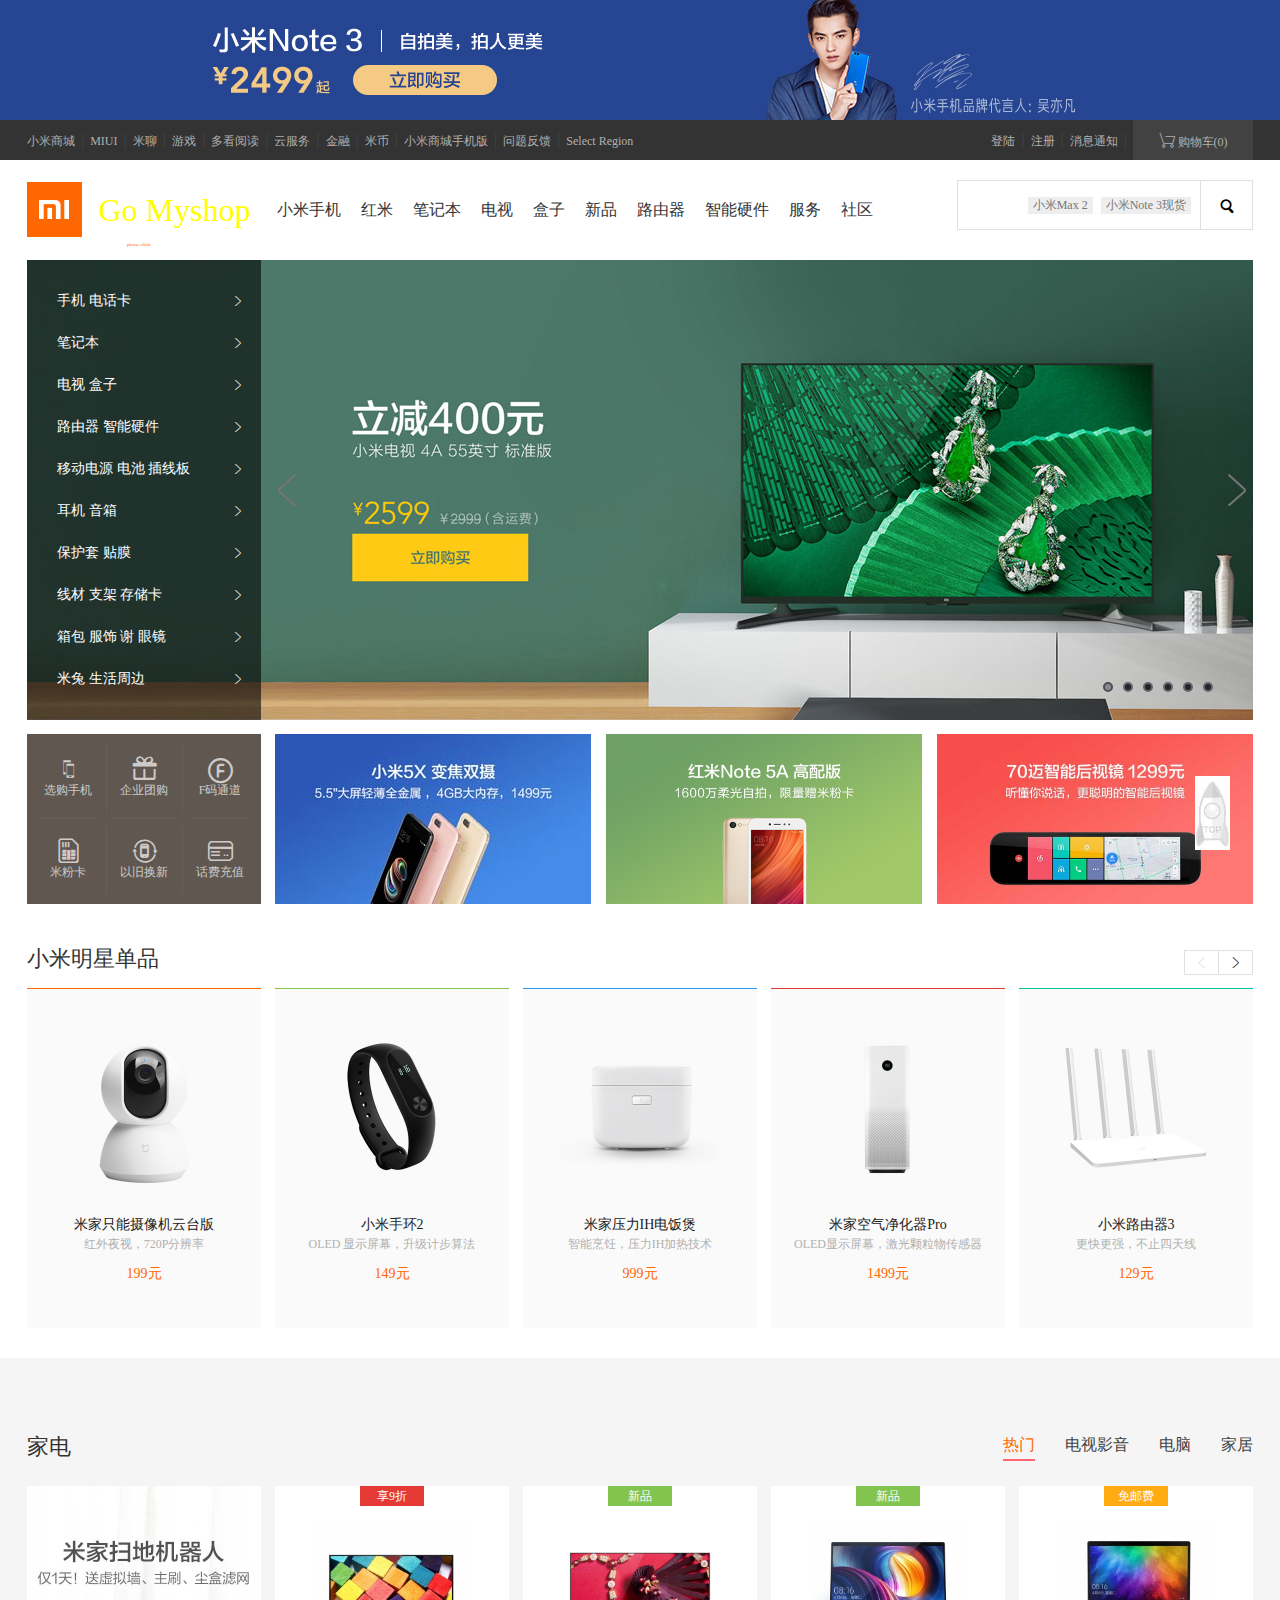
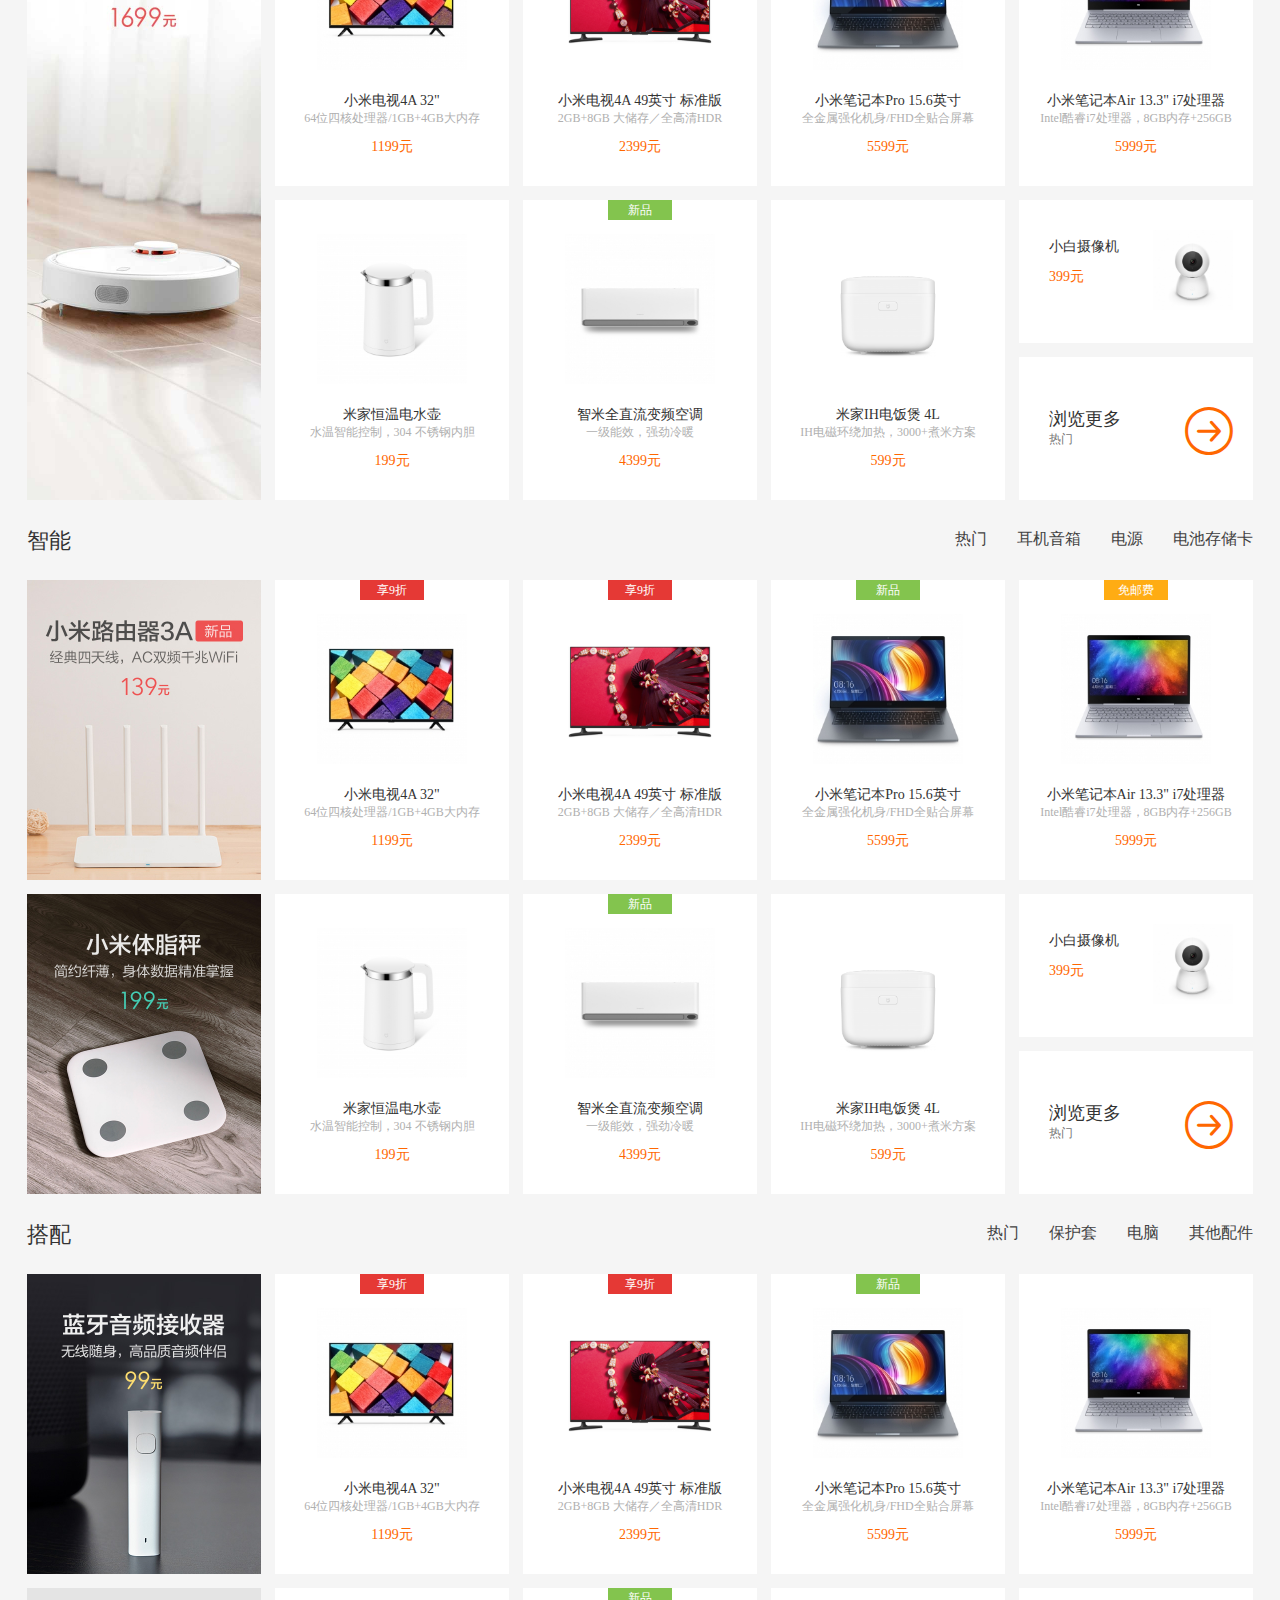
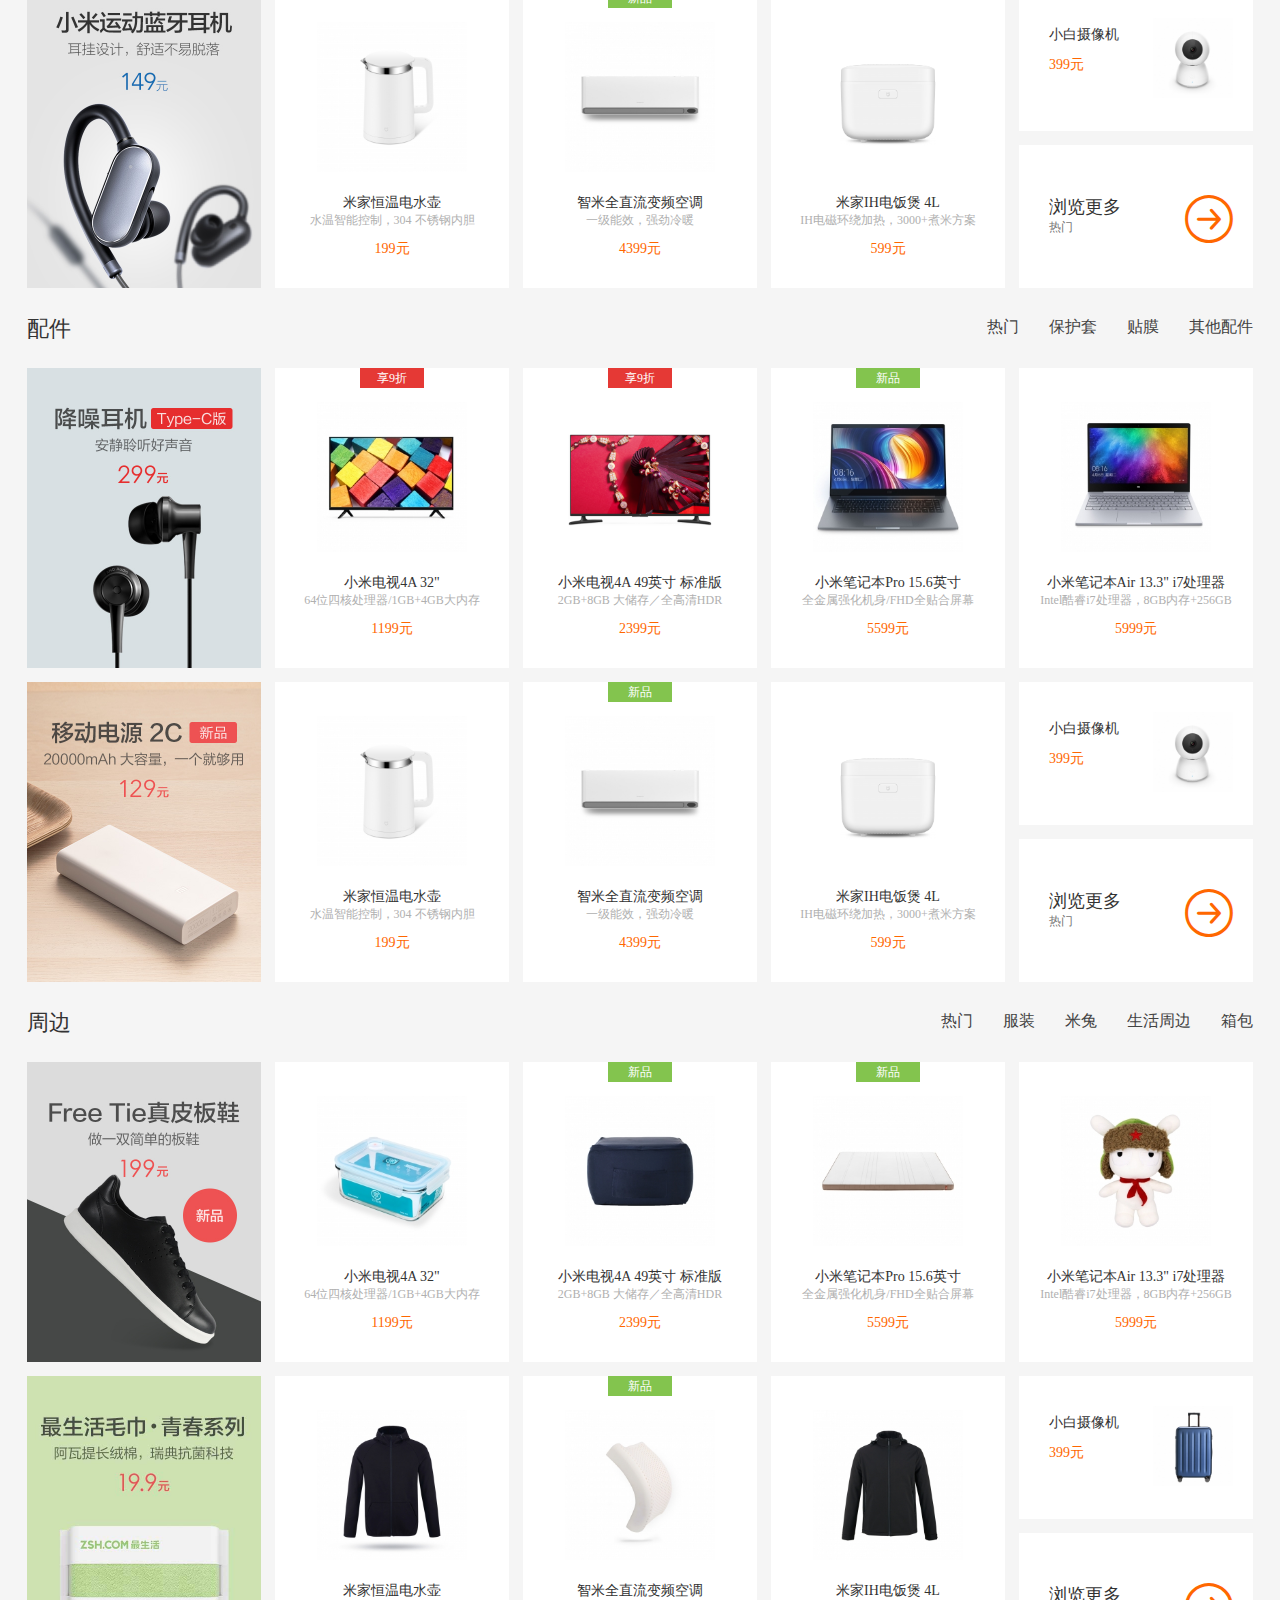
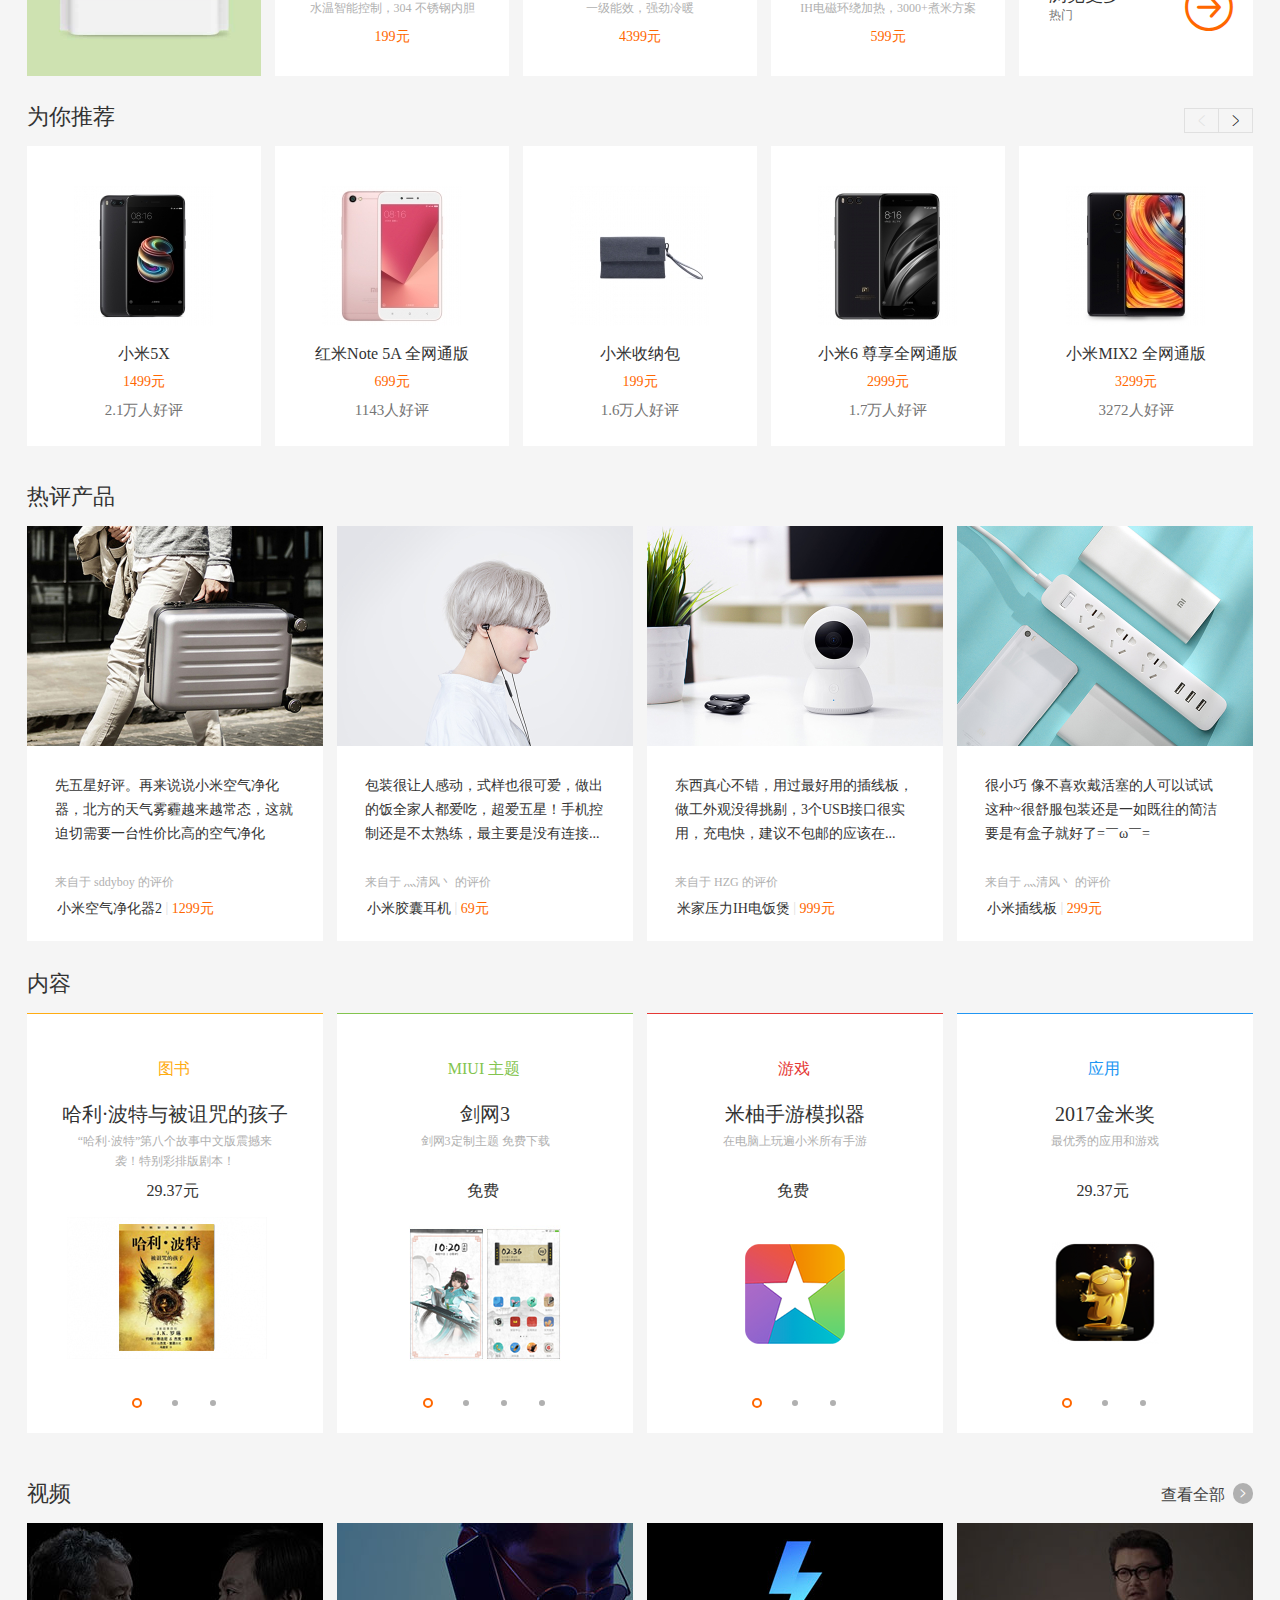
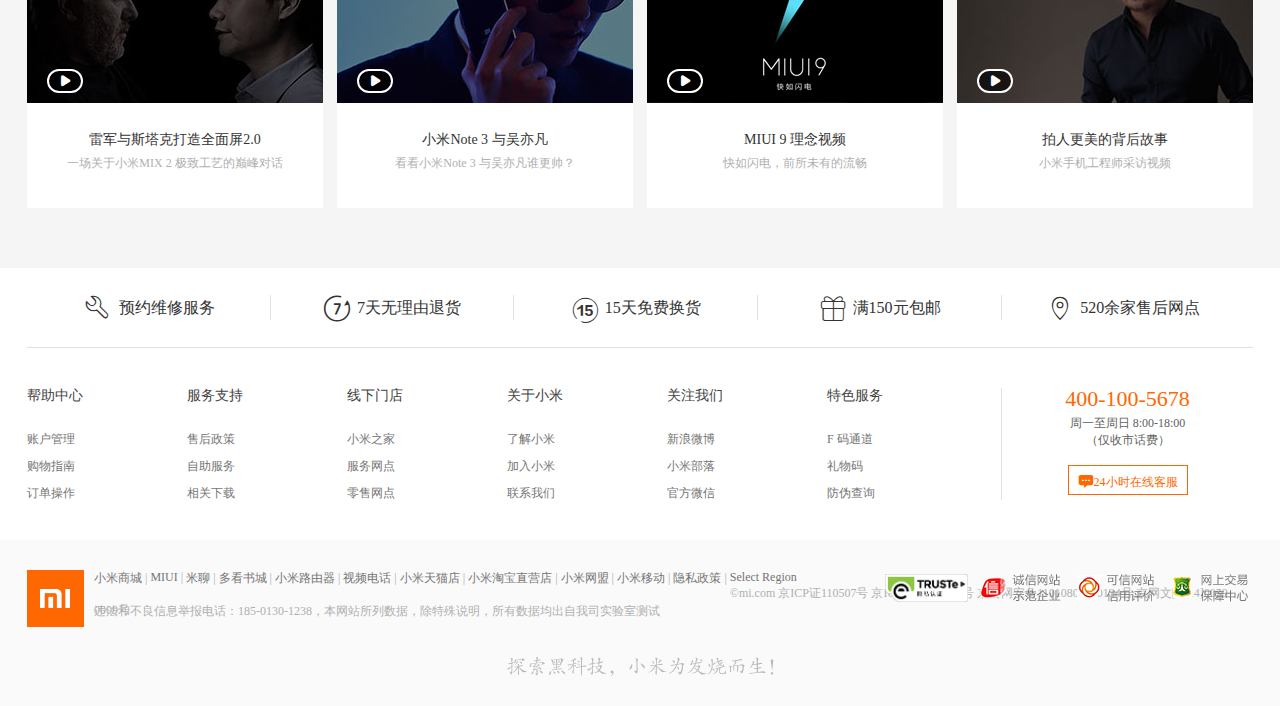
<file: index.html>
<!DOCTYPE html>
<html lang="en">
<head>
    <meta charset="UTF-8">
    <title>BY隋洪波</title>
    <link rel="stylesheet" href="css/iconfont.css">
    <link rel="stylesheet"href="css/style.css">
    <link rel="stylesheet"href="css/index.css">
</head>
<body style="min-width: 1226px;">
    <a href="javascript:;" id="go-top"></a>
    <div class="banner">
       <a href="#"></a>
   </div>
    <div class="nav">
           <div class="wrapper">
               <ul class="main-menu">
                   <li><a href="#">小米商城</a><span class="sep">|</span></li>
                   <li><a href="#">MIUI</a><span class="sep">|</span></li>
                   <li><a href="#">米聊</a><span class="sep">|</span></li>
                   <li><a href="#">游戏</a><span class="sep">|</span></li>
                   <li><a href="#">多看阅读</a><span class="sep">|</span></li>
                   <li><a href="#">云服务</a><span class="sep">|</span></li>
                   <li><a href="#">金融</a><span class="sep">|</span></li>
                   <li><a href="#">米币</a><span class="sep">|</span></li>
                   <li><a href="#">小米商城手机版</a><span class="sep">|</span></li>
                   <li><a href="#">问题反馈</a><span class="sep">|</span></li>
                   <li><a href="#">Select Region</a></li>
               </ul>
               <ul class="user-info">
                   <li><a href="#">登陆</a><span class="sep">|</span></li>
                   <li><a href="#">注册</a><span class="sep">|</span></li>
                   <li><a href="#">消息通知</a><span class="sep">|</span></li>
                   <li class="cart">
                       <a href="#"><i class="iconfont icon-cart"></i>&nbsp;购物车(0)</a>
                        <div class="cart-box"></div>
                   </li>
               </ul>
           </div>
   </div>
    <div class="header">
       <div class="wrapper">
           <a href="#" class="header-logo"></a>
           <a href="qingfeng_shop/index-two.html" class="myshop">
               Go Myshop
               <span id="myshop-span">please click</span>
           </a>
           <ul class="header-menu">
               <li class="menu-item">
                   <a href="javascript:;">小米手机</a>
                   <div class="sub-menu">
                       <ul>
                           <li>
                               <div class="flags">
                                   <span>新品</span>
                               </div>
                               <a href="#" class="p-img">
                                   <img src="img/mix2320-220.png" alt="" width="160" height="110" />
                               </a>
                               <p class="p-title">
                                   <a href="#">小米Mix 2</a>
                               </p>
                               <p class="p-price">3299起</p>
                               <span class="p-line"></span>
                           </li>
                           </li>
                           <li>
                               <div class="flags">
                                   <span>新品</span>
                               </div>
                               <a href="#" class="p-img">
                                   <img src="img/note2320x220.png" alt="" width="160" height="110"/>
                               </a>
                               <p class="p-title">
                                   <a href="#">小米Note 3</a>
                               </p>
                               <p class="p-price">2499起</p>
                               <span class="p-line"></span>
                           </li>
                           <li>
                               <div class="flags">

                               </div>
                               <a href="#" class="p-img">
                                   <img src="img/xm6-320.png" alt="" width="160" height="110"/>
                               </a>
                               <p class="p-title">
                                   <a href="#">小米6</a>
                               </p>
                               <p class="p-price">2499起</p>
                               <span class="p-line"></span>
                           </li>
                           <li>
                               <div class="flags">
                                   <span>享多重优惠</span>
                               </div>
                               <a href="#" class="p-img">
                                   <img src="img/max2_toubu.png" alt="" width="160" height="110"/>
                               </a>
                               <p class="p-title">
                                   <a href="#">小米Max 2</a>
                               </p>
                               <p class="p-price">1399起</p>
                               <span class="p-line"></span>
                           <li>
                               <div class="flags">
                                   <span>新品</span>
                               </div>
                               <a href="#" class="p-img">
                                   <img src="img/5x-2!160x110.jpg" alt="" width="160" height="110"/>
                               </a>
                               <p class="p-title">
                                   <a href="#">小米5X</a>
                               </p>
                               <p class="p-price">1299起</p>
                           <span class="p-line"></span>
                       </li>
                           <li>
                               <div class="flags">

                               </div>
                               <a href="#" class="p-img">
                                   <img src="img/xiaomiNOTE2-320-220!160x110.jpg" alt="" width="160" height="110"/>
                               </a>
                               <p class="p-title">
                                   <a href="#">小米Note 2</a>
                               </p>
                               <p class="p-price">2799起</p>
                           </li>
                       </ul>
                   </div>
               </li>
               <li class="menu-item">
                   <a href="javascript:;">红米</a>
                   <div class="sub-menu">
                       <ul>
                           <li>
                               <div class="flags">
                                   <span>新品</span>
                               </div>
                               <a href="#" class="p-img">
                                   <img src="img/5x-2!160x110.jpg" alt="" width="160" height="110" />
                               </a>
                               <p class="p-title">
                                   <a href="#">红米5A</a>
                               </p>
                               <p class="p-price">599起</p>
                               <span class="p-line"></span>
                           </li>
                           </li>
                           <li>
                               <div class="flags">
                                   <span>新品</span>
                               </div>
                               <a href="#" class="p-img">
                                   <img src="img/3205a.png" alt="" width="160" height="110"/>
                               </a>
                               <p class="p-title">
                                   <a href="#">红米Note 5A 标准版</a>
                               </p>
                               <p class="p-price">699起</p>
                               <span class="p-line"></span>
                           </li>
                           <li>
                               <div class="flags">
                                   <span>新品</span>
                               </div>
                               <a href="#" class="p-img">
                                   <img src="img/320-220-1.png" alt="" width="160" height="110"/>
                               </a>
                               <p class="p-title">
                                   <a href="#">红米Note 5A 高配版</a>
                               </p>
                               <p class="p-price">899起</p>
                               <span class="p-line"></span>
                           </li>
                           <li>
                               <div class="flags">
                                   <span>享免息</span>
                               </div>
                               <a href="#" class="p-img">
                                   <img src="img/hmn4xtb!160x110.jpg" alt="" width="160" height="110"/>
                               </a>
                               <p class="p-title">
                                   <a href="#">红米Note 4X</a>
                               </p>
                               <p class="p-price">999起</p>
                               <span class="p-line"></span>
                           <li>
                               <div class="flags">
                                   <span>享免息</span>
                               </div>
                               <a href="#" class="p-img">
                                   <img src="img/hmn4xtb!160x110.jpg" alt="" width="160" height="110"/>
                               </a>
                               <p class="p-title">
                                   <a href="#">红米4X</a>
                               </p>
                               <p class="p-price">699起</p>
                           </li>
                       </ul>
                   </div>
               </li>
               <li class="menu-item">
                   <a href="javascript:;">笔记本</a>
                   <div class="sub-menu">
                       <ul>
                           <li>
                               <div class="flags">

                               </div>
                               <a href="#" class="p-img">
                                   <img src="img/yibijiben32012.5!160x110.jpg" alt="" width="160" height="110" />
                               </a>
                               <p class="p-title">
                                   <a href="#">小米笔记本Air 12.5"</a>
                               </p>
                               <p class="p-price">3599起</p>
                               <span class="p-line"></span>
                           </li>
                           </li>
                           <li>
                               <div class="flags">

                               </div>
                               <a href="#" class="p-img">
                                   <img src="img/erbijiben320!160x110.jpg" alt="" width="160" height="110"/>
                               </a>
                               <p class="p-title">
                                   <a href="#">小米笔记本Air 13.3" 独显</a>
                               </p>
                               <p class="p-price">5199起</p>
                               <span class="p-line"></span>
                           </li>
                           <li>
                               <div class="flags">

                               </div>
                               <a href="#" class="p-img">
                                   <img src="img/erbijiben320!160x110.jpg" alt="" width="160" height="110"/>
                               </a>
                               <p class="p-title">
                                   <a href="#">小米笔记本Air 13.3" 集显</a>
                               </p>
                               <p class="p-price">4799起</p>
                               <span class="p-line"></span>
                           </li>
                           <li>
                               <div class="flags">
                                   <span>新品</span>
                               </div>
                               <a href="#" class="p-img">
                                   <img src="img/sanWechatIMG603.png" alt="" width="160" height="110"/>
                               </a>
                               <p class="p-title">
                                   <a href="#">小米笔记本Pro 15.6"</a>
                               </p>
                               <p class="p-price">5599起</p>
                       </ul>
                   </div>
               </li>
               <li class="menu-item">
                   <a href="javascript:;">电视</a>
                   <div class="sub-menu">
                       <ul>
                           <li>
                               <div class="flags">
                                   <span>超薄旗舰</span>
                               </div>
                               <a href="#" class="p-img">
                                   <img src="img/eryixmds_55.png" alt="" width="160" height="110" />
                               </a>
                               <p class="p-title">
                                   <a href="#">小米电视4 55英寸</a>
                               </p>
                               <p class="p-price">3999起</p>
                               <span class="p-line"></span>
                           </li>
                           </li>
                           <li>
                               <div class="flags">
                                   <span>超薄旗舰</span>
                               </div>
                               <a href="#" class="p-img">
                                   <img src="img/ererdianshi465.png" alt="" width="160" height="110"/>
                               </a>
                               <p class="p-title">
                                   <a href="#">小米电视4 65英寸</a>
                               </p>
                               <p class="p-price">8999起</p>
                               <span class="p-line"></span>
                           </li>
                           <li>
                               <div class="flags">
                                   <span>热卖</span>
                               </div>
                               <a href="#" class="p-img">
                                   <img src="img/ersandaohang.png" alt="" width="160" height="110"/>
                               </a>
                               <p class="p-title">
                                   <a href="#">小米电视4A 32英寸</a>
                               </p>
                               <p class="p-price">1099起</p>
                               <span class="p-line"></span>
                           </li>
                           <li>
                               <div class="flags">
                                   <span>热卖</span>
                               </div>
                               <a href="#" class="p-img">
                                   <img src="img/ersandaohang.png" alt="" width="160" height="110"/>
                               </a>
                               <p class="p-title">
                                   <a href="#">小米电视4A 43英寸</a>
                               </p>
                               <p class="p-price">1899起</p>
                               <span class="p-line"></span>
                           <li>
                               <div class="flags">
                                   <span>热卖</span>
                               </div>
                               <a href="#" class="p-img">
                                   <img src="img/erwu320_49.png" alt="" width="160" height="110"/>
                               </a>
                               <p class="p-title">
                                   <a href="#">小米电视4A 49英寸</a>
                               </p>
                               <p class="p-price">2099起</p>
                               <span class="p-line"></span>
                           </li>
                           <li>
                               <div class="flags">

                               </div>
                               <a href="#" class="p-img">
                                   <img src="img/erliu70dianshi.png" alt="" width="160" height="110"/>
                               </a>
                               <p class="p-title">
                                   <a href="#">查看全部</a>
                               </p>
                               <p class="p-title">
                                   <a href="#">小米电视</a>
                               </p>
                           </li>
                       </ul>
                   </div>
               </li>
               <li class="menu-item"><a href="#">盒子</a></li>
               <li class="menu-item"><a href="#">新品</a></li>
               <li class="menu-item"><a href="#">路由器</a></li>
               <li class="menu-item"><a href="#">智能硬件</a></li>
               <li class="menu-item"><a href="#">服务</a></li>
               <li class="menu-item"><a href="#">社区</a></li>
           </ul>
           <div class="search">
               <input id="search-click" class="search-txt" type="text" value="">
               <input class="search-btn" type="submit" value="">
               <i class="iconfont icon-icon"></i>
               <div class="search-hot-words">
                   <a href="#" class="hot-words">小米Max 2</a>
                   <a href="#" class="hot-words">小米Note 3现货</a>
               </div>
               <div id="search-box">
                   <ul>
                       <li>
                           <a href="#">
                               小米手机6
                               <span>约有24件</span>
                           </a>
                       </li>
                       <li>
                           <a href="#">
                               小米手机6
                               <span>约有24件</span>
                           </a>
                       </li>
                       <li>
                           <a href="#">
                               小米手机6
                               <span>约有24件</span>
                           </a>
                       </li>
                       <li>
                           <a href="#">
                               小米手机6
                               <span>约有24件</span>
                           </a>
                       </li>
                       <li>
                           <a href="#">
                               小米手机6
                               <span>约有24件</span>
                           </a>
                       </li>
                       <li>
                           <a href="#">
                               小米手机6
                               <span>约有24件</span>
                           </a>
                       </li>
                       <li>
                           <a href="#">
                               小米手机6
                               <span>约有24件</span>
                           </a>
                       </li>
                       <li>
                           <a href="#">
                               小米手机6
                               <span>约有24件</span>
                           </a>
                       </li>
                       <li>
                           <a href="#">
                               小米手机6
                               <span>约有24件</span>
                           </a>
                       </li>
                       <li>
                           <a href="#">
                               小米手机6
                               <span>约有24件</span>
                           </a>
                       </li>
                       <li>
                           <a href="#">
                               小米手机6
                               <span>约有24件</span>
                           </a>
                       </li>
                       <li>
                           <a href="#">
                               小米手机6
                               <span>约有24件</span>
                           </a>
                       </li>
                   </ul>
               </div>
           </div>
       </div>
   </div>
    <div class="slide-box wrapper">
           <div class="list">
               <ul>
                   <li class="list-item">
                       <a href="#">手机 电话卡<i class="iconfont icon-more icon-arrow"></i></a>
                       <div class="sub-list sub-list-3">
                           <ul>
                               <li>
                                   <a href="#" class="list-img-box">
                                       <img class="list-img" src="img/note3-80-2.png" alt="">
                                       <span class="list-title">小米Note 3</span>
                                   </a>
                                   <a href="#" class="buy-btn">选购</a>
                               </li>
                               <li>
                                   <a href="#" class="list-img-box">
                                       <img class="list-img" src="img/max2_80.jpg" alt="">
                                       <span class="list-title">小米Mix 2</span>
                                   </a>
                                   <a href="#" class="buy-btn">选购</a>
                               </li>
                               <li>
                                   <a href="#" class="list-img-box">
                                       <img class="list-img" src="img/xm6_80.png" alt="">
                                       <span class="list-title">小米6</span>
                                   </a>
                                   <a href="#" class="buy-btn">选购</a>
                               </li>
                               <li>
                                   <a href="#" class="list-img-box">
                                       <img class="list-img" src="img/xm5x80pc-5x.png" alt="">
                                       <span class="list-title">小米5X</span>
                                   </a>
                                   <a href="#" class="buy-btn">选购</a>
                               </li>
                               <li>
                                   <a href="#" class="list-img-box">
                                       <img class="list-img" src="img/max2_80.jpg" alt="">
                                       <span class="list-title">小米Max 2</span>
                                   </a>
                                   <a href="#" class="buy-btn">选购</a>
                               </li>
                               <li>
                                   <a href="#" class="list-img-box">
                                       <img class="list-img" src="img/5c_80.png" alt="">
                                       <span class="list-title">小米手机5c</span>
                                   </a>
                                   <a href="#" class="buy-btn">选购</a>
                               </li>
                           </ul>
                           <ul>
                               <li>
                                   <a href="#" class="list-img-box">
                                       <img class="list-img" src="img/note3-80-2.png" alt="">
                                       <span class="list-title">小米Note 2</span>
                                   </a>
                                   <a href="#" class="buy-btn">选购</a>
                               </li>
                               <li>
                                   <a href="#" class="list-img-box">
                                       <img class="list-img" src="img/note3-80-2.png" alt="">
                                       <span class="list-title">小米5s</span>
                                   </a>
                                   <a href="#" class="buy-btn">选购</a>
                               </li>
                               <li>
                                   <a href="#" class="list-img-box">
                                       <img class="list-img" src="img/note3-80-2.png" alt="">
                                       <span class="list-title">小米5s Plus</span>
                                   </a>
                                   <a href="#" class="buy-btn">选购</a>
                               </li>
                               <li>
                                   <a href="#" class="list-img-box">
                                       <img class="list-img" src="img/note3-80-2.png" alt="">
                                       <span class="list-title">红米5A</span>
                                   </a>
                                   <a href="#" class="buy-btn">选购</a>
                               </li>
                               <li>
                                   <a href="#" class="list-img-box">
                                       <img class="list-img" src="img/note3-80-2.png" alt="">
                                       <span class="list-title">红米Note 5A</span>
                                   </a>
                                   <a href="#" class="buy-btn">选购</a>
                               </li>
                               <li>
                                   <a href="#" class="list-img-box">
                                       <img class="list-img" src="img/note3-80-2.png" alt="">
                                       <span class="list-title">红米Note 4X</span>
                                   </a>
                                   <a href="#" class="buy-btn">选购</a>
                               </li>
                           </ul>
                           <ul>
                               <li>
                                   <a href="#" class="list-img-box">
                                       <img class="list-img" src="img/note3-80-2.png" alt="">
                                       <span class="list-title">红米4X</span>
                                   </a>
                                   <a href="#" class="buy-btn">选购</a>
                               </li>
                               <li>
                                   <a href="#" class="list-img-box">
                                       <img class="list-img" src="img/note3-80-2.png" alt="">
                                       <span class="list-title">红米4</span>
                                   </a>
                                   <a href="#" class="buy-btn">选购</a>
                               </li>
                               <li>
                                   <a href="#" class="list-img-box">
                                       <img class="list-img" src="img/note3-80-2.png" alt="">
                                       <span class="list-title">移动4G+专区</span>
                                   </a>
                               </li>
                               <li>
                                   <a href="#" class="list-img-box">
                                       <img class="list-img" src="img/note3-80-2.png" alt="">
                                       <span class="list-title">对比手机</span>
                                   </a>
                               </li>
                               <li>
                                   <a href="#" class="list-img-box">
                                       <img class="list-img" src="img/note3-80-2.png" alt="">
                                       <span class="list-title">米粉卡 日租卡</span>
                                   </a>
                               </li>
                               <li>
                                   <a href="#" class="list-img-box">
                                       <img class="list-img" src="img/note3-80-2.png" alt="">
                                       <span class="list-title">小米移动 电话卡</span>
                                   </a>
                               </li>
                           </ul>
                       </div>
                   </li>
                   <li class="list-item">
                       <a href="#">笔记本<i class="iconfont icon-more icon-arrow"></i></a>
                       <div class="sub-list sub-list-3">
                           <ul>
                               <li>
                                   <a href="#" class="list-img-box">
                                       <img class="list-img" src="img/note3-80-2.png" alt="">
                                       <span class="list-title">小米Note 3</span>
                                   </a>
                                   <a href="#" class="buy-btn">选购</a>
                               </li>
                               <li>
                                   <a href="#" class="list-img-box">
                                       <img class="list-img" src="img/max2_80.jpg" alt="">
                                       <span class="list-title">小米Mix 2</span>
                                   </a>
                                   <a href="#" class="buy-btn">选购</a>
                               </li>
                               <li>
                                   <a href="#" class="list-img-box">
                                       <img class="list-img" src="img/xm6_80.png" alt="">
                                       <span class="list-title">小米6</span>
                                   </a>
                                   <a href="#" class="buy-btn">选购</a>
                               </li>
                               <li>
                                   <a href="#" class="list-img-box">
                                       <img class="list-img" src="img/xm5x80pc-5x.png" alt="">
                                       <span class="list-title">小米5X</span>
                                   </a>
                                   <a href="#" class="buy-btn">选购</a>
                               </li>
                               <li>
                                   <a href="#" class="list-img-box">
                                       <img class="list-img" src="img/max2_80.jpg" alt="">
                                       <span class="list-title">小米Max 2</span>
                                   </a>
                                   <a href="#" class="buy-btn">选购</a>
                               </li>
                               <li>
                                   <a href="#" class="list-img-box">
                                       <img class="list-img" src="img/5c_80.png" alt="">
                                       <span class="list-title">小米手机5c</span>
                                   </a>
                                   <a href="#" class="buy-btn">选购</a>
                               </li>
                           </ul>
                           <ul>
                               <li>
                                   <a href="#" class="list-img-box">
                                       <img class="list-img" src="img/note3-80-2.png" alt="">
                                       <span class="list-title">小米Note 2</span>
                                   </a>
                                   <a href="#" class="buy-btn">选购</a>
                               </li>
                               <li>
                                   <a href="#" class="list-img-box">
                                       <img class="list-img" src="img/note3-80-2.png" alt="">
                                       <span class="list-title">小米5s</span>
                                   </a>
                                   <a href="#" class="buy-btn">选购</a>
                               </li>
                               <li>
                                   <a href="#" class="list-img-box">
                                       <img class="list-img" src="img/note3-80-2.png" alt="">
                                       <span class="list-title">小米5s Plus</span>
                                   </a>
                                   <a href="#" class="buy-btn">选购</a>
                               </li>
                               <li>
                                   <a href="#" class="list-img-box">
                                       <img class="list-img" src="img/note3-80-2.png" alt="">
                                       <span class="list-title">红米5A</span>
                                   </a>
                                   <a href="#" class="buy-btn">选购</a>
                               </li>
                               <li>
                                   <a href="#" class="list-img-box">
                                       <img class="list-img" src="img/note3-80-2.png" alt="">
                                       <span class="list-title">红米Note 5A</span>
                                   </a>
                                   <a href="#" class="buy-btn">选购</a>
                               </li>
                               <li>
                                   <a href="#" class="list-img-box">
                                       <img class="list-img" src="img/note3-80-2.png" alt="">
                                       <span class="list-title">红米Note 4X</span>
                                   </a>
                                   <a href="#" class="buy-btn">选购</a>
                               </li>
                           </ul>
                           <ul>
                               <li>
                                   <a href="#" class="list-img-box">
                                       <img class="list-img" src="img/note3-80-2.png" alt="">
                                       <span class="list-title">红米4X</span>
                                   </a>
                                   <a href="#" class="buy-btn">选购</a>
                               </li>
                               <li>
                                   <a href="#" class="list-img-box">
                                       <img class="list-img" src="img/note3-80-2.png" alt="">
                                       <span class="list-title">红米4</span>
                                   </a>
                                   <a href="#" class="buy-btn">选购</a>
                               </li>
                               <li>
                                   <a href="#" class="list-img-box">
                                       <img class="list-img" src="img/note3-80-2.png" alt="">
                                       <span class="list-title">移动4G+专区</span>
                                   </a>
                               </li>
                               <li>
                                   <a href="#" class="list-img-box">
                                       <img class="list-img" src="img/note3-80-2.png" alt="">
                                       <span class="list-title">对比手机</span>
                                   </a>
                               </li>
                               <li>
                                   <a href="#" class="list-img-box">
                                       <img class="list-img" src="img/note3-80-2.png" alt="">
                                       <span class="list-title">米粉卡 日租卡</span>
                                   </a>
                               </li>
                               <li>
                                   <a href="#" class="list-img-box">
                                       <img class="list-img" src="img/note3-80-2.png" alt="">
                                       <span class="list-title">小米移动 电话卡</span>
                                   </a>
                               </li>
                           </ul>
                       </div>
                   </li>
                   <li class="list-item">
                       <a href="#">电视 盒子<i class="iconfont icon-more icon-arrow"></i></a>
                       <div class="sub-list sub-list-3">
                           <ul>
                               <li>
                                   <a href="#" class="list-img-box">
                                       <img class="list-img" src="img/note3-80-2.png" alt="">
                                       <span class="list-title">小米Note 3</span>
                                   </a>
                                   <a href="#" class="buy-btn">选购</a>
                               </li>
                               <li>
                                   <a href="#" class="list-img-box">
                                       <img class="list-img" src="img/max2_80.jpg" alt="">
                                       <span class="list-title">小米Mix 2</span>
                                   </a>
                                   <a href="#" class="buy-btn">选购</a>
                               </li>
                               <li>
                                   <a href="#" class="list-img-box">
                                       <img class="list-img" src="img/xm6_80.png" alt="">
                                       <span class="list-title">小米6</span>
                                   </a>
                                   <a href="#" class="buy-btn">选购</a>
                               </li>
                               <li>
                                   <a href="#" class="list-img-box">
                                       <img class="list-img" src="img/xm5x80pc-5x.png" alt="">
                                       <span class="list-title">小米5X</span>
                                   </a>
                                   <a href="#" class="buy-btn">选购</a>
                               </li>
                               <li>
                                   <a href="#" class="list-img-box">
                                       <img class="list-img" src="img/max2_80.jpg" alt="">
                                       <span class="list-title">小米Max 2</span>
                                   </a>
                                   <a href="#" class="buy-btn">选购</a>
                               </li>
                               <li>
                                   <a href="#" class="list-img-box">
                                       <img class="list-img" src="img/5c_80.png" alt="">
                                       <span class="list-title">小米手机5c</span>
                                   </a>
                                   <a href="#" class="buy-btn">选购</a>
                               </li>
                           </ul>
                           <ul>
                               <li>
                                   <a href="#" class="list-img-box">
                                       <img class="list-img" src="img/note3-80-2.png" alt="">
                                       <span class="list-title">小米Note 2</span>
                                   </a>
                                   <a href="#" class="buy-btn">选购</a>
                               </li>
                               <li>
                                   <a href="#" class="list-img-box">
                                       <img class="list-img" src="img/note3-80-2.png" alt="">
                                       <span class="list-title">小米5s</span>
                                   </a>
                                   <a href="#" class="buy-btn">选购</a>
                               </li>
                               <li>
                                   <a href="#" class="list-img-box">
                                       <img class="list-img" src="img/note3-80-2.png" alt="">
                                       <span class="list-title">小米5s Plus</span>
                                   </a>
                                   <a href="#" class="buy-btn">选购</a>
                               </li>
                               <li>
                                   <a href="#" class="list-img-box">
                                       <img class="list-img" src="img/note3-80-2.png" alt="">
                                       <span class="list-title">红米5A</span>
                                   </a>
                                   <a href="#" class="buy-btn">选购</a>
                               </li>
                               <li>
                                   <a href="#" class="list-img-box">
                                       <img class="list-img" src="img/note3-80-2.png" alt="">
                                       <span class="list-title">红米Note 5A</span>
                                   </a>
                                   <a href="#" class="buy-btn">选购</a>
                               </li>
                               <li>
                                   <a href="#" class="list-img-box">
                                       <img class="list-img" src="img/note3-80-2.png" alt="">
                                       <span class="list-title">红米Note 4X</span>
                                   </a>
                                   <a href="#" class="buy-btn">选购</a>
                               </li>
                           </ul>
                           <ul>
                               <li>
                                   <a href="#" class="list-img-box">
                                       <img class="list-img" src="img/note3-80-2.png" alt="">
                                       <span class="list-title">红米4X</span>
                                   </a>
                                   <a href="#" class="buy-btn">选购</a>
                               </li>
                               <li>
                                   <a href="#" class="list-img-box">
                                       <img class="list-img" src="img/note3-80-2.png" alt="">
                                       <span class="list-title">红米4</span>
                                   </a>
                                   <a href="#" class="buy-btn">选购</a>
                               </li>
                               <li>
                                   <a href="#" class="list-img-box">
                                       <img class="list-img" src="img/note3-80-2.png" alt="">
                                       <span class="list-title">移动4G+专区</span>
                                   </a>
                               </li>
                               <li>
                                   <a href="#" class="list-img-box">
                                       <img class="list-img" src="img/note3-80-2.png" alt="">
                                       <span class="list-title">对比手机</span>
                                   </a>
                               </li>
                               <li>
                                   <a href="#" class="list-img-box">
                                       <img class="list-img" src="img/note3-80-2.png" alt="">
                                       <span class="list-title">米粉卡 日租卡</span>
                                   </a>
                               </li>
                               <li>
                                   <a href="#" class="list-img-box">
                                       <img class="list-img" src="img/note3-80-2.png" alt="">
                                       <span class="list-title">小米移动 电话卡</span>
                                   </a>
                               </li>
                           </ul>
                       </div>
                   </li>
                   <li class="list-item">
                       <a href="#">路由器 智能硬件<i class="iconfont icon-more icon-arrow"></i></a>
                       <div class="sub-list sub-list-4">
                           <ul>
                               <li>
                                   <a href="#" class="list-img-box">
                                       <img class="list-img" src="img/note3-80-2.png" alt="">
                                       <span class="list-title">小米Note 3</span>
                                   </a>
                                   <a href="#" class="buy-btn">选购</a>
                               </li>
                               <li>
                                   <a href="#" class="list-img-box">
                                       <img class="list-img" src="img/max2_80.jpg" alt="">
                                       <span class="list-title">小米Mix 2</span>
                                   </a>
                                   <a href="#" class="buy-btn">选购</a>
                               </li>
                               <li>
                                   <a href="#" class="list-img-box">
                                       <img class="list-img" src="img/xm6_80.png" alt="">
                                       <span class="list-title">小米6</span>
                                   </a>
                                   <a href="#" class="buy-btn">选购</a>
                               </li>
                               <li>
                                   <a href="#" class="list-img-box">
                                       <img class="list-img" src="img/xm5x80pc-5x.png" alt="">
                                       <span class="list-title">小米5X</span>
                                   </a>
                                   <a href="#" class="buy-btn">选购</a>
                               </li>
                               <li>
                                   <a href="#" class="list-img-box">
                                       <img class="list-img" src="img/max2_80.jpg" alt="">
                                       <span class="list-title">小米Max 2</span>
                                   </a>
                                   <a href="#" class="buy-btn">选购</a>
                               </li>
                               <li>
                                   <a href="#" class="list-img-box">
                                       <img class="list-img" src="img/5c_80.png" alt="">
                                       <span class="list-title">小米手机5c</span>
                                   </a>
                                   <a href="#" class="buy-btn">选购</a>
                               </li>
                           </ul>
                           <ul>
                               <li>
                                   <a href="#" class="list-img-box">
                                       <img class="list-img" src="img/note3-80-2.png" alt="">
                                       <span class="list-title">小米Note 2</span>
                                   </a>
                                   <a href="#" class="buy-btn">选购</a>
                               </li>
                               <li>
                                   <a href="#" class="list-img-box">
                                       <img class="list-img" src="img/note3-80-2.png" alt="">
                                       <span class="list-title">小米5s</span>
                                   </a>
                                   <a href="#" class="buy-btn">选购</a>
                               </li>
                               <li>
                                   <a href="#" class="list-img-box">
                                       <img class="list-img" src="img/note3-80-2.png" alt="">
                                       <span class="list-title">小米5s Plus</span>
                                   </a>
                                   <a href="#" class="buy-btn">选购</a>
                               </li>
                               <li>
                                   <a href="#" class="list-img-box">
                                       <img class="list-img" src="img/note3-80-2.png" alt="">
                                       <span class="list-title">红米5A</span>
                                   </a>
                                   <a href="#" class="buy-btn">选购</a>
                               </li>
                               <li>
                                   <a href="#" class="list-img-box">
                                       <img class="list-img" src="img/note3-80-2.png" alt="">
                                       <span class="list-title">红米Note 5A</span>
                                   </a>
                                   <a href="#" class="buy-btn">选购</a>
                               </li>
                               <li>
                                   <a href="#" class="list-img-box">
                                       <img class="list-img" src="img/note3-80-2.png" alt="">
                                       <span class="list-title">红米Note 4X</span>
                                   </a>
                                   <a href="#" class="buy-btn">选购</a>
                               </li>
                           </ul>
                           <ul>
                               <li>
                                   <a href="#" class="list-img-box">
                                       <img class="list-img" src="img/note3-80-2.png" alt="">
                                       <span class="list-title">红米4X</span>
                                   </a>
                                   <a href="#" class="buy-btn">选购</a>
                               </li>
                               <li>
                                   <a href="#" class="list-img-box">
                                       <img class="list-img" src="img/note3-80-2.png" alt="">
                                       <span class="list-title">红米4</span>
                                   </a>
                                   <a href="#" class="buy-btn">选购</a>
                               </li>
                               <li>
                                   <a href="#" class="list-img-box">
                                       <img class="list-img" src="img/note3-80-2.png" alt="">
                                       <span class="list-title">移动4G+专区</span>
                                   </a>
                               </li>
                               <li>
                                   <a href="#" class="list-img-box">
                                       <img class="list-img" src="img/note3-80-2.png" alt="">
                                       <span class="list-title">对比手机</span>
                                   </a>
                               </li>
                               <li>
                                   <a href="#" class="list-img-box">
                                       <img class="list-img" src="img/note3-80-2.png" alt="">
                                       <span class="list-title">米粉卡 日租卡</span>
                                   </a>
                               </li>
                               <li>
                                   <a href="#" class="list-img-box">
                                       <img class="list-img" src="img/note3-80-2.png" alt="">
                                       <span class="list-title">小米移动 电话卡</span>
                                   </a>
                               </li>
                           </ul>
                           <ul>
                               <li>
                                   <a href="#" class="list-img-box">
                                       <img class="list-img" src="img/note3-80-2.png" alt="">
                                       <span class="list-title">红米4X</span>
                                   </a>
                                   <a href="#" class="buy-btn">选购</a>
                               </li>
                               <li>
                                   <a href="#" class="list-img-box">
                                       <img class="list-img" src="img/note3-80-2.png" alt="">
                                       <span class="list-title">红米4</span>
                                   </a>
                                   <a href="#" class="buy-btn">选购</a>
                               </li>
                               <li>
                                   <a href="#" class="list-img-box">
                                       <img class="list-img" src="img/note3-80-2.png" alt="">
                                       <span class="list-title">移动4G+专区</span>
                                   </a>
                               </li>
                               <li>
                                   <a href="#" class="list-img-box">
                                       <img class="list-img" src="img/note3-80-2.png" alt="">
                                       <span class="list-title">对比手机</span>
                                   </a>
                               </li>
                               <li>
                                   <a href="#" class="list-img-box">
                                       <img class="list-img" src="img/note3-80-2.png" alt="">
                                       <span class="list-title">米粉卡 日租卡</span>
                                   </a>
                               </li>
                               <li>
                                   <a href="#" class="list-img-box">
                                       <img class="list-img" src="img/note3-80-2.png" alt="">
                                       <span class="list-title">小米移动 电话卡</span>
                                   </a>
                               </li>
                           </ul>
                       </div>
                   </li>
                   <li class="list-item">
                       <a href="#">移动电源 电池 插线板<i class="iconfont icon-more icon-arrow"></i></a>
                       <div class="sub-list sub-list-2">
                           <ul>
                               <li>
                                   <a href="#" class="list-img-box">
                                       <img class="list-img" src="img/note3-80-2.png" alt="">
                                       <span class="list-title">小米Note 3</span>
                                   </a>
                                   <a href="#" class="buy-btn">选购</a>
                               </li>
                               <li>
                                   <a href="#" class="list-img-box">
                                       <img class="list-img" src="img/max2_80.jpg" alt="">
                                       <span class="list-title">小米Mix 2</span>
                                   </a>
                                   <a href="#" class="buy-btn">选购</a>
                               </li>
                               <li>
                                   <a href="#" class="list-img-box">
                                       <img class="list-img" src="img/xm6_80.png" alt="">
                                       <span class="list-title">小米6</span>
                                   </a>
                                   <a href="#" class="buy-btn">选购</a>
                               </li>
                               <li>
                                   <a href="#" class="list-img-box">
                                       <img class="list-img" src="img/xm5x80pc-5x.png" alt="">
                                       <span class="list-title">小米5X</span>
                                   </a>
                                   <a href="#" class="buy-btn">选购</a>
                               </li>
                               <li>
                                   <a href="#" class="list-img-box">
                                       <img class="list-img" src="img/max2_80.jpg" alt="">
                                       <span class="list-title">小米Max 2</span>
                                   </a>
                                   <a href="#" class="buy-btn">选购</a>
                               </li>
                               <li>
                                   <a href="#" class="list-img-box">
                                       <img class="list-img" src="img/5c_80.png" alt="">
                                       <span class="list-title">小米手机5c</span>
                                   </a>
                                   <a href="#" class="buy-btn">选购</a>
                               </li>
                           </ul>
                           <ul>
                               <li>
                                   <a href="#" class="list-img-box">
                                       <img class="list-img" src="img/note3-80-2.png" alt="">
                                       <span class="list-title">小米Note 2</span>
                                   </a>
                                   <a href="#" class="buy-btn">选购</a>
                               </li>
                               <li>
                                   <a href="#" class="list-img-box">
                                       <img class="list-img" src="img/note3-80-2.png" alt="">
                                       <span class="list-title">小米5s</span>
                                   </a>
                                   <a href="#" class="buy-btn">选购</a>
                               </li>
                               <li>
                                   <a href="#" class="list-img-box">
                                       <img class="list-img" src="img/note3-80-2.png" alt="">
                                       <span class="list-title">小米5s Plus</span>
                                   </a>
                                   <a href="#" class="buy-btn">选购</a>
                               </li>
                               <li>
                                   <a href="#" class="list-img-box">
                                       <img class="list-img" src="img/note3-80-2.png" alt="">
                                       <span class="list-title">红米5A</span>
                                   </a>
                                   <a href="#" class="buy-btn">选购</a>
                               </li>
                               <li>
                                   <a href="#" class="list-img-box">
                                       <img class="list-img" src="img/note3-80-2.png" alt="">
                                       <span class="list-title">红米Note 5A</span>
                                   </a>
                                   <a href="#" class="buy-btn">选购</a>
                               </li>
                               <li>
                                   <a href="#" class="list-img-box">
                                       <img class="list-img" src="img/note3-80-2.png" alt="">
                                       <span class="list-title">红米Note 4X</span>
                                   </a>
                                   <a href="#" class="buy-btn">选购</a>
                               </li>
                           </ul>
                       </div>
                   </li>
                   <li class="list-item">
                       <a href="#">耳机 音箱<i class="iconfont icon-more icon-arrow"></i></a>
                       <div class="sub-list sub-list-4">
                           <ul>
                               <li>
                                   <a href="#" class="list-img-box">
                                       <img class="list-img" src="img/note3-80-2.png" alt="">
                                       <span class="list-title">小米Note 3</span>
                                   </a>
                                   <a href="#" class="buy-btn">选购</a>
                               </li>
                               <li>
                                   <a href="#" class="list-img-box">
                                       <img class="list-img" src="img/max2_80.jpg" alt="">
                                       <span class="list-title">小米Mix 2</span>
                                   </a>
                                   <a href="#" class="buy-btn">选购</a>
                               </li>
                               <li>
                                   <a href="#" class="list-img-box">
                                       <img class="list-img" src="img/xm6_80.png" alt="">
                                       <span class="list-title">小米6</span>
                                   </a>
                                   <a href="#" class="buy-btn">选购</a>
                               </li>
                               <li>
                                   <a href="#" class="list-img-box">
                                       <img class="list-img" src="img/xm5x80pc-5x.png" alt="">
                                       <span class="list-title">小米5X</span>
                                   </a>
                                   <a href="#" class="buy-btn">选购</a>
                               </li>
                               <li>
                                   <a href="#" class="list-img-box">
                                       <img class="list-img" src="img/max2_80.jpg" alt="">
                                       <span class="list-title">小米Max 2</span>
                                   </a>
                                   <a href="#" class="buy-btn">选购</a>
                               </li>
                               <li>
                                   <a href="#" class="list-img-box">
                                       <img class="list-img" src="img/5c_80.png" alt="">
                                       <span class="list-title">小米手机5c</span>
                                   </a>
                                   <a href="#" class="buy-btn">选购</a>
                               </li>
                           </ul>
                           <ul>
                               <li>
                                   <a href="#" class="list-img-box">
                                       <img class="list-img" src="img/note3-80-2.png" alt="">
                                       <span class="list-title">小米Note 2</span>
                                   </a>
                                   <a href="#" class="buy-btn">选购</a>
                               </li>
                               <li>
                                   <a href="#" class="list-img-box">
                                       <img class="list-img" src="img/note3-80-2.png" alt="">
                                       <span class="list-title">小米5s</span>
                                   </a>
                                   <a href="#" class="buy-btn">选购</a>
                               </li>
                               <li>
                                   <a href="#" class="list-img-box">
                                       <img class="list-img" src="img/note3-80-2.png" alt="">
                                       <span class="list-title">小米5s Plus</span>
                                   </a>
                                   <a href="#" class="buy-btn">选购</a>
                               </li>
                               <li>
                                   <a href="#" class="list-img-box">
                                       <img class="list-img" src="img/note3-80-2.png" alt="">
                                       <span class="list-title">红米5A</span>
                                   </a>
                                   <a href="#" class="buy-btn">选购</a>
                               </li>
                               <li>
                                   <a href="#" class="list-img-box">
                                       <img class="list-img" src="img/note3-80-2.png" alt="">
                                       <span class="list-title">红米Note 5A</span>
                                   </a>
                                   <a href="#" class="buy-btn">选购</a>
                               </li>
                               <li>
                                   <a href="#" class="list-img-box">
                                       <img class="list-img" src="img/note3-80-2.png" alt="">
                                       <span class="list-title">红米Note 4X</span>
                                   </a>
                                   <a href="#" class="buy-btn">选购</a>
                               </li>
                           </ul>
                           <ul>
                               <li>
                                   <a href="#" class="list-img-box">
                                       <img class="list-img" src="img/note3-80-2.png" alt="">
                                       <span class="list-title">红米4X</span>
                                   </a>
                                   <a href="#" class="buy-btn">选购</a>
                               </li>
                               <li>
                                   <a href="#" class="list-img-box">
                                       <img class="list-img" src="img/note3-80-2.png" alt="">
                                       <span class="list-title">红米4</span>
                                   </a>
                                   <a href="#" class="buy-btn">选购</a>
                               </li>
                               <li>
                                   <a href="#" class="list-img-box">
                                       <img class="list-img" src="img/note3-80-2.png" alt="">
                                       <span class="list-title">移动4G+专区</span>
                                   </a>
                               </li>
                               <li>
                                   <a href="#" class="list-img-box">
                                       <img class="list-img" src="img/note3-80-2.png" alt="">
                                       <span class="list-title">对比手机</span>
                                   </a>
                               </li>
                               <li>
                                   <a href="#" class="list-img-box">
                                       <img class="list-img" src="img/note3-80-2.png" alt="">
                                       <span class="list-title">米粉卡 日租卡</span>
                                   </a>
                               </li>
                               <li>
                                   <a href="#" class="list-img-box">
                                       <img class="list-img" src="img/note3-80-2.png" alt="">
                                       <span class="list-title">小米移动 电话卡</span>
                                   </a>
                               </li>
                           </ul>
                           <ul>
                               <li>
                                   <a href="#" class="list-img-box">
                                       <img class="list-img" src="img/note3-80-2.png" alt="">
                                       <span class="list-title">红米4X</span>
                                   </a>
                                   <a href="#" class="buy-btn">选购</a>
                               </li>
                               <li>
                                   <a href="#" class="list-img-box">
                                       <img class="list-img" src="img/note3-80-2.png" alt="">
                                       <span class="list-title">红米4</span>
                                   </a>
                                   <a href="#" class="buy-btn">选购</a>
                               </li>
                               <li>
                                   <a href="#" class="list-img-box">
                                       <img class="list-img" src="img/note3-80-2.png" alt="">
                                       <span class="list-title">移动4G+专区</span>
                                   </a>
                               </li>
                               <li>
                                   <a href="#" class="list-img-box">
                                       <img class="list-img" src="img/note3-80-2.png" alt="">
                                       <span class="list-title">对比手机</span>
                                   </a>
                               </li>
                               <li>
                                   <a href="#" class="list-img-box">
                                       <img class="list-img" src="img/note3-80-2.png" alt="">
                                       <span class="list-title">米粉卡 日租卡</span>
                                   </a>
                               </li>
                               <li>
                                   <a href="#" class="list-img-box">
                                       <img class="list-img" src="img/note3-80-2.png" alt="">
                                       <span class="list-title">小米移动 电话卡</span>
                                   </a>
                               </li>
                           </ul>
                       </div>
                   </li>
                   <li class="list-item">
                       <a href="#">保护套 贴膜<i class="iconfont icon-more icon-arrow"></i></a>
                       <div class="sub-list sub-list-1">
                           <ul>
                               <li>
                                   <a href="#" class="list-img-box">
                                       <img class="list-img" src="img/note3-80-2.png" alt="">
                                       <span class="list-title">小米Note 3</span>
                                   </a>
                                   <a href="#" class="buy-btn">选购</a>
                               </li>
                               <li>
                                   <a href="#" class="list-img-box">
                                       <img class="list-img" src="img/max2_80.jpg" alt="">
                                       <span class="list-title">小米Mix 2</span>
                                   </a>
                                   <a href="#" class="buy-btn">选购</a>
                               </li>
                               <li>
                                   <a href="#" class="list-img-box">
                                       <img class="list-img" src="img/xm6_80.png" alt="">
                                       <span class="list-title">小米6</span>
                                   </a>
                                   <a href="#" class="buy-btn">选购</a>
                               </li>
                               <li>
                                   <a href="#" class="list-img-box">
                                       <img class="list-img" src="img/xm5x80pc-5x.png" alt="">
                                       <span class="list-title">小米5X</span>
                                   </a>
                                   <a href="#" class="buy-btn">选购</a>
                               </li>
                               <li>
                                   <a href="#" class="list-img-box">
                                       <img class="list-img" src="img/max2_80.jpg" alt="">
                                       <span class="list-title">小米Max 2</span>
                                   </a>
                                   <a href="#" class="buy-btn">选购</a>
                               </li>
                               <li>
                                   <a href="#" class="list-img-box">
                                       <img class="list-img" src="img/5c_80.png" alt="">
                                       <span class="list-title">小米手机5c</span>
                                   </a>
                                   <a href="#" class="buy-btn">选购</a>
                               </li>
                           </ul>
                       </div>
                   </li>
                   <li class="list-item">
                       <a href="#">线材 支架 存储卡<i class="iconfont icon-more icon-arrow"></i></a>
                       <div class="sub-list sub-list-1">
                           <ul>
                               <li>
                                   <a href="#" class="list-img-box">
                                       <img class="list-img" src="img/note3-80-2.png" alt="">
                                       <span class="list-title">小米Note 3</span>
                                   </a>
                                   <a href="#" class="buy-btn">选购</a>
                               </li>
                               <li>
                                   <a href="#" class="list-img-box">
                                       <img class="list-img" src="img/max2_80.jpg" alt="">
                                       <span class="list-title">小米Mix 2</span>
                                   </a>
                                   <a href="#" class="buy-btn">选购</a>
                               </li>
                               <li>
                                   <a href="#" class="list-img-box">
                                       <img class="list-img" src="img/xm6_80.png" alt="">
                                       <span class="list-title">小米6</span>
                                   </a>
                                   <a href="#" class="buy-btn">选购</a>
                               </li>
                               <li>
                                   <a href="#" class="list-img-box">
                                       <img class="list-img" src="img/xm5x80pc-5x.png" alt="">
                                       <span class="list-title">小米5X</span>
                                   </a>
                                   <a href="#" class="buy-btn">选购</a>
                               </li>
                               <li>
                                   <a href="#" class="list-img-box">
                                       <img class="list-img" src="img/max2_80.jpg" alt="">
                                       <span class="list-title">小米Max 2</span>
                                   </a>
                                   <a href="#" class="buy-btn">选购</a>
                               </li>
                               <li>
                                   <a href="#" class="list-img-box">
                                       <img class="list-img" src="img/5c_80.png" alt="">
                                       <span class="list-title">小米手机5c</span>
                                   </a>
                                   <a href="#" class="buy-btn">选购</a>
                               </li>
                           </ul>
                       </div>
                   </li>
                   <li class="list-item">
                       <a href="#">箱包 服饰 谢 眼镜<i class="iconfont icon-more icon-arrow"></i></a>
                       <div class="sub-list sub-list-1">
                           <ul>
                               <li>
                                   <a href="#" class="list-img-box">
                                       <img class="list-img" src="img/note3-80-2.png" alt="">
                                       <span class="list-title">小米Note 3</span>
                                   </a>
                                   <a href="#" class="buy-btn">选购</a>
                               </li>
                               <li>
                                   <a href="#" class="list-img-box">
                                       <img class="list-img" src="img/max2_80.jpg" alt="">
                                       <span class="list-title">小米Mix 2</span>
                                   </a>
                                   <a href="#" class="buy-btn">选购</a>
                               </li>
                               <li>
                                   <a href="#" class="list-img-box">
                                       <img class="list-img" src="img/xm6_80.png" alt="">
                                       <span class="list-title">小米6</span>
                                   </a>
                                   <a href="#" class="buy-btn">选购</a>
                               </li>
                               <li>
                                   <a href="#" class="list-img-box">
                                       <img class="list-img" src="img/xm5x80pc-5x.png" alt="">
                                       <span class="list-title">小米5X</span>
                                   </a>
                                   <a href="#" class="buy-btn">选购</a>
                               </li>
                               <li>
                                   <a href="#" class="list-img-box">
                                       <img class="list-img" src="img/max2_80.jpg" alt="">
                                       <span class="list-title">小米Max 2</span>
                                   </a>
                                   <a href="#" class="buy-btn">选购</a>
                               </li>
                               <li>
                                   <a href="#" class="list-img-box">
                                       <img class="list-img" src="img/5c_80.png" alt="">
                                       <span class="list-title">小米手机5c</span>
                                   </a>
                                   <a href="#" class="buy-btn">选购</a>
                               </li>
                           </ul>
                       </div>
                   </li>
                   <li class="list-item">
                       <a href="#">米兔 生活周边<i class="iconfont icon-more icon-arrow"></i></a>
                       <div class="sub-list sub-list-1">
                           <ul>
                               <li>
                                   <a href="#" class="list-img-box">
                                       <img class="list-img" src="img/note3-80-2.png" alt="">
                                       <span class="list-title">小米Note 3</span>
                                   </a>
                                   <a href="#" class="buy-btn">选购</a>
                               </li>
                               <li>
                                   <a href="#" class="list-img-box">
                                       <img class="list-img" src="img/max2_80.jpg" alt="">
                                       <span class="list-title">小米Mix 2</span>
                                   </a>
                                   <a href="#" class="buy-btn">选购</a>
                               </li>
                               <li>
                                   <a href="#" class="list-img-box">
                                       <img class="list-img" src="img/xm6_80.png" alt="">
                                       <span class="list-title">小米6</span>
                                   </a>
                                   <a href="#" class="buy-btn">选购</a>
                               </li>
                               <li>
                                   <a href="#" class="list-img-box">
                                       <img class="list-img" src="img/xm5x80pc-5x.png" alt="">
                                       <span class="list-title">小米5X</span>
                                   </a>
                                   <a href="#" class="buy-btn">选购</a>
                               </li>
                               <li>
                                   <a href="#" class="list-img-box">
                                       <img class="list-img" src="img/max2_80.jpg" alt="">
                                       <span class="list-title">小米Max 2</span>
                                   </a>
                                   <a href="#" class="buy-btn">选购</a>
                               </li>
                               <li>
                                   <a href="#" class="list-img-box">
                                       <img class="list-img" src="img/5c_80.png" alt="">
                                       <span class="list-title">小米手机5c</span>
                                   </a>
                                   <a href="#" class="buy-btn">选购</a>
                               </li>
                           </ul>
                       </div>
                   </li>
               </ul>
           </div>
            <div class="slide">
                <div id="img-box">
                    <a href="#"><img class="img-box-active" src="img/xmad_15084688880977_tjRVO.jpg" alt=""></a>
                    <a href="#"><img src="img/xmad_15035620079519_UKADe.jpg" alt=""></a>
                    <a href="#"><img src="img/lunxmad_15084673575334_RnvXZ.jpg" alt=""></a>
                    <a href="#"><img src="img/xmad_15077096831138_QALce.jpg" alt=""></a>
                    <a href="#"><img src="img/xmad_15057916296159_nUYKy.jpg" alt=""></a>
                    <a href="#"><img src="img/xmad_15077714738381_erTKQ.jpg" alt=""></a>
                    <i class="iconfont icon-back prev-btn"></i>
                    <i class="iconfont icon-more next-btn"></i>
                    <ul id="btns">
                        <li class="btns-active"></li>
                        <li></li>
                        <li></li>
                        <li></li>
                        <li></li>
                        <li></li>
                    </ul>
                </div>
            </div>
   </div>
    <div class="home-sub wrapper">
       <div class="span4">
           <div>
               <ul class="home-list">
                   <li class="exposure">
                       <a href="#"><i class="iconfont icon-xuangoushouji icon-home"></i>选购手机</a>
                   </li>
                   <li class="exposure">
                       <a href="#"><i class="iconfont icon-liwu icon-home"></i>企业团购</a>
                       <span class="after"></span>
                   </li>
                   <li class="exposure">
                       <a href="#"><i class="iconfont icon-fma icon-home"></i>F码通道</a>
                       <span class="after"></span>
                   </li>
                   <li class="exposure">
                       <a href="#"><i class="iconfont icon-mifenqia icon-home"></i>米粉卡</a>
                       <span class="after-"></span>
                   </li>
                   <li class="exposure">
                       <a href="#"><i class="iconfont icon-yijiuhuanxin icon-home"></i>以旧换新</a>
                       <span class="after"></span>
                       <span class="after-"></span>
                   </li>
                   <li class="exposure">
                       <a href="#"><i class="iconfont icon-huafeichongzhi icon-home"></i>话费充值</a>
                       <span class="after"></span>
                       <span class="after-"></span>
                   </li>
               </ul>
           </div>
           <div class="span16">
               <a href="#" class="first"><img src="img/span16xmad_15082970588295_zXSbw.jpg" alt=""></a>
               <a href="#" class="first"><img src="img/span16xmad_15067798057483_gquZc.jpg" alt=""></a>
               <a href="#" class="first"><img src="img/span16xmad_14998442103443_TgVEY.jpg" alt=""></a>
           </div>
       </div>
   </div>
    <div class="star-box wrapper">
       <h1 class="star-title">小米明星单品</h1>
       <div class="more-box">
           <i class="iconfont icon-back icon-star icon-star-one"></i>
           <i class="iconfont icon-more icon-star icon-star-one icon-star-active"></i>
       </div>
       <div class="pro-list">
           <ul class="pro-group">
               <li class="pro-item color-one">
                   <a class="pro-img-box" href="#"><img class="pro-img" src="img/mxdponexmad_15078617619273_gRwzn.png" alt=""></a>
                   <a href="#" class="pro-title">米家只能摄像机云台版</a>
                   <p class="pro-dest">红外夜视，720P分辨率</p>
                   <p class="pro-price">199元</p>
               </li>
               <li class="pro-item color-two">
                   <a class="pro-img-box" href="#"><img class="pro-img" src="img/startwo6ef55907-bbed-49be-a2bb-be0821b5f7b8.png" alt=""></a>
                   <a href="#" class="pro-title">小米手环2</a>
                   <p class="pro-dest">OLED 显示屏幕，升级计步算法</p>
                   <p class="pro-price">149元</p>
               </li>
               <li class="pro-item color-three">
                   <a class="pro-img-box" href="#"><img class="pro-img" src="img/starthreeT1ZYC_BjWv1RXrhCrK.jpg" alt=""></a>
                   <a href="#" class="pro-title">米家压力IH电饭煲</a>
                   <p class="pro-dest">智能烹饪，压力IH加热技术</p>
                   <p class="pro-price">999元</p>
               </li>
               <li class="pro-item color-fore">
                   <a class="pro-img-box" href="#"><img class="pro-img" src="img/starforexmad_14972549116226_tZpod.png" alt=""></a>
                   <a href="#" class="pro-title">米家空气净化器Pro</a>
                   <p class="pro-dest">OLED显示屏幕，激光颗粒物传感器</p>
                   <p class="pro-price">1499元</p>
               </li>
               <li class="pro-item color-five pro-item-five">
                   <a class="pro-img-box" href="#"><img class="pro-img" src="img/starfivede35852a-1be5-4ef5-846f-dcdd2efcfea6.png" alt=""></a>
                   <a href="#" class="pro-title">小米路由器3</a>
                   <p class="pro-dest">更快更强，不止四天线</p>
                   <p class="pro-price">129元</p>
               </li>
               <li class="pro-item color-one pro-item-six">
                   <a class="pro-img-box" href="#"><img class="pro-img" src="img/tjeightpms_1505897517.20426731!280x280.jpg" alt=""></a>
                   <a href="#" class="pro-title">米家只能摄像机云台版</a>
                   <p class="pro-dest">红外夜视，720P分辨率</p>
                   <p class="pro-price">999元起</p>
               </li>
               <li class="pro-item color-two">
                   <a class="pro-img-box" href="#"><img class="pro-img" src="img/tjninepms_1504680255.95679277!280x280.jpg" alt=""></a>
                   <a href="#" class="pro-title">米家只能摄像机云台版</a>
                   <p class="pro-dest">红外夜视，720P分辨率</p>
                   <p class="pro-price">999元起</p>
               </li>
               <li class="pro-item color-three">
                   <a class="pro-img-box" href="#"><img class="pro-img" src="img/tjtenpms_1505110828.06928608!280x280.jpg" alt=""></a>
                   <a href="#" class="pro-title">米家只能摄像机云台版</a>
                   <p class="pro-dest">红外夜视，720P分辨率</p>
                   <p class="pro-price">999元起</p>
               </li>
               <li class="pro-item color-fore">
                   <a class="pro-img-box" href="#"><img class="pro-img" src="img/tjfivepms_1505401464.03824312!140x140.jpg" alt=""></a>
                   <a href="#" class="pro-title">米家只能摄像机云台版</a>
                   <p class="pro-dest">红外夜视，720P分辨率</p>
                   <p class="pro-price">999元起</p>
               </li>
               <li class="pro-item color-five pro-item-five">
                   <a class="pro-img-box" href="#"><img class="pro-img" src="img/tjsixpms_1508850965.67096774!280x280.jpg" alt=""></a>
                   <a href="#" class="pro-title">米家只能摄像机云台版</a>
                   <p class="pro-dest">红外夜视，720P分辨率</p>
                   <p class="pro-price">999元起</p>
               </li>
           </ul>
       </div>
   </div>
    <div class="home-main">
       <div class="content-box content-box-one">
       <div class="homeelec-box wrapper">
           <h1 class="star-title">家电</h1>
           <ul class="tab-btns" id="home-list">
               <li class="active active-active">热门</li>
               <li class="active">电视影音</li>
               <li class="active">电脑</li>
               <li class="active">家居</li>
           </ul>
           <div class="box-bd wrapper-one">
               <div class="box-left">
                   <a href="#"><img class="box-left-one" src="img/xmad_15087555920452_ezkFW.jpg" alt=""></a>
               </div> 
               <div class="box-right" id="home-tv">
                   <ul class="home-tv-active">
                       <li class="bd-item">
                           <a href="#" class="bd-img-box"><img class="bd-img" src="img/dianshionepms_1500287084.72131750!220x220.jpg" alt=""></a>
                           <a href="#" class="bd-title">小米电视4A 32"</a>
                           <span class="bd-new bd-discount">享9折</span>
                           <p class="bd-dest">64位四核处理器/1GB+4GB大内存</p>
                           <p class="bd-price">1199元</p>
                           <div class="review">
                               <a class="review-item">
                                   <p class="review-item-one">从小米手机到小米电视，质量很好，小米电视很清淅，看片...</p>
                                   <p class="review-item-two"> 来自于 919334745 的评价</p>
                               </a>
                           </div>
                       </li>
                       <li class="bd-item">
                           <a href="#" class="bd-img-box"><img class="bd-img" src="img/jdtwopms_1503909218.70932288!220x220.png" alt=""></a>
                           <a href="#" class="bd-title">小米电视4A 49英寸 标准版</a>
                           <span class="bd-new">新品</span>
                           <p class="bd-dest">2GB+8GB 大储存／全高清HDR</p>
                           <p class="bd-price">2399元</p>
                           <div class="review">
                               <a class="review-item">
                                   <p class="review-item-one">唯创特别棒，单老师贼帅，董老师最美，小伙伴17贼哇塞...</p>
                                   <p class="review-item-two"> 来自于 灬清风丶 的评价</p>
                               </a>
                           </div>
                       </li>
                       <li class="bd-item">
                           <a href="#" class="bd-img-box"><img class="bd-img" src="img/jdthreepms_1505106710.28498495!220x220.jpg" alt=""></a>
                           <a href="#" class="bd-title">小米笔记本Pro 15.6英寸</a>
                           <span class="bd-new">新品</span>
                           <p class="bd-dest">全金属强化机身/FHD全贴合屏幕</p>
                           <p class="bd-price">5599元</p>
                           <div class="review">
                               <a class="review-item">
                                   <p class="review-item-one">从小米手机到小米电视，质量很好，小米电视很清淅，看片...</p>
                                   <p class="review-item-two"> 来自于 919334745 的评价</p>
                               </a>
                           </div>
                       </li>
                       <li class="bd-item">
                           <a href="#" class="bd-img-box"><img class="bd-img" src="img/jdforepms_1499138177.54329452!220x220.jpg" alt=""></a>
                           <a href="#" class="bd-title">小米笔记本Air 13.3" i7处理器</a>
                           <span class="bd-new bd-new-free">免邮费</span>
                           <p class="bd-dest">Intel酷睿i7处理器，8GB内存+256GB</p>
                           <p class="bd-price">5999元</p>
                           <div class="review">
                               <a class="review-item">
                                   <p class="review-item-one">从小米手机到小米电视，质量很好，小米电视很清淅，看片...</p>
                                   <p class="review-item-two"> 来自于 919334745 的评价</p>
                               </a>
                           </div>
                       </li>
                       <li class="bd-item">
                           <a href="#" class="bd-img-box"><img class="bd-img" src="img/jdsixpms_1465366178.11466342!220x220.jpg" alt=""></a>
                           <a href="#" class="bd-title">米家恒温电水壶</a>
                           <p class="bd-dest">水温智能控制，304 不锈钢内胆</p>
                           <p class="bd-price">199元</p>
                           <div class="review">
                               <a class="review-item">
                                   <p class="review-item-one">从小米手机到小米电视，质量很好，小米电视很清淅，看片...</p>
                                   <p class="review-item-two"> 来自于 919334745 的评价</p>
                               </a>
                           </div>
                       </li>
                       <li class="bd-item">
                           <a href="#" class="bd-img-box"><img class="bd-img" src="img/jdsevenpms_1508120469.3053874!220x220.jpg" alt=""></a>
                           <a href="#" class="bd-title">智米全直流变频空调</a>
                           <span class="bd-new">新品</span>
                           <p class="bd-dest">一级能效，强劲冷暖</p>
                           <p class="bd-price">4399元</p>
                           <div class="review">
                               <a class="review-item">
                                   <p class="review-item-one">从小米手机到小米电视，质量很好，小米电视很清淅，看片...</p>
                                   <p class="review-item-two"> 来自于 919334745 的评价</p>
                               </a>
                           </div>
                       </li>
                       <li class="bd-item">
                           <a href="#" class="bd-img-box"><img class="bd-img" src="img/jdeightpms_1490770630.65576964!220x220.png" alt=""></a>
                           <a href="#" class="bd-title">米家IH电饭煲 4L</a>
                           <p class="bd-dest">IH电磁环绕加热，3000+煮米方案</p>
                           <p class="bd-price">599元</p>
                           <div class="review">
                               <a class="review-item">
                                   <p class="review-item-one">从小米手机到小米电视，质量很好，小米电视很清淅，看片...</p>
                                   <p class="review-item-two"> 来自于 919334745 的评价</p>
                               </a>
                           </div>
                       </li>
                       <li class="bd-item-small">
                           <div class="bd-item-one">
                               <div class="item-small">
                                   <a href="#" class="bd-title-small">小白摄像机</a>
                                   <p class="bd-price-small">399元</p>
                                   <a href="#"><img class="bd-img-small" src="img/jdninepms_1468806372.46368911!220x220.jpg" alt=""></a>
                               </div>
                           </div>
                           <div class="bd-item-two">
                               <div class="item-small item-two">
                                   <a href="#" class="bd-title-small-two">浏览更多<p class="bd-dest-small">热门</p></a>
                                   <a href="#"><i class="iconfont icon-arrows-right-circle icon-right"></i></a>
                               </div>
                           </div>
                       </li>
                   </ul>
                   <ul>
                       <li class="bd-item">
                           <a href="#" class="bd-img-box"><img class="bd-img" src="img/jdtwopms_1503909218.70932288!220x220.png" alt=""></a>
                           <a href="#" class="bd-title">小米电视4A 32"</a>
                           <span class="bd-new bd-discount">享9折</span>
                           <p class="bd-dest">64位四核处理器/1GB+4GB大内存</p>
                           <p class="bd-price">1199元</p>
                           <div class="review">
                               <a class="review-item">
                                   <p class="review-item-one">从小米手机到小米电视，质量很好，小米电视很清淅，看片...</p>
                                   <p class="review-item-two"> 来自于 919334745 的评价</p>
                               </a>
                           </div>
                       </li>
                       <li class="bd-item">
                           <a href="#" class="bd-img-box"><img class="bd-img" src="img/jdtwopms_1503909218.70932288!220x220.png" alt=""></a>
                           <a href="#" class="bd-title">小米电视4A 49英寸 标准版</a>
                           <span class="bd-new bd-discount">享9折</span>
                           <p class="bd-dest">2GB+8GB 大储存／全高清HDR</p>
                           <p class="bd-price">2399元</p>
                           <div class="review">
                               <a class="review-item">
                                   <p class="review-item-one">唯创特别棒，单老师贼帅，董老师最美，小伙伴17贼哇塞...</p>
                                   <p class="review-item-two"> 来自于 灬清风丶 的评价</p>
                               </a>
                           </div>
                       </li>
                       <li class="bd-item">
                           <a href="#" class="bd-img-box"><img class="bd-img" src="img/jdthreepms_1505106710.28498495!220x220.jpg" alt=""></a>
                           <a href="#" class="bd-title">小米笔记本Pro 15.6英寸</a>
                           <span class="bd-new">新品</span>
                           <p class="bd-dest">全金属强化机身/FHD全贴合屏幕</p>
                           <p class="bd-price">5599元</p>
                           <div class="review">
                               <a class="review-item">
                                   <p class="review-item-one">从小米手机到小米电视，质量很好，小米电视很清淅，看片...</p>
                                   <p class="review-item-two"> 来自于 919334745 的评价</p>
                               </a>
                           </div>
                       </li>
                       <li class="bd-item">
                           <a href="#" class="bd-img-box"><img class="bd-img" src="img/jdforepms_1499138177.54329452!220x220.jpg" alt=""></a>
                           <a href="#" class="bd-title">小米笔记本Air 13.3" i7处理器</a>
                           <span class="bd-new bd-new-free">免邮费</span>
                           <p class="bd-dest">Intel酷睿i7处理器，8GB内存+256GB</p>
                           <p class="bd-price">5999元</p>
                           <div class="review">
                               <a class="review-item">
                                   <p class="review-item-one">从小米手机到小米电视，质量很好，小米电视很清淅，看片...</p>
                                   <p class="review-item-two"> 来自于 919334745 的评价</p>
                               </a>
                           </div>
                       </li>
                       <li class="bd-item">
                           <a href="#" class="bd-img-box"><img class="bd-img" src="img/jdsixpms_1465366178.11466342!220x220.jpg" alt=""></a>
                           <a href="#" class="bd-title">米家恒温电水壶</a>
                           <p class="bd-dest">水温智能控制，304 不锈钢内胆</p>
                           <p class="bd-price">199元</p>
                           <div class="review">
                               <a class="review-item">
                                   <p class="review-item-one">从小米手机到小米电视，质量很好，小米电视很清淅，看片...</p>
                                   <p class="review-item-two"> 来自于 919334745 的评价</p>
                               </a>
                           </div>
                       </li>
                       <li class="bd-item">
                           <a href="#" class="bd-img-box"><img class="bd-img" src="img/jdsevenpms_1508120469.3053874!220x220.jpg" alt=""></a>
                           <a href="#" class="bd-title">智米全直流变频空调</a>
                           <span class="bd-new">新品</span>
                           <p class="bd-dest">一级能效，强劲冷暖</p>
                           <p class="bd-price">4399元</p>
                           <div class="review">
                               <a class="review-item">
                                   <p class="review-item-one">从小米手机到小米电视，质量很好，小米电视很清淅，看片...</p>
                                   <p class="review-item-two"> 来自于 919334745 的评价</p>
                               </a>
                           </div>
                       </li>
                       <li class="bd-item">
                           <a href="#" class="bd-img-box"><img class="bd-img" src="img/jdeightpms_1490770630.65576964!220x220.png" alt=""></a>
                           <a href="#" class="bd-title">米家IH电饭煲 4L</a>
                           <p class="bd-dest">IH电磁环绕加热，3000+煮米方案</p>
                           <p class="bd-price">599元</p>
                           <div class="review">
                               <a class="review-item">
                                   <p class="review-item-one">从小米手机到小米电视，质量很好，小米电视很清淅，看片...</p>
                                   <p class="review-item-two"> 来自于 919334745 的评价</p>
                               </a>
                           </div>
                       </li>
                       <li class="bd-item-small">
                           <div class="bd-item-one">
                               <div class="item-small">
                                   <a href="#" class="bd-title-small">小白摄像机</a>
                                   <p class="bd-price-small">399元</p>
                                   <a href="#"><img class="bd-img-small" src="img/jdninepms_1468806372.46368911!220x220.jpg" alt=""></a>
                               </div>
                           </div>
                           <div class="bd-item-two">
                               <div class="item-small item-two">
                                   <a href="#" class="bd-title-small-two">浏览更多<p class="bd-dest-small">热门</p></a>
                                   <a href="#"><i class="iconfont icon-arrows-right-circle icon-right"></i></a>
                               </div>
                           </div>
                       </li>
                   </ul>
                   <ul>
                       <li class="bd-item">
                           <a href="#" class="bd-img-box"><img class="bd-img" src="img/jdtwopms_1503909218.70932288!220x220.png" alt=""></a>
                           <a href="#" class="bd-title">小米电视4A 32"</a>
                           <span class="bd-new bd-discount">享9折</span>
                           <p class="bd-dest">64位四核处理器/1GB+4GB大内存</p>
                           <p class="bd-price">1199元</p>
                           <div class="review">
                               <a class="review-item">
                                   <p class="review-item-one">从小米手机到小米电视，质量很好，小米电视很清淅，看片...</p>
                                   <p class="review-item-two"> 来自于 919334745 的评价</p>
                               </a>
                           </div>
                       </li>
                       <li class="bd-item">
                           <a href="#" class="bd-img-box"><img class="bd-img" src="img/jdtwopms_1503909218.70932288!220x220.png" alt=""></a>
                           <a href="#" class="bd-title">小米电视4A 49英寸 标准版</a>
                           <span class="bd-new bd-discount">享9折</span>
                           <p class="bd-dest">2GB+8GB 大储存／全高清HDR</p>
                           <p class="bd-price">2399元</p>
                           <div class="review">
                               <a class="review-item">
                                   <p class="review-item-one">唯创特别棒，单老师贼帅，董老师最美，小伙伴17贼哇塞...</p>
                                   <p class="review-item-two"> 来自于 灬清风丶 的评价</p>
                               </a>
                           </div>
                       </li>
                       <li class="bd-item">
                           <a href="#" class="bd-img-box"><img class="bd-img" src="img/jdtwopms_1503909218.70932288!220x220.png" alt=""></a>
                           <a href="#" class="bd-title">小米笔记本Pro 15.6英寸</a>
                           <span class="bd-new bd-discount">享9折</span>
                           <p class="bd-dest">全金属强化机身/FHD全贴合屏幕</p>
                           <p class="bd-price">5599元</p>
                           <div class="review">
                               <a class="review-item">
                                   <p class="review-item-one">从小米手机到小米电视，质量很好，小米电视很清淅，看片...</p>
                                   <p class="review-item-two"> 来自于 919334745 的评价</p>
                               </a>
                           </div>
                       </li>
                       <li class="bd-item">
                           <a href="#" class="bd-img-box"><img class="bd-img" src="img/jdforepms_1499138177.54329452!220x220.jpg" alt=""></a>
                           <a href="#" class="bd-title">小米笔记本Air 13.3" i7处理器</a>
                           <span class="bd-new bd-new-free">免邮费</span>
                           <p class="bd-dest">Intel酷睿i7处理器，8GB内存+256GB</p>
                           <p class="bd-price">5999元</p>
                           <div class="review">
                               <a class="review-item">
                                   <p class="review-item-one">从小米手机到小米电视，质量很好，小米电视很清淅，看片...</p>
                                   <p class="review-item-two"> 来自于 919334745 的评价</p>
                               </a>
                           </div>
                       </li>
                       <li class="bd-item">
                           <a href="#" class="bd-img-box"><img class="bd-img" src="img/jdsixpms_1465366178.11466342!220x220.jpg" alt=""></a>
                           <a href="#" class="bd-title">米家恒温电水壶</a>
                           <p class="bd-dest">水温智能控制，304 不锈钢内胆</p>
                           <p class="bd-price">199元</p>
                           <div class="review">
                               <a class="review-item">
                                   <p class="review-item-one">从小米手机到小米电视，质量很好，小米电视很清淅，看片...</p>
                                   <p class="review-item-two"> 来自于 919334745 的评价</p>
                               </a>
                           </div>
                       </li>
                       <li class="bd-item">
                           <a href="#" class="bd-img-box"><img class="bd-img" src="img/jdsevenpms_1508120469.3053874!220x220.jpg" alt=""></a>
                           <a href="#" class="bd-title">智米全直流变频空调</a>
                           <span class="bd-new">新品</span>
                           <p class="bd-dest">一级能效，强劲冷暖</p>
                           <p class="bd-price">4399元</p>
                           <div class="review">
                               <a class="review-item">
                                   <p class="review-item-one">从小米手机到小米电视，质量很好，小米电视很清淅，看片...</p>
                                   <p class="review-item-two"> 来自于 919334745 的评价</p>
                               </a>
                           </div>
                       </li>
                       <li class="bd-item">
                           <a href="#" class="bd-img-box"><img class="bd-img" src="img/jdeightpms_1490770630.65576964!220x220.png" alt=""></a>
                           <a href="#" class="bd-title">米家IH电饭煲 4L</a>
                           <p class="bd-dest">IH电磁环绕加热，3000+煮米方案</p>
                           <p class="bd-price">599元</p>
                           <div class="review">
                               <a class="review-item">
                                   <p class="review-item-one">从小米手机到小米电视，质量很好，小米电视很清淅，看片...</p>
                                   <p class="review-item-two"> 来自于 919334745 的评价</p>
                               </a>
                           </div>
                       </li>
                       <li class="bd-item-small">
                           <div class="bd-item-one">
                               <div class="item-small">
                                   <a href="#" class="bd-title-small">小白摄像机</a>
                                   <p class="bd-price-small">399元</p>
                                   <a href="#"><img class="bd-img-small" src="img/jdninepms_1468806372.46368911!220x220.jpg" alt=""></a>
                               </div>
                           </div>
                           <div class="bd-item-two">
                               <div class="item-small item-two">
                                   <a href="#" class="bd-title-small-two">浏览更多<p class="bd-dest-small">热门</p></a>
                                   <a href="#"><i class="iconfont icon-arrows-right-circle icon-right"></i></a>
                               </div>
                           </div>
                       </li>
                   </ul>
                   <ul>
                       <li class="bd-item">
                           <a href="#" class="bd-img-box"><img class="bd-img" src="img/jdtwopms_1503909218.70932288!220x220.png" alt=""></a>
                           <a href="#" class="bd-title">小米电视4A 32"</a>
                           <span class="bd-new bd-discount">享9折</span>
                           <p class="bd-dest">64位四核处理器/1GB+4GB大内存</p>
                           <p class="bd-price">1199元</p>
                           <div class="review">
                               <a class="review-item">
                                   <p class="review-item-one">从小米手机到小米电视，质量很好，小米电视很清淅，看片...</p>
                                   <p class="review-item-two"> 来自于 919334745 的评价</p>
                               </a>
                           </div>
                       </li>
                       <li class="bd-item">
                           <a href="#" class="bd-img-box"><img class="bd-img" src="img/jdtwopms_1503909218.70932288!220x220.png" alt=""></a>
                           <a href="#" class="bd-title">小米电视4A 49英寸 标准版</a>
                           <span class="bd-new bd-discount">享9折</span>
                           <p class="bd-dest">2GB+8GB 大储存／全高清HDR</p>
                           <p class="bd-price">2399元</p>
                           <div class="review">
                               <a class="review-item">
                                   <p class="review-item-one">唯创特别棒，单老师贼帅，董老师最美，小伙伴17贼哇塞...</p>
                                   <p class="review-item-two"> 来自于 灬清风丶 的评价</p>
                               </a>
                           </div>
                       </li>
                       <li class="bd-item">
                           <a href="#" class="bd-img-box"><img class="bd-img" src="img/jdtwopms_1503909218.70932288!220x220.png" alt=""></a>
                           <a href="#" class="bd-title">小米笔记本Pro 15.6英寸</a>
                           <span class="bd-new bd-discount">享9折</span>
                           <p class="bd-dest">全金属强化机身/FHD全贴合屏幕</p>
                           <p class="bd-price">5599元</p>
                           <div class="review">
                               <a class="review-item">
                                   <p class="review-item-one">从小米手机到小米电视，质量很好，小米电视很清淅，看片...</p>
                                   <p class="review-item-two"> 来自于 919334745 的评价</p>
                               </a>
                           </div>
                       </li>
                       <li class="bd-item">
                           <a href="#" class="bd-img-box"><img class="bd-img" src="img/jdtwopms_1503909218.70932288!220x220.png" alt=""></a>
                           <a href="#" class="bd-title">小米笔记本Air 13.3" i7处理器</a>
                           <span class="bd-new bd-discount">享9折</span>
                           <p class="bd-dest">Intel酷睿i7处理器，8GB内存+256GB</p>
                           <p class="bd-price">5999元</p>
                           <div class="review">
                               <a class="review-item">
                                   <p class="review-item-one">从小米手机到小米电视，质量很好，小米电视很清淅，看片...</p>
                                   <p class="review-item-two"> 来自于 919334745 的评价</p>
                               </a>
                           </div>
                       </li>
                       <li class="bd-item">
                           <a href="#" class="bd-img-box"><img class="bd-img" src="img/jdsixpms_1465366178.11466342!220x220.jpg" alt=""></a>
                           <a href="#" class="bd-title">米家恒温电水壶</a>
                           <p class="bd-dest">水温智能控制，304 不锈钢内胆</p>
                           <p class="bd-price">199元</p>
                           <div class="review">
                               <a class="review-item">
                                   <p class="review-item-one">从小米手机到小米电视，质量很好，小米电视很清淅，看片...</p>
                                   <p class="review-item-two"> 来自于 919334745 的评价</p>
                               </a>
                           </div>
                       </li>
                       <li class="bd-item">
                           <a href="#" class="bd-img-box"><img class="bd-img" src="img/jdsevenpms_1508120469.3053874!220x220.jpg" alt=""></a>
                           <a href="#" class="bd-title">智米全直流变频空调</a>
                           <span class="bd-new">新品</span>
                           <p class="bd-dest">一级能效，强劲冷暖</p>
                           <p class="bd-price">4399元</p>
                           <div class="review">
                               <a class="review-item">
                                   <p class="review-item-one">从小米手机到小米电视，质量很好，小米电视很清淅，看片...</p>
                                   <p class="review-item-two"> 来自于 919334745 的评价</p>
                               </a>
                           </div>
                       </li>
                       <li class="bd-item">
                           <a href="#" class="bd-img-box"><img class="bd-img" src="img/jdeightpms_1490770630.65576964!220x220.png" alt=""></a>
                           <a href="#" class="bd-title">米家IH电饭煲 4L</a>
                           <p class="bd-dest">IH电磁环绕加热，3000+煮米方案</p>
                           <p class="bd-price">599元</p>
                           <div class="review">
                               <a class="review-item">
                                   <p class="review-item-one">从小米手机到小米电视，质量很好，小米电视很清淅，看片...</p>
                                   <p class="review-item-two"> 来自于 919334745 的评价</p>
                               </a>
                           </div>
                       </li>
                       <li class="bd-item-small">
                           <div class="bd-item-one">
                               <div class="item-small">
                                   <a href="#" class="bd-title-small">小白摄像机</a>
                                   <p class="bd-price-small">399元</p>
                                   <a href="#"><img class="bd-img-small" src="img/jdninepms_1468806372.46368911!220x220.jpg" alt=""></a>
                               </div>
                           </div>
                           <div class="bd-item-two">
                               <div class="item-small item-two">
                                   <a href="#" class="bd-title-small-two">浏览更多<p class="bd-dest-small">热门</p></a>
                                   <a href="#"><i class="iconfont icon-arrows-right-circle icon-right"></i></a>
                               </div>
                           </div>
                       </li>
                   </ul>
               </div>
           </div>
       </div>
   </div>
       <div class="content-box">
       <div class="homeelec-box wrapper">
           <h1 class="star-title">智能</h1>
           <ul class="tab-btns">
               <li class="active">热门</li>
               <li class="active-two">耳机音箱</li>
               <li class="active">电源</li>
               <li class="active-five">电池存储卡</li>
           </ul>
           <div class="box-bd wrapper-one">
               <div class="box-left">
                  <a href="#"><img class="brick-item" src="img/znonexmad_15064395687986_QeIWO.jpg" alt=""></a>
               </div>
               <div class="box-left box-brick">
                   <a href="#"><img class="brick-item" src="img/zntwoxmad_15016774208082_Gxeid.jpg" alt=""></a>
               </div>
               <div class="box-right">
                   <ul class="home-tv-active">
                       <li class="bd-item">
                           <a href="#" class="bd-img-box"><img class="bd-img" src="img/dianshionepms_1500287084.72131750!220x220.jpg" alt=""></a>
                           <a href="#" class="bd-title">小米电视4A 32"</a>
                           <span class="bd-new bd-discount">享9折</span>
                           <p class="bd-dest">64位四核处理器/1GB+4GB大内存</p>
                           <p class="bd-price">1199元</p>
                           <div class="review">
                               <a class="review-item">
                                   <p class="review-item-one">唯创特别棒，单老师贼帅，董老师最美，小伙伴17贼哇塞...</p>
                                   <p class="review-item-two"> 来自于 灬清风丶 的评价</p>
                               </a>
                           </div>
                       </li>
                       <li class="bd-item">
                           <a href="#" class="bd-img-box"><img class="bd-img" src="img/jdtwopms_1503909218.70932288!220x220.png" alt=""></a>
                           <a href="#" class="bd-title">小米电视4A 49英寸 标准版</a>
                           <span class="bd-new bd-discount">享9折</span>
                           <p class="bd-dest">2GB+8GB 大储存／全高清HDR</p>
                           <p class="bd-price">2399元</p>
                           <div class="review">
                               <a class="review-item">
                                   <p class="review-item-one">唯创特别棒，单老师贼帅，董老师最美，小伙伴17贼哇塞...</p>
                                   <p class="review-item-two"> 来自于 灬清风丶 的评价</p>
                               </a>
                           </div>
                       </li>
                       <li class="bd-item">
                           <a href="#" class="bd-img-box"><img class="bd-img" src="img/jdthreepms_1505106710.28498495!220x220.jpg" alt=""></a>
                           <a href="#" class="bd-title">小米笔记本Pro 15.6英寸</a>
                           <span class="bd-new">新品</span>
                           <p class="bd-dest">全金属强化机身/FHD全贴合屏幕</p>
                           <p class="bd-price">5599元</p>
                           <div class="review">
                               <a class="review-item">
                                   <p class="review-item-one">唯创特别棒，单老师贼帅，董老师最美，小伙伴17贼哇塞...</p>
                                   <p class="review-item-two"> 来自于 灬清风丶 的评价</p>
                               </a>
                           </div>
                       </li>
                       <li class="bd-item">
                           <a href="#" class="bd-img-box"><img class="bd-img" src="img/jdforepms_1499138177.54329452!220x220.jpg" alt=""></a>
                           <a href="#" class="bd-title">小米笔记本Air 13.3" i7处理器</a>
                           <span class="bd-new bd-new-free">免邮费</span>
                           <p class="bd-dest">Intel酷睿i7处理器，8GB内存+256GB</p>
                           <p class="bd-price">5999元</p>
                           <div class="review">
                               <a class="review-item">
                                   <p class="review-item-one">唯创特别棒，单老师贼帅，董老师最美，小伙伴17贼哇塞...</p>
                                   <p class="review-item-two"> 来自于 灬清风丶 的评价</p>
                               </a>
                           </div>
                       </li>
                       <li class="bd-item">
                           <a href="#" class="bd-img-box"><img class="bd-img" src="img/jdsixpms_1465366178.11466342!220x220.jpg" alt=""></a>
                           <a href="#" class="bd-title">米家恒温电水壶</a>
                           <p class="bd-dest">水温智能控制，304 不锈钢内胆</p>
                           <p class="bd-price">199元</p>
                           <div class="review">
                               <a class="review-item">
                                   <p class="review-item-one">唯创特别棒，单老师贼帅，董老师最美，小伙伴17贼哇塞...</p>
                                   <p class="review-item-two"> 来自于 灬清风丶 的评价</p>
                               </a>
                           </div>
                           <div class="review">
                               <a class="review-item">
                                   <p class="review-item-one">唯创特别棒，单老师贼帅，董老师最美，小伙伴17贼哇塞...</p>
                                   <p class="review-item-two"> 来自于 灬清风丶 的评价</p>
                               </a>
                           </div>
                       </li>
                       <li class="bd-item">
                           <a href="#" class="bd-img-box"><img class="bd-img" src="img/jdsevenpms_1508120469.3053874!220x220.jpg" alt=""></a>
                           <a href="#" class="bd-title">智米全直流变频空调</a>
                           <span class="bd-new">新品</span>
                           <p class="bd-dest">一级能效，强劲冷暖</p>
                           <p class="bd-price">4399元</p>
                       </li>
                       <li class="bd-item">
                           <a href="#" class="bd-img-box"><img class="bd-img" src="img/jdeightpms_1490770630.65576964!220x220.png" alt=""></a>
                           <a href="#" class="bd-title">米家IH电饭煲 4L</a>
                           <p class="bd-dest">IH电磁环绕加热，3000+煮米方案</p>
                           <p class="bd-price">599元</p>
                       </li>
                       <li class="bd-item-small">
                           <div class="bd-item-one">
                               <div class="item-small">
                                   <a href="#" class="bd-title-small">小白摄像机</a>
                                   <p class="bd-price-small">399元</p>
                                   <a href="#"><img class="bd-img-small" src="img/jdninepms_1468806372.46368911!220x220.jpg" alt=""></a>
                               </div>
                           </div>
                           <div class="bd-item-two">
                               <div class="item-small item-two">
                                   <a href="#" class="bd-title-small-two">浏览更多<p class="bd-dest-small">热门</p></a>
                                   <a href="#"><i class="iconfont icon-arrows-right-circle icon-right"></i></a>
                               </div>
                           </div>
                       </li>
                   </ul>
               </div>
           </div>
       </div>
   </div>
       <div class="content-box">
       <div class="homeelec-box wrapper">
           <h1 class="star-title">搭配</h1>
           <ul class="tab-btns">
               <li class="active">热门</li>
               <li class="active-three">保护套</li>
               <li class="active">电脑</li>
               <li class="active-two">其他配件</li>
           </ul>
           <div class="box-bd wrapper-one">
               <div class="box-left">
                   <a href="#"><img class="brick-item" src="img/dplonexmad_14994014807425_VijLG.jpg" alt=""></a>
               </div>
               <div class="box-left box-brick">
                   <a href="#"><img class="brick-item" src="img/dpltwo4c60cabb-d2c4-4fb6-bb06-3b35a8265932.jpg" alt=""></a>
               </div>
               <div class="box-right">
                   <ul class="home-tv-active">
                       <li class="bd-item">
                           <a href="#" class="bd-img-box"><img class="bd-img" src="img/dianshionepms_1500287084.72131750!220x220.jpg" alt=""></a>
                           <a href="#" class="bd-title">小米电视4A 32"</a>
                           <span class="bd-new bd-discount">享9折</span>
                           <p class="bd-dest">64位四核处理器/1GB+4GB大内存</p>
                           <p class="bd-price">1199元</p>
                           <div class="review">
                               <a class="review-item">
                                   <p class="review-item-one">唯创特别棒，单老师贼帅，董老师最美，小伙伴17贼哇塞...</p>
                                   <p class="review-item-two"> 来自于 灬清风丶 的评价</p>
                               </a>
                           </div>
                       </li>
                       <li class="bd-item">
                           <a href="#" class="bd-img-box"><img class="bd-img" src="img/jdtwopms_1503909218.70932288!220x220.png" alt=""></a>
                           <a href="#" class="bd-title">小米电视4A 49英寸 标准版</a>
                           <span class="bd-new bd-discount">享9折</span>
                           <p class="bd-dest">2GB+8GB 大储存／全高清HDR</p>
                           <p class="bd-price">2399元</p>
                           <div class="review">
                               <a class="review-item">
                                   <p class="review-item-one">唯创特别棒，单老师贼帅，董老师最美，小伙伴17贼哇塞...</p>
                                   <p class="review-item-two"> 来自于 灬清风丶 的评价</p>
                               </a>
                           </div>
                       </li>
                       <li class="bd-item">
                           <a href="#" class="bd-img-box"><img class="bd-img" src="img/jdthreepms_1505106710.28498495!220x220.jpg" alt=""></a>
                           <a href="#" class="bd-title">小米笔记本Pro 15.6英寸</a>
                           <span class="bd-new">新品</span>
                           <p class="bd-dest">全金属强化机身/FHD全贴合屏幕</p>
                           <p class="bd-price">5599元</p>
                           <div class="review">
                               <a class="review-item">
                                   <p class="review-item-one">唯创特别棒，单老师贼帅，董老师最美，小伙伴17贼哇塞...</p>
                                   <p class="review-item-two"> 来自于 灬清风丶 的评价</p>
                               </a>
                           </div>
                       </li>
                       <li class="bd-item">
                           <a href="#" class="bd-img-box"><img class="bd-img" src="img/jdforepms_1499138177.54329452!220x220.jpg" alt=""></a>
                           <a href="#" class="bd-title">小米笔记本Air 13.3" i7处理器</a>
                           <p class="bd-dest">Intel酷睿i7处理器，8GB内存+256GB</p>
                           <p class="bd-price">5999元</p>
                           <div class="review">
                               <a class="review-item">
                                   <p class="review-item-one">唯创特别棒，单老师贼帅，董老师最美，小伙伴17贼哇塞...</p>
                                   <p class="review-item-two"> 来自于 灬清风丶 的评价</p>
                               </a>
                           </div>
                       </li>
                       <li class="bd-item">
                           <a href="#" class="bd-img-box"><img class="bd-img" src="img/jdsixpms_1465366178.11466342!220x220.jpg" alt=""></a>
                           <a href="#" class="bd-title">米家恒温电水壶</a>
                           <p class="bd-dest">水温智能控制，304 不锈钢内胆</p>
                           <p class="bd-price">199元</p>
                           <div class="review">
                               <a class="review-item">
                                   <p class="review-item-one">唯创特别棒，单老师贼帅，董老师最美，小伙伴17贼哇塞...</p>
                                   <p class="review-item-two"> 来自于 灬清风丶 的评价</p>
                               </a>
                           </div>
                       </li>
                       <li class="bd-item">
                           <a href="#" class="bd-img-box"><img class="bd-img" src="img/jdsevenpms_1508120469.3053874!220x220.jpg" alt=""></a>
                           <a href="#" class="bd-title">智米全直流变频空调</a>
                           <span class="bd-new">新品</span>
                           <p class="bd-dest">一级能效，强劲冷暖</p>
                           <p class="bd-price">4399元</p>
                           <div class="review">
                               <a class="review-item">
                                   <p class="review-item-one">唯创特别棒，单老师贼帅，董老师最美，小伙伴17贼哇塞...</p>
                                   <p class="review-item-two"> 来自于 灬清风丶 的评价</p>
                               </a>
                           </div>
                       </li>
                       <li class="bd-item">
                           <a href="#" class="bd-img-box"><img class="bd-img" src="img/jdeightpms_1490770630.65576964!220x220.png" alt=""></a>
                           <a href="#" class="bd-title">米家IH电饭煲 4L</a>
                           <p class="bd-dest">IH电磁环绕加热，3000+煮米方案</p>
                           <p class="bd-price">599元</p>
                           <div class="review">
                               <a class="review-item">
                                   <p class="review-item-one">唯创特别棒，单老师贼帅，董老师最美，小伙伴17贼哇塞...</p>
                                   <p class="review-item-two"> 来自于 灬清风丶 的评价</p>
                               </a>
                           </div>
                       </li>
                       <li class="bd-item-small">
                           <div class="bd-item-one">
                               <div class="item-small">
                                   <a href="#" class="bd-title-small">小白摄像机</a>
                                   <p class="bd-price-small">399元</p>
                                   <a href="#"><img class="bd-img-small" src="img/jdninepms_1468806372.46368911!220x220.jpg" alt=""></a>
                               </div>
                           </div>
                           <div class="bd-item-two">
                               <div class="item-small item-two">
                                   <a href="#" class="bd-title-small-two">浏览更多<p class="bd-dest-small">热门</p></a>
                                   <a href="#"><i class="iconfont icon-arrows-right-circle icon-right"></i></a>
                               </div>
                           </div>
                       </li>
                   </ul>
               </div>
           </div>
       </div>
   </div>
       <div class="content-box">
       <div class="homeelec-box wrapper">
           <h1 class="star-title">配件</h1>
           <ul class="tab-btns">
               <li class="active">热门</li>
               <li class="active-three">保护套</li>
               <li class="active">贴膜</li>
               <li class="active-two">其他配件</li>
           </ul>
           <div class="box-bd wrapper-one">
               <div class="box-left">
                   <a href="#"><img class="brick-item" src="img/pjlonexmad_15030416937964_eOuQp.jpg" alt=""></a>
               </div>
               <div class="box-left box-brick">
                   <a href="#"><img class="brick-item" src="img/pjltwoxmad_15053023729301_vkfBo.jpg" alt=""></a>
               </div>
               <div class="box-right">
                   <ul class="home-tv-active">
                       <li class="bd-item">
                           <a href="#" class="bd-img-box"><img class="bd-img" src="img/dianshionepms_1500287084.72131750!220x220.jpg" alt=""></a>
                           <a href="#" class="bd-title">小米电视4A 32"</a>
                           <span class="bd-new bd-discount">享9折</span>
                           <p class="bd-dest">64位四核处理器/1GB+4GB大内存</p>
                           <p class="bd-price">1199元</p>
                           <div class="review">
                               <a class="review-item">
                                   <p class="review-item-one">唯创特别棒，单老师贼帅，董老师最美，小伙伴17贼哇塞...</p>
                                   <p class="review-item-two"> 来自于 灬清风丶 的评价</p>
                               </a>
                           </div>
                       </li>
                       <li class="bd-item">
                           <a href="#" class="bd-img-box"><img class="bd-img" src="img/jdtwopms_1503909218.70932288!220x220.png" alt=""></a>
                           <a href="#" class="bd-title">小米电视4A 49英寸 标准版</a>
                           <span class="bd-new bd-discount">享9折</span>
                           <p class="bd-dest">2GB+8GB 大储存／全高清HDR</p>
                           <p class="bd-price">2399元</p>
                           <div class="review">
                               <a class="review-item">
                                   <p class="review-item-one">唯创特别棒，单老师贼帅，董老师最美，小伙伴17贼哇塞...</p>
                                   <p class="review-item-two"> 来自于 灬清风丶 的评价</p>
                               </a>
                           </div>
                       </li>
                       <li class="bd-item">
                           <a href="#" class="bd-img-box"><img class="bd-img" src="img/jdthreepms_1505106710.28498495!220x220.jpg" alt=""></a>
                           <a href="#" class="bd-title">小米笔记本Pro 15.6英寸</a>
                           <span class="bd-new">新品</span>
                           <p class="bd-dest">全金属强化机身/FHD全贴合屏幕</p>
                           <p class="bd-price">5599元</p>
                           <div class="review">
                               <a class="review-item">
                                   <p class="review-item-one">唯创特别棒，单老师贼帅，董老师最美，小伙伴17贼哇塞...</p>
                                   <p class="review-item-two"> 来自于 灬清风丶 的评价</p>
                               </a>
                           </div>
                       </li>
                       <li class="bd-item">
                           <a href="#" class="bd-img-box"><img class="bd-img" src="img/jdforepms_1499138177.54329452!220x220.jpg" alt=""></a>
                           <a href="#" class="bd-title">小米笔记本Air 13.3" i7处理器</a>
                           <p class="bd-dest">Intel酷睿i7处理器，8GB内存+256GB</p>
                           <p class="bd-price">5999元</p>
                           <div class="review">
                               <a class="review-item">
                                   <p class="review-item-one">唯创特别棒，单老师贼帅，董老师最美，小伙伴17贼哇塞...</p>
                                   <p class="review-item-two"> 来自于 灬清风丶 的评价</p>
                               </a>
                           </div>
                       </li>
                       <li class="bd-item">
                           <a href="#" class="bd-img-box"><img class="bd-img" src="img/jdsixpms_1465366178.11466342!220x220.jpg" alt=""></a>
                           <a href="#" class="bd-title">米家恒温电水壶</a>
                           <p class="bd-dest">水温智能控制，304 不锈钢内胆</p>
                           <p class="bd-price">199元</p>
                           <div class="review">
                               <a class="review-item">
                                   <p class="review-item-one">唯创特别棒，单老师贼帅，董老师最美，小伙伴17贼哇塞...</p>
                                   <p class="review-item-two"> 来自于 灬清风丶 的评价</p>
                               </a>
                           </div>
                       </li>
                       <li class="bd-item">
                           <a href="#" class="bd-img-box"><img class="bd-img" src="img/jdsevenpms_1508120469.3053874!220x220.jpg" alt=""></a>
                           <a href="#" class="bd-title">智米全直流变频空调</a>
                           <span class="bd-new">新品</span>
                           <p class="bd-dest">一级能效，强劲冷暖</p>
                           <p class="bd-price">4399元</p>
                           <div class="review">
                               <a class="review-item">
                                   <p class="review-item-one">唯创特别棒，单老师贼帅，董老师最美，小伙伴17贼哇塞...</p>
                                   <p class="review-item-two"> 来自于 灬清风丶 的评价</p>
                               </a>
                           </div>
                       </li>
                       <li class="bd-item">
                           <a href="#" class="bd-img-box"><img class="bd-img" src="img/jdeightpms_1490770630.65576964!220x220.png" alt=""></a>
                           <a href="#" class="bd-title">米家IH电饭煲 4L</a>
                           <p class="bd-dest">IH电磁环绕加热，3000+煮米方案</p>
                           <p class="bd-price">599元</p>
                           <div class="review">
                               <a class="review-item">
                                   <p class="review-item-one">唯创特别棒，单老师贼帅，董老师最美，小伙伴17贼哇塞...</p>
                                   <p class="review-item-two"> 来自于 灬清风丶 的评价</p>
                               </a>
                           </div>
                       </li>
                       <li class="bd-item-small">
                           <div class="bd-item-one">
                               <div class="item-small">
                                   <a href="#" class="bd-title-small">小白摄像机</a>
                                   <p class="bd-price-small">399元</p>
                                   <a href="#"><img class="bd-img-small" src="img/jdninepms_1468806372.46368911!220x220.jpg" alt=""></a>
                               </div>
                           </div>
                           <div class="bd-item-two">
                               <div class="item-small item-two">
                                   <a href="#" class="bd-title-small-two">浏览更多<p class="bd-dest-small">热门</p></a>
                                   <a href="#"><i class="iconfont icon-arrows-right-circle icon-right"></i></a>
                               </div>
                           </div>
                       </li>
                   </ul>
               </div>
           </div>
       </div>
   </div>
       <div class="content-box">
       <div class="homeelec-box wrapper">
           <h1 class="star-title">周边</h1>
           <ul class="tab-btns">
               <li class="active">热门</li>
               <li class="active">服装</li>
               <li class="active">米兔</li>
               <li class="active-two">生活周边</li>
               <li class="active">箱包</li>
           </ul>
           <div class="box-bd wrapper-one">
               <div class="box-left">
                   <a href="#"><img class="brick-item" src="img/zblonexmad_15028909363415_HdCqn.jpg" alt=""></a>
               </div>
               <div class="box-left box-brick">
                   <a href="#"><img class="brick-item" src="img/zbltwoxmad_15084966073422_rCgXB.jpg" alt=""></a>
               </div>
               <div class="box-right">
                   <ul class="home-tv-active">
                       <li class="bd-item">
                           <a href="#" class="bd-img-box"><img class="bd-img" src="img/zbthreepms_1505375150.25573941!220x220.jpg" alt=""></a>
                           <a href="#" class="bd-title">小米电视4A 32"</a>
                           <p class="bd-dest">64位四核处理器/1GB+4GB大内存</p>
                           <p class="bd-price">1199元</p>
                           <div class="review">
                               <a class="review-item">
                                   <p class="review-item-one">唯创特别棒，单老师贼帅，董老师最美，小伙伴17贼哇塞...</p>
                                   <p class="review-item-two"> 来自于 灬清风丶 的评价</p>
                               </a>
                           </div>
                       </li>
                       <li class="bd-item">
                           <a href="#" class="bd-img-box"><img class="bd-img" src="img/zbforepms_1502195257.33325849!220x220.jpg" alt=""></a>
                           <a href="#" class="bd-title">小米电视4A 49英寸 标准版</a>
                           <span class="bd-new">新品</span>
                           <p class="bd-dest">2GB+8GB 大储存／全高清HDR</p>
                           <p class="bd-price">2399元</p>
                           <div class="review">
                               <a class="review-item">
                                   <p class="review-item-one">唯创特别棒，单老师贼帅，董老师最美，小伙伴17贼哇塞...</p>
                                   <p class="review-item-two"> 来自于 灬清风丶 的评价</p>
                               </a>
                           </div>
                       </li>
                       <li class="bd-item">
                           <a href="#" class="bd-img-box"><img class="bd-img" src="img/zbfivepms_1493030484.68163070!220x220.jpg" alt=""></a>
                           <a href="#" class="bd-title">小米笔记本Pro 15.6英寸</a>
                           <span class="bd-new">新品</span>
                           <p class="bd-dest">全金属强化机身/FHD全贴合屏幕</p>
                           <p class="bd-price">5599元</p>
                           <div class="review">
                               <a class="review-item">
                                   <p class="review-item-one">唯创特别棒，单老师贼帅，董老师最美，小伙伴17贼哇塞...</p>
                                   <p class="review-item-two"> 来自于 灬清风丶 的评价</p>
                               </a>
                           </div>
                       </li>
                       <li class="bd-item">
                           <a href="#" class="bd-img-box"><img class="bd-img" src="img/zbsixpms_1495795724.388634!220x220.jpg" alt=""></a>
                           <a href="#" class="bd-title">小米笔记本Air 13.3" i7处理器</a>
                           <p class="bd-dest">Intel酷睿i7处理器，8GB内存+256GB</p>
                           <p class="bd-price">5999元</p>
                           <div class="review">
                               <a class="review-item">
                                   <p class="review-item-one">唯创特别棒，单老师贼帅，董老师最美，小伙伴17贼哇塞...</p>
                                   <p class="review-item-two"> 来自于 灬清风丶 的评价</p>
                               </a>
                           </div>
                       </li>
                       <li class="bd-item">
                           <a href="#" class="bd-img-box"><img class="bd-img" src="img/zbsevenpms_1504521120.12574677!220x220.jpg" alt=""></a>
                           <a href="#" class="bd-title">米家恒温电水壶</a>
                           <p class="bd-dest">水温智能控制，304 不锈钢内胆</p>
                           <p class="bd-price">199元</p>
                           <div class="review">
                               <a class="review-item">
                                   <p class="review-item-one">唯创特别棒，单老师贼帅，董老师最美，小伙伴17贼哇塞...</p>
                                   <p class="review-item-two"> 来自于 灬清风丶 的评价</p>
                               </a>
                           </div>
                       </li>
                       <li class="bd-item">
                           <a href="#" class="bd-img-box"><img class="bd-img" src="img/zbeightpms_1472711253.2453066!220x220.jpg" alt=""></a>
                           <a href="#" class="bd-title">智米全直流变频空调</a>
                           <span class="bd-new">新品</span>
                           <p class="bd-dest">一级能效，强劲冷暖</p>
                           <p class="bd-price">4399元</p>
                           <div class="review">
                               <a class="review-item">
                                   <p class="review-item-one">唯创特别棒，单老师贼帅，董老师最美，小伙伴17贼哇塞...</p>
                                   <p class="review-item-two"> 来自于 灬清风丶 的评价</p>
                               </a>
                           </div>
                       </li>
                       <li class="bd-item">
                           <a href="#" class="bd-img-box"><img class="bd-img" src="img/zbninepms_1507599833.28913942!220x220.jpg" alt=""></a>
                           <a href="#" class="bd-title">米家IH电饭煲 4L</a>
                           <p class="bd-dest">IH电磁环绕加热，3000+煮米方案</p>
                           <p class="bd-price">599元</p>
                           <div class="review">
                               <a class="review-item">
                                   <p class="review-item-one">唯创特别棒，单老师贼帅，董老师最美，小伙伴17贼哇塞...</p>
                                   <p class="review-item-two"> 来自于 灬清风丶 的评价</p>
                               </a>
                           </div>
                       </li>
                       <li class="bd-item-small">
                           <div class="bd-item-one">
                               <div class="item-small">
                                   <a href="#" class="bd-title-small">小白摄像机</a>
                                   <p class="bd-price-small">399元</p>
                                   <a href="#"><img class="bd-img-small" src="img/zbtenpms_1493873069.71028592!220x220.jpg" alt=""></a>
                               </div>
                           </div>
                           <div class="bd-item-two">
                               <div class="item-small item-two">
                                   <a href="#" class="bd-title-small-two">浏览更多<p class="bd-dest-small">热门</p></a>
                                   <a href="#"><i class="iconfont icon-arrows-right-circle icon-right"></i></a>
                               </div>
                           </div>
                       </li>
                   </ul>
               </div>
           </div>
       </div>
   </div>
       <div class="recommend-box">
           <div class="recommend wrapper">
               <div class="star-title-recommend">为你推荐</div>
               <div class="more-box">
                   <i class="iconfont icon-back icon-star icon-two"></i>
                   <i class="iconfont icon-more icon-star icon-two icon-star-active"></i>
               </div>
               <div class="xm-recommend wrapper-two">
                   <ul id="xm-recommend-ul">
                       <li class="xm-item">
                           <a class="pro-img-box xm-pro" href="#"><img class="xm-img" src="img/tjonepms_1502962275.73995818!140x140.jpg" alt=""></a>
                           <a href="#" class="xm-title">小米5X</a>
                           <p class="xm-price">1499元</p>
                           <p class="xm-dest">2.1万人好评</p>
                       </li>
                       <li class="xm-item">
                           <a class="pro-img-box xm-pro" href="#"><img class="xm-img" src="img/tjtwopms_1505733360.02538108!140x140.jpg" alt=""></a>
                           <a href="#" class="xm-title">红米Note 5A 全网通版</a>
                           <p class="xm-price">699元</p>
                           <p class="xm-dest">1143人好评</p>
                       </li>
                       <li class="xm-item">
                           <a class="pro-img-box xm-pro" href="#"><img class="xm-img" src="img/tjthreeepms_1508484864.7848461!140x140.jpg" alt=""></a>
                           <a href="#" class="xm-title">小米收纳包</a>
                           <p class="xm-price">199元</p>
                           <p class="xm-dest">1.6万人好评</p>
                       </li>
                       <li class="xm-item">
                           <a class="pro-img-box xm-pro" href="#"><img class="xm-img" src="img/tjforepms_1492571595.7934912!140x140.jpg" alt=""></a>
                           <a href="#" class="xm-title">小米6 尊享全网通版 </a>
                           <p class="xm-price">2999元</p>
                           <p class="xm-dest">1.7万人好评</p>
                       </li>
                       <li class="xm-item">
                           <a class="pro-img-box xm-pro" href="#"><img class="xm-img" src="img/tjfivepms_1505401464.03824312!140x140.jpg" alt=""></a>
                           <a href="#" class="xm-title">小米MIX2 全网通版</a>
                           <p class="xm-price">3299元</p>
                           <p class="xm-dest">3272人好评</p>
                       </li>
                       <li class="xm-item">
                           <a class="pro-img-box xm-pro" href="#"><img class="xm-img" src="img/tjeightpms_1505897517.20426731!280x280.jpg" alt=""></a>
                           <a href="#" class="xm-title">红米Note 5A 全网通版</a>
                           <p class="xm-price">699元</p>
                           <p class="xm-dest">1143人好评</p>
                       </li>
                       <li class="xm-item">
                           <a class="pro-img-box xm-pro" href="#"><img class="xm-img" src="img/tjsixpms_1508850965.67096774!280x280.jpg" alt=""></a>
                           <a href="#" class="xm-title">小米MIX2 全网通版</a>
                           <p class="xm-price">3299元</p>
                           <p class="xm-dest">3272人好评</p>
                       </li>
                       <li class="xm-item">
                           <a class="pro-img-box xm-pro" href="#"><img class="xm-img" src="img/tjsevenpms_1508855689.04744020!280x280.jpg" alt=""></a>
                           <a href="#" class="xm-title">小米5X</a>
                           <p class="xm-price">1499元</p>
                           <p class="xm-dest">2.1万人好评</p>
                       </li>
                       <li class="xm-item">
                           <a class="pro-img-box xm-pro" href="#"><img class="xm-img" src="img/tjninepms_1504680255.95679277!280x280.jpg" alt=""></a>
                           <a href="#" class="xm-title">小米5X</a>
                           <p class="xm-price">1499元</p>
                           <p class="xm-dest">2.1万人好评</p>
                       </li>
                       <li class="xm-item">
                           <a class="pro-img-box xm-pro" href="#"><img class="xm-img" src="img/tjtenpms_1505110828.06928608!280x280.jpg" alt=""></a>
                           <a href="#" class="xm-title">小米5X</a>
                           <p class="xm-price">1499元</p>
                           <p class="xm-dest">2.1万人好评</p>
                       </li>
                   </ul>
               </div>
               </div>
           </div>
       <div class="comment wrapper">
           <div class="contents-homeelec-box wrapper">
               <h1 class="star-title-recommend">热评产品</h1>
           </div>
           <div class="comment-list">
               <ul>
                   <li class="comment-item comment-item-first">
                       <a href="#" class="comment-img-box"><img class="comment-img" src="img/rpone62d44838-f464-4c11-887c-9168645ae797.jpg" alt=""></a>
                       <a href="#"><p class="comment-review">先五星好评。再来说说小米空气净化器，北方的天气雾霾越来越常态，这就迫切需要一台性价比高的空气净化</p></a>
                       <p class="comment-author">来自于 sddyboy 的评价</p>
                       <div class="comment-info">
                           <a href="#" class="comment-title">小米空气净化器2</a>
                           <span>|</span>
                           <p class="comment-price">1299元</p>
                       </div>
                   </li>
                   <li class="comment-item">
                       <a href="#" class="comment-img-box"><img class="comment-img" src="img/rptwo12987438-4522-425f-a252-2493152edda1.jpg" alt=""></a>
                       <a href="#"><p class="comment-review">包装很让人感动，式样也很可爱，做出的饭全家人都爱吃，超爱五星！手机控制还是不太熟练，最主要是没有连接...</p></a>
                       <p class="comment-author">来自于 灬清风丶 的评价</p>
                       <div class="comment-info">
                           <a href="#" class="comment-title">小米胶囊耳机</a>
                           <span>|</span>
                           <p class="comment-price">69元</p>
                       </div>
                   </li>
                   <li class="comment-item">
                       <a href="#" class="comment-img-box"><img class="comment-img" src="img/rpthree05972209-0c29-4f2f-9844-09de1093ab02.jpg" alt=""></a>
                       <a href="#"><p class="comment-review">东西真心不错，用过最好用的插线板，做工外观没得挑剔，3个USB接口很实用，充电快，建议不包邮的应该在...</p></a>
                       <p class="comment-author">来自于 HZG 的评价</p>
                       <div class="comment-info">
                           <a href="#" class="comment-title">米家压力IH电饭煲</a>
                           <span>|</span>
                           <p class="comment-price">999元</p>
                       </div>
                   </li>
                   <li class="comment-item">
                       <a href="#" class="comment-img-box"><img class="comment-img" src="img/rpforeaa6b038a-2946-4549-acff-17c58e701556.jpg" alt=""></a>
                       <a href="#"><p class="comment-review">很小巧 像不喜欢戴活塞的人可以试试这种~很舒服包装还是一如既往的简洁 要是有盒子就好了=￣ω￣=</p></a>
                       <p class="comment-author">来自于 灬清风丶 的评价</p>
                       <div class="comment-info">
                           <a href="#" class="comment-title">小米插线板</a>
                           <span>|</span>
                           <p class="comment-price">299元</p>
                       </div>
                   </li>
               </ul>
           </div>
       </div>
       <div class="contents wrapper">
           <div class="homeelec-box wrapper">
               <h1 class="star-title-recommend">内容</h1>
           </div>
           <div class="contents-list wrapper-one">
               <ul>
                   <li class="contents-item contents-item-one">
                       <h1 class="contents-title">图书</h1>
                       <div class="contents-box">
                           <div class="con-carousol">
                               <ul class="carousol-box">
                                   <li class="con-carousol-item">
                                       <a href="#" class="contents-box-name">哈利·波特与被诅咒的孩子</a>
                                       <a href="#" class="contents-box-desc">“哈利·波特”第八个故事中文版震撼来袭！特别彩排版剧本！</a>
                                       <a href="#" class="contents-box-price">29.37元</a>
                                       <a href="#" class="contents-box-figure"><img src="img/nrone5e5da924-84e3-4959-9e25-5891cdf30757.png" alt=""></a>
                                   </li>
                                   <li class="con-carousol-item">
                                       <a href="#" class="contents-box-name">哈利·波特</a>
                                       <a href="#" class="contents-box-desc">“哈利·波特”第八个故事中文版震撼来袭！特别彩排版剧本！</a>
                                       <a href="#" class="contents-box-price">29.37元</a>
                                       <a href="#" class="contents-box-figure"><img src="img/nronetwo61e1385e-54de-48f3-8717-5e4f4b1cdd14.png" alt=""></a>
                                   </li>
                                   <li class="con-carousol-item">
                                       <a href="#" class="contents-box-name">被诅咒的孩子</a>
                                       <a href="#" class="contents-box-desc">“哈利·波特”第八个故事中文版震撼来袭！特别彩排版剧本！</a>
                                       <a href="#" class="contents-box-price">29.37元</a>
                                       <a href="#" class="contents-box-figure"><img src="img/nronethreemore-duokan.jpg" alt=""></a>
                                   </li>
                               </ul>
                           </div>
                           <div class="contents-controls">
                               <i class="iconfont icon-back contents-icon-back" id="contents-icon-back-one"></i>
                               <i class="iconfont icon-more contents-icon-more" id="contents-icon-more-one"></i>
                           </div>
                           <div class="pagers">
                               <ul>
                                   <li class="pager pager-one"><span class="dot dot-one">1</span></li>
                                   <li class="pager pager-one"><span class="dot dot-one dot-others">2</span></li>
                                   <li class="pager pager-one"><span class="dot dot-one dot-others">3</span></li>
                               </ul>
                           </div>
                       </div>
                   </li>
                   <li class="contents-item contents-item-two">
                       <h1 class="contents-title">MIUI 主题</h1>
                       <div class="contents-box">
                           <a href="#" class="contents-box-name">剑网3</a>
                           <a href="#" class="contents-box-desc">剑网3定制主题 免费下载</a>
                           <a href="#" class="contents-box-price">免费</a>
                           <a href="#" class="contents-box-figure"><img src="img/netwoxmad_15078047291113_SunKC.png" alt=""></a>
                           <div class="contents-controls">
                               <i class="iconfont icon-back contents-icon-back"></i>
                               <i class="iconfont icon-more contents-icon-more"></i>
                           </div>
                           <div class="pagers">
                               <ul>
                                   <li class="pager"><span class="dot"></span></li>
                                   <li class="pager"><span class="dot dot-others"></span></li>
                                   <li class="pager"><span class="dot dot-others"></span></li>
                                   <li class="pager"><span class="dot dot-others"></span></li>
                               </ul>
                           </div>
                       </div>
                   </li>
                   <li class="contents-item contents-item-three">
                       <h1 class="contents-title">游戏</h1>
                       <div class="contents-box">
                           <a href="#" class="contents-box-name">米柚手游模拟器</a>
                           <a href="#" class="contents-box-desc">在电脑上玩遍小米所有手游</a>
                           <a href="#" class="contents-box-price">免费</a>
                           <a href="#" class="contents-box-figure"><img src="img/nrtreeT1czW_BXCv1R4cSCrK.png" alt=""></a>
                           <div class="contents-controls">
                               <i class="iconfont icon-back contents-icon-back"></i>
                               <i class="iconfont icon-more contents-icon-more"></i>
                           </div>
                           <div class="pagers">
                               <ul>
                                   <li class="pager"><span class="dot"></span></li>
                                   <li class="pager"><span class="dot dot-others"></span></li>
                                   <li class="pager"><span class="dot dot-others"></span></li>
                               </ul>
                           </div>
                       </div>
                   </li>
                   <li class="contents-item contents-item-fore">
                       <h1 class="contents-title">应用</h1>
                       <div class="contents-box">
                           <a href="#" class="contents-box-name">2017金米奖</a>
                           <a href="#" class="contents-box-desc">最优秀的应用和游戏</a>
                           <a href="#" class="contents-box-price">29.37元</a>
                           <a href="#" class="contents-box-figure"><img src="img/nrfore3332da7d-4056-4694-9548-c83b7b3af7d3.png" alt=""></a>
                           <div class="contents-controls">
                               <i class="iconfont icon-back contents-icon-back"></i>
                               <i class="iconfont icon-more contents-icon-more"></i>
                           </div>
                           <div class="pagers">
                               <ul>
                                   <li class="pager"><span class="dot"></span></li>
                                   <li class="pager"><span class="dot dot-others"></span></li>
                                   <li class="pager"><span class="dot dot-others"></span></li>
                               </ul>
                           </div>
                       </div>
                   </li>
               </ul>
           </div>
       </div>
       <div class="video wrapper">
           <div class="video-box">
               <h1 class="video-title">视频</h1>
               <div class="more-link">
                   <a href="#" class="more-link-box">查看全部<i class="iconfont icon-more"></i></a>
               </div>
           </div>
           <div class="video-list">
               <ul>
                   <li class="video-item video-item-first">
                       <div class="video-figure">
                           <a href="#"><img src="img/sponexmad_15053784427187_fmBed.jpg" alt=""></a>
                           <a href="#" class="video-play"><i class="iconfont icon-bofang video-iconfont"></i></a>
                       </div>
                       <a href="#" class="video-title-small">雷军与斯塔克打造全面屏2.0</a>
                       <span class="video-desc">一场关于小米MIX 2 极致工艺的巅峰对话</span>
                   </li>
                   <li class="video-item">
                       <div class="video-figure">
                           <a href="#"><img src="img/sptwoxmad_15053796058409_uQmGq.jpg" alt=""></a>
                           <a href="#" class="video-play"><i class="iconfont icon-bofang video-iconfont"></i></a>
                           <i></i>
                       </div>
                       <a href="#" class="video-title-small">小米Note 3 与吴亦凡</a>
                       <span class="video-desc">看看小米Note 3 与吴亦凡谁更帅？</span>
                   </li>
                   <li class="video-item">
                       <div class="video-figure">
                           <a href="#"><img src="img/spthreexmad_15028039011215_UXSoK.jpg" alt=""></a>
                           <a href="#" class="video-play"><i class="iconfont icon-bofang video-iconfont"></i></a>
                           <i></i>
                       </div>
                       <a href="#" class="video-title-small">MIUI 9 理念视频</a>
                       <span class="video-desc">快如闪电，前所未有的流畅</span>
                   </li>
                   <li class="video-item">
                       <div class="video-figure">
                           <a href="#"><img src="img/spforexmad_15053796919952_QBfTR.jpg" alt=""></a>
                           <a href="#" class="video-play"><i class="iconfont icon-bofang video-iconfont"></i></a>
                           <i></i>
                       </div>
                       <a href="#" class="video-title-small">拍人更美的背后故事</a>
                       <span class="video-desc">小米手机工程师采访视频</span>
                   </li>
               </ul>
           </div>
       </div>
   </div>
    <div class="footer">
       <div class="container wrapper">
           <div class="footer-service">
               <ul>
                   <li class="service-item service-item-first">
                       <a href="#"><i class="iconfont icon-daohang-fuwu-weixiu service-icon service-icon-first"></i>预约维修服务</a>
                   </li>
                   <li class="service-item">
                       <a href="#"><i class="iconfont icon-footer-7 service-icon"></i>7天无理由退货</a>
                   </li>
                   <li class="service-item">
                       <a href="#"><i class="iconfont icon-15tian service-icon"></i>15天免费换货</a>
                   </li>
                   <li class="service-item">
                       <a href="#"><i class="iconfont icon-huodong1 service-icon"></i>满150元包邮</a>
                   </li>
                   <li class="service-item">
                       <a href="#"><i class="iconfont icon-520jiashouhouwangdian24px service-icon"></i>520余家售后网点</a>
                   </li>
               </ul>
           </div>
           <div class="footer-links">
               <ul class="col-links">
                   <li class="col-item">
                       <span>帮助中心</span>
                       <a href="#">账户管理</a>
                       <a href="#">购物指南</a>
                       <a href="#">订单操作</a>
                   </li>
                   <li class="col-item">
                       <span>服务支持</span>
                       <a href="#">售后政策</a>
                       <a href="#">自助服务</a>
                       <a href="#">相关下载</a>
                   </li>
                   <li class="col-item">
                       <span>线下门店</span>
                       <a href="#">小米之家</a>
                       <a href="#">服务网点</a>
                       <a href="#">零售网点</a>
                   </li>
                   <li class="col-item">
                       <span>关于小米</span>
                       <a href="#">了解小米</a>
                       <a href="#">加入小米</a>
                       <a href="#">联系我们</a>
                   </li>
                   <li class="col-item">
                       <span>关注我们</span>
                       <a href="#">新浪微博</a>
                       <a href="#">小米部落</a>
                       <a href="#">官方微信</a>
                   </li>
                   <li class="col-item">
                       <span>特色服务</span>
                       <a href="#">F 码通道</a>
                       <a href="#">礼物码</a>
                       <a href="#">防伪查询</a>
                   </li>
               </ul>
               <div class="col-contact">
                   <p class="phone">400-100-5678</p>
                   <p>周一至周日 8:00-18:00</p>
                   <p class="phone-last">（仅收市话费）</p>
                   <a href="#" class="col-btn"><i class="iconfont icon-xiaoxi"></i>24小时在线客服</a>
               </div>
           </div>
       </div>
   </div>
    <div class="site-info">
       <div class="wrapper">
           <div class="site-container">
               <span class="header-logo-last"></span>
               <a href="#" class="site-title">小米商城<span class="info-sep">|</span></a>
               <a href="#" class="site-title">MIUI<span class="info-sep">|</span></a>
               <a href="#" class="site-title">米聊<span class="info-sep">|</span></a>
               <a href="#" class="site-title">多看书城<span class="info-sep">|</span></a>
               <a href="#" class="site-title">小米路由器<span class="info-sep">|</span></a>
               <a href="#" class="site-title">视频电话<span class="info-sep">|</span></a>
               <a href="#" class="site-title">小米天猫店<span class="info-sep">|</span></a>
               <a href="#" class="site-title">小米淘宝直营店<span class="info-sep">|</span></a>
               <a href="#" class="site-title">小米网盟<span class="info-sep">|</span></a>
               <a href="#" class="site-title">小米移动<span class="info-sep">|</span></a>
               <a href="#" class="site-title">隐私政策<span class="info-sep">|</span></a>
               <a href="#" class="site-title">Select Region</a><br>
               <p class="site-text">
                   ©<a href="#">mi.com</a>&nbsp京ICP证110507号
                   <a href="#">京ICP备10046444号</a>
                   <a href="#">京公网安备11010802020134号</a>
                   <a href="#">京网文[2014]0059-0009号 </a><br>
                   <p class="site-text">违法和不良信息举报电话：185-0130-1238，本网站所列数据，除特殊说明，所有数据均出自我司实验室测试</p>
               </p>
               <div class="info-links">
                   <a href="#"><img class="info-img" src="img/firsttruste.png" alt=""></a>
                   <a href="#"><img class="info-img" src="img/secondv-logo-2.png" alt=""></a>
                   <a href="#"><img class="info-img" src="img/thirdv-logo-1.png" alt=""></a>
                   <a href="#"><img class="info-img" src="img/foredv-logo-3.png" alt=""></a>
               </div>
           </div>
           <div class="slogan"></div>
       </div>
   </div>
    <script src="js/jslib.js"></script>
    <script src="js/index.js"></script>
</body>
</html>
</file>
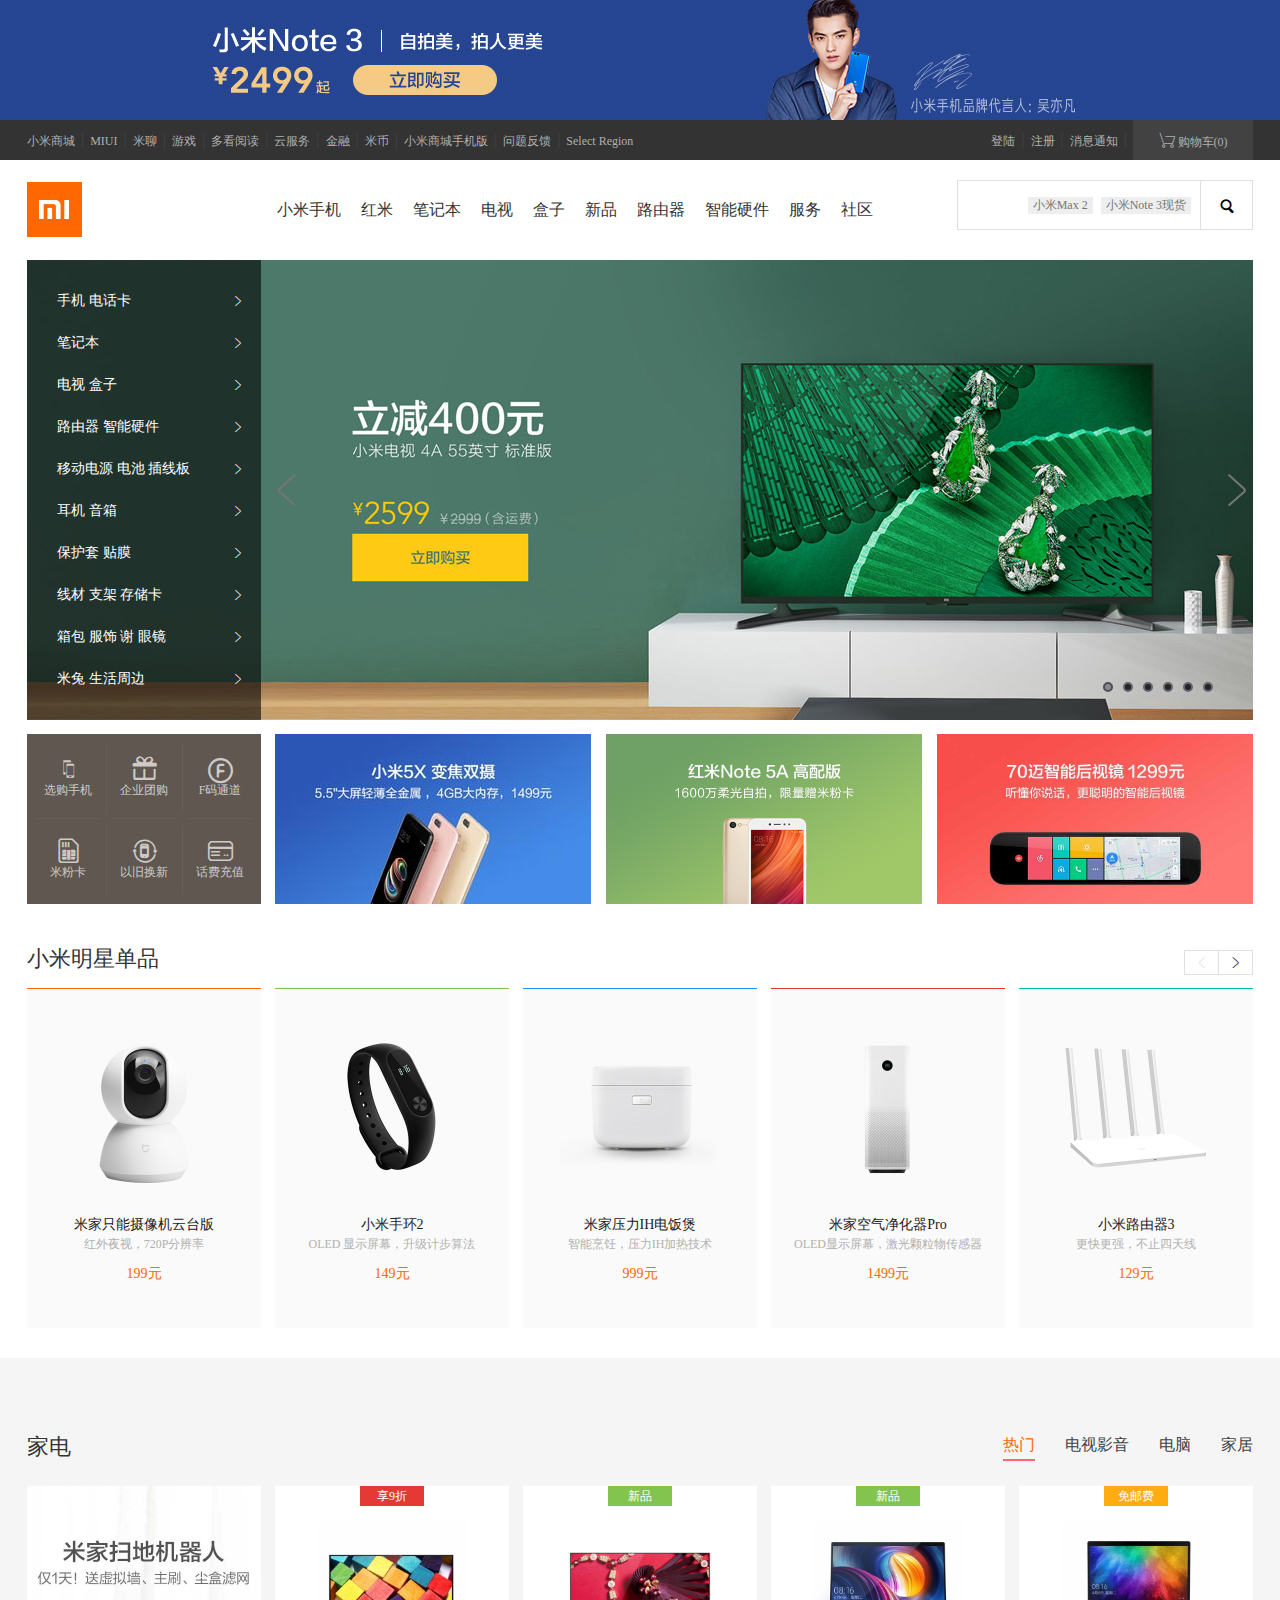
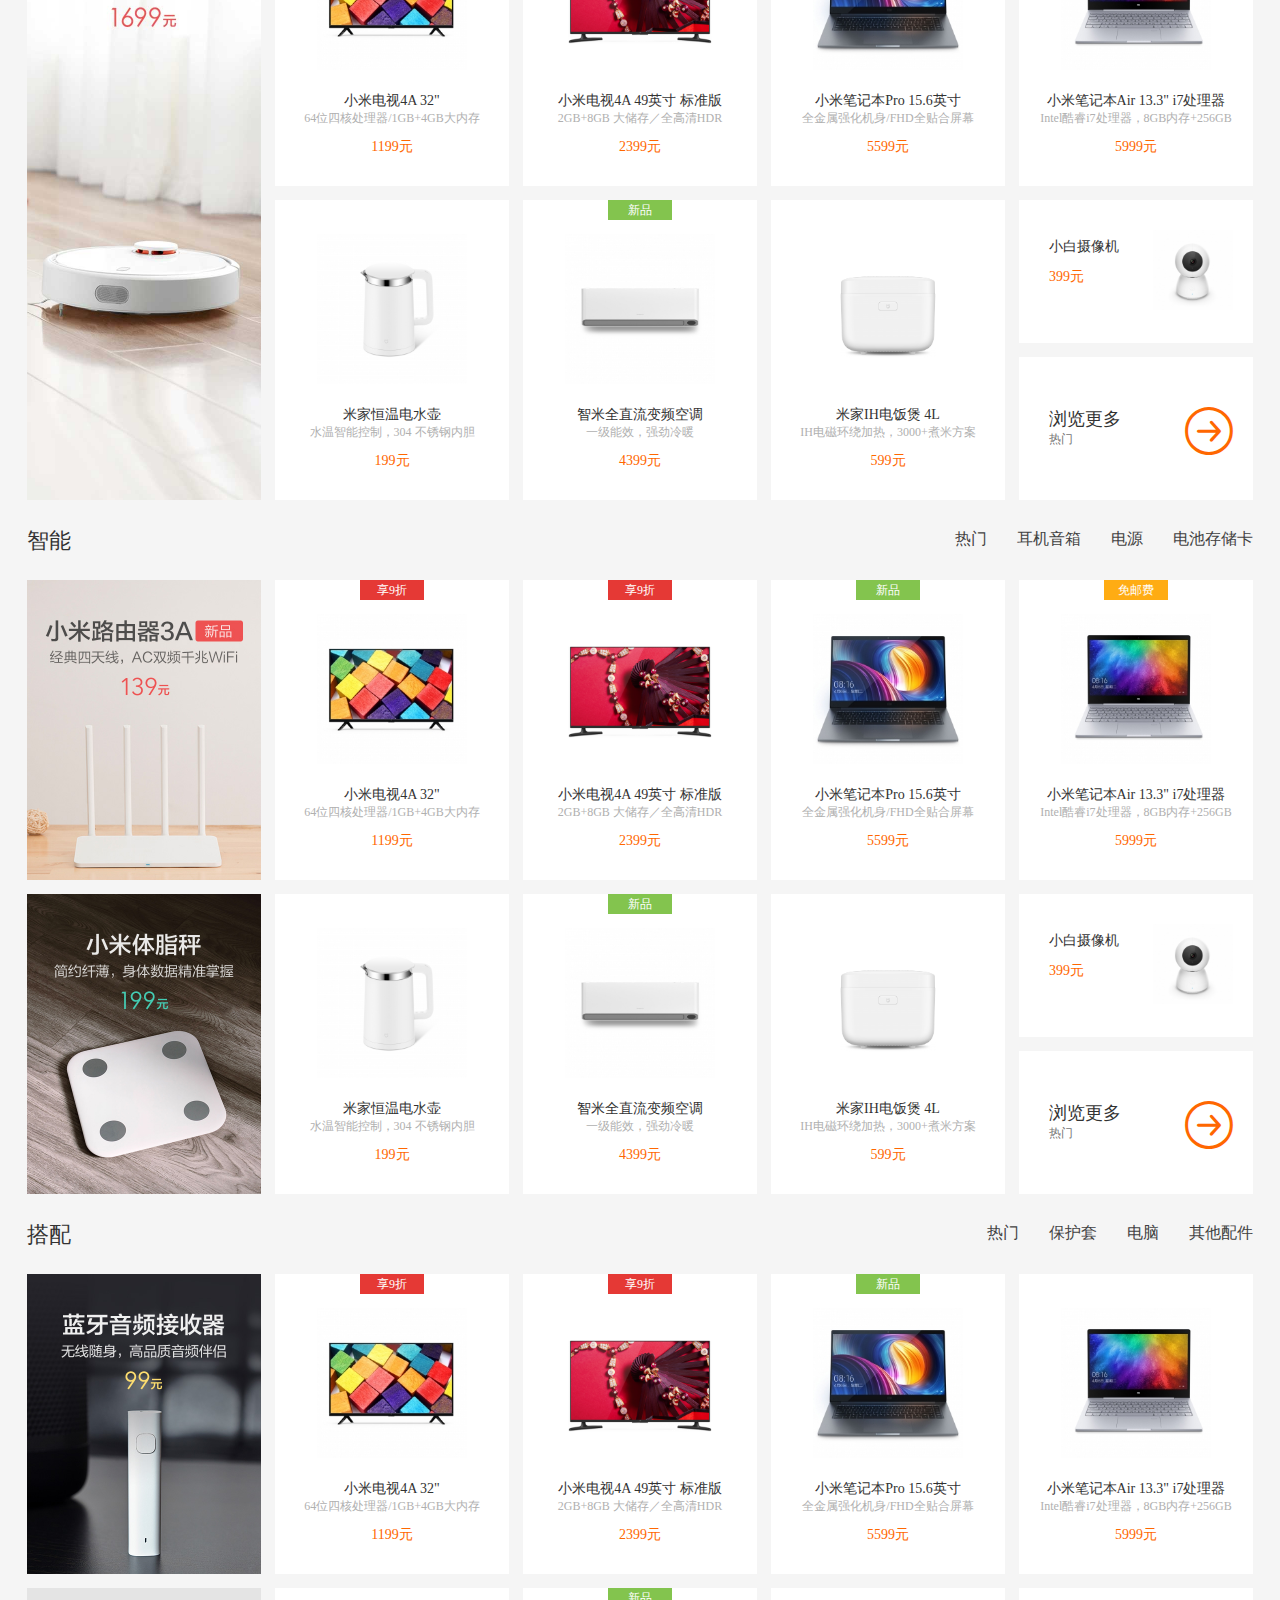
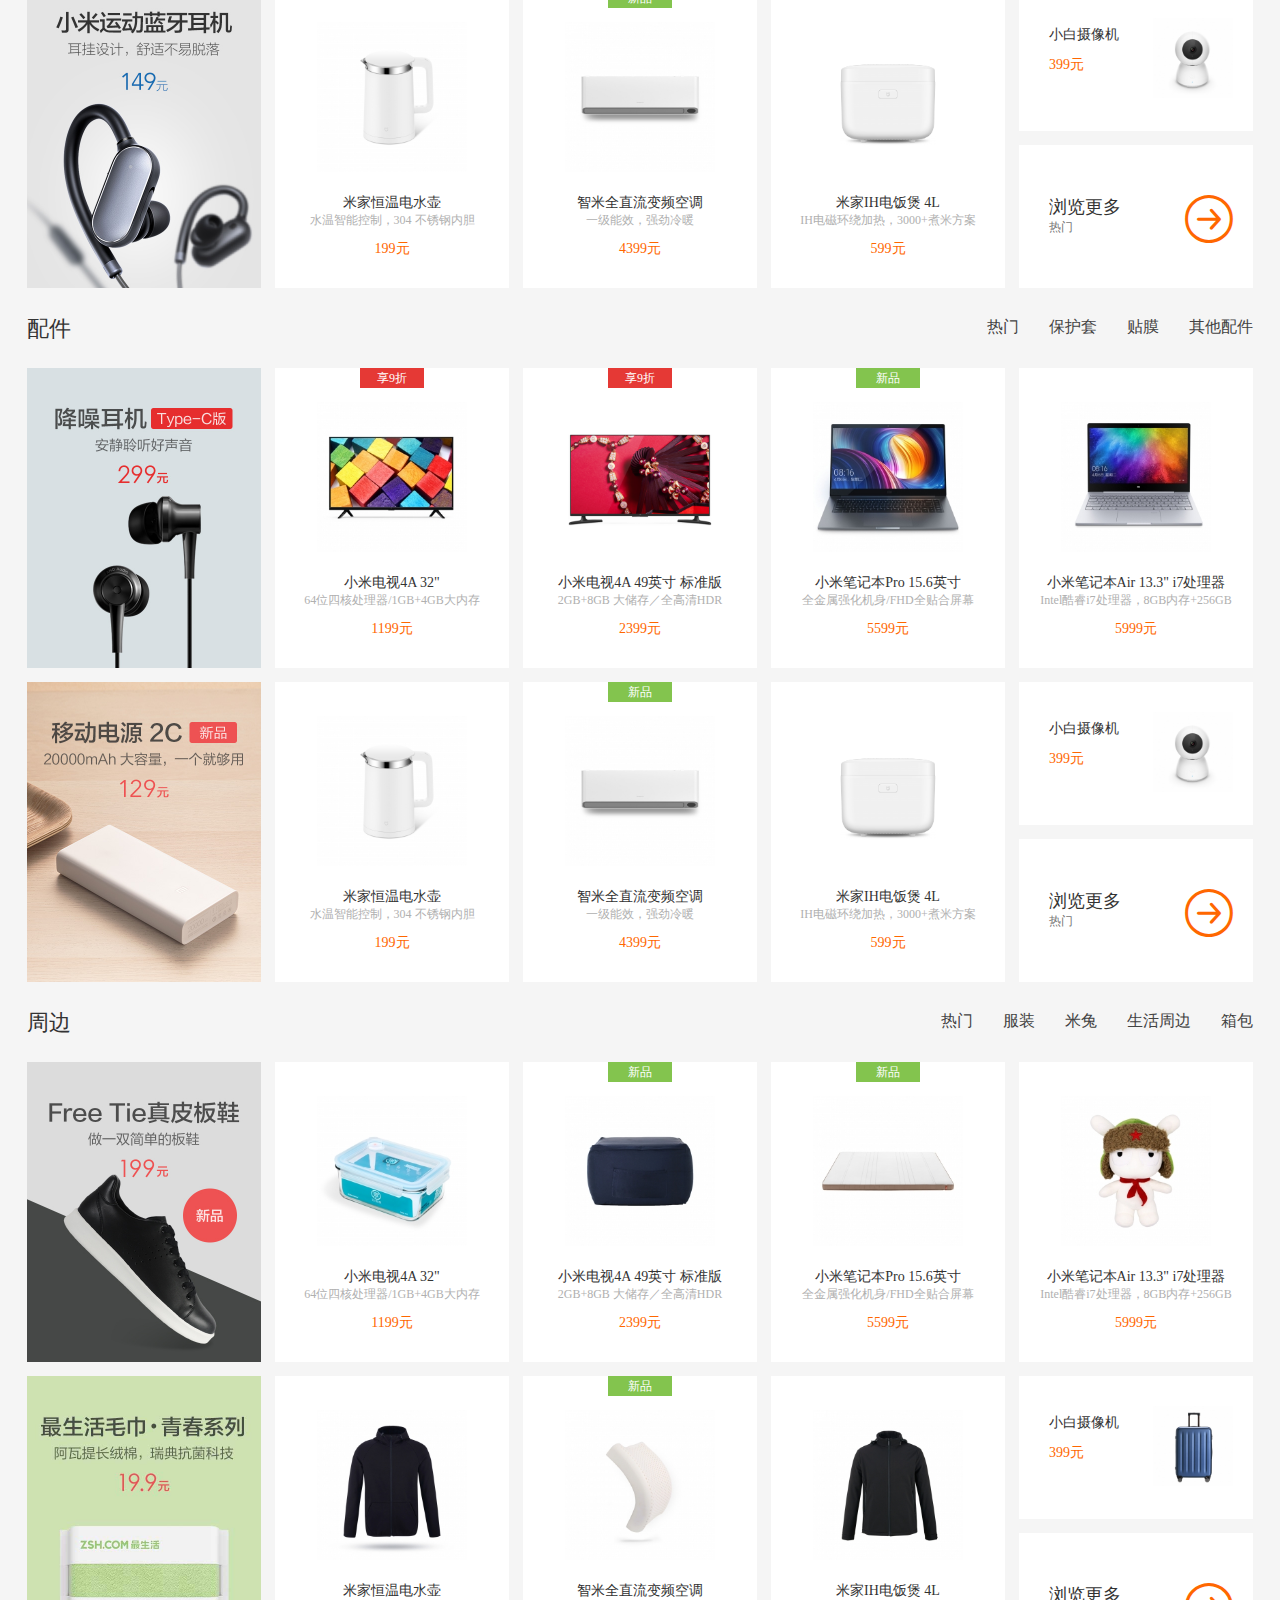
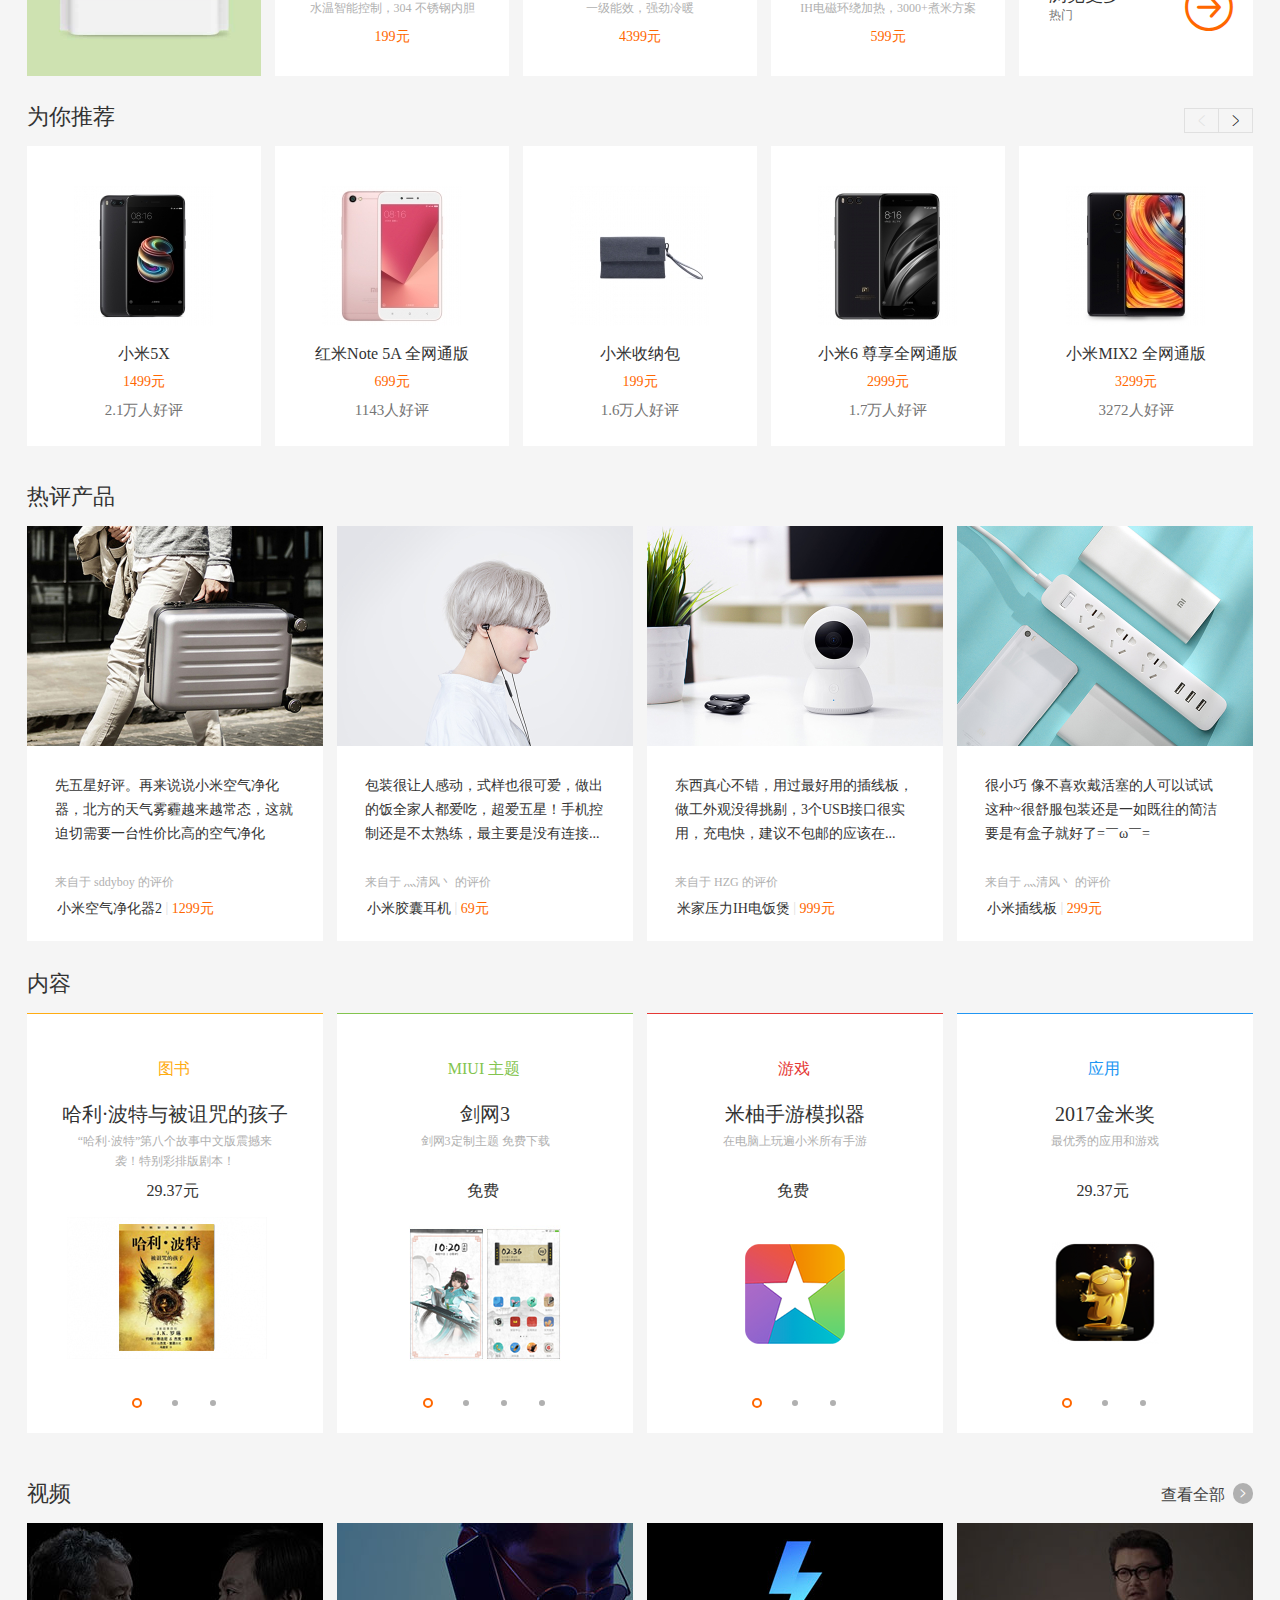
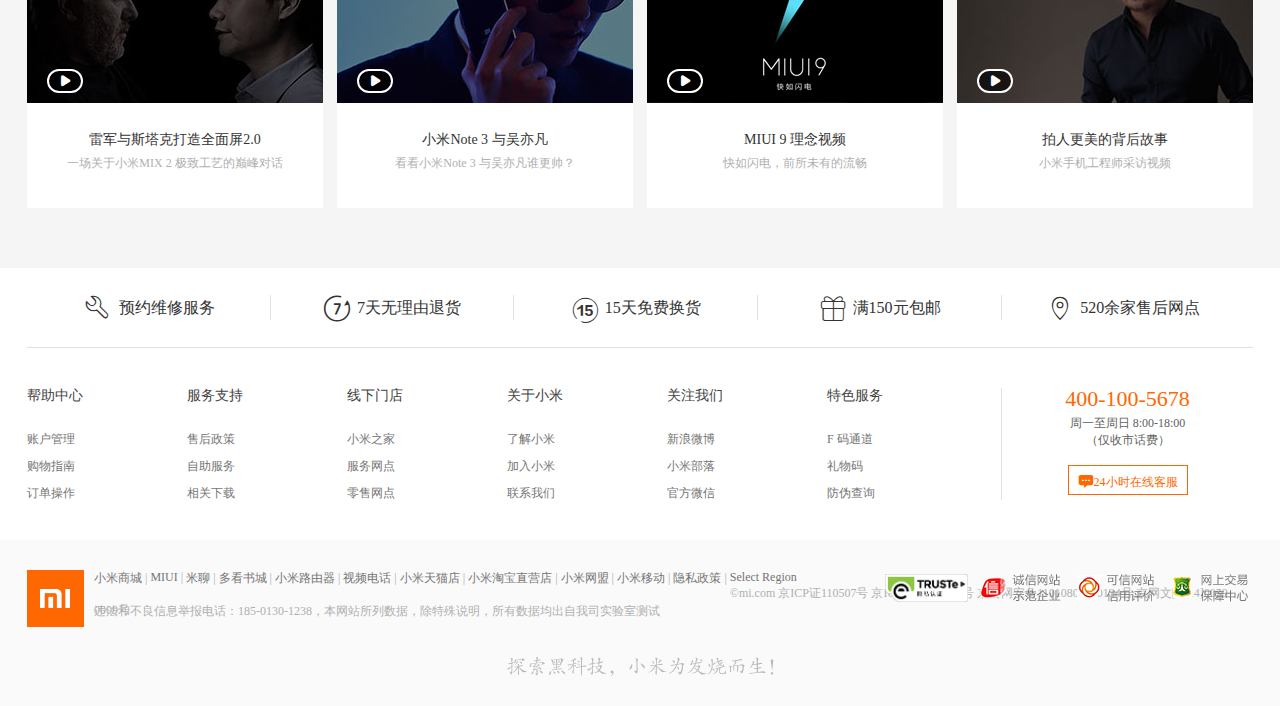
<file: 官网index.html>
<!DOCTYPE html>
<html lang="en">
<head>
    <meta charset="UTF-8">
    <title>官网首页</title>
    <link rel="stylesheet" href="官网css/iconfont.css">
    <link rel="stylesheet"href="官网css/style.css">
    <link rel="stylesheet"href="官网css/index.css">
</head>
<body>
   <div class="banner">
       <a href="#"></a>
   </div>
   <div class="nav">
           <div class="wrapper">
               <ul class="main-menu">
                   <li><a href="#">小米商城</a><span class="sep">|</span></li>
                   <li><a href="#">MIUI</a><span class="sep">|</span></li>
                   <li><a href="#">米聊</a><span class="sep">|</span></li>
                   <li><a href="#">游戏</a><span class="sep">|</span></li>
                   <li><a href="#">多看阅读</a><span class="sep">|</span></li>
                   <li><a href="#">云服务</a><span class="sep">|</span></li>
                   <li><a href="#">金融</a><span class="sep">|</span></li>
                   <li><a href="#">米币</a><span class="sep">|</span></li>
                   <li><a href="#">小米商城手机版</a><span class="sep">|</span></li>
                   <li><a href="#">问题反馈</a><span class="sep">|</span></li>
                   <li><a href="#">Select Region</a></li>
               </ul>
               <ul class="user-info">
                   <li><a href="#">登陆</a><span class="sep">|</span></li>
                   <li><a href="#">注册</a><span class="sep">|</span></li>
                   <li><a href="#">消息通知</a><span class="sep">|</span></li>
                   <li class="cart">
                       <a href="#"><i class="iconfont icon-cart"></i>&nbsp;购物车(0)</a>
                        <div class="cart-box"></div>
                   </li>
               </ul>
           </div>
   </div>
   <div class="header">
       <div class="wrapper">
           <a href="#" class="header-logo"></a>
           <ul class="header-menu">
               <li class="menu-item">
                   <a href="javascript:;">小米手机</a>
                   <div class="sub-menu">
                       <ul>
                           <li>
                               <div class="flags">
                                   <span>新品</span>
                               </div>
                               <a href="#" class="p-img">
                                   <img src="官网img/mix2320-220.png" alt=""width="160"height="110" />
                               </a>
                               <p class="p-title">
                                   <a href="#">小米Mix 2</a>
                               </p>
                               <p class="p-price">3299起</p>
                               <span class="p-line"></span>
                           </li>
                           </li>
                           <li>
                               <div class="flags">
                                   <span>新品</span>
                               </div>
                               <a href="#" class="p-img">
                                   <img src="官网img/note2320x220.png" alt="" width="160" height="110"/>
                               </a>
                               <p class="p-title">
                                   <a href="#">小米Note 3</a>
                               </p>
                               <p class="p-price">2499起</p>
                               <span class="p-line"></span>
                           </li>
                           <li>
                               <div class="flags">

                               </div>
                               <a href="#" class="p-img">
                                   <img src="官网img/xm6-320.png" alt="" width="160" height="110"/>
                               </a>
                               <p class="p-title">
                                   <a href="#">小米6</a>
                               </p>
                               <p class="p-price">2499起</p>
                               <span class="p-line"></span>
                           </li>
                           <li>
                               <div class="flags">
                                   <span>享多重优惠</span>
                               </div>
                               <a href="#" class="p-img">
                                   <img src="官网img/max2_toubu.png" alt="" width="160" height="110"/>
                               </a>
                               <p class="p-title">
                                   <a href="#">小米Max 2</a>
                               </p>
                               <p class="p-price">1399起</p>
                               <span class="p-line"></span>
                           <li>
                               <div class="flags">
                                   <span>新品</span>
                               </div>
                               <a href="#" class="p-img">
                                   <img src="官网img/5x-2!160x110.jpg" alt="" width="160" height="110"/>
                               </a>
                               <p class="p-title">
                                   <a href="#">小米5X</a>
                               </p>
                               <p class="p-price">1299起</p>
                           <span class="p-line"></span>
                       </li>
                           <li>
                               <div class="flags">

                               </div>
                               <a href="#" class="p-img">
                                   <img src="官网img/xiaomiNOTE2-320-220!160x110.jpg" alt="" width="160" height="110"/>
                               </a>
                               <p class="p-title">
                                   <a href="#">小米Note 2</a>
                               </p>
                               <p class="p-price">2799起</p>
                           </li>
                       </ul>
                   </div>
               </li>
               <li class="menu-item">
                   <a href="javascript:;">红米</a>
                   <div class="sub-menu">
                       <ul>
                           <li>
                               <div class="flags">
                                   <span>新品</span>
                               </div>
                               <a href="#" class="p-img">
                                   <img src="官网img/5x-2!160x110.jpg" alt=""width="160"height="110" />
                               </a>
                               <p class="p-title">
                                   <a href="#">红米5A</a>
                               </p>
                               <p class="p-price">599起</p>
                               <span class="p-line"></span>
                           </li>
                           </li>
                           <li>
                               <div class="flags">
                                   <span>新品</span>
                               </div>
                               <a href="#" class="p-img">
                                   <img src="官网img/3205a.png" alt="" width="160" height="110"/>
                               </a>
                               <p class="p-title">
                                   <a href="#">红米Note 5A 标准版</a>
                               </p>
                               <p class="p-price">699起</p>
                               <span class="p-line"></span>
                           </li>
                           <li>
                               <div class="flags">
                                   <span>新品</span>
                               </div>
                               <a href="#" class="p-img">
                                   <img src="官网img/320-220-1.png" alt="" width="160" height="110"/>
                               </a>
                               <p class="p-title">
                                   <a href="#">红米Note 5A 高配版</a>
                               </p>
                               <p class="p-price">899起</p>
                               <span class="p-line"></span>
                           </li>
                           <li>
                               <div class="flags">
                                   <span>享免息</span>
                               </div>
                               <a href="#" class="p-img">
                                   <img src="官网img/hmn4xtb!160x110.jpg" alt="" width="160" height="110"/>
                               </a>
                               <p class="p-title">
                                   <a href="#">红米Note 4X</a>
                               </p>
                               <p class="p-price">999起</p>
                               <span class="p-line"></span>
                           <li>
                               <div class="flags">
                                   <span>享免息</span>
                               </div>
                               <a href="#" class="p-img">
                                   <img src="官网img/hmn4xtb!160x110.jpg" alt="" width="160" height="110"/>
                               </a>
                               <p class="p-title">
                                   <a href="#">红米4X</a>
                               </p>
                               <p class="p-price">699起</p>
                           </li>
                       </ul>
                   </div>
               </li>
               <li class="menu-item">
                   <a href="javascript:;">笔记本</a>
                   <div class="sub-menu">
                       <ul>
                           <li>
                               <div class="flags">

                               </div>
                               <a href="#" class="p-img">
                                   <img src="官网img/yibijiben32012.5!160x110.jpg" alt=""width="160"height="110" />
                               </a>
                               <p class="p-title">
                                   <a href="#">小米笔记本Air 12.5"</a>
                               </p>
                               <p class="p-price">3599起</p>
                               <span class="p-line"></span>
                           </li>
                           </li>
                           <li>
                               <div class="flags">

                               </div>
                               <a href="#" class="p-img">
                                   <img src="官网img/erbijiben320!160x110.jpg" alt="" width="160" height="110"/>
                               </a>
                               <p class="p-title">
                                   <a href="#">小米笔记本Air 13.3" 独显</a>
                               </p>
                               <p class="p-price">5199起</p>
                               <span class="p-line"></span>
                           </li>
                           <li>
                               <div class="flags">

                               </div>
                               <a href="#" class="p-img">
                                   <img src="官网img/erbijiben320!160x110.jpg" alt="" width="160" height="110"/>
                               </a>
                               <p class="p-title">
                                   <a href="#">小米笔记本Air 13.3" 集显</a>
                               </p>
                               <p class="p-price">4799起</p>
                               <span class="p-line"></span>
                           </li>
                           <li>
                               <div class="flags">
                                   <span>新品</span>
                               </div>
                               <a href="#" class="p-img">
                                   <img src="官网img/sanWechatIMG603.png" alt="" width="160" height="110"/>
                               </a>
                               <p class="p-title">
                                   <a href="#">小米笔记本Pro 15.6"</a>
                               </p>
                               <p class="p-price">5599起</p>
                       </ul>
                   </div>
               </li>
               <li class="menu-item">
                   <a href="javascript:;">电视</a>
                   <div class="sub-menu">
                       <ul>
                           <li>
                               <div class="flags">
                                   <span>超薄旗舰</span>
                               </div>
                               <a href="#" class="p-img">
                                   <img src="官网img/eryixmds_55.png" alt=""width="160"height="110" />
                               </a>
                               <p class="p-title">
                                   <a href="#">小米电视4 55英寸</a>
                               </p>
                               <p class="p-price">3999起</p>
                               <span class="p-line"></span>
                           </li>
                           </li>
                           <li>
                               <div class="flags">
                                   <span>超薄旗舰</span>
                               </div>
                               <a href="#" class="p-img">
                                   <img src="官网img/ererdianshi465.png" alt="" width="160" height="110"/>
                               </a>
                               <p class="p-title">
                                   <a href="#">小米电视4 65英寸</a>
                               </p>
                               <p class="p-price">8999起</p>
                               <span class="p-line"></span>
                           </li>
                           <li>
                               <div class="flags">
                                   <span>热卖</span>
                               </div>
                               <a href="#" class="p-img">
                                   <img src="官网img/ersandaohang.png" alt="" width="160" height="110"/>
                               </a>
                               <p class="p-title">
                                   <a href="#">小米电视4A 32英寸</a>
                               </p>
                               <p class="p-price">1099起</p>
                               <span class="p-line"></span>
                           </li>
                           <li>
                               <div class="flags">
                                   <span>热卖</span>
                               </div>
                               <a href="#" class="p-img">
                                   <img src="官网img/ersandaohang.png" alt="" width="160" height="110"/>
                               </a>
                               <p class="p-title">
                                   <a href="#">小米电视4A 43英寸</a>
                               </p>
                               <p class="p-price">1899起</p>
                               <span class="p-line"></span>
                           <li>
                               <div class="flags">
                                   <span>热卖</span>
                               </div>
                               <a href="#" class="p-img">
                                   <img src="官网img/erwu320_49.png" alt="" width="160" height="110"/>
                               </a>
                               <p class="p-title">
                                   <a href="#">小米电视4A 49英寸</a>
                               </p>
                               <p class="p-price">2099起</p>
                               <span class="p-line"></span>
                           </li>
                           <li>
                               <div class="flags">

                               </div>
                               <a href="#" class="p-img">
                                   <img src="官网img/erliu70dianshi.png" alt="" width="160" height="110"/>
                               </a>
                               <p class="p-title">
                                   <a href="#">查看全部</a>
                               </p>
                               <p class="p-title">
                                   <a href="#">小米电视</a>
                               </p>
                           </li>
                       </ul>
                   </div>
               </li>
               <li class="menu-item"><a href="#">盒子</a></li>
               <li class="menu-item"><a href="#">新品</a></li>
               <li class="menu-item"><a href="#">路由器</a></li>
               <li class="menu-item"><a href="#">智能硬件</a></li>
               <li class="menu-item"><a href="#">服务</a></li>
               <li class="menu-item"><a href="#">社区</a></li>
           </ul>
           <div class="search">
               <input id="search-click" class="search-txt" type="text" value="">
               <input class="search-btn" type="submit" value="">
               <i class="iconfont icon-icon"></i>
               <div class="search-hot-words">
                   <a href="#" class="hot-words">小米Max 2</a>
                   <a href="#" class="hot-words">小米Note 3现货</a>
               </div>
               <div id="search-box">
                   <ul>
                       <li>
                           <a href="#">
                               小米手机6
                               <span>约有24件</span>
                           </a>
                       </li>
                       <li>
                           <a href="#">
                               小米手机6
                               <span>约有24件</span>
                           </a>
                       </li>
                       <li>
                           <a href="#">
                               小米手机6
                               <span>约有24件</span>
                           </a>
                       </li>
                       <li>
                           <a href="#">
                               小米手机6
                               <span>约有24件</span>
                           </a>
                       </li>
                       <li>
                           <a href="#">
                               小米手机6
                               <span>约有24件</span>
                           </a>
                       </li>
                       <li>
                           <a href="#">
                               小米手机6
                               <span>约有24件</span>
                           </a>
                       </li>
                       <li>
                           <a href="#">
                               小米手机6
                               <span>约有24件</span>
                           </a>
                       </li>
                       <li>
                           <a href="#">
                               小米手机6
                               <span>约有24件</span>
                           </a>
                       </li>
                       <li>
                           <a href="#">
                               小米手机6
                               <span>约有24件</span>
                           </a>
                       </li>
                       <li>
                           <a href="#">
                               小米手机6
                               <span>约有24件</span>
                           </a>
                       </li>
                       <li>
                           <a href="#">
                               小米手机6
                               <span>约有24件</span>
                           </a>
                       </li>
                       <li>
                           <a href="#">
                               小米手机6
                               <span>约有24件</span>
                           </a>
                       </li>
                   </ul>
               </div>
           </div>
       </div>
   </div>
   <div class="slide-box wrapper">
           <div class="list">
               <ul>
                   <li class="list-item">
                       <a href="#">手机 电话卡<i class="iconfont icon-more icon-arrow"></i></a>
                       <div class="sub-list sub-list-3">
                           <ul>
                               <li>
                                   <a href="#" class="list-img-box">
                                       <img class="list-img" src="官网img/note3-80-2.png" alt="">
                                       <span class="list-title">小米Note 3</span>
                                   </a>
                                   <a href="#" class="buy-btn">选购</a>
                               </li>
                               <li>
                                   <a href="#" class="list-img-box">
                                       <img class="list-img" src="官网img/max2_80.jpg" alt="">
                                       <span class="list-title">小米Mix 2</span>
                                   </a>
                                   <a href="#" class="buy-btn">选购</a>
                               </li>
                               <li>
                                   <a href="#" class="list-img-box">
                                       <img class="list-img" src="官网img/xm6_80.png" alt="">
                                       <span class="list-title">小米6</span>
                                   </a>
                                   <a href="#" class="buy-btn">选购</a>
                               </li>
                               <li>
                                   <a href="#" class="list-img-box">
                                       <img class="list-img" src="官网img/xm5x80pc-5x.png" alt="">
                                       <span class="list-title">小米5X</span>
                                   </a>
                                   <a href="#" class="buy-btn">选购</a>
                               </li>
                               <li>
                                   <a href="#" class="list-img-box">
                                       <img class="list-img" src="官网img/max2_80.jpg" alt="">
                                       <span class="list-title">小米Max 2</span>
                                   </a>
                                   <a href="#" class="buy-btn">选购</a>
                               </li>
                               <li>
                                   <a href="#" class="list-img-box">
                                       <img class="list-img" src="官网img/5c_80.png" alt="">
                                       <span class="list-title">小米手机5c</span>
                                   </a>
                                   <a href="#" class="buy-btn">选购</a>
                               </li>
                           </ul>
                           <ul>
                               <li>
                                   <a href="#" class="list-img-box">
                                       <img class="list-img" src="官网img/note3-80-2.png" alt="">
                                       <span class="list-title">小米Note 2</span>
                                   </a>
                                   <a href="#" class="buy-btn">选购</a>
                               </li>
                               <li>
                                   <a href="#" class="list-img-box">
                                       <img class="list-img" src="官网img/note3-80-2.png" alt="">
                                       <span class="list-title">小米5s</span>
                                   </a>
                                   <a href="#" class="buy-btn">选购</a>
                               </li>
                               <li>
                                   <a href="#" class="list-img-box">
                                       <img class="list-img" src="官网img/note3-80-2.png" alt="">
                                       <span class="list-title">小米5s Plus</span>
                                   </a>
                                   <a href="#" class="buy-btn">选购</a>
                               </li>
                               <li>
                                   <a href="#" class="list-img-box">
                                       <img class="list-img" src="官网img/note3-80-2.png" alt="">
                                       <span class="list-title">红米5A</span>
                                   </a>
                                   <a href="#" class="buy-btn">选购</a>
                               </li>
                               <li>
                                   <a href="#" class="list-img-box">
                                       <img class="list-img" src="官网img/note3-80-2.png" alt="">
                                       <span class="list-title">红米Note 5A</span>
                                   </a>
                                   <a href="#" class="buy-btn">选购</a>
                               </li>
                               <li>
                                   <a href="#" class="list-img-box">
                                       <img class="list-img" src="官网img/note3-80-2.png" alt="">
                                       <span class="list-title">红米Note 4X</span>
                                   </a>
                                   <a href="#" class="buy-btn">选购</a>
                               </li>
                           </ul>
                           <ul>
                               <li>
                                   <a href="#" class="list-img-box">
                                       <img class="list-img" src="官网img/note3-80-2.png" alt="">
                                       <span class="list-title">红米4X</span>
                                   </a>
                                   <a href="#" class="buy-btn">选购</a>
                               </li>
                               <li>
                                   <a href="#" class="list-img-box">
                                       <img class="list-img" src="官网img/note3-80-2.png" alt="">
                                       <span class="list-title">红米4</span>
                                   </a>
                                   <a href="#" class="buy-btn">选购</a>
                               </li>
                               <li>
                                   <a href="#" class="list-img-box">
                                       <img class="list-img" src="官网img/note3-80-2.png" alt="">
                                       <span class="list-title">移动4G+专区</span>
                                   </a>
                               </li>
                               <li>
                                   <a href="#" class="list-img-box">
                                       <img class="list-img" src="官网img/note3-80-2.png" alt="">
                                       <span class="list-title">对比手机</span>
                                   </a>
                               </li>
                               <li>
                                   <a href="#" class="list-img-box">
                                       <img class="list-img" src="官网img/note3-80-2.png" alt="">
                                       <span class="list-title">米粉卡 日租卡</span>
                                   </a>
                               </li>
                               <li>
                                   <a href="#" class="list-img-box">
                                       <img class="list-img" src="官网img/note3-80-2.png" alt="">
                                       <span class="list-title">小米移动 电话卡</span>
                                   </a>
                               </li>
                           </ul>
                       </div>
                   </li>
                   <li class="list-item">
                       <a href="#">笔记本<i class="iconfont icon-more icon-arrow"></i></a>
                       <div class="sub-list sub-list-3">
                           <ul>
                               <li>
                                   <a href="#" class="list-img-box">
                                       <img class="list-img" src="官网img/note3-80-2.png" alt="">
                                       <span class="list-title">小米Note 3</span>
                                   </a>
                                   <a href="#" class="buy-btn">选购</a>
                               </li>
                               <li>
                                   <a href="#" class="list-img-box">
                                       <img class="list-img" src="官网img/max2_80.jpg" alt="">
                                       <span class="list-title">小米Mix 2</span>
                                   </a>
                                   <a href="#" class="buy-btn">选购</a>
                               </li>
                               <li>
                                   <a href="#" class="list-img-box">
                                       <img class="list-img" src="官网img/xm6_80.png" alt="">
                                       <span class="list-title">小米6</span>
                                   </a>
                                   <a href="#" class="buy-btn">选购</a>
                               </li>
                               <li>
                                   <a href="#" class="list-img-box">
                                       <img class="list-img" src="官网img/xm5x80pc-5x.png" alt="">
                                       <span class="list-title">小米5X</span>
                                   </a>
                                   <a href="#" class="buy-btn">选购</a>
                               </li>
                               <li>
                                   <a href="#" class="list-img-box">
                                       <img class="list-img" src="官网img/max2_80.jpg" alt="">
                                       <span class="list-title">小米Max 2</span>
                                   </a>
                                   <a href="#" class="buy-btn">选购</a>
                               </li>
                               <li>
                                   <a href="#" class="list-img-box">
                                       <img class="list-img" src="官网img/5c_80.png" alt="">
                                       <span class="list-title">小米手机5c</span>
                                   </a>
                                   <a href="#" class="buy-btn">选购</a>
                               </li>
                           </ul>
                           <ul>
                               <li>
                                   <a href="#" class="list-img-box">
                                       <img class="list-img" src="官网img/note3-80-2.png" alt="">
                                       <span class="list-title">小米Note 2</span>
                                   </a>
                                   <a href="#" class="buy-btn">选购</a>
                               </li>
                               <li>
                                   <a href="#" class="list-img-box">
                                       <img class="list-img" src="官网img/note3-80-2.png" alt="">
                                       <span class="list-title">小米5s</span>
                                   </a>
                                   <a href="#" class="buy-btn">选购</a>
                               </li>
                               <li>
                                   <a href="#" class="list-img-box">
                                       <img class="list-img" src="官网img/note3-80-2.png" alt="">
                                       <span class="list-title">小米5s Plus</span>
                                   </a>
                                   <a href="#" class="buy-btn">选购</a>
                               </li>
                               <li>
                                   <a href="#" class="list-img-box">
                                       <img class="list-img" src="官网img/note3-80-2.png" alt="">
                                       <span class="list-title">红米5A</span>
                                   </a>
                                   <a href="#" class="buy-btn">选购</a>
                               </li>
                               <li>
                                   <a href="#" class="list-img-box">
                                       <img class="list-img" src="官网img/note3-80-2.png" alt="">
                                       <span class="list-title">红米Note 5A</span>
                                   </a>
                                   <a href="#" class="buy-btn">选购</a>
                               </li>
                               <li>
                                   <a href="#" class="list-img-box">
                                       <img class="list-img" src="官网img/note3-80-2.png" alt="">
                                       <span class="list-title">红米Note 4X</span>
                                   </a>
                                   <a href="#" class="buy-btn">选购</a>
                               </li>
                           </ul>
                           <ul>
                               <li>
                                   <a href="#" class="list-img-box">
                                       <img class="list-img" src="官网img/note3-80-2.png" alt="">
                                       <span class="list-title">红米4X</span>
                                   </a>
                                   <a href="#" class="buy-btn">选购</a>
                               </li>
                               <li>
                                   <a href="#" class="list-img-box">
                                       <img class="list-img" src="官网img/note3-80-2.png" alt="">
                                       <span class="list-title">红米4</span>
                                   </a>
                                   <a href="#" class="buy-btn">选购</a>
                               </li>
                               <li>
                                   <a href="#" class="list-img-box">
                                       <img class="list-img" src="官网img/note3-80-2.png" alt="">
                                       <span class="list-title">移动4G+专区</span>
                                   </a>
                               </li>
                               <li>
                                   <a href="#" class="list-img-box">
                                       <img class="list-img" src="官网img/note3-80-2.png" alt="">
                                       <span class="list-title">对比手机</span>
                                   </a>
                               </li>
                               <li>
                                   <a href="#" class="list-img-box">
                                       <img class="list-img" src="官网img/note3-80-2.png" alt="">
                                       <span class="list-title">米粉卡 日租卡</span>
                                   </a>
                               </li>
                               <li>
                                   <a href="#" class="list-img-box">
                                       <img class="list-img" src="官网img/note3-80-2.png" alt="">
                                       <span class="list-title">小米移动 电话卡</span>
                                   </a>
                               </li>
                           </ul>
                       </div>
                   </li>
                   <li class="list-item">
                       <a href="#">电视 盒子<i class="iconfont icon-more icon-arrow"></i></a>
                       <div class="sub-list sub-list-3">
                           <ul>
                               <li>
                                   <a href="#" class="list-img-box">
                                       <img class="list-img" src="官网img/note3-80-2.png" alt="">
                                       <span class="list-title">小米Note 3</span>
                                   </a>
                                   <a href="#" class="buy-btn">选购</a>
                               </li>
                               <li>
                                   <a href="#" class="list-img-box">
                                       <img class="list-img" src="官网img/max2_80.jpg" alt="">
                                       <span class="list-title">小米Mix 2</span>
                                   </a>
                                   <a href="#" class="buy-btn">选购</a>
                               </li>
                               <li>
                                   <a href="#" class="list-img-box">
                                       <img class="list-img" src="官网img/xm6_80.png" alt="">
                                       <span class="list-title">小米6</span>
                                   </a>
                                   <a href="#" class="buy-btn">选购</a>
                               </li>
                               <li>
                                   <a href="#" class="list-img-box">
                                       <img class="list-img" src="官网img/xm5x80pc-5x.png" alt="">
                                       <span class="list-title">小米5X</span>
                                   </a>
                                   <a href="#" class="buy-btn">选购</a>
                               </li>
                               <li>
                                   <a href="#" class="list-img-box">
                                       <img class="list-img" src="官网img/max2_80.jpg" alt="">
                                       <span class="list-title">小米Max 2</span>
                                   </a>
                                   <a href="#" class="buy-btn">选购</a>
                               </li>
                               <li>
                                   <a href="#" class="list-img-box">
                                       <img class="list-img" src="官网img/5c_80.png" alt="">
                                       <span class="list-title">小米手机5c</span>
                                   </a>
                                   <a href="#" class="buy-btn">选购</a>
                               </li>
                           </ul>
                           <ul>
                               <li>
                                   <a href="#" class="list-img-box">
                                       <img class="list-img" src="官网img/note3-80-2.png" alt="">
                                       <span class="list-title">小米Note 2</span>
                                   </a>
                                   <a href="#" class="buy-btn">选购</a>
                               </li>
                               <li>
                                   <a href="#" class="list-img-box">
                                       <img class="list-img" src="官网img/note3-80-2.png" alt="">
                                       <span class="list-title">小米5s</span>
                                   </a>
                                   <a href="#" class="buy-btn">选购</a>
                               </li>
                               <li>
                                   <a href="#" class="list-img-box">
                                       <img class="list-img" src="官网img/note3-80-2.png" alt="">
                                       <span class="list-title">小米5s Plus</span>
                                   </a>
                                   <a href="#" class="buy-btn">选购</a>
                               </li>
                               <li>
                                   <a href="#" class="list-img-box">
                                       <img class="list-img" src="官网img/note3-80-2.png" alt="">
                                       <span class="list-title">红米5A</span>
                                   </a>
                                   <a href="#" class="buy-btn">选购</a>
                               </li>
                               <li>
                                   <a href="#" class="list-img-box">
                                       <img class="list-img" src="官网img/note3-80-2.png" alt="">
                                       <span class="list-title">红米Note 5A</span>
                                   </a>
                                   <a href="#" class="buy-btn">选购</a>
                               </li>
                               <li>
                                   <a href="#" class="list-img-box">
                                       <img class="list-img" src="官网img/note3-80-2.png" alt="">
                                       <span class="list-title">红米Note 4X</span>
                                   </a>
                                   <a href="#" class="buy-btn">选购</a>
                               </li>
                           </ul>
                           <ul>
                               <li>
                                   <a href="#" class="list-img-box">
                                       <img class="list-img" src="官网img/note3-80-2.png" alt="">
                                       <span class="list-title">红米4X</span>
                                   </a>
                                   <a href="#" class="buy-btn">选购</a>
                               </li>
                               <li>
                                   <a href="#" class="list-img-box">
                                       <img class="list-img" src="官网img/note3-80-2.png" alt="">
                                       <span class="list-title">红米4</span>
                                   </a>
                                   <a href="#" class="buy-btn">选购</a>
                               </li>
                               <li>
                                   <a href="#" class="list-img-box">
                                       <img class="list-img" src="官网img/note3-80-2.png" alt="">
                                       <span class="list-title">移动4G+专区</span>
                                   </a>
                               </li>
                               <li>
                                   <a href="#" class="list-img-box">
                                       <img class="list-img" src="官网img/note3-80-2.png" alt="">
                                       <span class="list-title">对比手机</span>
                                   </a>
                               </li>
                               <li>
                                   <a href="#" class="list-img-box">
                                       <img class="list-img" src="官网img/note3-80-2.png" alt="">
                                       <span class="list-title">米粉卡 日租卡</span>
                                   </a>
                               </li>
                               <li>
                                   <a href="#" class="list-img-box">
                                       <img class="list-img" src="官网img/note3-80-2.png" alt="">
                                       <span class="list-title">小米移动 电话卡</span>
                                   </a>
                               </li>
                           </ul>
                       </div>
                   </li>
                   <li class="list-item">
                       <a href="#">路由器 智能硬件<i class="iconfont icon-more icon-arrow"></i></a>
                       <div class="sub-list sub-list-4">
                           <ul>
                               <li>
                                   <a href="#" class="list-img-box">
                                       <img class="list-img" src="官网img/note3-80-2.png" alt="">
                                       <span class="list-title">小米Note 3</span>
                                   </a>
                                   <a href="#" class="buy-btn">选购</a>
                               </li>
                               <li>
                                   <a href="#" class="list-img-box">
                                       <img class="list-img" src="官网img/max2_80.jpg" alt="">
                                       <span class="list-title">小米Mix 2</span>
                                   </a>
                                   <a href="#" class="buy-btn">选购</a>
                               </li>
                               <li>
                                   <a href="#" class="list-img-box">
                                       <img class="list-img" src="官网img/xm6_80.png" alt="">
                                       <span class="list-title">小米6</span>
                                   </a>
                                   <a href="#" class="buy-btn">选购</a>
                               </li>
                               <li>
                                   <a href="#" class="list-img-box">
                                       <img class="list-img" src="官网img/xm5x80pc-5x.png" alt="">
                                       <span class="list-title">小米5X</span>
                                   </a>
                                   <a href="#" class="buy-btn">选购</a>
                               </li>
                               <li>
                                   <a href="#" class="list-img-box">
                                       <img class="list-img" src="官网img/max2_80.jpg" alt="">
                                       <span class="list-title">小米Max 2</span>
                                   </a>
                                   <a href="#" class="buy-btn">选购</a>
                               </li>
                               <li>
                                   <a href="#" class="list-img-box">
                                       <img class="list-img" src="官网img/5c_80.png" alt="">
                                       <span class="list-title">小米手机5c</span>
                                   </a>
                                   <a href="#" class="buy-btn">选购</a>
                               </li>
                           </ul>
                           <ul>
                               <li>
                                   <a href="#" class="list-img-box">
                                       <img class="list-img" src="官网img/note3-80-2.png" alt="">
                                       <span class="list-title">小米Note 2</span>
                                   </a>
                                   <a href="#" class="buy-btn">选购</a>
                               </li>
                               <li>
                                   <a href="#" class="list-img-box">
                                       <img class="list-img" src="官网img/note3-80-2.png" alt="">
                                       <span class="list-title">小米5s</span>
                                   </a>
                                   <a href="#" class="buy-btn">选购</a>
                               </li>
                               <li>
                                   <a href="#" class="list-img-box">
                                       <img class="list-img" src="官网img/note3-80-2.png" alt="">
                                       <span class="list-title">小米5s Plus</span>
                                   </a>
                                   <a href="#" class="buy-btn">选购</a>
                               </li>
                               <li>
                                   <a href="#" class="list-img-box">
                                       <img class="list-img" src="官网img/note3-80-2.png" alt="">
                                       <span class="list-title">红米5A</span>
                                   </a>
                                   <a href="#" class="buy-btn">选购</a>
                               </li>
                               <li>
                                   <a href="#" class="list-img-box">
                                       <img class="list-img" src="官网img/note3-80-2.png" alt="">
                                       <span class="list-title">红米Note 5A</span>
                                   </a>
                                   <a href="#" class="buy-btn">选购</a>
                               </li>
                               <li>
                                   <a href="#" class="list-img-box">
                                       <img class="list-img" src="官网img/note3-80-2.png" alt="">
                                       <span class="list-title">红米Note 4X</span>
                                   </a>
                                   <a href="#" class="buy-btn">选购</a>
                               </li>
                           </ul>
                           <ul>
                               <li>
                                   <a href="#" class="list-img-box">
                                       <img class="list-img" src="官网img/note3-80-2.png" alt="">
                                       <span class="list-title">红米4X</span>
                                   </a>
                                   <a href="#" class="buy-btn">选购</a>
                               </li>
                               <li>
                                   <a href="#" class="list-img-box">
                                       <img class="list-img" src="官网img/note3-80-2.png" alt="">
                                       <span class="list-title">红米4</span>
                                   </a>
                                   <a href="#" class="buy-btn">选购</a>
                               </li>
                               <li>
                                   <a href="#" class="list-img-box">
                                       <img class="list-img" src="官网img/note3-80-2.png" alt="">
                                       <span class="list-title">移动4G+专区</span>
                                   </a>
                               </li>
                               <li>
                                   <a href="#" class="list-img-box">
                                       <img class="list-img" src="官网img/note3-80-2.png" alt="">
                                       <span class="list-title">对比手机</span>
                                   </a>
                               </li>
                               <li>
                                   <a href="#" class="list-img-box">
                                       <img class="list-img" src="官网img/note3-80-2.png" alt="">
                                       <span class="list-title">米粉卡 日租卡</span>
                                   </a>
                               </li>
                               <li>
                                   <a href="#" class="list-img-box">
                                       <img class="list-img" src="官网img/note3-80-2.png" alt="">
                                       <span class="list-title">小米移动 电话卡</span>
                                   </a>
                               </li>
                           </ul>
                           <ul>
                               <li>
                                   <a href="#" class="list-img-box">
                                       <img class="list-img" src="官网img/note3-80-2.png" alt="">
                                       <span class="list-title">红米4X</span>
                                   </a>
                                   <a href="#" class="buy-btn">选购</a>
                               </li>
                               <li>
                                   <a href="#" class="list-img-box">
                                       <img class="list-img" src="官网img/note3-80-2.png" alt="">
                                       <span class="list-title">红米4</span>
                                   </a>
                                   <a href="#" class="buy-btn">选购</a>
                               </li>
                               <li>
                                   <a href="#" class="list-img-box">
                                       <img class="list-img" src="官网img/note3-80-2.png" alt="">
                                       <span class="list-title">移动4G+专区</span>
                                   </a>
                               </li>
                               <li>
                                   <a href="#" class="list-img-box">
                                       <img class="list-img" src="官网img/note3-80-2.png" alt="">
                                       <span class="list-title">对比手机</span>
                                   </a>
                               </li>
                               <li>
                                   <a href="#" class="list-img-box">
                                       <img class="list-img" src="官网img/note3-80-2.png" alt="">
                                       <span class="list-title">米粉卡 日租卡</span>
                                   </a>
                               </li>
                               <li>
                                   <a href="#" class="list-img-box">
                                       <img class="list-img" src="官网img/note3-80-2.png" alt="">
                                       <span class="list-title">小米移动 电话卡</span>
                                   </a>
                               </li>
                           </ul>
                       </div>
                   </li>
                   <li class="list-item">
                       <a href="#">移动电源 电池 插线板<i class="iconfont icon-more icon-arrow"></i></a>
                       <div class="sub-list sub-list-2">
                           <ul>
                               <li>
                                   <a href="#" class="list-img-box">
                                       <img class="list-img" src="官网img/note3-80-2.png" alt="">
                                       <span class="list-title">小米Note 3</span>
                                   </a>
                                   <a href="#" class="buy-btn">选购</a>
                               </li>
                               <li>
                                   <a href="#" class="list-img-box">
                                       <img class="list-img" src="官网img/max2_80.jpg" alt="">
                                       <span class="list-title">小米Mix 2</span>
                                   </a>
                                   <a href="#" class="buy-btn">选购</a>
                               </li>
                               <li>
                                   <a href="#" class="list-img-box">
                                       <img class="list-img" src="官网img/xm6_80.png" alt="">
                                       <span class="list-title">小米6</span>
                                   </a>
                                   <a href="#" class="buy-btn">选购</a>
                               </li>
                               <li>
                                   <a href="#" class="list-img-box">
                                       <img class="list-img" src="官网img/xm5x80pc-5x.png" alt="">
                                       <span class="list-title">小米5X</span>
                                   </a>
                                   <a href="#" class="buy-btn">选购</a>
                               </li>
                               <li>
                                   <a href="#" class="list-img-box">
                                       <img class="list-img" src="官网img/max2_80.jpg" alt="">
                                       <span class="list-title">小米Max 2</span>
                                   </a>
                                   <a href="#" class="buy-btn">选购</a>
                               </li>
                               <li>
                                   <a href="#" class="list-img-box">
                                       <img class="list-img" src="官网img/5c_80.png" alt="">
                                       <span class="list-title">小米手机5c</span>
                                   </a>
                                   <a href="#" class="buy-btn">选购</a>
                               </li>
                           </ul>
                           <ul>
                               <li>
                                   <a href="#" class="list-img-box">
                                       <img class="list-img" src="官网img/note3-80-2.png" alt="">
                                       <span class="list-title">小米Note 2</span>
                                   </a>
                                   <a href="#" class="buy-btn">选购</a>
                               </li>
                               <li>
                                   <a href="#" class="list-img-box">
                                       <img class="list-img" src="官网img/note3-80-2.png" alt="">
                                       <span class="list-title">小米5s</span>
                                   </a>
                                   <a href="#" class="buy-btn">选购</a>
                               </li>
                               <li>
                                   <a href="#" class="list-img-box">
                                       <img class="list-img" src="官网img/note3-80-2.png" alt="">
                                       <span class="list-title">小米5s Plus</span>
                                   </a>
                                   <a href="#" class="buy-btn">选购</a>
                               </li>
                               <li>
                                   <a href="#" class="list-img-box">
                                       <img class="list-img" src="官网img/note3-80-2.png" alt="">
                                       <span class="list-title">红米5A</span>
                                   </a>
                                   <a href="#" class="buy-btn">选购</a>
                               </li>
                               <li>
                                   <a href="#" class="list-img-box">
                                       <img class="list-img" src="官网img/note3-80-2.png" alt="">
                                       <span class="list-title">红米Note 5A</span>
                                   </a>
                                   <a href="#" class="buy-btn">选购</a>
                               </li>
                               <li>
                                   <a href="#" class="list-img-box">
                                       <img class="list-img" src="官网img/note3-80-2.png" alt="">
                                       <span class="list-title">红米Note 4X</span>
                                   </a>
                                   <a href="#" class="buy-btn">选购</a>
                               </li>
                           </ul>
                       </div>
                   </li>
                   <li class="list-item">
                       <a href="#">耳机 音箱<i class="iconfont icon-more icon-arrow"></i></a>
                       <div class="sub-list sub-list-4">
                           <ul>
                               <li>
                                   <a href="#" class="list-img-box">
                                       <img class="list-img" src="官网img/note3-80-2.png" alt="">
                                       <span class="list-title">小米Note 3</span>
                                   </a>
                                   <a href="#" class="buy-btn">选购</a>
                               </li>
                               <li>
                                   <a href="#" class="list-img-box">
                                       <img class="list-img" src="官网img/max2_80.jpg" alt="">
                                       <span class="list-title">小米Mix 2</span>
                                   </a>
                                   <a href="#" class="buy-btn">选购</a>
                               </li>
                               <li>
                                   <a href="#" class="list-img-box">
                                       <img class="list-img" src="官网img/xm6_80.png" alt="">
                                       <span class="list-title">小米6</span>
                                   </a>
                                   <a href="#" class="buy-btn">选购</a>
                               </li>
                               <li>
                                   <a href="#" class="list-img-box">
                                       <img class="list-img" src="官网img/xm5x80pc-5x.png" alt="">
                                       <span class="list-title">小米5X</span>
                                   </a>
                                   <a href="#" class="buy-btn">选购</a>
                               </li>
                               <li>
                                   <a href="#" class="list-img-box">
                                       <img class="list-img" src="官网img/max2_80.jpg" alt="">
                                       <span class="list-title">小米Max 2</span>
                                   </a>
                                   <a href="#" class="buy-btn">选购</a>
                               </li>
                               <li>
                                   <a href="#" class="list-img-box">
                                       <img class="list-img" src="官网img/5c_80.png" alt="">
                                       <span class="list-title">小米手机5c</span>
                                   </a>
                                   <a href="#" class="buy-btn">选购</a>
                               </li>
                           </ul>
                           <ul>
                               <li>
                                   <a href="#" class="list-img-box">
                                       <img class="list-img" src="官网img/note3-80-2.png" alt="">
                                       <span class="list-title">小米Note 2</span>
                                   </a>
                                   <a href="#" class="buy-btn">选购</a>
                               </li>
                               <li>
                                   <a href="#" class="list-img-box">
                                       <img class="list-img" src="官网img/note3-80-2.png" alt="">
                                       <span class="list-title">小米5s</span>
                                   </a>
                                   <a href="#" class="buy-btn">选购</a>
                               </li>
                               <li>
                                   <a href="#" class="list-img-box">
                                       <img class="list-img" src="官网img/note3-80-2.png" alt="">
                                       <span class="list-title">小米5s Plus</span>
                                   </a>
                                   <a href="#" class="buy-btn">选购</a>
                               </li>
                               <li>
                                   <a href="#" class="list-img-box">
                                       <img class="list-img" src="官网img/note3-80-2.png" alt="">
                                       <span class="list-title">红米5A</span>
                                   </a>
                                   <a href="#" class="buy-btn">选购</a>
                               </li>
                               <li>
                                   <a href="#" class="list-img-box">
                                       <img class="list-img" src="官网img/note3-80-2.png" alt="">
                                       <span class="list-title">红米Note 5A</span>
                                   </a>
                                   <a href="#" class="buy-btn">选购</a>
                               </li>
                               <li>
                                   <a href="#" class="list-img-box">
                                       <img class="list-img" src="官网img/note3-80-2.png" alt="">
                                       <span class="list-title">红米Note 4X</span>
                                   </a>
                                   <a href="#" class="buy-btn">选购</a>
                               </li>
                           </ul>
                           <ul>
                               <li>
                                   <a href="#" class="list-img-box">
                                       <img class="list-img" src="官网img/note3-80-2.png" alt="">
                                       <span class="list-title">红米4X</span>
                                   </a>
                                   <a href="#" class="buy-btn">选购</a>
                               </li>
                               <li>
                                   <a href="#" class="list-img-box">
                                       <img class="list-img" src="官网img/note3-80-2.png" alt="">
                                       <span class="list-title">红米4</span>
                                   </a>
                                   <a href="#" class="buy-btn">选购</a>
                               </li>
                               <li>
                                   <a href="#" class="list-img-box">
                                       <img class="list-img" src="官网img/note3-80-2.png" alt="">
                                       <span class="list-title">移动4G+专区</span>
                                   </a>
                               </li>
                               <li>
                                   <a href="#" class="list-img-box">
                                       <img class="list-img" src="官网img/note3-80-2.png" alt="">
                                       <span class="list-title">对比手机</span>
                                   </a>
                               </li>
                               <li>
                                   <a href="#" class="list-img-box">
                                       <img class="list-img" src="官网img/note3-80-2.png" alt="">
                                       <span class="list-title">米粉卡 日租卡</span>
                                   </a>
                               </li>
                               <li>
                                   <a href="#" class="list-img-box">
                                       <img class="list-img" src="官网img/note3-80-2.png" alt="">
                                       <span class="list-title">小米移动 电话卡</span>
                                   </a>
                               </li>
                           </ul>
                           <ul>
                               <li>
                                   <a href="#" class="list-img-box">
                                       <img class="list-img" src="官网img/note3-80-2.png" alt="">
                                       <span class="list-title">红米4X</span>
                                   </a>
                                   <a href="#" class="buy-btn">选购</a>
                               </li>
                               <li>
                                   <a href="#" class="list-img-box">
                                       <img class="list-img" src="官网img/note3-80-2.png" alt="">
                                       <span class="list-title">红米4</span>
                                   </a>
                                   <a href="#" class="buy-btn">选购</a>
                               </li>
                               <li>
                                   <a href="#" class="list-img-box">
                                       <img class="list-img" src="官网img/note3-80-2.png" alt="">
                                       <span class="list-title">移动4G+专区</span>
                                   </a>
                               </li>
                               <li>
                                   <a href="#" class="list-img-box">
                                       <img class="list-img" src="官网img/note3-80-2.png" alt="">
                                       <span class="list-title">对比手机</span>
                                   </a>
                               </li>
                               <li>
                                   <a href="#" class="list-img-box">
                                       <img class="list-img" src="官网img/note3-80-2.png" alt="">
                                       <span class="list-title">米粉卡 日租卡</span>
                                   </a>
                               </li>
                               <li>
                                   <a href="#" class="list-img-box">
                                       <img class="list-img" src="官网img/note3-80-2.png" alt="">
                                       <span class="list-title">小米移动 电话卡</span>
                                   </a>
                               </li>
                           </ul>
                       </div>
                   </li>
                   <li class="list-item">
                       <a href="#">保护套 贴膜<i class="iconfont icon-more icon-arrow"></i></a>
                       <div class="sub-list sub-list-1">
                           <ul>
                               <li>
                                   <a href="#" class="list-img-box">
                                       <img class="list-img" src="官网img/note3-80-2.png" alt="">
                                       <span class="list-title">小米Note 3</span>
                                   </a>
                                   <a href="#" class="buy-btn">选购</a>
                               </li>
                               <li>
                                   <a href="#" class="list-img-box">
                                       <img class="list-img" src="官网img/max2_80.jpg" alt="">
                                       <span class="list-title">小米Mix 2</span>
                                   </a>
                                   <a href="#" class="buy-btn">选购</a>
                               </li>
                               <li>
                                   <a href="#" class="list-img-box">
                                       <img class="list-img" src="官网img/xm6_80.png" alt="">
                                       <span class="list-title">小米6</span>
                                   </a>
                                   <a href="#" class="buy-btn">选购</a>
                               </li>
                               <li>
                                   <a href="#" class="list-img-box">
                                       <img class="list-img" src="官网img/xm5x80pc-5x.png" alt="">
                                       <span class="list-title">小米5X</span>
                                   </a>
                                   <a href="#" class="buy-btn">选购</a>
                               </li>
                               <li>
                                   <a href="#" class="list-img-box">
                                       <img class="list-img" src="官网img/max2_80.jpg" alt="">
                                       <span class="list-title">小米Max 2</span>
                                   </a>
                                   <a href="#" class="buy-btn">选购</a>
                               </li>
                               <li>
                                   <a href="#" class="list-img-box">
                                       <img class="list-img" src="官网img/5c_80.png" alt="">
                                       <span class="list-title">小米手机5c</span>
                                   </a>
                                   <a href="#" class="buy-btn">选购</a>
                               </li>
                           </ul>
                       </div>
                   </li>
                   <li class="list-item">
                       <a href="#">线材 支架 存储卡<i class="iconfont icon-more icon-arrow"></i></a>
                       <div class="sub-list sub-list-1">
                           <ul>
                               <li>
                                   <a href="#" class="list-img-box">
                                       <img class="list-img" src="官网img/note3-80-2.png" alt="">
                                       <span class="list-title">小米Note 3</span>
                                   </a>
                                   <a href="#" class="buy-btn">选购</a>
                               </li>
                               <li>
                                   <a href="#" class="list-img-box">
                                       <img class="list-img" src="官网img/max2_80.jpg" alt="">
                                       <span class="list-title">小米Mix 2</span>
                                   </a>
                                   <a href="#" class="buy-btn">选购</a>
                               </li>
                               <li>
                                   <a href="#" class="list-img-box">
                                       <img class="list-img" src="官网img/xm6_80.png" alt="">
                                       <span class="list-title">小米6</span>
                                   </a>
                                   <a href="#" class="buy-btn">选购</a>
                               </li>
                               <li>
                                   <a href="#" class="list-img-box">
                                       <img class="list-img" src="官网img/xm5x80pc-5x.png" alt="">
                                       <span class="list-title">小米5X</span>
                                   </a>
                                   <a href="#" class="buy-btn">选购</a>
                               </li>
                               <li>
                                   <a href="#" class="list-img-box">
                                       <img class="list-img" src="官网img/max2_80.jpg" alt="">
                                       <span class="list-title">小米Max 2</span>
                                   </a>
                                   <a href="#" class="buy-btn">选购</a>
                               </li>
                               <li>
                                   <a href="#" class="list-img-box">
                                       <img class="list-img" src="官网img/5c_80.png" alt="">
                                       <span class="list-title">小米手机5c</span>
                                   </a>
                                   <a href="#" class="buy-btn">选购</a>
                               </li>
                           </ul>
                       </div>
                   </li>
                   <li class="list-item">
                       <a href="#">箱包 服饰 谢 眼镜<i class="iconfont icon-more icon-arrow"></i></a>
                       <div class="sub-list sub-list-1">
                           <ul>
                               <li>
                                   <a href="#" class="list-img-box">
                                       <img class="list-img" src="官网img/note3-80-2.png" alt="">
                                       <span class="list-title">小米Note 3</span>
                                   </a>
                                   <a href="#" class="buy-btn">选购</a>
                               </li>
                               <li>
                                   <a href="#" class="list-img-box">
                                       <img class="list-img" src="官网img/max2_80.jpg" alt="">
                                       <span class="list-title">小米Mix 2</span>
                                   </a>
                                   <a href="#" class="buy-btn">选购</a>
                               </li>
                               <li>
                                   <a href="#" class="list-img-box">
                                       <img class="list-img" src="官网img/xm6_80.png" alt="">
                                       <span class="list-title">小米6</span>
                                   </a>
                                   <a href="#" class="buy-btn">选购</a>
                               </li>
                               <li>
                                   <a href="#" class="list-img-box">
                                       <img class="list-img" src="官网img/xm5x80pc-5x.png" alt="">
                                       <span class="list-title">小米5X</span>
                                   </a>
                                   <a href="#" class="buy-btn">选购</a>
                               </li>
                               <li>
                                   <a href="#" class="list-img-box">
                                       <img class="list-img" src="官网img/max2_80.jpg" alt="">
                                       <span class="list-title">小米Max 2</span>
                                   </a>
                                   <a href="#" class="buy-btn">选购</a>
                               </li>
                               <li>
                                   <a href="#" class="list-img-box">
                                       <img class="list-img" src="官网img/5c_80.png" alt="">
                                       <span class="list-title">小米手机5c</span>
                                   </a>
                                   <a href="#" class="buy-btn">选购</a>
                               </li>
                           </ul>
                       </div>
                   </li>
                   <li class="list-item">
                       <a href="#">米兔 生活周边<i class="iconfont icon-more icon-arrow"></i></a>
                       <div class="sub-list sub-list-1">
                           <ul>
                               <li>
                                   <a href="#" class="list-img-box">
                                       <img class="list-img" src="官网img/note3-80-2.png" alt="">
                                       <span class="list-title">小米Note 3</span>
                                   </a>
                                   <a href="#" class="buy-btn">选购</a>
                               </li>
                               <li>
                                   <a href="#" class="list-img-box">
                                       <img class="list-img" src="官网img/max2_80.jpg" alt="">
                                       <span class="list-title">小米Mix 2</span>
                                   </a>
                                   <a href="#" class="buy-btn">选购</a>
                               </li>
                               <li>
                                   <a href="#" class="list-img-box">
                                       <img class="list-img" src="官网img/xm6_80.png" alt="">
                                       <span class="list-title">小米6</span>
                                   </a>
                                   <a href="#" class="buy-btn">选购</a>
                               </li>
                               <li>
                                   <a href="#" class="list-img-box">
                                       <img class="list-img" src="官网img/xm5x80pc-5x.png" alt="">
                                       <span class="list-title">小米5X</span>
                                   </a>
                                   <a href="#" class="buy-btn">选购</a>
                               </li>
                               <li>
                                   <a href="#" class="list-img-box">
                                       <img class="list-img" src="官网img/max2_80.jpg" alt="">
                                       <span class="list-title">小米Max 2</span>
                                   </a>
                                   <a href="#" class="buy-btn">选购</a>
                               </li>
                               <li>
                                   <a href="#" class="list-img-box">
                                       <img class="list-img" src="官网img/5c_80.png" alt="">
                                       <span class="list-title">小米手机5c</span>
                                   </a>
                                   <a href="#" class="buy-btn">选购</a>
                               </li>
                           </ul>
                       </div>
                   </li>
               </ul>
           </div>
            <div class="slide">
                <div id="img-box">
                    <a href="#"><img class="img-box-active" src="官网img/xmad_15084688880977_tjRVO.jpg" alt=""></a>
                    <a href="#"><img src="官网img/xmad_15035620079519_UKADe.jpg" alt=""></a>
                    <a href="#"><img src="官网img/lunxmad_15084673575334_RnvXZ.jpg" alt=""></a>
                    <a href="#"><img src="官网img/xmad_15077096831138_QALce.jpg" alt=""></a>
                    <a href="#"><img src="官网img/xmad_15057916296159_nUYKy.jpg" alt=""></a>
                    <a href="#"><img src="官网img/xmad_15077714738381_erTKQ.jpg" alt=""></a>
                    <i class="iconfont icon-back prev-btn"></i>
                    <i class="iconfont icon-more next-btn"></i>
                    <ul id="btns">
                        <li class="btns-active"></li>
                        <li></li>
                        <li></li>
                        <li></li>
                        <li></li>
                        <li></li>
                    </ul>
                </div>
            </div>
   </div>
   <div class="home-sub wrapper">
       <div class="span4">
           <div>
               <ul class="home-list">
                   <li class="exposure">
                       <a href="#"><i class="iconfont icon-xuangoushouji icon-home"></i>选购手机</a>
                   </li>
                   <li class="exposure">
                       <a href="#"><i class="iconfont icon-liwu icon-home"></i>企业团购</a>
                       <span class="after"></span>
                   </li>
                   <li class="exposure">
                       <a href="#"><i class="iconfont icon-fma icon-home"></i>F码通道</a>
                       <span class="after"></span>
                   </li>
                   <li class="exposure">
                       <a href="#"><i class="iconfont icon-mifenqia icon-home"></i>米粉卡</a>
                       <span class="after-"></span>
                   </li>
                   <li class="exposure">
                       <a href="#"><i class="iconfont icon-yijiuhuanxin icon-home"></i>以旧换新</a>
                       <span class="after"></span>
                       <span class="after-"></span>
                   </li>
                   <li class="exposure">
                       <a href="#"><i class="iconfont icon-huafeichongzhi icon-home"></i>话费充值</a>
                       <span class="after"></span>
                       <span class="after-"></span>
                   </li>
               </ul>
           </div>
           <div class="span16">
               <a href="#" class="first"><img src="官网img/span16xmad_15082970588295_zXSbw.jpg" alt=""></a>
               <a href="#" class="first"><img src="官网img/span16xmad_15067798057483_gquZc.jpg" alt=""></a>
               <a href="#" class="first"><img src="官网img/span16xmad_14998442103443_TgVEY.jpg" alt=""></a>
           </div>
       </div>
   </div>
   <div class="star-box wrapper">
       <h1 class="star-title">小米明星单品</h1>
       <div class="more-box">
           <i class="iconfont icon-back icon-star icon-star-one"></i>
           <i class="iconfont icon-more icon-star icon-star-one icon-star-active"></i>
       </div>
       <div class="pro-list">
           <ul class="pro-group">
               <li class="pro-item color-one">
                   <a class="pro-img-box" href="#"><img class="pro-img" src="官网img/mxdponexmad_15078617619273_gRwzn.png" alt=""></a>
                   <a href="#" class="pro-title">米家只能摄像机云台版</a>
                   <p class="pro-dest">红外夜视，720P分辨率</p>
                   <p class="pro-price">199元</p>
               </li>
               <li class="pro-item color-two">
                   <a class="pro-img-box" href="#"><img class="pro-img" src="官网img/startwo6ef55907-bbed-49be-a2bb-be0821b5f7b8.png" alt=""></a>
                   <a href="#" class="pro-title">小米手环2</a>
                   <p class="pro-dest">OLED 显示屏幕，升级计步算法</p>
                   <p class="pro-price">149元</p>
               </li>
               <li class="pro-item color-three">
                   <a class="pro-img-box" href="#"><img class="pro-img" src="官网img/starthreeT1ZYC_BjWv1RXrhCrK.jpg" alt=""></a>
                   <a href="#" class="pro-title">米家压力IH电饭煲</a>
                   <p class="pro-dest">智能烹饪，压力IH加热技术</p>
                   <p class="pro-price">999元</p>
               </li>
               <li class="pro-item color-fore">
                   <a class="pro-img-box" href="#"><img class="pro-img" src="官网img/starforexmad_14972549116226_tZpod.png" alt=""></a>
                   <a href="#" class="pro-title">米家空气净化器Pro</a>
                   <p class="pro-dest">OLED显示屏幕，激光颗粒物传感器</p>
                   <p class="pro-price">1499元</p>
               </li>
               <li class="pro-item color-five pro-item-five">
                   <a class="pro-img-box" href="#"><img class="pro-img" src="官网img/starfivede35852a-1be5-4ef5-846f-dcdd2efcfea6.png" alt=""></a>
                   <a href="#" class="pro-title">小米路由器3</a>
                   <p class="pro-dest">更快更强，不止四天线</p>
                   <p class="pro-price">129元</p>
               </li>
               <li class="pro-item color-one pro-item-six">
                   <a class="pro-img-box" href="#"><img class="pro-img" src="官网img/tjeightpms_1505897517.20426731!280x280.jpg" alt=""></a>
                   <a href="#" class="pro-title">米家只能摄像机云台版</a>
                   <p class="pro-dest">红外夜视，720P分辨率</p>
                   <p class="pro-price">999元起</p>
               </li>
               <li class="pro-item color-two">
                   <a class="pro-img-box" href="#"><img class="pro-img" src="官网img/tjninepms_1504680255.95679277!280x280.jpg" alt=""></a>
                   <a href="#" class="pro-title">米家只能摄像机云台版</a>
                   <p class="pro-dest">红外夜视，720P分辨率</p>
                   <p class="pro-price">999元起</p>
               </li>
               <li class="pro-item color-three">
                   <a class="pro-img-box" href="#"><img class="pro-img" src="官网img/tjtenpms_1505110828.06928608!280x280.jpg" alt=""></a>
                   <a href="#" class="pro-title">米家只能摄像机云台版</a>
                   <p class="pro-dest">红外夜视，720P分辨率</p>
                   <p class="pro-price">999元起</p>
               </li>
               <li class="pro-item color-fore">
                   <a class="pro-img-box" href="#"><img class="pro-img" src="官网img/tjfivepms_1505401464.03824312!140x140.jpg" alt=""></a>
                   <a href="#" class="pro-title">米家只能摄像机云台版</a>
                   <p class="pro-dest">红外夜视，720P分辨率</p>
                   <p class="pro-price">999元起</p>
               </li>
               <li class="pro-item color-five pro-item-five">
                   <a class="pro-img-box" href="#"><img class="pro-img" src="官网img/tjsixpms_1508850965.67096774!280x280.jpg" alt=""></a>
                   <a href="#" class="pro-title">米家只能摄像机云台版</a>
                   <p class="pro-dest">红外夜视，720P分辨率</p>
                   <p class="pro-price">999元起</p>
               </li>
           </ul>
       </div>
   </div>
   <div class="home-main">
       <div class="content-box content-box-one">
       <div class="homeelec-box wrapper">
           <h1 class="star-title">家电</h1>
           <ul class="tab-btns" id="home-list">
               <li class="active active-active">热门</li>
               <li class="active">电视影音</li>
               <li class="active">电脑</li>
               <li class="active">家居</li>
           </ul>
           <div class="box-bd wrapper-one">
               <div class="box-left">
                   <a href="#"><img class="box-left-one" src="官网img/xmad_15087555920452_ezkFW.jpg" alt=""></a>
               </div> 
               <div class="box-right" id="home-tv">
                   <ul class="home-tv-active">
                       <li class="bd-item">
                           <a href="#" class="bd-img-box"><img class="bd-img" src="官网img/dianshionepms_1500287084.72131750!220x220.jpg" alt=""></a>
                           <a href="#" class="bd-title">小米电视4A 32"</a>
                           <span class="bd-new bd-discount">享9折</span>
                           <p class="bd-dest">64位四核处理器/1GB+4GB大内存</p>
                           <p class="bd-price">1199元</p>
                           <div class="review">
                               <a class="review-item">
                                   <p class="review-item-one">从小米手机到小米电视，质量很好，小米电视很清淅，看片...</p>
                                   <p class="review-item-two"> 来自于 919334745 的评价</p>
                               </a>
                           </div>
                       </li>
                       <li class="bd-item">
                           <a href="#" class="bd-img-box"><img class="bd-img" src="官网img/jdtwopms_1503909218.70932288!220x220.png" alt=""></a>
                           <a href="#" class="bd-title">小米电视4A 49英寸 标准版</a>
                           <span class="bd-new">新品</span>
                           <p class="bd-dest">2GB+8GB 大储存／全高清HDR</p>
                           <p class="bd-price">2399元</p>
                           <div class="review">
                               <a class="review-item">
                                   <p class="review-item-one">唯创特别棒，单老师贼帅，董老师最美，小伙伴17贼哇塞...</p>
                                   <p class="review-item-two"> 来自于 灬清风丶 的评价</p>
                               </a>
                           </div>
                       </li>
                       <li class="bd-item">
                           <a href="#" class="bd-img-box"><img class="bd-img" src="官网img/jdthreepms_1505106710.28498495!220x220.jpg" alt=""></a>
                           <a href="#" class="bd-title">小米笔记本Pro 15.6英寸</a>
                           <span class="bd-new">新品</span>
                           <p class="bd-dest">全金属强化机身/FHD全贴合屏幕</p>
                           <p class="bd-price">5599元</p>
                           <div class="review">
                               <a class="review-item">
                                   <p class="review-item-one">从小米手机到小米电视，质量很好，小米电视很清淅，看片...</p>
                                   <p class="review-item-two"> 来自于 919334745 的评价</p>
                               </a>
                           </div>
                       </li>
                       <li class="bd-item">
                           <a href="#" class="bd-img-box"><img class="bd-img" src="官网img/jdforepms_1499138177.54329452!220x220.jpg" alt=""></a>
                           <a href="#" class="bd-title">小米笔记本Air 13.3" i7处理器</a>
                           <span class="bd-new bd-new-free">免邮费</span>
                           <p class="bd-dest">Intel酷睿i7处理器，8GB内存+256GB</p>
                           <p class="bd-price">5999元</p>
                           <div class="review">
                               <a class="review-item">
                                   <p class="review-item-one">从小米手机到小米电视，质量很好，小米电视很清淅，看片...</p>
                                   <p class="review-item-two"> 来自于 919334745 的评价</p>
                               </a>
                           </div>
                       </li>
                       <li class="bd-item">
                           <a href="#" class="bd-img-box"><img class="bd-img" src="官网img/jdsixpms_1465366178.11466342!220x220.jpg" alt=""></a>
                           <a href="#" class="bd-title">米家恒温电水壶</a>
                           <p class="bd-dest">水温智能控制，304 不锈钢内胆</p>
                           <p class="bd-price">199元</p>
                           <div class="review">
                               <a class="review-item">
                                   <p class="review-item-one">从小米手机到小米电视，质量很好，小米电视很清淅，看片...</p>
                                   <p class="review-item-two"> 来自于 919334745 的评价</p>
                               </a>
                           </div>
                       </li>
                       <li class="bd-item">
                           <a href="#" class="bd-img-box"><img class="bd-img" src="官网img/jdsevenpms_1508120469.3053874!220x220.jpg" alt=""></a>
                           <a href="#" class="bd-title">智米全直流变频空调</a>
                           <span class="bd-new">新品</span>
                           <p class="bd-dest">一级能效，强劲冷暖</p>
                           <p class="bd-price">4399元</p>
                           <div class="review">
                               <a class="review-item">
                                   <p class="review-item-one">从小米手机到小米电视，质量很好，小米电视很清淅，看片...</p>
                                   <p class="review-item-two"> 来自于 919334745 的评价</p>
                               </a>
                           </div>
                       </li>
                       <li class="bd-item">
                           <a href="#" class="bd-img-box"><img class="bd-img" src="官网img/jdeightpms_1490770630.65576964!220x220.png" alt=""></a>
                           <a href="#" class="bd-title">米家IH电饭煲 4L</a>
                           <p class="bd-dest">IH电磁环绕加热，3000+煮米方案</p>
                           <p class="bd-price">599元</p>
                           <div class="review">
                               <a class="review-item">
                                   <p class="review-item-one">从小米手机到小米电视，质量很好，小米电视很清淅，看片...</p>
                                   <p class="review-item-two"> 来自于 919334745 的评价</p>
                               </a>
                           </div>
                       </li>
                       <li class="bd-item-small">
                           <div class="bd-item-one">
                               <div class="item-small">
                                   <a href="#" class="bd-title-small">小白摄像机</a>
                                   <p class="bd-price-small">399元</p>
                                   <a href="#"><img class="bd-img-small" src="官网img/jdninepms_1468806372.46368911!220x220.jpg" alt=""></a>
                               </div>
                           </div>
                           <div class="bd-item-two">
                               <div class="item-small item-two">
                                   <a href="#" class="bd-title-small-two">浏览更多<p class="bd-dest-small">热门</p></a>
                                   <a href="#"><i class="iconfont icon-arrows-right-circle icon-right"></i></a>
                               </div>
                           </div>
                       </li>
                   </ul>
                   <ul>
                       <li class="bd-item">
                           <a href="#" class="bd-img-box"><img class="bd-img" src="官网img/jdtwopms_1503909218.70932288!220x220.png" alt=""></a>
                           <a href="#" class="bd-title">小米电视4A 32"</a>
                           <span class="bd-new bd-discount">享9折</span>
                           <p class="bd-dest">64位四核处理器/1GB+4GB大内存</p>
                           <p class="bd-price">1199元</p>
                           <div class="review">
                               <a class="review-item">
                                   <p class="review-item-one">从小米手机到小米电视，质量很好，小米电视很清淅，看片...</p>
                                   <p class="review-item-two"> 来自于 919334745 的评价</p>
                               </a>
                           </div>
                       </li>
                       <li class="bd-item">
                           <a href="#" class="bd-img-box"><img class="bd-img" src="官网img/jdtwopms_1503909218.70932288!220x220.png" alt=""></a>
                           <a href="#" class="bd-title">小米电视4A 49英寸 标准版</a>
                           <span class="bd-new bd-discount">享9折</span>
                           <p class="bd-dest">2GB+8GB 大储存／全高清HDR</p>
                           <p class="bd-price">2399元</p>
                           <div class="review">
                               <a class="review-item">
                                   <p class="review-item-one">唯创特别棒，单老师贼帅，董老师最美，小伙伴17贼哇塞...</p>
                                   <p class="review-item-two"> 来自于 灬清风丶 的评价</p>
                               </a>
                           </div>
                       </li>
                       <li class="bd-item">
                           <a href="#" class="bd-img-box"><img class="bd-img" src="官网img/jdthreepms_1505106710.28498495!220x220.jpg" alt=""></a>
                           <a href="#" class="bd-title">小米笔记本Pro 15.6英寸</a>
                           <span class="bd-new">新品</span>
                           <p class="bd-dest">全金属强化机身/FHD全贴合屏幕</p>
                           <p class="bd-price">5599元</p>
                           <div class="review">
                               <a class="review-item">
                                   <p class="review-item-one">从小米手机到小米电视，质量很好，小米电视很清淅，看片...</p>
                                   <p class="review-item-two"> 来自于 919334745 的评价</p>
                               </a>
                           </div>
                       </li>
                       <li class="bd-item">
                           <a href="#" class="bd-img-box"><img class="bd-img" src="官网img/jdforepms_1499138177.54329452!220x220.jpg" alt=""></a>
                           <a href="#" class="bd-title">小米笔记本Air 13.3" i7处理器</a>
                           <span class="bd-new bd-new-free">免邮费</span>
                           <p class="bd-dest">Intel酷睿i7处理器，8GB内存+256GB</p>
                           <p class="bd-price">5999元</p>
                           <div class="review">
                               <a class="review-item">
                                   <p class="review-item-one">从小米手机到小米电视，质量很好，小米电视很清淅，看片...</p>
                                   <p class="review-item-two"> 来自于 919334745 的评价</p>
                               </a>
                           </div>
                       </li>
                       <li class="bd-item">
                           <a href="#" class="bd-img-box"><img class="bd-img" src="官网img/jdsixpms_1465366178.11466342!220x220.jpg" alt=""></a>
                           <a href="#" class="bd-title">米家恒温电水壶</a>
                           <p class="bd-dest">水温智能控制，304 不锈钢内胆</p>
                           <p class="bd-price">199元</p>
                           <div class="review">
                               <a class="review-item">
                                   <p class="review-item-one">从小米手机到小米电视，质量很好，小米电视很清淅，看片...</p>
                                   <p class="review-item-two"> 来自于 919334745 的评价</p>
                               </a>
                           </div>
                       </li>
                       <li class="bd-item">
                           <a href="#" class="bd-img-box"><img class="bd-img" src="官网img/jdsevenpms_1508120469.3053874!220x220.jpg" alt=""></a>
                           <a href="#" class="bd-title">智米全直流变频空调</a>
                           <span class="bd-new">新品</span>
                           <p class="bd-dest">一级能效，强劲冷暖</p>
                           <p class="bd-price">4399元</p>
                           <div class="review">
                               <a class="review-item">
                                   <p class="review-item-one">从小米手机到小米电视，质量很好，小米电视很清淅，看片...</p>
                                   <p class="review-item-two"> 来自于 919334745 的评价</p>
                               </a>
                           </div>
                       </li>
                       <li class="bd-item">
                           <a href="#" class="bd-img-box"><img class="bd-img" src="官网img/jdeightpms_1490770630.65576964!220x220.png" alt=""></a>
                           <a href="#" class="bd-title">米家IH电饭煲 4L</a>
                           <p class="bd-dest">IH电磁环绕加热，3000+煮米方案</p>
                           <p class="bd-price">599元</p>
                           <div class="review">
                               <a class="review-item">
                                   <p class="review-item-one">从小米手机到小米电视，质量很好，小米电视很清淅，看片...</p>
                                   <p class="review-item-two"> 来自于 919334745 的评价</p>
                               </a>
                           </div>
                       </li>
                       <li class="bd-item-small">
                           <div class="bd-item-one">
                               <div class="item-small">
                                   <a href="#" class="bd-title-small">小白摄像机</a>
                                   <p class="bd-price-small">399元</p>
                                   <a href="#"><img class="bd-img-small" src="官网img/jdninepms_1468806372.46368911!220x220.jpg" alt=""></a>
                               </div>
                           </div>
                           <div class="bd-item-two">
                               <div class="item-small item-two">
                                   <a href="#" class="bd-title-small-two">浏览更多<p class="bd-dest-small">热门</p></a>
                                   <a href="#"><i class="iconfont icon-arrows-right-circle icon-right"></i></a>
                               </div>
                           </div>
                       </li>
                   </ul>
                   <ul>
                       <li class="bd-item">
                           <a href="#" class="bd-img-box"><img class="bd-img" src="官网img/jdtwopms_1503909218.70932288!220x220.png" alt=""></a>
                           <a href="#" class="bd-title">小米电视4A 32"</a>
                           <span class="bd-new bd-discount">享9折</span>
                           <p class="bd-dest">64位四核处理器/1GB+4GB大内存</p>
                           <p class="bd-price">1199元</p>
                           <div class="review">
                               <a class="review-item">
                                   <p class="review-item-one">从小米手机到小米电视，质量很好，小米电视很清淅，看片...</p>
                                   <p class="review-item-two"> 来自于 919334745 的评价</p>
                               </a>
                           </div>
                       </li>
                       <li class="bd-item">
                           <a href="#" class="bd-img-box"><img class="bd-img" src="官网img/jdtwopms_1503909218.70932288!220x220.png" alt=""></a>
                           <a href="#" class="bd-title">小米电视4A 49英寸 标准版</a>
                           <span class="bd-new bd-discount">享9折</span>
                           <p class="bd-dest">2GB+8GB 大储存／全高清HDR</p>
                           <p class="bd-price">2399元</p>
                           <div class="review">
                               <a class="review-item">
                                   <p class="review-item-one">唯创特别棒，单老师贼帅，董老师最美，小伙伴17贼哇塞...</p>
                                   <p class="review-item-two"> 来自于 灬清风丶 的评价</p>
                               </a>
                           </div>
                       </li>
                       <li class="bd-item">
                           <a href="#" class="bd-img-box"><img class="bd-img" src="官网img/jdtwopms_1503909218.70932288!220x220.png" alt=""></a>
                           <a href="#" class="bd-title">小米笔记本Pro 15.6英寸</a>
                           <span class="bd-new bd-discount">享9折</span>
                           <p class="bd-dest">全金属强化机身/FHD全贴合屏幕</p>
                           <p class="bd-price">5599元</p>
                           <div class="review">
                               <a class="review-item">
                                   <p class="review-item-one">从小米手机到小米电视，质量很好，小米电视很清淅，看片...</p>
                                   <p class="review-item-two"> 来自于 919334745 的评价</p>
                               </a>
                           </div>
                       </li>
                       <li class="bd-item">
                           <a href="#" class="bd-img-box"><img class="bd-img" src="官网img/jdforepms_1499138177.54329452!220x220.jpg" alt=""></a>
                           <a href="#" class="bd-title">小米笔记本Air 13.3" i7处理器</a>
                           <span class="bd-new bd-new-free">免邮费</span>
                           <p class="bd-dest">Intel酷睿i7处理器，8GB内存+256GB</p>
                           <p class="bd-price">5999元</p>
                           <div class="review">
                               <a class="review-item">
                                   <p class="review-item-one">从小米手机到小米电视，质量很好，小米电视很清淅，看片...</p>
                                   <p class="review-item-two"> 来自于 919334745 的评价</p>
                               </a>
                           </div>
                       </li>
                       <li class="bd-item">
                           <a href="#" class="bd-img-box"><img class="bd-img" src="官网img/jdsixpms_1465366178.11466342!220x220.jpg" alt=""></a>
                           <a href="#" class="bd-title">米家恒温电水壶</a>
                           <p class="bd-dest">水温智能控制，304 不锈钢内胆</p>
                           <p class="bd-price">199元</p>
                           <div class="review">
                               <a class="review-item">
                                   <p class="review-item-one">从小米手机到小米电视，质量很好，小米电视很清淅，看片...</p>
                                   <p class="review-item-two"> 来自于 919334745 的评价</p>
                               </a>
                           </div>
                       </li>
                       <li class="bd-item">
                           <a href="#" class="bd-img-box"><img class="bd-img" src="官网img/jdsevenpms_1508120469.3053874!220x220.jpg" alt=""></a>
                           <a href="#" class="bd-title">智米全直流变频空调</a>
                           <span class="bd-new">新品</span>
                           <p class="bd-dest">一级能效，强劲冷暖</p>
                           <p class="bd-price">4399元</p>
                           <div class="review">
                               <a class="review-item">
                                   <p class="review-item-one">从小米手机到小米电视，质量很好，小米电视很清淅，看片...</p>
                                   <p class="review-item-two"> 来自于 919334745 的评价</p>
                               </a>
                           </div>
                       </li>
                       <li class="bd-item">
                           <a href="#" class="bd-img-box"><img class="bd-img" src="官网img/jdeightpms_1490770630.65576964!220x220.png" alt=""></a>
                           <a href="#" class="bd-title">米家IH电饭煲 4L</a>
                           <p class="bd-dest">IH电磁环绕加热，3000+煮米方案</p>
                           <p class="bd-price">599元</p>
                           <div class="review">
                               <a class="review-item">
                                   <p class="review-item-one">从小米手机到小米电视，质量很好，小米电视很清淅，看片...</p>
                                   <p class="review-item-two"> 来自于 919334745 的评价</p>
                               </a>
                           </div>
                       </li>
                       <li class="bd-item-small">
                           <div class="bd-item-one">
                               <div class="item-small">
                                   <a href="#" class="bd-title-small">小白摄像机</a>
                                   <p class="bd-price-small">399元</p>
                                   <a href="#"><img class="bd-img-small" src="官网img/jdninepms_1468806372.46368911!220x220.jpg" alt=""></a>
                               </div>
                           </div>
                           <div class="bd-item-two">
                               <div class="item-small item-two">
                                   <a href="#" class="bd-title-small-two">浏览更多<p class="bd-dest-small">热门</p></a>
                                   <a href="#"><i class="iconfont icon-arrows-right-circle icon-right"></i></a>
                               </div>
                           </div>
                       </li>
                   </ul>
                   <ul>
                       <li class="bd-item">
                           <a href="#" class="bd-img-box"><img class="bd-img" src="官网img/jdtwopms_1503909218.70932288!220x220.png" alt=""></a>
                           <a href="#" class="bd-title">小米电视4A 32"</a>
                           <span class="bd-new bd-discount">享9折</span>
                           <p class="bd-dest">64位四核处理器/1GB+4GB大内存</p>
                           <p class="bd-price">1199元</p>
                           <div class="review">
                               <a class="review-item">
                                   <p class="review-item-one">从小米手机到小米电视，质量很好，小米电视很清淅，看片...</p>
                                   <p class="review-item-two"> 来自于 919334745 的评价</p>
                               </a>
                           </div>
                       </li>
                       <li class="bd-item">
                           <a href="#" class="bd-img-box"><img class="bd-img" src="官网img/jdtwopms_1503909218.70932288!220x220.png" alt=""></a>
                           <a href="#" class="bd-title">小米电视4A 49英寸 标准版</a>
                           <span class="bd-new bd-discount">享9折</span>
                           <p class="bd-dest">2GB+8GB 大储存／全高清HDR</p>
                           <p class="bd-price">2399元</p>
                           <div class="review">
                               <a class="review-item">
                                   <p class="review-item-one">唯创特别棒，单老师贼帅，董老师最美，小伙伴17贼哇塞...</p>
                                   <p class="review-item-two"> 来自于 灬清风丶 的评价</p>
                               </a>
                           </div>
                       </li>
                       <li class="bd-item">
                           <a href="#" class="bd-img-box"><img class="bd-img" src="官网img/jdtwopms_1503909218.70932288!220x220.png" alt=""></a>
                           <a href="#" class="bd-title">小米笔记本Pro 15.6英寸</a>
                           <span class="bd-new bd-discount">享9折</span>
                           <p class="bd-dest">全金属强化机身/FHD全贴合屏幕</p>
                           <p class="bd-price">5599元</p>
                           <div class="review">
                               <a class="review-item">
                                   <p class="review-item-one">从小米手机到小米电视，质量很好，小米电视很清淅，看片...</p>
                                   <p class="review-item-two"> 来自于 919334745 的评价</p>
                               </a>
                           </div>
                       </li>
                       <li class="bd-item">
                           <a href="#" class="bd-img-box"><img class="bd-img" src="官网img/jdtwopms_1503909218.70932288!220x220.png" alt=""></a>
                           <a href="#" class="bd-title">小米笔记本Air 13.3" i7处理器</a>
                           <span class="bd-new bd-discount">享9折</span>
                           <p class="bd-dest">Intel酷睿i7处理器，8GB内存+256GB</p>
                           <p class="bd-price">5999元</p>
                           <div class="review">
                               <a class="review-item">
                                   <p class="review-item-one">从小米手机到小米电视，质量很好，小米电视很清淅，看片...</p>
                                   <p class="review-item-two"> 来自于 919334745 的评价</p>
                               </a>
                           </div>
                       </li>
                       <li class="bd-item">
                           <a href="#" class="bd-img-box"><img class="bd-img" src="官网img/jdsixpms_1465366178.11466342!220x220.jpg" alt=""></a>
                           <a href="#" class="bd-title">米家恒温电水壶</a>
                           <p class="bd-dest">水温智能控制，304 不锈钢内胆</p>
                           <p class="bd-price">199元</p>
                           <div class="review">
                               <a class="review-item">
                                   <p class="review-item-one">从小米手机到小米电视，质量很好，小米电视很清淅，看片...</p>
                                   <p class="review-item-two"> 来自于 919334745 的评价</p>
                               </a>
                           </div>
                       </li>
                       <li class="bd-item">
                           <a href="#" class="bd-img-box"><img class="bd-img" src="官网img/jdsevenpms_1508120469.3053874!220x220.jpg" alt=""></a>
                           <a href="#" class="bd-title">智米全直流变频空调</a>
                           <span class="bd-new">新品</span>
                           <p class="bd-dest">一级能效，强劲冷暖</p>
                           <p class="bd-price">4399元</p>
                           <div class="review">
                               <a class="review-item">
                                   <p class="review-item-one">从小米手机到小米电视，质量很好，小米电视很清淅，看片...</p>
                                   <p class="review-item-two"> 来自于 919334745 的评价</p>
                               </a>
                           </div>
                       </li>
                       <li class="bd-item">
                           <a href="#" class="bd-img-box"><img class="bd-img" src="官网img/jdeightpms_1490770630.65576964!220x220.png" alt=""></a>
                           <a href="#" class="bd-title">米家IH电饭煲 4L</a>
                           <p class="bd-dest">IH电磁环绕加热，3000+煮米方案</p>
                           <p class="bd-price">599元</p>
                           <div class="review">
                               <a class="review-item">
                                   <p class="review-item-one">从小米手机到小米电视，质量很好，小米电视很清淅，看片...</p>
                                   <p class="review-item-two"> 来自于 919334745 的评价</p>
                               </a>
                           </div>
                       </li>
                       <li class="bd-item-small">
                           <div class="bd-item-one">
                               <div class="item-small">
                                   <a href="#" class="bd-title-small">小白摄像机</a>
                                   <p class="bd-price-small">399元</p>
                                   <a href="#"><img class="bd-img-small" src="官网img/jdninepms_1468806372.46368911!220x220.jpg" alt=""></a>
                               </div>
                           </div>
                           <div class="bd-item-two">
                               <div class="item-small item-two">
                                   <a href="#" class="bd-title-small-two">浏览更多<p class="bd-dest-small">热门</p></a>
                                   <a href="#"><i class="iconfont icon-arrows-right-circle icon-right"></i></a>
                               </div>
                           </div>
                       </li>
                   </ul>
               </div>
           </div>
       </div>
   </div>
       <div class="content-box">
       <div class="homeelec-box wrapper">
           <h1 class="star-title">智能</h1>
           <ul class="tab-btns">
               <li class="active">热门</li>
               <li class="active-two">耳机音箱</li>
               <li class="active">电源</li>
               <li class="active-five">电池存储卡</li>
           </ul>
           <div class="box-bd wrapper-one">
               <div class="box-left">
                  <a href="#"><img class="brick-item" src="官网img/znonexmad_15064395687986_QeIWO.jpg" alt=""></a>
               </div>
               <div class="box-left box-brick">
                   <a href="#"><img class="brick-item" src="官网img/zntwoxmad_15016774208082_Gxeid.jpg" alt=""></a>
               </div>
               <div class="box-right">
                   <ul class="home-tv-active">
                       <li class="bd-item">
                           <a href="#" class="bd-img-box"><img class="bd-img" src="官网img/dianshionepms_1500287084.72131750!220x220.jpg" alt=""></a>
                           <a href="#" class="bd-title">小米电视4A 32"</a>
                           <span class="bd-new bd-discount">享9折</span>
                           <p class="bd-dest">64位四核处理器/1GB+4GB大内存</p>
                           <p class="bd-price">1199元</p>
                           <div class="review">
                               <a class="review-item">
                                   <p class="review-item-one">唯创特别棒，单老师贼帅，董老师最美，小伙伴17贼哇塞...</p>
                                   <p class="review-item-two"> 来自于 灬清风丶 的评价</p>
                               </a>
                           </div>
                       </li>
                       <li class="bd-item">
                           <a href="#" class="bd-img-box"><img class="bd-img" src="官网img/jdtwopms_1503909218.70932288!220x220.png" alt=""></a>
                           <a href="#" class="bd-title">小米电视4A 49英寸 标准版</a>
                           <span class="bd-new bd-discount">享9折</span>
                           <p class="bd-dest">2GB+8GB 大储存／全高清HDR</p>
                           <p class="bd-price">2399元</p>
                           <div class="review">
                               <a class="review-item">
                                   <p class="review-item-one">唯创特别棒，单老师贼帅，董老师最美，小伙伴17贼哇塞...</p>
                                   <p class="review-item-two"> 来自于 灬清风丶 的评价</p>
                               </a>
                           </div>
                       </li>
                       <li class="bd-item">
                           <a href="#" class="bd-img-box"><img class="bd-img" src="官网img/jdthreepms_1505106710.28498495!220x220.jpg" alt=""></a>
                           <a href="#" class="bd-title">小米笔记本Pro 15.6英寸</a>
                           <span class="bd-new">新品</span>
                           <p class="bd-dest">全金属强化机身/FHD全贴合屏幕</p>
                           <p class="bd-price">5599元</p>
                           <div class="review">
                               <a class="review-item">
                                   <p class="review-item-one">唯创特别棒，单老师贼帅，董老师最美，小伙伴17贼哇塞...</p>
                                   <p class="review-item-two"> 来自于 灬清风丶 的评价</p>
                               </a>
                           </div>
                       </li>
                       <li class="bd-item">
                           <a href="#" class="bd-img-box"><img class="bd-img" src="官网img/jdforepms_1499138177.54329452!220x220.jpg" alt=""></a>
                           <a href="#" class="bd-title">小米笔记本Air 13.3" i7处理器</a>
                           <span class="bd-new bd-new-free">免邮费</span>
                           <p class="bd-dest">Intel酷睿i7处理器，8GB内存+256GB</p>
                           <p class="bd-price">5999元</p>
                           <div class="review">
                               <a class="review-item">
                                   <p class="review-item-one">唯创特别棒，单老师贼帅，董老师最美，小伙伴17贼哇塞...</p>
                                   <p class="review-item-two"> 来自于 灬清风丶 的评价</p>
                               </a>
                           </div>
                       </li>
                       <li class="bd-item">
                           <a href="#" class="bd-img-box"><img class="bd-img" src="官网img/jdsixpms_1465366178.11466342!220x220.jpg" alt=""></a>
                           <a href="#" class="bd-title">米家恒温电水壶</a>
                           <p class="bd-dest">水温智能控制，304 不锈钢内胆</p>
                           <p class="bd-price">199元</p>
                           <div class="review">
                               <a class="review-item">
                                   <p class="review-item-one">唯创特别棒，单老师贼帅，董老师最美，小伙伴17贼哇塞...</p>
                                   <p class="review-item-two"> 来自于 灬清风丶 的评价</p>
                               </a>
                           </div>
                           <div class="review">
                               <a class="review-item">
                                   <p class="review-item-one">唯创特别棒，单老师贼帅，董老师最美，小伙伴17贼哇塞...</p>
                                   <p class="review-item-two"> 来自于 灬清风丶 的评价</p>
                               </a>
                           </div>
                       </li>
                       <li class="bd-item">
                           <a href="#" class="bd-img-box"><img class="bd-img" src="官网img/jdsevenpms_1508120469.3053874!220x220.jpg" alt=""></a>
                           <a href="#" class="bd-title">智米全直流变频空调</a>
                           <span class="bd-new">新品</span>
                           <p class="bd-dest">一级能效，强劲冷暖</p>
                           <p class="bd-price">4399元</p>
                       </li>
                       <li class="bd-item">
                           <a href="#" class="bd-img-box"><img class="bd-img" src="官网img/jdeightpms_1490770630.65576964!220x220.png" alt=""></a>
                           <a href="#" class="bd-title">米家IH电饭煲 4L</a>
                           <p class="bd-dest">IH电磁环绕加热，3000+煮米方案</p>
                           <p class="bd-price">599元</p>
                       </li>
                       <li class="bd-item-small">
                           <div class="bd-item-one">
                               <div class="item-small">
                                   <a href="#" class="bd-title-small">小白摄像机</a>
                                   <p class="bd-price-small">399元</p>
                                   <a href="#"><img class="bd-img-small" src="官网img/jdninepms_1468806372.46368911!220x220.jpg" alt=""></a>
                               </div>
                           </div>
                           <div class="bd-item-two">
                               <div class="item-small item-two">
                                   <a href="#" class="bd-title-small-two">浏览更多<p class="bd-dest-small">热门</p></a>
                                   <a href="#"><i class="iconfont icon-arrows-right-circle icon-right"></i></a>
                               </div>
                           </div>
                       </li>
                   </ul>
               </div>
           </div>
       </div>
   </div>
       <div class="content-box">
       <div class="homeelec-box wrapper">
           <h1 class="star-title">搭配</h1>
           <ul class="tab-btns">
               <li class="active">热门</li>
               <li class="active-three">保护套</li>
               <li class="active">电脑</li>
               <li class="active-two">其他配件</li>
           </ul>
           <div class="box-bd wrapper-one">
               <div class="box-left">
                   <a href="#"><img class="brick-item" src="官网img/dplonexmad_14994014807425_VijLG.jpg" alt=""></a>
               </div>
               <div class="box-left box-brick">
                   <a href="#"><img class="brick-item" src="官网img/dpltwo4c60cabb-d2c4-4fb6-bb06-3b35a8265932.jpg" alt=""></a>
               </div>
               <div class="box-right">
                   <ul class="home-tv-active">
                       <li class="bd-item">
                           <a href="#" class="bd-img-box"><img class="bd-img" src="官网img/dianshionepms_1500287084.72131750!220x220.jpg" alt=""></a>
                           <a href="#" class="bd-title">小米电视4A 32"</a>
                           <span class="bd-new bd-discount">享9折</span>
                           <p class="bd-dest">64位四核处理器/1GB+4GB大内存</p>
                           <p class="bd-price">1199元</p>
                           <div class="review">
                               <a class="review-item">
                                   <p class="review-item-one">唯创特别棒，单老师贼帅，董老师最美，小伙伴17贼哇塞...</p>
                                   <p class="review-item-two"> 来自于 灬清风丶 的评价</p>
                               </a>
                           </div>
                       </li>
                       <li class="bd-item">
                           <a href="#" class="bd-img-box"><img class="bd-img" src="官网img/jdtwopms_1503909218.70932288!220x220.png" alt=""></a>
                           <a href="#" class="bd-title">小米电视4A 49英寸 标准版</a>
                           <span class="bd-new bd-discount">享9折</span>
                           <p class="bd-dest">2GB+8GB 大储存／全高清HDR</p>
                           <p class="bd-price">2399元</p>
                           <div class="review">
                               <a class="review-item">
                                   <p class="review-item-one">唯创特别棒，单老师贼帅，董老师最美，小伙伴17贼哇塞...</p>
                                   <p class="review-item-two"> 来自于 灬清风丶 的评价</p>
                               </a>
                           </div>
                       </li>
                       <li class="bd-item">
                           <a href="#" class="bd-img-box"><img class="bd-img" src="官网img/jdthreepms_1505106710.28498495!220x220.jpg" alt=""></a>
                           <a href="#" class="bd-title">小米笔记本Pro 15.6英寸</a>
                           <span class="bd-new">新品</span>
                           <p class="bd-dest">全金属强化机身/FHD全贴合屏幕</p>
                           <p class="bd-price">5599元</p>
                           <div class="review">
                               <a class="review-item">
                                   <p class="review-item-one">唯创特别棒，单老师贼帅，董老师最美，小伙伴17贼哇塞...</p>
                                   <p class="review-item-two"> 来自于 灬清风丶 的评价</p>
                               </a>
                           </div>
                       </li>
                       <li class="bd-item">
                           <a href="#" class="bd-img-box"><img class="bd-img" src="官网img/jdforepms_1499138177.54329452!220x220.jpg" alt=""></a>
                           <a href="#" class="bd-title">小米笔记本Air 13.3" i7处理器</a>
                           <p class="bd-dest">Intel酷睿i7处理器，8GB内存+256GB</p>
                           <p class="bd-price">5999元</p>
                           <div class="review">
                               <a class="review-item">
                                   <p class="review-item-one">唯创特别棒，单老师贼帅，董老师最美，小伙伴17贼哇塞...</p>
                                   <p class="review-item-two"> 来自于 灬清风丶 的评价</p>
                               </a>
                           </div>
                       </li>
                       <li class="bd-item">
                           <a href="#" class="bd-img-box"><img class="bd-img" src="官网img/jdsixpms_1465366178.11466342!220x220.jpg" alt=""></a>
                           <a href="#" class="bd-title">米家恒温电水壶</a>
                           <p class="bd-dest">水温智能控制，304 不锈钢内胆</p>
                           <p class="bd-price">199元</p>
                           <div class="review">
                               <a class="review-item">
                                   <p class="review-item-one">唯创特别棒，单老师贼帅，董老师最美，小伙伴17贼哇塞...</p>
                                   <p class="review-item-two"> 来自于 灬清风丶 的评价</p>
                               </a>
                           </div>
                       </li>
                       <li class="bd-item">
                           <a href="#" class="bd-img-box"><img class="bd-img" src="官网img/jdsevenpms_1508120469.3053874!220x220.jpg" alt=""></a>
                           <a href="#" class="bd-title">智米全直流变频空调</a>
                           <span class="bd-new">新品</span>
                           <p class="bd-dest">一级能效，强劲冷暖</p>
                           <p class="bd-price">4399元</p>
                           <div class="review">
                               <a class="review-item">
                                   <p class="review-item-one">唯创特别棒，单老师贼帅，董老师最美，小伙伴17贼哇塞...</p>
                                   <p class="review-item-two"> 来自于 灬清风丶 的评价</p>
                               </a>
                           </div>
                       </li>
                       <li class="bd-item">
                           <a href="#" class="bd-img-box"><img class="bd-img" src="官网img/jdeightpms_1490770630.65576964!220x220.png" alt=""></a>
                           <a href="#" class="bd-title">米家IH电饭煲 4L</a>
                           <p class="bd-dest">IH电磁环绕加热，3000+煮米方案</p>
                           <p class="bd-price">599元</p>
                           <div class="review">
                               <a class="review-item">
                                   <p class="review-item-one">唯创特别棒，单老师贼帅，董老师最美，小伙伴17贼哇塞...</p>
                                   <p class="review-item-two"> 来自于 灬清风丶 的评价</p>
                               </a>
                           </div>
                       </li>
                       <li class="bd-item-small">
                           <div class="bd-item-one">
                               <div class="item-small">
                                   <a href="#" class="bd-title-small">小白摄像机</a>
                                   <p class="bd-price-small">399元</p>
                                   <a href="#"><img class="bd-img-small" src="官网img/jdninepms_1468806372.46368911!220x220.jpg" alt=""></a>
                               </div>
                           </div>
                           <div class="bd-item-two">
                               <div class="item-small item-two">
                                   <a href="#" class="bd-title-small-two">浏览更多<p class="bd-dest-small">热门</p></a>
                                   <a href="#"><i class="iconfont icon-arrows-right-circle icon-right"></i></a>
                               </div>
                           </div>
                       </li>
                   </ul>
               </div>
           </div>
       </div>
   </div>
       <div class="content-box">
       <div class="homeelec-box wrapper">
           <h1 class="star-title">配件</h1>
           <ul class="tab-btns">
               <li class="active">热门</li>
               <li class="active-three">保护套</li>
               <li class="active">贴膜</li>
               <li class="active-two">其他配件</li>
           </ul>
           <div class="box-bd wrapper-one">
               <div class="box-left">
                   <a href="#"><img class="brick-item" src="官网img/pjlonexmad_15030416937964_eOuQp.jpg" alt=""></a>
               </div>
               <div class="box-left box-brick">
                   <a href="#"><img class="brick-item" src="官网img/pjltwoxmad_15053023729301_vkfBo.jpg" alt=""></a>
               </div>
               <div class="box-right">
                   <ul class="home-tv-active">
                       <li class="bd-item">
                           <a href="#" class="bd-img-box"><img class="bd-img" src="官网img/dianshionepms_1500287084.72131750!220x220.jpg" alt=""></a>
                           <a href="#" class="bd-title">小米电视4A 32"</a>
                           <span class="bd-new bd-discount">享9折</span>
                           <p class="bd-dest">64位四核处理器/1GB+4GB大内存</p>
                           <p class="bd-price">1199元</p>
                           <div class="review">
                               <a class="review-item">
                                   <p class="review-item-one">唯创特别棒，单老师贼帅，董老师最美，小伙伴17贼哇塞...</p>
                                   <p class="review-item-two"> 来自于 灬清风丶 的评价</p>
                               </a>
                           </div>
                       </li>
                       <li class="bd-item">
                           <a href="#" class="bd-img-box"><img class="bd-img" src="官网img/jdtwopms_1503909218.70932288!220x220.png" alt=""></a>
                           <a href="#" class="bd-title">小米电视4A 49英寸 标准版</a>
                           <span class="bd-new bd-discount">享9折</span>
                           <p class="bd-dest">2GB+8GB 大储存／全高清HDR</p>
                           <p class="bd-price">2399元</p>
                           <div class="review">
                               <a class="review-item">
                                   <p class="review-item-one">唯创特别棒，单老师贼帅，董老师最美，小伙伴17贼哇塞...</p>
                                   <p class="review-item-two"> 来自于 灬清风丶 的评价</p>
                               </a>
                           </div>
                       </li>
                       <li class="bd-item">
                           <a href="#" class="bd-img-box"><img class="bd-img" src="官网img/jdthreepms_1505106710.28498495!220x220.jpg" alt=""></a>
                           <a href="#" class="bd-title">小米笔记本Pro 15.6英寸</a>
                           <span class="bd-new">新品</span>
                           <p class="bd-dest">全金属强化机身/FHD全贴合屏幕</p>
                           <p class="bd-price">5599元</p>
                           <div class="review">
                               <a class="review-item">
                                   <p class="review-item-one">唯创特别棒，单老师贼帅，董老师最美，小伙伴17贼哇塞...</p>
                                   <p class="review-item-two"> 来自于 灬清风丶 的评价</p>
                               </a>
                           </div>
                       </li>
                       <li class="bd-item">
                           <a href="#" class="bd-img-box"><img class="bd-img" src="官网img/jdforepms_1499138177.54329452!220x220.jpg" alt=""></a>
                           <a href="#" class="bd-title">小米笔记本Air 13.3" i7处理器</a>
                           <p class="bd-dest">Intel酷睿i7处理器，8GB内存+256GB</p>
                           <p class="bd-price">5999元</p>
                           <div class="review">
                               <a class="review-item">
                                   <p class="review-item-one">唯创特别棒，单老师贼帅，董老师最美，小伙伴17贼哇塞...</p>
                                   <p class="review-item-two"> 来自于 灬清风丶 的评价</p>
                               </a>
                           </div>
                       </li>
                       <li class="bd-item">
                           <a href="#" class="bd-img-box"><img class="bd-img" src="官网img/jdsixpms_1465366178.11466342!220x220.jpg" alt=""></a>
                           <a href="#" class="bd-title">米家恒温电水壶</a>
                           <p class="bd-dest">水温智能控制，304 不锈钢内胆</p>
                           <p class="bd-price">199元</p>
                           <div class="review">
                               <a class="review-item">
                                   <p class="review-item-one">唯创特别棒，单老师贼帅，董老师最美，小伙伴17贼哇塞...</p>
                                   <p class="review-item-two"> 来自于 灬清风丶 的评价</p>
                               </a>
                           </div>
                       </li>
                       <li class="bd-item">
                           <a href="#" class="bd-img-box"><img class="bd-img" src="官网img/jdsevenpms_1508120469.3053874!220x220.jpg" alt=""></a>
                           <a href="#" class="bd-title">智米全直流变频空调</a>
                           <span class="bd-new">新品</span>
                           <p class="bd-dest">一级能效，强劲冷暖</p>
                           <p class="bd-price">4399元</p>
                           <div class="review">
                               <a class="review-item">
                                   <p class="review-item-one">唯创特别棒，单老师贼帅，董老师最美，小伙伴17贼哇塞...</p>
                                   <p class="review-item-two"> 来自于 灬清风丶 的评价</p>
                               </a>
                           </div>
                       </li>
                       <li class="bd-item">
                           <a href="#" class="bd-img-box"><img class="bd-img" src="官网img/jdeightpms_1490770630.65576964!220x220.png" alt=""></a>
                           <a href="#" class="bd-title">米家IH电饭煲 4L</a>
                           <p class="bd-dest">IH电磁环绕加热，3000+煮米方案</p>
                           <p class="bd-price">599元</p>
                           <div class="review">
                               <a class="review-item">
                                   <p class="review-item-one">唯创特别棒，单老师贼帅，董老师最美，小伙伴17贼哇塞...</p>
                                   <p class="review-item-two"> 来自于 灬清风丶 的评价</p>
                               </a>
                           </div>
                       </li>
                       <li class="bd-item-small">
                           <div class="bd-item-one">
                               <div class="item-small">
                                   <a href="#" class="bd-title-small">小白摄像机</a>
                                   <p class="bd-price-small">399元</p>
                                   <a href="#"><img class="bd-img-small" src="官网img/jdninepms_1468806372.46368911!220x220.jpg" alt=""></a>
                               </div>
                           </div>
                           <div class="bd-item-two">
                               <div class="item-small item-two">
                                   <a href="#" class="bd-title-small-two">浏览更多<p class="bd-dest-small">热门</p></a>
                                   <a href="#"><i class="iconfont icon-arrows-right-circle icon-right"></i></a>
                               </div>
                           </div>
                       </li>
                   </ul>
               </div>
           </div>
       </div>
   </div>
       <div class="content-box">
       <div class="homeelec-box wrapper">
           <h1 class="star-title">周边</h1>
           <ul class="tab-btns">
               <li class="active">热门</li>
               <li class="active">服装</li>
               <li class="active">米兔</li>
               <li class="active-two">生活周边</li>
               <li class="active">箱包</li>
           </ul>
           <div class="box-bd wrapper-one">
               <div class="box-left">
                   <a href="#"><img class="brick-item" src="官网img/zblonexmad_15028909363415_HdCqn.jpg" alt=""></a>
               </div>
               <div class="box-left box-brick">
                   <a href="#"><img class="brick-item" src="官网img/zbltwoxmad_15084966073422_rCgXB.jpg" alt=""></a>
               </div>
               <div class="box-right">
                   <ul class="home-tv-active">
                       <li class="bd-item">
                           <a href="#" class="bd-img-box"><img class="bd-img" src="官网img/zbthreepms_1505375150.25573941!220x220.jpg" alt=""></a>
                           <a href="#" class="bd-title">小米电视4A 32"</a>
                           <p class="bd-dest">64位四核处理器/1GB+4GB大内存</p>
                           <p class="bd-price">1199元</p>
                           <div class="review">
                               <a class="review-item">
                                   <p class="review-item-one">唯创特别棒，单老师贼帅，董老师最美，小伙伴17贼哇塞...</p>
                                   <p class="review-item-two"> 来自于 灬清风丶 的评价</p>
                               </a>
                           </div>
                       </li>
                       <li class="bd-item">
                           <a href="#" class="bd-img-box"><img class="bd-img" src="官网img/zbforepms_1502195257.33325849!220x220.jpg" alt=""></a>
                           <a href="#" class="bd-title">小米电视4A 49英寸 标准版</a>
                           <span class="bd-new">新品</span>
                           <p class="bd-dest">2GB+8GB 大储存／全高清HDR</p>
                           <p class="bd-price">2399元</p>
                           <div class="review">
                               <a class="review-item">
                                   <p class="review-item-one">唯创特别棒，单老师贼帅，董老师最美，小伙伴17贼哇塞...</p>
                                   <p class="review-item-two"> 来自于 灬清风丶 的评价</p>
                               </a>
                           </div>
                       </li>
                       <li class="bd-item">
                           <a href="#" class="bd-img-box"><img class="bd-img" src="官网img/zbfivepms_1493030484.68163070!220x220.jpg" alt=""></a>
                           <a href="#" class="bd-title">小米笔记本Pro 15.6英寸</a>
                           <span class="bd-new">新品</span>
                           <p class="bd-dest">全金属强化机身/FHD全贴合屏幕</p>
                           <p class="bd-price">5599元</p>
                           <div class="review">
                               <a class="review-item">
                                   <p class="review-item-one">唯创特别棒，单老师贼帅，董老师最美，小伙伴17贼哇塞...</p>
                                   <p class="review-item-two"> 来自于 灬清风丶 的评价</p>
                               </a>
                           </div>
                       </li>
                       <li class="bd-item">
                           <a href="#" class="bd-img-box"><img class="bd-img" src="官网img/zbsixpms_1495795724.388634!220x220.jpg" alt=""></a>
                           <a href="#" class="bd-title">小米笔记本Air 13.3" i7处理器</a>
                           <p class="bd-dest">Intel酷睿i7处理器，8GB内存+256GB</p>
                           <p class="bd-price">5999元</p>
                           <div class="review">
                               <a class="review-item">
                                   <p class="review-item-one">唯创特别棒，单老师贼帅，董老师最美，小伙伴17贼哇塞...</p>
                                   <p class="review-item-two"> 来自于 灬清风丶 的评价</p>
                               </a>
                           </div>
                       </li>
                       <li class="bd-item">
                           <a href="#" class="bd-img-box"><img class="bd-img" src="官网img/zbsevenpms_1504521120.12574677!220x220.jpg" alt=""></a>
                           <a href="#" class="bd-title">米家恒温电水壶</a>
                           <p class="bd-dest">水温智能控制，304 不锈钢内胆</p>
                           <p class="bd-price">199元</p>
                           <div class="review">
                               <a class="review-item">
                                   <p class="review-item-one">唯创特别棒，单老师贼帅，董老师最美，小伙伴17贼哇塞...</p>
                                   <p class="review-item-two"> 来自于 灬清风丶 的评价</p>
                               </a>
                           </div>
                       </li>
                       <li class="bd-item">
                           <a href="#" class="bd-img-box"><img class="bd-img" src="官网img/zbeightpms_1472711253.2453066!220x220.jpg" alt=""></a>
                           <a href="#" class="bd-title">智米全直流变频空调</a>
                           <span class="bd-new">新品</span>
                           <p class="bd-dest">一级能效，强劲冷暖</p>
                           <p class="bd-price">4399元</p>
                           <div class="review">
                               <a class="review-item">
                                   <p class="review-item-one">唯创特别棒，单老师贼帅，董老师最美，小伙伴17贼哇塞...</p>
                                   <p class="review-item-two"> 来自于 灬清风丶 的评价</p>
                               </a>
                           </div>
                       </li>
                       <li class="bd-item">
                           <a href="#" class="bd-img-box"><img class="bd-img" src="官网img/zbninepms_1507599833.28913942!220x220.jpg" alt=""></a>
                           <a href="#" class="bd-title">米家IH电饭煲 4L</a>
                           <p class="bd-dest">IH电磁环绕加热，3000+煮米方案</p>
                           <p class="bd-price">599元</p>
                           <div class="review">
                               <a class="review-item">
                                   <p class="review-item-one">唯创特别棒，单老师贼帅，董老师最美，小伙伴17贼哇塞...</p>
                                   <p class="review-item-two"> 来自于 灬清风丶 的评价</p>
                               </a>
                           </div>
                       </li>
                       <li class="bd-item-small">
                           <div class="bd-item-one">
                               <div class="item-small">
                                   <a href="#" class="bd-title-small">小白摄像机</a>
                                   <p class="bd-price-small">399元</p>
                                   <a href="#"><img class="bd-img-small" src="官网img/zbtenpms_1493873069.71028592!220x220.jpg" alt=""></a>
                               </div>
                           </div>
                           <div class="bd-item-two">
                               <div class="item-small item-two">
                                   <a href="#" class="bd-title-small-two">浏览更多<p class="bd-dest-small">热门</p></a>
                                   <a href="#"><i class="iconfont icon-arrows-right-circle icon-right"></i></a>
                               </div>
                           </div>
                       </li>
                   </ul>
               </div>
           </div>
       </div>
   </div>
       <div class="recommend-box">
           <div class="recommend wrapper">
               <div class="star-title-recommend">为你推荐</div>
               <div class="more-box">
                   <i class="iconfont icon-back icon-star icon-two"></i>
                   <i class="iconfont icon-more icon-star icon-two icon-star-active"></i>
               </div>
               <div class="xm-recommend wrapper-two">
                   <ul id="xm-recommend-ul">
                       <li class="xm-item">
                           <a class="pro-img-box xm-pro" href="#"><img class="xm-img" src="官网img/tjonepms_1502962275.73995818!140x140.jpg" alt=""></a>
                           <a href="#" class="xm-title">小米5X</a>
                           <p class="xm-price">1499元</p>
                           <p class="xm-dest">2.1万人好评</p>
                       </li>
                       <li class="xm-item">
                           <a class="pro-img-box xm-pro" href="#"><img class="xm-img" src="官网img/tjtwopms_1505733360.02538108!140x140.jpg" alt=""></a>
                           <a href="#" class="xm-title">红米Note 5A 全网通版</a>
                           <p class="xm-price">699元</p>
                           <p class="xm-dest">1143人好评</p>
                       </li>
                       <li class="xm-item">
                           <a class="pro-img-box xm-pro" href="#"><img class="xm-img" src="官网img/tjthreeepms_1508484864.7848461!140x140.jpg" alt=""></a>
                           <a href="#" class="xm-title">小米收纳包</a>
                           <p class="xm-price">199元</p>
                           <p class="xm-dest">1.6万人好评</p>
                       </li>
                       <li class="xm-item">
                           <a class="pro-img-box xm-pro" href="#"><img class="xm-img" src="官网img/tjforepms_1492571595.7934912!140x140.jpg" alt=""></a>
                           <a href="#" class="xm-title">小米6 尊享全网通版 </a>
                           <p class="xm-price">2999元</p>
                           <p class="xm-dest">1.7万人好评</p>
                       </li>
                       <li class="xm-item">
                           <a class="pro-img-box xm-pro" href="#"><img class="xm-img" src="官网img/tjfivepms_1505401464.03824312!140x140.jpg" alt=""></a>
                           <a href="#" class="xm-title">小米MIX2 全网通版</a>
                           <p class="xm-price">3299元</p>
                           <p class="xm-dest">3272人好评</p>
                       </li>
                       <li class="xm-item">
                           <a class="pro-img-box xm-pro" href="#"><img class="xm-img" src="官网img/tjeightpms_1505897517.20426731!280x280.jpg" alt=""></a>
                           <a href="#" class="xm-title">红米Note 5A 全网通版</a>
                           <p class="xm-price">699元</p>
                           <p class="xm-dest">1143人好评</p>
                       </li>
                       <li class="xm-item">
                           <a class="pro-img-box xm-pro" href="#"><img class="xm-img" src="官网img/tjsixpms_1508850965.67096774!280x280.jpg" alt=""></a>
                           <a href="#" class="xm-title">小米MIX2 全网通版</a>
                           <p class="xm-price">3299元</p>
                           <p class="xm-dest">3272人好评</p>
                       </li>
                       <li class="xm-item">
                           <a class="pro-img-box xm-pro" href="#"><img class="xm-img" src="官网img/tjsevenpms_1508855689.04744020!280x280.jpg" alt=""></a>
                           <a href="#" class="xm-title">小米5X</a>
                           <p class="xm-price">1499元</p>
                           <p class="xm-dest">2.1万人好评</p>
                       </li>
                       <li class="xm-item">
                           <a class="pro-img-box xm-pro" href="#"><img class="xm-img" src="官网img/tjninepms_1504680255.95679277!280x280.jpg" alt=""></a>
                           <a href="#" class="xm-title">小米5X</a>
                           <p class="xm-price">1499元</p>
                           <p class="xm-dest">2.1万人好评</p>
                       </li>
                       <li class="xm-item">
                           <a class="pro-img-box xm-pro" href="#"><img class="xm-img" src="官网img/tjtenpms_1505110828.06928608!280x280.jpg" alt=""></a>
                           <a href="#" class="xm-title">小米5X</a>
                           <p class="xm-price">1499元</p>
                           <p class="xm-dest">2.1万人好评</p>
                       </li>
                   </ul>
               </div>
               </div>
           </div>
       <div class="comment wrapper">
           <div class="contents-homeelec-box wrapper">
               <h1 class="star-title-recommend">热评产品</h1>
           </div>
           <div class="comment-list">
               <ul>
                   <li class="comment-item comment-item-first">
                       <a href="#" class="comment-img-box"><img class="comment-img" src="官网img/rpone62d44838-f464-4c11-887c-9168645ae797.jpg" alt=""></a>
                       <a href="#"><p class="comment-review">先五星好评。再来说说小米空气净化器，北方的天气雾霾越来越常态，这就迫切需要一台性价比高的空气净化</p></a>
                       <p class="comment-author">来自于 sddyboy 的评价</p>
                       <div class="comment-info">
                           <a href="#" class="comment-title">小米空气净化器2</a>
                           <span>|</span>
                           <p class="comment-price">1299元</p>
                       </div>
                   </li>
                   <li class="comment-item">
                       <a href="#" class="comment-img-box"><img class="comment-img" src="官网img/rptwo12987438-4522-425f-a252-2493152edda1.jpg" alt=""></a>
                       <a href="#"><p class="comment-review">包装很让人感动，式样也很可爱，做出的饭全家人都爱吃，超爱五星！手机控制还是不太熟练，最主要是没有连接...</p></a>
                       <p class="comment-author">来自于 灬清风丶 的评价</p>
                       <div class="comment-info">
                           <a href="#" class="comment-title">小米胶囊耳机</a>
                           <span>|</span>
                           <p class="comment-price">69元</p>
                       </div>
                   </li>
                   <li class="comment-item">
                       <a href="#" class="comment-img-box"><img class="comment-img" src="官网img/rpthree05972209-0c29-4f2f-9844-09de1093ab02.jpg" alt=""></a>
                       <a href="#"><p class="comment-review">东西真心不错，用过最好用的插线板，做工外观没得挑剔，3个USB接口很实用，充电快，建议不包邮的应该在...</p></a>
                       <p class="comment-author">来自于 HZG 的评价</p>
                       <div class="comment-info">
                           <a href="#" class="comment-title">米家压力IH电饭煲</a>
                           <span>|</span>
                           <p class="comment-price">999元</p>
                       </div>
                   </li>
                   <li class="comment-item">
                       <a href="#" class="comment-img-box"><img class="comment-img" src="官网img/rpforeaa6b038a-2946-4549-acff-17c58e701556.jpg" alt=""></a>
                       <a href="#"><p class="comment-review">很小巧 像不喜欢戴活塞的人可以试试这种~很舒服包装还是一如既往的简洁 要是有盒子就好了=￣ω￣=</p></a>
                       <p class="comment-author">来自于 灬清风丶 的评价</p>
                       <div class="comment-info">
                           <a href="#" class="comment-title">小米插线板</a>
                           <span>|</span>
                           <p class="comment-price">299元</p>
                       </div>
                   </li>
               </ul>
           </div>
       </div>
       <div class="contents wrapper">
           <div class="homeelec-box wrapper">
               <h1 class="star-title-recommend">内容</h1>
           </div>
           <div class="contents-list wrapper-one">
               <ul>
                   <li class="contents-item contents-item-one">
                       <h1 class="contents-title">图书</h1>
                       <div class="contents-box">
                           <div class="con-carousol">
                               <ul class="carousol-box">
                                   <li class="con-carousol-item">
                                       <a href="#" class="contents-box-name">哈利·波特与被诅咒的孩子</a>
                                       <a href="#" class="contents-box-desc">“哈利·波特”第八个故事中文版震撼来袭！特别彩排版剧本！</a>
                                       <a href="#" class="contents-box-price">29.37元</a>
                                       <a href="#" class="contents-box-figure"><img src="官网img/nrone5e5da924-84e3-4959-9e25-5891cdf30757.png" alt=""></a>
                                   </li>
                                   <li class="con-carousol-item">
                                       <a href="#" class="contents-box-name">哈利·波特</a>
                                       <a href="#" class="contents-box-desc">“哈利·波特”第八个故事中文版震撼来袭！特别彩排版剧本！</a>
                                       <a href="#" class="contents-box-price">29.37元</a>
                                       <a href="#" class="contents-box-figure"><img src="官网img/nronetwo61e1385e-54de-48f3-8717-5e4f4b1cdd14.png" alt=""></a>
                                   </li>
                                   <li class="con-carousol-item">
                                       <a href="#" class="contents-box-name">被诅咒的孩子</a>
                                       <a href="#" class="contents-box-desc">“哈利·波特”第八个故事中文版震撼来袭！特别彩排版剧本！</a>
                                       <a href="#" class="contents-box-price">29.37元</a>
                                       <a href="#" class="contents-box-figure"><img src="官网img/nronethreemore-duokan.jpg" alt=""></a>
                                   </li>
                               </ul>
                           </div>
                           <div class="contents-controls">
                               <i class="iconfont icon-back contents-icon-back" id="contents-icon-back-one"></i>
                               <i class="iconfont icon-more contents-icon-more" id="contents-icon-more-one"></i>
                           </div>
                           <div class="pagers">
                               <ul>
                                   <li class="pager pager-one"><span class="dot dot-one">1</span></li>
                                   <li class="pager pager-one"><span class="dot dot-one dot-others">2</span></li>
                                   <li class="pager pager-one"><span class="dot dot-one dot-others">3</span></li>
                               </ul>
                           </div>
                       </div>
                   </li>
                   <li class="contents-item contents-item-two">
                       <h1 class="contents-title">MIUI 主题</h1>
                       <div class="contents-box">
                           <a href="#" class="contents-box-name">剑网3</a>
                           <a href="#" class="contents-box-desc">剑网3定制主题 免费下载</a>
                           <a href="#" class="contents-box-price">免费</a>
                           <a href="#" class="contents-box-figure"><img src="官网img/netwoxmad_15078047291113_SunKC.png" alt=""></a>
                           <div class="contents-controls">
                               <i class="iconfont icon-back contents-icon-back"></i>
                               <i class="iconfont icon-more contents-icon-more"></i>
                           </div>
                           <div class="pagers">
                               <ul>
                                   <li class="pager"><span class="dot"></span></li>
                                   <li class="pager"><span class="dot dot-others"></span></li>
                                   <li class="pager"><span class="dot dot-others"></span></li>
                                   <li class="pager"><span class="dot dot-others"></span></li>
                               </ul>
                           </div>
                       </div>
                   </li>
                   <li class="contents-item contents-item-three">
                       <h1 class="contents-title">游戏</h1>
                       <div class="contents-box">
                           <a href="#" class="contents-box-name">米柚手游模拟器</a>
                           <a href="#" class="contents-box-desc">在电脑上玩遍小米所有手游</a>
                           <a href="#" class="contents-box-price">免费</a>
                           <a href="#" class="contents-box-figure"><img src="官网img/nrtreeT1czW_BXCv1R4cSCrK.png" alt=""></a>
                           <div class="contents-controls">
                               <i class="iconfont icon-back contents-icon-back"></i>
                               <i class="iconfont icon-more contents-icon-more"></i>
                           </div>
                           <div class="pagers">
                               <ul>
                                   <li class="pager"><span class="dot"></span></li>
                                   <li class="pager"><span class="dot dot-others"></span></li>
                                   <li class="pager"><span class="dot dot-others"></span></li>
                               </ul>
                           </div>
                       </div>
                   </li>
                   <li class="contents-item contents-item-fore">
                       <h1 class="contents-title">应用</h1>
                       <div class="contents-box">
                           <a href="#" class="contents-box-name">2017金米奖</a>
                           <a href="#" class="contents-box-desc">最优秀的应用和游戏</a>
                           <a href="#" class="contents-box-price">29.37元</a>
                           <a href="#" class="contents-box-figure"><img src="官网img/nrfore3332da7d-4056-4694-9548-c83b7b3af7d3.png" alt=""></a>
                           <div class="contents-controls">
                               <i class="iconfont icon-back contents-icon-back"></i>
                               <i class="iconfont icon-more contents-icon-more"></i>
                           </div>
                           <div class="pagers">
                               <ul>
                                   <li class="pager"><span class="dot"></span></li>
                                   <li class="pager"><span class="dot dot-others"></span></li>
                                   <li class="pager"><span class="dot dot-others"></span></li>
                               </ul>
                           </div>
                       </div>
                   </li>
               </ul>
           </div>
       </div>
       <div class="video wrapper">
           <div class="video-box">
               <h1 class="video-title">视频</h1>
               <div class="more-link">
                   <a href="#" class="more-link-box">查看全部<i class="iconfont icon-more"></i></a>
               </div>
           </div>
           <div class="video-list">
               <ul>
                   <li class="video-item video-item-first">
                       <div class="video-figure">
                           <a href="#"><img src="官网img/sponexmad_15053784427187_fmBed.jpg" alt=""></a>
                           <a href="#" class="video-play"><i class="iconfont icon-bofang video-iconfont"></i></a>
                       </div>
                       <a href="#" class="video-title-small">雷军与斯塔克打造全面屏2.0</a>
                       <span class="video-desc">一场关于小米MIX 2 极致工艺的巅峰对话</span>
                   </li>
                   <li class="video-item">
                       <div class="video-figure">
                           <a href="#"><img src="官网img/sptwoxmad_15053796058409_uQmGq.jpg" alt=""></a>
                           <a href="#" class="video-play"><i class="iconfont icon-bofang video-iconfont"></i></a>
                           <i></i>
                       </div>
                       <a href="#" class="video-title-small">小米Note 3 与吴亦凡</a>
                       <span class="video-desc">看看小米Note 3 与吴亦凡谁更帅？</span>
                   </li>
                   <li class="video-item">
                       <div class="video-figure">
                           <a href="#"><img src="官网img/spthreexmad_15028039011215_UXSoK.jpg" alt=""></a>
                           <a href="#" class="video-play"><i class="iconfont icon-bofang video-iconfont"></i></a>
                           <i></i>
                       </div>
                       <a href="#" class="video-title-small">MIUI 9 理念视频</a>
                       <span class="video-desc">快如闪电，前所未有的流畅</span>
                   </li>
                   <li class="video-item">
                       <div class="video-figure">
                           <a href="#"><img src="官网img/spforexmad_15053796919952_QBfTR.jpg" alt=""></a>
                           <a href="#" class="video-play"><i class="iconfont icon-bofang video-iconfont"></i></a>
                           <i></i>
                       </div>
                       <a href="#" class="video-title-small">拍人更美的背后故事</a>
                       <span class="video-desc">小米手机工程师采访视频</span>
                   </li>
               </ul>
           </div>
       </div>
   </div>
   <div class="footer">
       <div class="container wrapper">
           <div class="footer-service">
               <ul>
                   <li class="service-item service-item-first">
                       <a href="#"><i class="iconfont icon-daohang-fuwu-weixiu service-icon service-icon-first"></i>预约维修服务</a>
                   </li>
                   <li class="service-item">
                       <a href="#"><i class="iconfont icon-footer-7 service-icon"></i>7天无理由退货</a>
                   </li>
                   <li class="service-item">
                       <a href="#"><i class="iconfont icon-15tian service-icon"></i>15天免费换货</a>
                   </li>
                   <li class="service-item">
                       <a href="#"><i class="iconfont icon-huodong1 service-icon"></i>满150元包邮</a>
                   </li>
                   <li class="service-item">
                       <a href="#"><i class="iconfont icon-520jiashouhouwangdian24px service-icon"></i>520余家售后网点</a>
                   </li>
               </ul>
           </div>
           <div class="footer-links">
               <ul class="col-links">
                   <li class="col-item">
                       <span>帮助中心</span>
                       <a href="#">账户管理</a>
                       <a href="#">购物指南</a>
                       <a href="#">订单操作</a>
                   </li>
                   <li class="col-item">
                       <span>服务支持</span>
                       <a href="#">售后政策</a>
                       <a href="#">自助服务</a>
                       <a href="#">相关下载</a>
                   </li>
                   <li class="col-item">
                       <span>线下门店</span>
                       <a href="#">小米之家</a>
                       <a href="#">服务网点</a>
                       <a href="#">零售网点</a>
                   </li>
                   <li class="col-item">
                       <span>关于小米</span>
                       <a href="#">了解小米</a>
                       <a href="#">加入小米</a>
                       <a href="#">联系我们</a>
                   </li>
                   <li class="col-item">
                       <span>关注我们</span>
                       <a href="#">新浪微博</a>
                       <a href="#">小米部落</a>
                       <a href="#">官方微信</a>
                   </li>
                   <li class="col-item">
                       <span>特色服务</span>
                       <a href="#">F 码通道</a>
                       <a href="#">礼物码</a>
                       <a href="#">防伪查询</a>
                   </li>
               </ul>
               <div class="col-contact">
                   <p class="phone">400-100-5678</p>
                   <p>周一至周日 8:00-18:00</p>
                   <p class="phone-last">（仅收市话费）</p>
                   <a href="#" class="col-btn"><i class="iconfont icon-xiaoxi"></i>24小时在线客服</a>
               </div>
           </div>
       </div>
   </div>
   <div class="site-info">
       <div class="wrapper">
           <div class="site-container">
               <span class="header-logo-last"></span>
               <a href="#" class="site-title">小米商城<span class="info-sep">|</span></a>
               <a href="#" class="site-title">MIUI<span class="info-sep">|</span></a>
               <a href="#" class="site-title">米聊<span class="info-sep">|</span></a>
               <a href="#" class="site-title">多看书城<span class="info-sep">|</span></a>
               <a href="#" class="site-title">小米路由器<span class="info-sep">|</span></a>
               <a href="#" class="site-title">视频电话<span class="info-sep">|</span></a>
               <a href="#" class="site-title">小米天猫店<span class="info-sep">|</span></a>
               <a href="#" class="site-title">小米淘宝直营店<span class="info-sep">|</span></a>
               <a href="#" class="site-title">小米网盟<span class="info-sep">|</span></a>
               <a href="#" class="site-title">小米移动<span class="info-sep">|</span></a>
               <a href="#" class="site-title">隐私政策<span class="info-sep">|</span></a>
               <a href="#" class="site-title">Select Region</a><br>
               <p class="site-text">
                   ©<a href="#">mi.com</a>&nbsp京ICP证110507号
                   <a href="#">京ICP备10046444号</a>
                   <a href="#">京公网安备11010802020134号</a>
                   <a href="#">京网文[2014]0059-0009号 </a><br>
                   <p class="site-text">违法和不良信息举报电话：185-0130-1238，本网站所列数据，除特殊说明，所有数据均出自我司实验室测试</p>
               </p>
               <div class="info-links">
                   <a href="#"><img class="info-img" src="官网img/firsttruste.png" alt=""></a>
                   <a href="#"><img class="info-img" src="官网img/secondv-logo-2.png" alt=""></a>
                   <a href="#"><img class="info-img" src="官网img/thirdv-logo-1.png" alt=""></a>
                   <a href="#"><img class="info-img" src="官网img/foredv-logo-3.png" alt=""></a>
               </div>
           </div>
           <div class="slogan"></div>
       </div>
   </div>

   <script src="jslib.js"></script>
<script>
//购物车开始
    var oSearchClick = document.getElementById('search-click');
    var oSearchBox = document.getElementById('search-box');
    var oSearchHot = document.getElementsByClassName('search-hot-words')[0];
    var oSearchBtn = document.getElementsByClassName('search-btn')[0];

    oSearchClick.onclick = function (e) {
        e = e || window.event;
        e.stopPropagation();
        e.cancelBubble = true;
        oSearch('block','none','#ff6700','#ff6700');
    }
    document.onclick = function () {
        oSearch('none','block','#e0e0e0','#e0e0e0');
    }
    function oSearch(dis1,dis2,col1,col2) {
        oSearchBox.style.display = dis1 ;
        oSearchHot.style.display = dis2 ;
        oSearchClick.style.borderColor = col1 ;
        oSearchBtn.style.borderColor = col2 ;
    }
//购物车结束

//轮播图 定时移动
    var oImgBox=document.getElementById('img-box')
    var aImgBoxActive=oImgBox.getElementsByTagName('img');
    var aImgBoxLi=oImgBox.getElementsByTagName('li');
    var oNextBtn=document.getElementsByClassName('next-btn')[0];
    var oPrevBtn=document.getElementsByClassName('prev-btn')[0];
    var iNow=0;
    var timer ;

    for(var i=0; i<aImgBoxLi.length ;i++){
           aImgBoxLi[i].index = i ;
           aImgBoxLi[i].onclick = function () {
               changeImg(this.index);
               iNow=this.index;
           }
       }
    oNextBtn.onclick = function () {
           iNow++;
           if(iNow >= aImgBoxActive.length){
               iNow = 0 ;
           }
           changeImg(iNow);
       }
    oPrevBtn.onclick = function () {
           iNow--;
           if(iNow < 0){
               iNow = aImgBoxActive.length-1 ;
           }
           changeImg(iNow);
       }
    function changeImg(idx) {
           for(var j=0 ;j<aImgBoxActive.length ;j++){
               aImgBoxActive[j].className = '';
               aImgBoxLi[j].className = '';
           }
           aImgBoxActive[idx].className ='img-box-active';
           aImgBoxLi[idx].className ='btns-active';
       }
    imgBoxRun();
    oImgBox.onmouseover = function () {
           clearInterval(timer);
       }
    oImgBox.onmouseout = function () {
           imgBoxRun();
       }
    function imgBoxRun() {
           timer = setInterval( function () {
               oNextBtn.onclick();
           },2000)
       }
//轮播图结束

//明星单品 为你推荐 开始
    var aIconStarMore = document.getElementsByClassName('icon-more icon-star icon-star-one');
    var aIconStarBack = document.getElementsByClassName('icon-back icon-star icon-star-one');
    var aIconStarMoreAther = document.getElementsByClassName('icon-more icon-star icon-two');
    var aIconStarBackAther = document.getElementsByClassName('icon-back icon-star icon-two');
    var oProGroup = document.getElementsByClassName('pro-group')[0];
    var oXmRecommendUl = document.getElementById('xm-recommend-ul');
    var timerOne;
    var flagOne = true, flagTwo = true, flagThree = true, flagFore = true;


for(var i=0 ;i<aIconStarMore.length ;i++){
            aIconStarMore[i].index = i;
            aIconStarMore[i].onclick = function () {
                this.className = 'iconfont icon-more icon-star icon-star-one';
                aIconStarBack[this.index].className = 'iconfont icon-back icon-star icon-star-one icon-star-active';

                if(oProGroup.offsetLeft > -1240 && flagOne){

                    timerOne = setInterval(function () {
                        flagOne = false;
                        oProGroup.style.left = oProGroup.offsetLeft - 40 + 'px';
                        if(oProGroup.offsetLeft <= -1240){
                            clearInterval(timerOne);
                            flagOne = true;
                        }
                    },10)
                }
            }
        }
    for(var i=0 ;i<aIconStarBack.length ;i++){
            aIconStarBack[i].index = i;
            aIconStarBack[i].onclick = function () {
                this.className = 'iconfont icon-back icon-star icon-star-one';
                aIconStarMore[this.index].className = 'iconfont icon-more icon-star icon-star-one icon-star-active';
                if(oProGroup.offsetLeft < 0 && flagTwo){
                    var timerTwo = setInterval(function () {
                        flagTwo = false;
                        oProGroup.style.left = oProGroup.offsetLeft + 40 + 'px';
                        if(oProGroup.offsetLeft >= 0){
                            clearInterval(timerTwo);
                            flagTwo = true;
                        }
                    },10)
                }
            }
        }
    for(var i=0 ;i<aIconStarMoreAther.length ;i++){
            aIconStarMoreAther[i].index = i;
            aIconStarMoreAther[i].onclick = function () {
                this.className = 'iconfont icon-more icon-star icon-two';
                aIconStarBackAther[this.index].className = 'iconfont icon-back icon-star icon-two icon-star-active';
                if(oXmRecommendUl.offsetLeft > -1240 && flagThree){
                    var timerOne = setInterval(function () {
                        flagThree = false;
                        oXmRecommendUl.style.left = oXmRecommendUl.offsetLeft - 40 + 'px';
                        if(oXmRecommendUl.offsetLeft <= -1240){
                            clearInterval(timerOne);
                            flagThree = true;
                        }
                    },10)
                }
            }
        }
    for(var i=0 ;i<aIconStarBackAther.length ;i++){
            aIconStarBackAther[i].index = i;
            aIconStarBackAther[i].onclick = function () {
                this.className = 'iconfont icon-back icon-star icon-two';
                aIconStarMoreAther[this.index].className = 'iconfont icon-more icon-star icon-two icon-star-active';
                if(oXmRecommendUl.offsetLeft < 0 && flagFore){
                    var timerTwo = setInterval(function () {
                        flagFore = false;
                        oXmRecommendUl.style.left = oXmRecommendUl.offsetLeft + 40 + 'px';
                        if(oXmRecommendUl.offsetLeft >= 0){
                            clearInterval(timerTwo);
                            flagFore = true;
                        }
                    },10)
                }
            }
        }
//明星单品 为你推荐 结束

//家电选项卡 开始（家电模块后面都一样，暂时只加了家电一个模块）
    var oHomeList = document.getElementById('home-list');
    var aHomeListLi = oHomeList.getElementsByTagName('li');
    var oHomeTv = document.getElementById('home-tv');
    var aHomeTvUl = oHomeTv.getElementsByTagName('ul');
    for(var i=0 ;i<aHomeListLi.length ;i++){
        aHomeListLi[i].index = i;
        aHomeListLi[i].onmouseover = function () {
            for(var j=0 ;j<aHomeListLi.length ;j++){
                aHomeListLi[j].className = 'active';
                aHomeTvUl[j].className = '';
            }
            this.className = 'active-active';
            aHomeTvUl[this.index].className = 'home-tv-active';
        }
    }

//家电选项卡 结束

//内容轮播图开始（只有最左侧第一个加了，开始jQuery| go ahead! /*teacher is the most beautiful*/）
    var oContentsBackOne =document.getElementById('contents-icon-back-one');
    var oContentsMoreOne =document.getElementById('contents-icon-more-one');
    var oCarousolBox = document.getElementsByClassName('carousol-box')[0];
    var aPager = document.getElementsByClassName('pager-one');
    var aDotOne = document.getElementsByClassName('dot-one');
    var numOne = 0;

    for(var i=0 ;i<aPager.length ;i++){
        aDotOne[i].index = i ;
        aDotOne[i].onclick = function () {
            numOne = this.index;
            runContents(this.index);
        }
    }
    function runContents(inumOne) {
        for(var j=0 ; j<aPager.length ;j++){
            aDotOne[j].className = 'dot dot-one dot-others';
        }
        aDotOne[inumOne].className = 'dot dot-one';
        animate(oCarousolBox,{left:-inumOne * 296});
    }

    oContentsMoreOne.onclick = function () {
        numOne++;
        if(numOne <=2 ){
            animate(oCarousolBox,{left:-numOne * 296});
        }
        if(numOne >=2 ){
            numOne =2;
        }
        runContents(numOne);
    }
    oContentsBackOne.onclick = function () {
        numOne--;
        if(numOne >= 0){
            animate(oCarousolBox,{left:-numOne * 296});
        }
        if(numOne <= 0){
            numOne = 0;
        }
        runContents(numOne);
    }




//内容轮播图结束




</script>
</body>
</html>
</file>
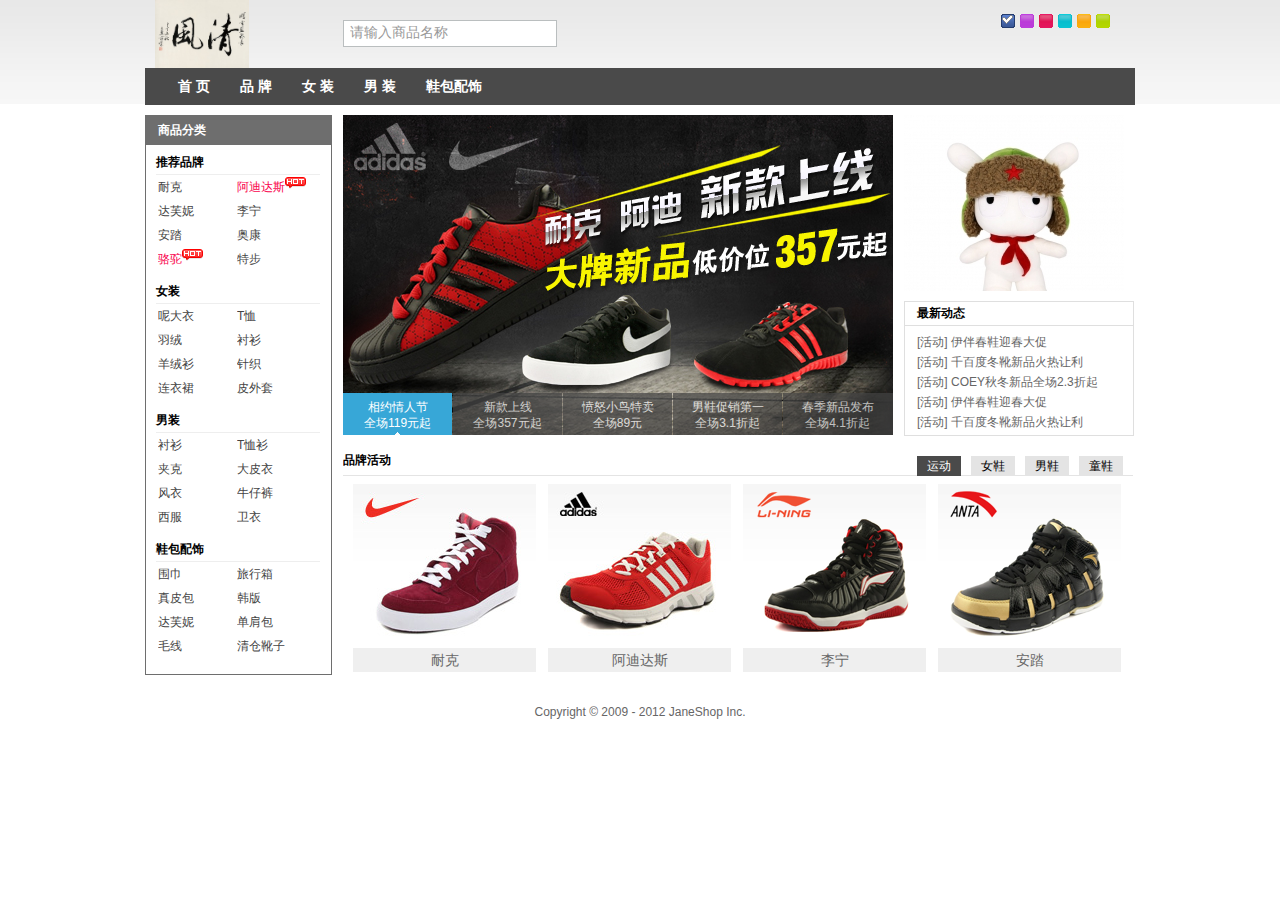
<file: qingfeng_shop/index-two.html>
<!DOCTYPE html>
<html lang="en">
<head>
	<meta charset="UTF-8">
<title>Qingfeng shopping</title>
<link rel="stylesheet" href="stylesMyshop/reset.css" type="text/css" />
<link rel="stylesheet" href="stylesMyshop/main.css" type="text/css" />
<link rel="stylesheet" href="stylesMyshop/skin/skin_0.css" type="text/css" id="cssfile" />
<script src="jquery-1.12.4.js" type="text/javascript"></script>
<script src="scriptsMyshop/index.js"></script>
<script src="scriptsMyshop/detail.js"></script>
<script src="scriptsMyshop/jquery.cookie.js"></script>
<body>
<!--头部开始-->
<div id="header">
	<div class="contWidth">
		<a class="logo" href="detail.html"><img class="logo-shop" src="imagesMyshop/qingfeng6193ac01f80268cb0a2c8c854a6f78bd.jpg" alt="JaneShop"/></a>
		<div class="search">
			<input type="text" id="inputSearch" class="" value="请输入商品名称" />
		</div>
		<ul id="skin">
			<li id="skin_0" title="蓝色" class="selected">蓝色</li>
			<li id="skin_1" title="紫色">紫色</li>
			<li id="skin_2" title="红色">红色</li>
			<li id="skin_3" title="天蓝色">天蓝色</li>
			<li id="skin_4" title="橙色">橙色</li>
			<li id="skin_5" title="淡绿色">淡绿色</li>
		</ul>
		<!-- 导航 start -->
		<div id="nav" class="mainNav">
			<ul class="nav">
				 <li><a href="#">首 页</a></li>
				 <li><a href="#">品 牌</a>
					<div class="jnNav">
						<div class="subitem">
							<dl class="fore">
								<dt>
									<a href="#nogo">品牌：</a>
								</dt>
								<dd>
									<em ><a href="#nogo">耐克</a></em>
									<em ><a href="#nogo">阿迪达斯</a></em>
									<em ><a href="#nogo">达芙妮</a></em>
									<em ><a href="#nogo">李宁</a></em>
									<em ><a href="#nogo">安踏</a></em>
									<em ><a href="#nogo">奥康</a></em>
									<em ><a href="#nogo">骆驼</a></em>
									<em ><a href="#nogo">特步</a></em>
									<em ><a href="#nogo">耐克</a></em>
									<em ><a href="#nogo">阿迪达斯</a></em>
									<em ><a href="#nogo">达芙妮</a></em>
									<em ><a href="#nogo">李宁</a></em>
									<em class="noborder"><a href="#nogo">特步</a></em>
								</dd>
							</dl>
							<dl>
								<dt>
									<a href="#nogo">品牌：</a>
								</dt>
								<dd>
									<em ><a href="#nogo">耐克</a></em>
									<em ><a href="#nogo">阿迪达斯</a></em>
									<em ><a href="#nogo">达芙妮</a></em>
									<em ><a href="#nogo">李宁</a></em>
									<em ><a href="#nogo">安踏</a></em>
									<em ><a href="#nogo">奥康</a></em>
									<em ><a href="#nogo">骆驼</a></em>
									<em ><a href="#nogo">特步</a></em>
									<em ><a href="#nogo">耐克</a></em>
									<em ><a href="#nogo">阿迪达斯</a></em>
									<em ><a href="#nogo">达芙妮</a></em>
									<em ><a href="#nogo">李宁</a></em>
									<em class="noborder"><a href="#nogo">特步</a></em>
								</dd>
							</dl>
						</div>
					</div>
				</li>
				<li><a href="#">女 装</a>
					<div class="jnNav">
						<div class="subitem">
							<dl class="fore">
								<dt>
									<a href="#nogo">女 装：</a>
								</dt>
								<dd>
									<em ><a href="#nogo">耐克</a></em>
									<em ><a href="#nogo">阿迪达斯</a></em>
									<em ><a href="#nogo">达芙妮</a></em>
									<em ><a href="#nogo">李宁</a></em>
									<em ><a href="#nogo">安踏</a></em>
									<em ><a href="#nogo">奥康</a></em>
									<em ><a href="#nogo">骆驼</a></em>
									<em ><a href="#nogo">特步</a></em>
									<em ><a href="#nogo">耐克</a></em>
									<em ><a href="#nogo">阿迪达斯</a></em>
									<em ><a href="#nogo">达芙妮</a></em>
									<em ><a href="#nogo">李宁</a></em>
									<em class="noborder"><a href="#nogo">特步</a></em>
								</dd>
							</dl>
							<dl>
								<dt>
									<a href="#nogo">女 装：</a>
								</dt>
								<dd>
									<em ><a href="#nogo">耐克</a></em>
									<em ><a href="#nogo">阿迪达斯</a></em>
									<em ><a href="#nogo">达芙妮</a></em>
									<em ><a href="#nogo">李宁</a></em>
									<em ><a href="#nogo">安踏</a></em>
									<em ><a href="#nogo">奥康</a></em>
									<em ><a href="#nogo">骆驼</a></em>
									<em ><a href="#nogo">特步</a></em>
									<em ><a href="#nogo">耐克</a></em>
									<em ><a href="#nogo">阿迪达斯</a></em>
									<em ><a href="#nogo">达芙妮</a></em>
									<em ><a href="#nogo">李宁</a></em>
									<em class="noborder"><a href="#nogo">特步</a></em>
								</dd>
							</dl>
						</div>
					</div>
				</li>
				<li><a href="#">男 装</a>
					<div class="jnNav">
						<div class="subitem">
							<dl class="fore">
								<dt>
									<a href="#nogo">男 装：</a>
								</dt>
								<dd>
									<em ><a href="#nogo">耐克</a></em>
									<em ><a href="#nogo">阿迪达斯</a></em>
									<em ><a href="#nogo">达芙妮</a></em>
									<em ><a href="#nogo">李宁</a></em>
									<em ><a href="#nogo">安踏</a></em>
									<em ><a href="#nogo">奥康</a></em>
									<em ><a href="#nogo">骆驼</a></em>
									<em ><a href="#nogo">特步</a></em>
									<em ><a href="#nogo">耐克</a></em>
									<em ><a href="#nogo">阿迪达斯</a></em>
									<em ><a href="#nogo">达芙妮</a></em>
									<em ><a href="#nogo">李宁</a></em>
									<em class="noborder"><a href="#nogo">特步</a></em>
								</dd>
							</dl>
							<dl>
								<dt>
									<a href="#nogo">男 装：</a>
								</dt>
								<dd>
									<em ><a href="#nogo">耐克</a></em>
									<em ><a href="#nogo">阿迪达斯</a></em>
									<em ><a href="#nogo">达芙妮</a></em>
									<em ><a href="#nogo">李宁</a></em>
									<em ><a href="#nogo">安踏</a></em>
									<em ><a href="#nogo">奥康</a></em>
									<em ><a href="#nogo">骆驼</a></em>
									<em ><a href="#nogo">特步</a></em>
									<em ><a href="#nogo">耐克</a></em>
									<em ><a href="#nogo">阿迪达斯</a></em>
									<em ><a href="#nogo">达芙妮</a></em>
									<em ><a href="#nogo">李宁</a></em>
									<em class="noborder"><a href="#nogo">特步</a></em>
								</dd>
							</dl>
						</div>
					</div>
				 </li>
				 <li><a href="#">鞋包配饰</a></li>
			</ul>
		</div>
		<!-- 导航 end -->
	</div>
</div>
<!--头部结束-->
<!--主体开始-->
<div id="content">
	<div class="janeshop">
		<!-- 商品分类 start -->
		<div id="jnCatalog">
			<h2 title="商品分类">商品分类</h2>
			<div class="jnCatainfo">
				<h3>推荐品牌</h3>
				<ul>
					<li><a href="#nogo" >耐克</a></li>
					<li><a href="#nogo" class="promoted">阿迪达斯</a></li>
					<li><a href="#nogo" >达芙妮</a></li>
					<li><a href="#nogo" >李宁</a></li>
					<li><a href="#nogo" >安踏</a></li>
					<li><a href="#nogo" >奥康</a></li>
					<li><a href="#nogo" class="promoted">骆驼</a></li>
					<li><a href="#nogo" >特步</a></li>
				</ul>
				<br class="clear" />
				<h3>女装</h3>
				<ul>
					<li><a href="#nogo" >呢大衣</a></li>
					<li><a href="#nogo" >T恤</a></li>
					<li><a href="#nogo" >羽绒</a></li>
					<li><a href="#nogo" >衬衫</a></li>
					<li><a href="#nogo" >羊绒衫</a></li>
					<li><a href="#nogo" >针织</a></li>
					<li><a href="#nogo" >连衣裙</a></li>
					<li><a href="#nogo" >皮外套</a></li>
				</ul>
				<br class="clear" />
				<h3>男装</h3>
				<ul>
					<li><a href="#nogo" >衬衫</a></li>
					<li><a href="#nogo" >T恤衫</a></li>
					<li><a href="#nogo" >夹克</a></li>
					<li><a href="#nogo" >大皮衣</a></li>
					<li><a href="#nogo" >风衣</a></li>
					<li><a href="#nogo" >牛仔裤</a></li>
					<li><a href="#nogo" >西服</a></li>
					<li><a href="#nogo" >卫衣</a></li>
				</ul>
				<br class="clear" />
				<h3>鞋包配饰</h3>
				<ul>
					<li><a href="#nogo" >围巾</a></li>
					<li><a href="#nogo" >旅行箱</a></li>
					<li><a href="#nogo" >真皮包</a></li>
					<li><a href="#nogo" >韩版</a></li>
					<li><a href="#nogo" >达芙妮</a></li>
					<li><a href="#nogo" >单肩包</a></li>
					<li><a href="#nogo" >毛线</a></li>
					<li><a href="#nogo" >清仓靴子</a></li>
				</ul>
				<br class="clear" />
			</div>
		</div>
		<!-- 商品分类 end -->

		<!-- 大屏广告 start -->
		<div id="jnImageroll">
			<a href="#nogo" id="JS_imgWrap">
				<img class="active" src="imagesMyshop/ads/1.jpg" alt="相约情人节"/>
				<img src="imagesMyshop/ads/2.jpg" alt="新款上线"/>
				<img src="imagesMyshop/ads/3.jpg" alt="愤怒小鸟特卖"/>
				<img src="imagesMyshop/ads/4.jpg" alt="男鞋促销第一波"/>
				<img src="imagesMyshop/ads/5.jpg" alt="春季新品发布"/>
			</a>
			<div>
				<a href="###1"><em>相约情人节</em><em>全场119元起</em></a>
				<a href="###2"><em>新款上线</em><em>全场357元起</em></a>
				<a href="###3"><em>愤怒小鸟特卖</em><em>全场89元</em></a>
				<a href="###4"><em>男鞋促销第一波</em><em>全场3.1折起</em></a>
				<a href="###5" class="last"><em>春季新品发布</em><em>全场4.1折起</em></a>
			</div>
		</div>
		<!-- 大屏广告 end -->

		<!-- 最新动态 start -->
		<div id="jnNotice">
			<div id="jnMiaosha">
				<a href="#nogo" class="JS_css3"><img src="imagesMyshop/upload/zbsixpms_1495795724.388634!220x220.jpg" alt="冬品清仓"  /></a>
			</div>
			<div id="jnNoticeInfo">
				<h2 title="最新动态">最新动态</h2>
				<ul>
					<li><a href="###1" class="tooltip" title="[活动] 伊伴春鞋迎春大促">[活动] 伊伴春鞋迎春大促</a></li>
					<li><a href="###2" class="tooltip" title="[活动] 千百度冬靴新品火热让利">[活动] 千百度冬靴新品火热让利</a></li>
					<li><a href="###3" class="tooltip" title="[活动] COEY秋冬新品全场2.3折起">[活动] COEY秋冬新品全场2.3折起</a></li>
					<li><a href="###4" class="tooltip" title="[活动] 伊伴春鞋迎春大促">[活动] 伊伴春鞋迎春大促</a></li>
					<li><a href="###5" class="tooltip" title="[活动] 千百度冬靴新品火热让利">[活动] 千百度冬靴新品火热让利</a></li>
					<li><a href="###6" class="tooltip" title="[活动] COEY秋冬新品全场2.3折起">[活动] COEY秋冬新品全场2.3折起</a></li>
				</ul>
				<br class="clear" />
			</div>
		</div>
		<!-- 最新动态 end -->

		<!-- 品牌活动 start -->
		<div id="jnBrand">
			<div id="jnBrandTab">
				<h2 title="品牌活动">品牌活动</h2>
				<ul>
					<li><a title="运动" href="#nogo">运动</a></li>
					<li><a title="女鞋" href="#nogo">女鞋</a></li>
					<li><a title="男鞋" href="#nogo">男鞋</a></li>
					<li><a title="Applife" href="#nogo">童鞋</a></li>
				</ul>
			</div>
			<div id="jnBrandContent">
				<div id="jnBrandList">
					<ul>
						<li>
							<a href="###1" class="JS_live"><img alt="耐克" src="imagesMyshop/upload/20120217.jpg" /></a>
							<span><a href="###1">耐克</a></span>
						</li>
						<li>
							<a href="###2" class="JS_live"><img alt="阿迪达斯" src="imagesMyshop/upload/20120218.jpg" /></a>
							<span><a href="###2">阿迪达斯</a></span>
						</li>
						<li>
							<a href="###3" class="JS_live"><img alt="李宁" src="imagesMyshop/upload/20120219.png" /></a>
							<span><a href="###3">李宁</a></span>
						</li>
						<li>
							<a href="###4" class="JS_live"><img alt="安踏" src="imagesMyshop/upload/20120220.png" /></a>
							<span><a href="###4">安踏</a></span>
						</li>
						<li>
							<a href="###1" class="JS_live"><img alt="耐克" src="imagesMyshop/upload/20120217.jpg" /></a>
							<span><a href="###1">耐克</a></span>
						</li>
						<li>
							<a href="###2" class="JS_live"><img alt="阿迪达斯" src="imagesMyshop/upload/20120218.jpg" /></a>
							<span><a href="###2">阿迪达斯</a></span>
						</li>
						<li>
							<a href="###3" class="JS_live"><img alt="李宁" src="imagesMyshop/upload/20120219.png" /></a>
							<span><a href="###3">李宁</a></span>
						</li>
						<li>
							<a href="###4" class="JS_live"><img alt="安踏" src="imagesMyshop/upload/20120220.png" /></a>
							<span><a href="###4">安踏</a></span>
						</li>
						<li>
							<a href="###1" class="JS_live"><img alt="耐克" src="imagesMyshop/upload/20120217.jpg" /></a>
							<span><a href="###1">耐克</a></span>
						</li>
						<li>
							<a href="###2" class="JS_live"><img alt="阿迪达斯" src="imagesMyshop/upload/20120218.jpg" /></a>
							<span><a href="###2">阿迪达斯</a></span>
						</li>
						<li>
							<a href="###3" class="JS_live"><img alt="李宁" src="imagesMyshop/upload/20120219.png" /></a>
							<span><a href="###3">李宁</a></span>
						</li>
						<li>
							<a href="###4" class="JS_live"><img alt="安踏" src="imagesMyshop/upload/20120220.png" /></a>
							<span><a href="###4">安踏</a></span>
						</li>
						<li>
							<a href="###1" class="JS_live"><img alt="耐克" src="imagesMyshop/upload/20120217.jpg" /></a>
							<span><a href="###1">耐克</a></span>
						</li>
						<li>
							<a href="###2" class="JS_live"><img alt="阿迪达斯" src="imagesMyshop/upload/20120218.jpg" /></a>
							<span><a href="###2">阿迪达斯</a></span>
						</li>
						<li>
							<a href="###3" class="JS_live"><img alt="李宁" src="imagesMyshop/upload/20120219.png" /></a>
							<span><a href="###3">李宁</a></span>
						</li>
						<li>
							<a href="###4" class="JS_live"><img alt="安踏" src="imagesMyshop/upload/20120220.png" /></a>
							<span><a href="###4">安踏</a></span>
						</li>
					</ul>
				</div>
			</div>
		</div>
		<!-- 品牌活动 end -->

	</div>
</div>
<!--主体结束-->
<!--底部开始-->
<div id="footer">Copyright &copy; 2009 - 2012 JaneShop Inc. </div>
<!--底部结束-->
</body>
</html>
</file>
<file: css/iconfont.css>
@font-face {font-family: "iconfont";
  src: url('../font/iconfont.eot?t=1509004784726'); /* IE9*/
  src: url('../font/iconfont.eot?t=1509004784726#iefix') format('embedded-opentype'), /* IE6-IE8 */
  url('[data-uri]') format('woff'),
  url('../font/iconfont.ttf?t=1509004784726') format('truetype'), /* chrome, firefox, opera, Safari, Android, iOS 4.2+*/
  url('../font/iconfont.svg?t=1509004784726#iconfont') format('svg'); /* iOS 4.1- */
}

.iconfont {
  font-family:"iconfont" !important;
  font-size:16px;
  font-style:normal;
  -webkit-font-smoothing: antialiased;
  -moz-osx-font-smoothing: grayscale;
}

.icon-icon:before { content: "\e622"; }

.icon-back:before { content: "\e697"; }

.icon-cart:before { content: "\e698"; }

.icon-more:before { content: "\e6a7"; }

.icon-xiaoxi:before { content: "\e640"; }

.icon-fma:before { content: "\e60e"; }

.icon-15tian:before { content: "\e605"; }

.icon-footer-7:before { content: "\e638"; }

.icon-huodong1:before { content: "\e615"; }

.icon-xuangoushouji:before { content: "\e602"; }

.icon-520jiashouhouwangdian24px:before { content: "\e606"; }

.icon-xinxi:before { content: "\e608"; }

.icon-arrows-right-circle:before { content: "\e654"; }

.icon-bofang:before { content: "\e733"; }

.icon-daohang-fuwu-weixiu:before { content: "\e61f"; }

.icon-liwu:before { content: "\e60c"; }

.icon-mifenqia:before { content: "\e60f"; }

.icon-yijiuhuanxin:before { content: "\e610"; }

.icon-huafeichongzhi:before { content: "\e611"; }
</file>
<file: css/index.css>
/*轮播图开始*/
.slide-box{
    position: relative;
}
.slide{
    position:relative;
    height: 460px;
}
#img-box img{
    display: none;
    position: absolute;
    width: 1226px;
    height: 460px;
    left: 0;
    top: 0;
}
#img-box .img-box-active{
    display: block;
}
.prev-btn,.next-btn{
    top: 50%;
    margin-top: -34.5px;
    position: absolute;
    font-size: 50px;
    width: 41px;
    height: 69px;
    line-height: 69px;
    text-align: center;
    color: #757575;
    border-radius: 2px;/*边框圆角*/
}
.prev-btn{
    left: 234px;
}
.next-btn{
    right: 0;
}
.prev-btn:hover,.next-btn:hover{
    color: #fff;
    background: rgba(3,3,3,0.5);
    cursor: pointer;
}
#btns li{
    width: 6px;
    height: 6px;
    background: #232429;
    border:2px solid #65666b;
    float: left;
    margin-right: 10px;
    border-radius: 50%;
}
#btns li:hover{
    background: #898a8e;
    border:2px solid #4f4e56;
    cursor: pointer;
}
#btns .btns-active{
    background: #898a8e;
    border:2px solid #4f4e56;
}
#btns{
    position: absolute;
    width: 150px;
    height: 17.6px;
    right: 0;
    bottom:20px;
}
.list{
    position: absolute;
    left: 0;
    top: 0;
    z-index: 1;
    background: rgba(3,3,3,0.6);
    padding: 20px 0;
    width: 234px;
}
.list-item>a{
    display: block;
    height: 42px;
    line-height: 42px;
    padding-left: 30px;
    font-size: 14px;
    color: #fff;
}
.list-item:hover .sub-list{
    display: block;
}
.list-item>a:hover{
    background: #ff6700;
}
.icon-arrow{
    float: right;
    margin-right: 15px;
    font-size: 16px;
}
.sub-list{
    background: #fff;
    position: absolute;
    left: 234px;
    top: 0;
    height: 458px;
    display: none;
    box-shadow: 0 8px 16px rgba(0,0,0,0.18);
    border: 1px solid #e0e0e0;
    border-left: 0;
}
.sub-list-3{
    width: 795px;
}
.sub-list-4{
    width: 1060px;
}
.sub-list-2{
    width: 530px;
}
.sub-list-1{
    width: 265px;
}
.sub-list li{
    width: 265px;
    overflow: hidden;
    padding: 18px 15px 18px 20px;
}
.sub-list ul{
    float: left;
    height: 100%;
    width: 265px;
}
.sub-list a{
    float: left;
}
.list-img{
    vertical-align: middle;/*图片与字对齐方式：居中对齐*/
}
.list-title{
    color: #333;
    font-size: 14px;
}
.list-img-box{
    width: 168px;
}
.list-img-box:hover .list-title{
    color: #ff6700;
}
.sub-list a.buy-btn{
    float: right;
    width: 58px;
    height: 22px;
    border: 1px solid #ff6700;
    color: #ff6700;
    font-size: 12px;
    text-align: center;
    line-height:22px;
    margin-top:10px;
    margin-right:30px;
}
.sub-list a.buy-btn:hover{
    color: #fff;
    background: #ff6700;
}
/*轮播图结束*/

/*频道列表开始*/
.home-sub{
    margin-top: 14px;
    margin-bottom: 26px;
    height: 170px;
}
.span4{
    position: relative;
}
.home-list{
    width: 228px;
    height: 164px;
    padding: 3px;
    background: #5f5750;
}
.exposure{
    position: relative;
    display: block;
    width: 70px;
    height: 64px;
    padding: 0 3px;
    padding-top:18px;
    float: left;
    text-align: center;
    font-size: 12px;
    /*background: #0f0;*/
}
.exposure a{
    color: rgba(255,255,255,0.7);
}
.exposure a:hover{
    color: #fff;
}
.exposure .icon-home{
    display: block;
    font-size: 25px;
}
.home-list .after{
    position: absolute;
    display: block;
    left: 0;
    top: 6px;
    width: 1px;
    height: 70px;
    background: #665e57;
}
.home-list .after-{
    position: absolute;
    display: block;
    top: -1px;
    left: 6px;
    width: 64px;
    height: 1px;
    background: #665e57;
}
.span16{
    position: absolute;
    margin-left:-1px;
    left: 234px;
    top: 0;
}
.first img{
    float: left;
    width: 316px;
    height: 170px;
    margin-left: 15px;
}
.first img:hover{
    box-shadow: 0px 10px 15px 6px rgba(0,0,0,0.1) ;
}
/*频道列表结束*/

/*明星单品开始*/
.star-box{
    height: 428px;
    position: relative;
}
.star-title{
    font-size: 22px;
    font-weight: 200;
    height: 58px;
    line-height: 58px;
    color: #333;
}
.more-box{
    position: absolute;
    top: 20px;
    right: 0;
}
.more-box .icon-more{
    border-left: 0;
}
.icon-star{
    padding: 2px 8px;
    border: 1px solid #e0e0e0;
    color: #e0e0e0;
    font-size: 17px;
    float: left;
    cursor: pointer;
}
.icon-star-active{
    color: #000;
}
.icon-star-active:hover{
    color: #ff6700;
}
.pro-list{
    height: 340px;
    overflow: hidden;
    margin-bottom: 40px;
    position: relative;
}
.pro-group{
    position: absolute;
    left: 0;
    top: 0;
    height: 340px;
    width: 2480px;
}
.pro-item{
    width: 234px;
    height: 300px;
    background: #fafafa;
    padding-top: 39px;
    float: left;
    margin-right: 14px;
}
.pro-item.pro-item-five{
    margin-right: 0;
}
.pro-item.pro-item-six{
    margin-left: 14px;
}
.color-one{
    border-top: 1px solid #ff6700;
}
.color-two{
    border-top: 1px solid #83c44e;
}
.color-three{
    border-top: 1px solid #2196f3;
}
.color-fore{
    border-top: 1px solid #e53935;
}
.color-five{
    border-top: 1px solid #00c0a5;
}
.pro-img-box{
    display: block;
    text-align: center;
}
.pro-img{
    width: 160px;
    height: 160px;
}
.pro-title{
    display: block;
    height: 21px;
    line-height: 21px;
    text-align: center;
    color: #212121;
    font-size: 14px;
    margin-top:22px;
}
.pro-dest{
    height: 18px;
    line-height: 18px;
    text-align: center;
    font-size: 12px;
    color: #b0b0b0;
}
.pro-price{
    color: #ff6700;
    font-size: 14px;
    text-align: center;
    margin-top: 12px;
}
/*明星单品结束*/

/*home-main*/
.home-main{
    background: #f5f5f5;
    height: 5310px;
}
/*home-main*/

/*家电开始*/
.content-box{
    background: #f5f5f5;
    padding-bottom: 8px;
}
.content-box-one{
    padding-top: 60px;
}
.homeelec-box{
    position: relative;
    margin-bottom: -10px;
}
.tab-btns{
    color: #424242;
    font-size: 16px;
    position: absolute;
    right: 0;
    top: 17px;
}
.tab-btns li{
    float: left;
    margin-left: 30px;
    cursor: pointer;
}
.active{
    /*width: 32px;*/
    height: 24px;
}
.active-active{
    color: #ff6700;
    border-bottom: 2px solid #ff6670;
}
/*.active-two{*/
    /*width: 64px;*/
    /*height: 24px;*/
/*}*/
.active-five{
    width: 80px;
    height: 24px;
}
.active-three{
    width: 48px;
    height: 24px;
}
/*.tab-btns .active:hover,.tab-btns .active-two:hover,.tab-btns .active-five:hover,.tab-btns .active-three:hover{*/
    /*color: #ff6700;*/
    /*border-bottom: 2px solid #ff6670;*/
/*}*/
.box-brick{
    position: absolute;
    top: 381.6px;
}
.brick-item{
    float: left;
    width: 234px;
    height: 300px;
}
.brick-item:hover{
    box-shadow: 0px 10px 15px 6px rgba(0,0,0,0.1) ;
}
.box-bd{
    overflow: hidden;
}
.wrapper-one{
    width: 1226px;
    padding-right:20px;
    padding-top: 10px;
    margin: 0 auto;
}
.wrapper-two{
    width: 1226px;
    padding: 0px 4px 0 10px;
    margin: 0 auto;
}
.box-left{
    float: left;
    position: absolute;
}
.box-left-one{
    float: left;
    width: 234px;
    height: 614px;
}
.box-left:hover{
    box-shadow: 0px 10px 15px 6px rgba(0,0,0,0.1) ;
    animation:top-run 0.3s ease forwards ;
}
@keyframes top-run {
    100%{
        transform:translate(0px,-2px);
    }
}
.box-brick:hover{
    box-shadow: 0px 10px 15px 6px rgba(0,0,0,0.1) ;
    animation:top-run-brick 0.3s ease forwards ;
}
@keyframes top-run-brick {
    100%{
        transform:translate(0px,-2px);
    }
}
.box-right{
    float: right;
    width: 992px;
    height: 628px;
}
.box-right ul{
    width: 992px;
    height: 628px;
    display: none;
}
.box-right .home-tv-active{
    display: block;
}
.bd-item{
    position: relative;
    width: 234px;
    height: 246px;
    padding: 34px 0 20px;
    background: #fff;
    margin: 0 0 14px 14px;
    float: left;
}
.bd-item:hover{
    box-shadow: 0px 10px 15px 6px rgba(0,0,0,0.1) ;
    animation:top-run-right 0.3s ease forwards ;
}
@keyframes top-run-right {
    100%{
        transform:translate(0px,-2px);
    }
}
.bd-img-box{
    display: block;
    text-align: center;
    margin-bottom: 18px;
}
.bd-img{
    width: 150px;
    height: 150px;
}
.bd-title{
    display: block;
    text-align: center;
    font-size: 14px;
    font-weight: 400;
    color: #333;
}
.bd-dest{
    height: 18px;
    font-size: 12px;
    text-align: center;
    color: #b0b0b0;
    margin-bottom: 10px;
}
.bd-price{
    text-align: center;
    color: #ff6700;
    font-size: 14px;
}
.bd-new{
    position: absolute;
    top: 0;
    left: 50%;
    margin-left: -32px;
    display: block;
    width: 64px;
    height: 20px;
    line-height: 20px;
    text-align: center;
    background: #83c44e;
    font-size: 12px;
    color: #fff;
}
.bd-discount{
    background: #e53935;
}
.bd-new-free{
    background: #ffac13;
}
.bd-item:hover .review{
    display: block;
    animation:show-review 0.3s ease  forwards ;
}
@keyframes show-review {
    100%{
        height: 73.8px;
    }
}
.review{
    position: absolute;
    display: none;
    bottom: 0;
    width: 234px;
    height: 0;
    background: #ff6700;
}
.review-item{
    display: block;
    width: 174px;
    height: 73.8px;
    padding:8px 30px;
}
.review-item-one{
    display: block;
    padding-bottom: 5px;
    color: #fff;
    font-size: 12px;
}
.review-item-two{
    color: rgba(255,255,255,0.6);
    font-size: 12px;
}
.bd-item-small{
    position: relative;
    width: 234px;
    height: 246px;
    padding: 34px 0 20px;
    margin: 0 0 14px 14px;
    float: left;
}
.bd-item-one:hover{
    box-shadow: 0px 10px 15px 6px rgba(0,0,0,0.1) ;
    animation:top-run-small 0.3s ease forwards ;
}
@keyframes top-run-small {
    100%{
        transform:translate(0px,-2px);
    }
}
.bd-item-two:hover{
    box-shadow: 0px 10px 15px 6px rgba(0,0,0,0.1) ;
    animation:top-run-small-two 0.3s ease forwards ;
}
@keyframes top-run-small-two {
    100%{
        transform:translate(0px,-2px);
    }
}
.bd-item-one{
    position: absolute;
    top: 0;
    width: 234px;
    height: 143px;
    background: #fff;
}
.item-small{
    position: relative;
    width: 184px;
    height: 83px;
    margin: 30px 20px 30px 30px;
}
.bd-title-small{
    display: block;
    font-size: 14px;
    font-weight: 400;
    color: #333;
    padding-top:8px;
    margin-bottom: 12px;
}
.bd-price-small{
    color: #ff6700;
    font-size: 14px;
}
.bd-img-small{
    width: 80px;
    height: 80px;
    position: absolute;
    top: 0;
    right: 0;
}
.bd-item-two{
    position: absolute;
    top: 157px;
    width: 234px;
    height: 143px;
    background: #fff;
}
.bd-title-small-two{
    display: block;
    width: 94px;
    height: 44px;
    font-size: 18px;
    color: #333;
}
.bd-dest-small{
    font-size: 12px;
    color: #757575;
}
.icon-right{
    position: absolute;
    top: 0;
    right: 0;
    line-height: 48px;
    font-size: 48px;
    color: #ff6700;
}
.bd-item-two .item-two{
    margin: 50px 20px 10px 30px;
}
/*家电结束*/

/*推荐开始*/
.recommend-box{
    height: 358px;
    margin-bottom:22px;
}
.recommend{
    position: relative;
}
.star-title-recommend{
    font-size: 22px;
    font-weight: 200;
    height: 58px;
    line-height: 58px;
    color: #333;
}
.xm-item{
    position: relative;
    float: left;
    width: 234px;
    height: 300px;
    background: #fff;
    margin: 0 14px 14px 0;
}
.xm-item:hover{
    box-shadow: 0px 10px 15px 6px rgba(0,0,0,0.1) ;
    animation:top-run-xm 0.3s ease forwards ;
}
@keyframes top-run-xm {
    100%{
        transform:translate(0px,-2px);
    }
}
.xm-recommend{
    overflow: hidden;
    position: relative;
    height: 314px;
}
#xm-recommend-ul{
    position: absolute;
    left: 0;
    top: 0;
    height: 314px;
    width: 2480px;
}
.xm-pro{
    padding: 40px 0 15px 0;
}
.xm-img{
    width: 140px;
    height: 140px;
}
.xm-title{
    display: block;
    height: 18px;
    line-height: 18px;
    text-align: center;
    color: #333;
    margin-bottom: 10px;
}
.xm-price{
    color: #ff6700;
    text-align: center;
    font-size: 14px;
    margin-bottom: 10px;
}
.xm-dest{
    text-align: center;
    color: #757575;
    font-size: 15px;
}
/*推荐结束*/

/*热评开始*/
.comment-list{
    height: 415px;
    margin-bottom: 14px;
}
.comment-item:hover{
    box-shadow: 0px 10px 15px 6px rgba(0,0,0,0.1) ;
    animation:top-run-comment 0.3s forwards ;
}
@keyframes top-run-comment {
    100%{
        transform:translate(0px,-2px);
    }
}
.comment-item{
    position: relative;
    float: left;
    width: 296px;
    height: 415px;
    background: #fff;
    margin-bottom: 14px;
    margin-left: 14px;
}
.comment-item-first{
    margin-left: 0;
}
.comment-img-box{
    height: 220px;
    display: block;
    margin-bottom: 28px;
}
.comment-img{
    float: left;
    width: 296px;
    height: 220px;
}
.comment-review{
    width: 240px;
    height: 72px;
    margin: 0 28px 28px 28px;
    color: #333;
    font-size: 14px;
    line-height: 24px;
    font-weight: 400;
}
.comment-author{
    width: 230px;
    height: 18px;
    padding-right: 10px;
    margin: 0 28px 8px;
    font-size: 12px;
    color: #b0b0b0;
}
.comment-info{
    margin: 0 30px;
}
.comment-title{
    float: left;
    font-size: 14px;
    font-weight: 400;
    color: #333;
}
.comment-info span{
    float: left;
    color: #e0e0e0;
    margin: 0 .25em;
    font-size: 14px;
}
.comment-price{
    float: left;
    color: #ff6700;
    font-size: 14px;
}
/*热评结束*/

/*内容开始*/
.contents-list{
    width: 1246px;
    height: 452px;
}
.contents-item:hover{
    box-shadow: 0px 10px 15px 6px rgba(0,0,0,0.1) ;
    animation:top-run-contents 0.3s ease forwards ;
}
@keyframes top-run-contents {
    100%{
        transform:translate(0px,-2px);
    }
}
.contents-item:hover .contents-controls i{
    display: block;
}
.contents-item{
    position: relative;
    float: left;
    width: 296px;
    height: 374px;
    border-top: 1px solid #ffac13;
    padding-top: 45px;
    margin-bottom: 22px;
    background: #fff;
    margin-left: 14px;
}
.contents-title{
    width: 274px;
    height: 24px;
    margin: 0 10px 18px;
    font-size: 16px;
    font-weight: 400;
    text-align: center;
}
.contents-item-one{
    color: #ffac13;
    margin-left: 0;
    border-top: 1px solid #ffac13;
}
.contents-item-two{
    color: #83c44e;
    border-top: 1px solid #83c44e;
}
.contents-item-three{
    color: #e53935;
    border-top: 1px solid #e53935;
}
.contents-item-fore{
    color: #2196f3;
    border-top: 1px solid #2196f3;
}
.contents-box{
    height: 340px;
}
.con-carousol{
    height: 262.8px;
    position: relative;
    overflow: hidden;
}
.carousol-box{
    width: 888px;
    /*height: 262.8px;*/
    /*overflow: hidden;*/
    position: absolute;
    left: 0;
    top: 0;
}
.con-carousol-item{
    float: left;
}
.contents-box-name{
    display: block;
    width: 256px;
    height: 24.8px;
    margin: 0 20px 5px;
    font-size: 20px;
    font-weight: 400;
    text-align: center;
    color: #333;
}
.contents-box-desc{
    display: block;
    width: 200px;
    height: 40px;
    margin: 0 48px 10px;
    font-size: 12px;
    line-height: 20px;
    text-align: center;
    color: #b0b0b0;
    overflow: hidden;
}
.contents-box-price{
    display: block;
    width: 271px;
    height: 21px;
    margin: 0 10px 15px;
    color: #333;
    text-align: center;
}
.pagers{
    position: absolute;
    bottom: 15px;
    width: 296px;
    height: 30.4px;
    text-align: center;
}
.pager{
    display: inline-block;
    width: 10px;
    height: 10px;
    padding: 10px;
    margin: 0 2px;
    cursor: pointer;
    background: #fff;
}
.dot{
    display: block;
    text-indent: -9999em;
    width: 6px;
    height: 6px;
    border-radius: 6px;
    border: 2px solid #f5f5f5;
    border-color: #ff6700;
}
.dot-others:hover{
    background: #ff6700;
}
.dot-others{
    background: #b0b0b0;
    border-color: #fff;
}
.contents-box-figure{
    width: 216px;
    height: 154px;
    margin: 0 40px;
}
.contents-controls i:hover{
    background: #b0b0b0;
}
.contents-controls i{
    display: none;
    background-color: rgba(66,66,66,0.2);
    color: #fafafa;
    font-size: 18px;
    font-weight: 800;
    line-height: 24px;
    width: 20px;
    height: 24px;
    padding: 12px 0;
    margin-top: -20px;
}
.contents-icon-back{
    cursor: pointer;
    position: absolute;
    left: 0;
    top: 50%;
}
.contents-icon-more{
    cursor: pointer;
    position: absolute;
    right: 0;
    top: 50%;
}
/*内容结束*/
/*视频开始*/
.video-box{
    position: relative;
}
.video-title{
    font-size: 22px;
    font-weight: 200;
    height: 58px;
    line-height: 58px;
    color: #333;
}

.more-link{
    position: absolute;
    height: 57.6px;
    line-height: 57.6px;
    top: 0;
    right: 0;
}
.more-link-box:hover{
    color: #ff6700;
}
.more-link-box:hover i{
    background: #ff6700;
}
.more-link-box{
    color: #424242;
    font-size: 16px;
}
.more-link i{
    padding: 4px;
    margin-left: 8px;
    border-radius: 16px;
    font-size: 12px;
    vertical-align: 2px;
    font-weight: 800;
    color: #fff;
    background: #b0b0b0;
}
.video-item:hover{
    box-shadow: 0px 10px 15px 6px rgba(0,0,0,0.1) ;
    animation:top-run-contents 0.3s ease forwards ;
}
@keyframes top-run-contents {
    100%{
        transform:translate(0px,-2px);
    }
}
.video-item{
    float: left;
    width: 296px;
    height: 285px;
    margin-bottom: 14px;
    margin-left: 14px;
    background: #fff;
}
.video-item-first{
    margin-left: 0;
}
.video-figure:hover .video-play{
    background: #ff6700;
    border-color: #ff6700;
}
.video-figure{
    position: relative;
    display: block;
    width: 296px;
    height: 180px;
    margin-bottom: 28px;
}
.video-play{
    position: absolute;
    text-align: center;
    left: 20px;
    bottom: 10px;
    width: 32px;
    height: 20px;
    color: #fff;
    border: 2px solid #fff;
    border-radius: 12px;
    background-color: rgba(0,0,0,0.6);
}
.video-iconfont{
    display: block;
    font-size: 11px;
    line-height: 20px;
}
.video-title-small:hover{
    color: #ff6700;
}
.video-title-small{
    display: block;
    text-align: center;
    margin: 0 0 6px;
    font-size: 14px;
    font-weight: 400;
    color: #333;
}
.video-desc{
    display: block;
    height: 18px;
    font-size: 12px;
    color: #b0b0b0;
    text-align: center;
}
/*视频结束*/

/*footer开始*/
.footer{
    height: 272px;
}
.container{
    height: 272px;
}
.footer-service{
    height: 25px;
    padding: 27px 0;
    border-bottom: 1px solid #e0e0e0;
}
.service-item a:hover i,.service-item a:hover{
    color: #ff6700;
}
.service-item{
    float: left;
    width: 19.8%;
    height: 25px;
    border-left: 1px solid #e0e0e0;
    font-size: 16px;
    line-height: 25px;
    text-align: center;
    background: #fff;
}
.service-item a{
    color: #333;
}
.service-item-first{
    border: none;
}
.service-icon{
    color: #333;
    font-size: 28px;
    line-height: 24px;
    margin-right: 6px;
    vertical-align: -6px;
}
.service-icon-first{
    font-size: 32px;
}
.footer-links{
    padding: 40px 0;
}
.col-item{
    float: left;
    width: 160px;
    height: 112px;
}
.col-links span{
    display: block;
    margin: -1px 0 26px;
    font-size: 14px;
    line-height: 1.25;
    color: #424242;
}
.col-links a:hover{
    color: #ff6700;
}
.col-links a{
    display: block;
    width: 160px;
    margin: 10px 0 0;
    font-size: 12px;
    color: #757575;
    cursor: pointer;
}
.col-contact{
    float: right;
    width: 251px;
    height: 112px;
    border-left: 1px solid #e0e0e0;
    text-align: center;
    color: #616161;
}
.col-contact p{
    font-size: 12px;
}
.phone-last{
    margin: 0 0 16px;
}
.col-contact .phone{
    margin: 0 0 5px;
    font-size: 22px;
    line-height: 1;
    color: #ff6700;
}
.col-btn:hover{
    background: #ff6700;
    color: #fff;
}
.col-btn{
    display: block;
    margin: 0 auto;
    width: 118px;
    height: 28px;
    line-height: 28px;
    font-size: 12px;
    color: #ff6700;
    border: 1px solid #ff6700;
}
/*footer结束*/
/*site-info开始*/
.site-info{
    padding: 30px 0;
    height: 106px;
    background: #fafafa;
}
.site-container{
    position: relative;
    height: 57px;
    font-size: 12px;
}
.site-container a:hover{
    color: #ff6700;
}
.site-container .site-title{
    float: left;
    color: #757575;
}
.site-text{
    height: 17.6px;
    color: #b0b0b0;

}
.site-text a{
    color: #b0b0b0;
}

.info-sep{
    margin:0 .25em;
    color: #b0b0b0;
}
.header-logo-last{
    width: 57px;
    height: 57px;
    background: url("../img/mi-logo.png") center center no-repeat #ff6700;
    float: left;
    margin-right: 10px;
}
.info-links{
    position: absolute;
    top: 0;
    right: 0;
    margin-top:4px;
    float: right;
    height: 28px;
}
.info-img{
    height: 28px;
    margin-left: 7px;
}
.slogan{
    width: 267px;
    height: 19px;
    margin: 30px auto 0;
    background: url("../img/slogan2016.png") no-repeat center 0;
}
/*site-info结束*/
</file>
<file: 官网css/iconfont.css>
@font-face {font-family: "iconfont";
  src: url('../font/iconfont.eot?t=1509004784726'); /* IE9*/
  src: url('../font/iconfont.eot?t=1509004784726#iefix') format('embedded-opentype'), /* IE6-IE8 */
  url('[data-uri]') format('woff'),
  url('../font/iconfont.ttf?t=1509004784726') format('truetype'), /* chrome, firefox, opera, Safari, Android, iOS 4.2+*/
  url('../font/iconfont.svg?t=1509004784726#iconfont') format('svg'); /* iOS 4.1- */
}

.iconfont {
  font-family:"iconfont" !important;
  font-size:16px;
  font-style:normal;
  -webkit-font-smoothing: antialiased;
  -moz-osx-font-smoothing: grayscale;
}

.icon-icon:before { content: "\e622"; }

.icon-back:before { content: "\e697"; }

.icon-cart:before { content: "\e698"; }

.icon-more:before { content: "\e6a7"; }

.icon-xiaoxi:before { content: "\e640"; }

.icon-fma:before { content: "\e60e"; }

.icon-15tian:before { content: "\e605"; }

.icon-footer-7:before { content: "\e638"; }

.icon-huodong1:before { content: "\e615"; }

.icon-xuangoushouji:before { content: "\e602"; }

.icon-520jiashouhouwangdian24px:before { content: "\e606"; }

.icon-xinxi:before { content: "\e608"; }

.icon-arrows-right-circle:before { content: "\e654"; }

.icon-bofang:before { content: "\e733"; }

.icon-daohang-fuwu-weixiu:before { content: "\e61f"; }

.icon-liwu:before { content: "\e60c"; }

.icon-mifenqia:before { content: "\e60f"; }

.icon-yijiuhuanxin:before { content: "\e610"; }

.icon-huafeichongzhi:before { content: "\e611"; }
</file>
<file: 官网css/index.css>
/*轮播图开始*/
.slide-box{
    position: relative;
}
.slide{
    position:relative;
    height: 460px;
}
#img-box img{
    display: none;
    position: absolute;
    width: 1226px;
    height: 460px;
    left: 0;
    top: 0;
}
#img-box .img-box-active{
    display: block;
}
.prev-btn,.next-btn{
    top: 50%;
    margin-top: -34.5px;
    position: absolute;
    font-size: 50px;
    width: 41px;
    height: 69px;
    line-height: 69px;
    text-align: center;
    color: #757575;
    border-radius: 2px;/*边框圆角*/
}
.prev-btn{
    left: 234px;
}
.next-btn{
    right: 0;
}
.prev-btn:hover,.next-btn:hover{
    color: #fff;
    background: rgba(3,3,3,0.5);
    cursor: pointer;
}
#btns li{
    width: 6px;
    height: 6px;
    background: #232429;
    border:2px solid #65666b;
    float: left;
    margin-right: 10px;
    border-radius: 50%;
}
#btns li:hover{
    background: #898a8e;
    border:2px solid #4f4e56;
    cursor: pointer;
}
#btns .btns-active{
    background: #898a8e;
    border:2px solid #4f4e56;
}
#btns{
    position: absolute;
    width: 150px;
    height: 17.6px;
    right: 0;
    bottom:20px;
}
.list{
    position: absolute;
    left: 0;
    top: 0;
    z-index: 1;
    background: rgba(3,3,3,0.6);
    padding: 20px 0;
    width: 234px;
}
.list-item>a{
    display: block;
    height: 42px;
    line-height: 42px;
    padding-left: 30px;
    font-size: 14px;
    color: #fff;
}
.list-item:hover .sub-list{
    display: block;
}
.list-item>a:hover{
    background: #ff6700;
}
.icon-arrow{
    float: right;
    margin-right: 15px;
    font-size: 16px;
}
.sub-list{
    background: #fff;
    position: absolute;
    left: 234px;
    top: 0;
    height: 458px;
    display: none;
    box-shadow: 0 8px 16px rgba(0,0,0,0.18);
    border: 1px solid #e0e0e0;
    border-left: 0;
}
.sub-list-3{
    width: 795px;
}
.sub-list-4{
    width: 1060px;
}
.sub-list-2{
    width: 530px;
}
.sub-list-1{
    width: 265px;
}
.sub-list li{
    width: 265px;
    overflow: hidden;
    padding: 18px 15px 18px 20px;
}
.sub-list ul{
    float: left;
    height: 100%;
    width: 265px;
}
.sub-list a{
    float: left;
}
.list-img{
    vertical-align: middle;/*图片与字对齐方式：居中对齐*/
}
.list-title{
    color: #333;
    font-size: 14px;
}
.list-img-box{
    width: 168px;
}
.list-img-box:hover .list-title{
    color: #ff6700;
}
.sub-list a.buy-btn{
    float: right;
    width: 58px;
    height: 22px;
    border: 1px solid #ff6700;
    color: #ff6700;
    font-size: 12px;
    text-align: center;
    line-height:22px;
    margin-top:10px;
    margin-right:30px;
}
.sub-list a.buy-btn:hover{
    color: #fff;
    background: #ff6700;
}
/*轮播图结束*/

/*频道列表开始*/
.home-sub{
    margin-top: 14px;
    margin-bottom: 26px;
    height: 170px;
}
.span4{
    position: relative;
}
.home-list{
    width: 228px;
    height: 164px;
    padding: 3px;
    background: #5f5750;
}
.exposure{
    position: relative;
    display: block;
    width: 70px;
    height: 64px;
    padding: 0 3px;
    padding-top:18px;
    float: left;
    text-align: center;
    font-size: 12px;
    /*background: #0f0;*/
}
.exposure a{
    color: rgba(255,255,255,0.7);
}
.exposure a:hover{
    color: #fff;
}
.exposure .icon-home{
    display: block;
    font-size: 25px;
}
.home-list .after{
    position: absolute;
    display: block;
    left: 0;
    top: 6px;
    width: 1px;
    height: 70px;
    background: #665e57;
}
.home-list .after-{
    position: absolute;
    display: block;
    top: -1px;
    left: 6px;
    width: 64px;
    height: 1px;
    background: #665e57;
}
.span16{
    position: absolute;
    margin-left:-1px;
    left: 234px;
    top: 0;
}
.first img{
    float: left;
    width: 316px;
    height: 170px;
    margin-left: 15px;
}
.first img:hover{
    box-shadow: 0px 10px 15px 6px rgba(0,0,0,0.1) ;
}
/*频道列表结束*/

/*明星单品开始*/
.star-box{
    height: 428px;
    position: relative;
}
.star-title{
    font-size: 22px;
    font-weight: 200;
    height: 58px;
    line-height: 58px;
    color: #333;
}
.more-box{
    position: absolute;
    top: 20px;
    right: 0;
}
.more-box .icon-more{
    border-left: 0;
}
.icon-star{
    padding: 2px 8px;
    border: 1px solid #e0e0e0;
    color: #e0e0e0;
    font-size: 17px;
    float: left;
    cursor: pointer;
}
.icon-star-active{
    color: #000;
}
.icon-star-active:hover{
    color: #ff6700;
}
.pro-list{
    height: 340px;
    overflow: hidden;
    margin-bottom: 40px;
    position: relative;
}
.pro-group{
    position: absolute;
    left: 0;
    top: 0;
    height: 340px;
    width: 2480px;
}
.pro-item{
    width: 234px;
    height: 300px;
    background: #fafafa;
    padding-top: 39px;
    float: left;
    margin-right: 14px;
}
.pro-item.pro-item-five{
    margin-right: 0;
}
.pro-item.pro-item-six{
    margin-left: 14px;
}
.color-one{
    border-top: 1px solid #ff6700;
}
.color-two{
    border-top: 1px solid #83c44e;
}
.color-three{
    border-top: 1px solid #2196f3;
}
.color-fore{
    border-top: 1px solid #e53935;
}
.color-five{
    border-top: 1px solid #00c0a5;
}
.pro-img-box{
    display: block;
    text-align: center;
}
.pro-img{
    width: 160px;
    height: 160px;
}
.pro-title{
    display: block;
    height: 21px;
    line-height: 21px;
    text-align: center;
    color: #212121;
    font-size: 14px;
    margin-top:22px;
}
.pro-dest{
    height: 18px;
    line-height: 18px;
    text-align: center;
    font-size: 12px;
    color: #b0b0b0;
}
.pro-price{
    color: #ff6700;
    font-size: 14px;
    text-align: center;
    margin-top: 12px;
}
/*明星单品结束*/

/*home-main*/
.home-main{
    background: #f5f5f5;
    height: 5310px;
}
/*home-main*/

/*家电开始*/
.content-box{
    background: #f5f5f5;
    padding-bottom: 8px;
}
.content-box-one{
    padding-top: 60px;
}
.homeelec-box{
    position: relative;
    margin-bottom: -10px;
}
.tab-btns{
    color: #424242;
    font-size: 16px;
    position: absolute;
    right: 0;
    top: 17px;
}
.tab-btns li{
    float: left;
    margin-left: 30px;
    cursor: pointer;
}
.active{
    /*width: 32px;*/
    height: 24px;
}
.active-active{
    color: #ff6700;
    border-bottom: 2px solid #ff6670;
}
/*.active-two{*/
    /*width: 64px;*/
    /*height: 24px;*/
/*}*/
.active-five{
    width: 80px;
    height: 24px;
}
.active-three{
    width: 48px;
    height: 24px;
}
/*.tab-btns .active:hover,.tab-btns .active-two:hover,.tab-btns .active-five:hover,.tab-btns .active-three:hover{*/
    /*color: #ff6700;*/
    /*border-bottom: 2px solid #ff6670;*/
/*}*/
.box-brick{
    position: absolute;
    top: 381.6px;
}
.brick-item{
    float: left;
    width: 234px;
    height: 300px;
}
.brick-item:hover{
    box-shadow: 0px 10px 15px 6px rgba(0,0,0,0.1) ;
}
.box-bd{
    overflow: hidden;
}
.wrapper-one{
    width: 1226px;
    padding-right:20px;
    padding-top: 10px;
    margin: 0 auto;
}
.wrapper-two{
    width: 1226px;
    padding: 0px 4px 0 10px;
    margin: 0 auto;
}
.box-left{
    float: left;
    position: absolute;
}
.box-left-one{
    float: left;
    width: 234px;
    height: 614px;
}
.box-left:hover{
    box-shadow: 0px 10px 15px 6px rgba(0,0,0,0.1) ;
    animation:top-run 0.3s ease forwards ;
}
@keyframes top-run {
    100%{
        transform:translate(0px,-2px);
    }
}
.box-brick:hover{
    box-shadow: 0px 10px 15px 6px rgba(0,0,0,0.1) ;
    animation:top-run-brick 0.3s ease forwards ;
}
@keyframes top-run-brick {
    100%{
        transform:translate(0px,-2px);
    }
}
.box-right{
    float: right;
    width: 992px;
    height: 628px;
}
.box-right ul{
    width: 992px;
    height: 628px;
    display: none;
}
.box-right .home-tv-active{
    display: block;
}
.bd-item{
    position: relative;
    width: 234px;
    height: 246px;
    padding: 34px 0 20px;
    background: #fff;
    margin: 0 0 14px 14px;
    float: left;
}
.bd-item:hover{
    box-shadow: 0px 10px 15px 6px rgba(0,0,0,0.1) ;
    animation:top-run-right 0.3s ease forwards ;
}
@keyframes top-run-right {
    100%{
        transform:translate(0px,-2px);
    }
}
.bd-img-box{
    display: block;
    text-align: center;
    margin-bottom: 18px;
}
.bd-img{
    width: 150px;
    height: 150px;
}
.bd-title{
    display: block;
    text-align: center;
    font-size: 14px;
    font-weight: 400;
    color: #333;
}
.bd-dest{
    height: 18px;
    font-size: 12px;
    text-align: center;
    color: #b0b0b0;
    margin-bottom: 10px;
}
.bd-price{
    text-align: center;
    color: #ff6700;
    font-size: 14px;
}
.bd-new{
    position: absolute;
    top: 0;
    left: 50%;
    margin-left: -32px;
    display: block;
    width: 64px;
    height: 20px;
    line-height: 20px;
    text-align: center;
    background: #83c44e;
    font-size: 12px;
    color: #fff;
}
.bd-discount{
    background: #e53935;
}
.bd-new-free{
    background: #ffac13;
}
.bd-item:hover .review{
    display: block;
    animation:show-review 0.3s ease  forwards ;
}
@keyframes show-review {
    100%{
        height: 73.8px;
    }
}
.review{
    position: absolute;
    display: none;
    bottom: 0;
    width: 234px;
    height: 0;
    background: #ff6700;
}
.review-item{
    display: block;
    width: 174px;
    height: 73.8px;
    padding:8px 30px;
}
.review-item-one{
    display: block;
    padding-bottom: 5px;
    color: #fff;
    font-size: 12px;
}
.review-item-two{
    color: rgba(255,255,255,0.6);
    font-size: 12px;
}
.bd-item-small{
    position: relative;
    width: 234px;
    height: 246px;
    padding: 34px 0 20px;
    margin: 0 0 14px 14px;
    float: left;
}
.bd-item-one:hover{
    box-shadow: 0px 10px 15px 6px rgba(0,0,0,0.1) ;
    animation:top-run-small 0.3s ease forwards ;
}
@keyframes top-run-small {
    100%{
        transform:translate(0px,-2px);
    }
}
.bd-item-two:hover{
    box-shadow: 0px 10px 15px 6px rgba(0,0,0,0.1) ;
    animation:top-run-small-two 0.3s ease forwards ;
}
@keyframes top-run-small-two {
    100%{
        transform:translate(0px,-2px);
    }
}
.bd-item-one{
    position: absolute;
    top: 0;
    width: 234px;
    height: 143px;
    background: #fff;
}
.item-small{
    position: relative;
    width: 184px;
    height: 83px;
    margin: 30px 20px 30px 30px;
}
.bd-title-small{
    display: block;
    font-size: 14px;
    font-weight: 400;
    color: #333;
    padding-top:8px;
    margin-bottom: 12px;
}
.bd-price-small{
    color: #ff6700;
    font-size: 14px;
}
.bd-img-small{
    width: 80px;
    height: 80px;
    position: absolute;
    top: 0;
    right: 0;
}
.bd-item-two{
    position: absolute;
    top: 157px;
    width: 234px;
    height: 143px;
    background: #fff;
}
.bd-title-small-two{
    display: block;
    width: 94px;
    height: 44px;
    font-size: 18px;
    color: #333;
}
.bd-dest-small{
    font-size: 12px;
    color: #757575;
}
.icon-right{
    position: absolute;
    top: 0;
    right: 0;
    line-height: 48px;
    font-size: 48px;
    color: #ff6700;
}
.bd-item-two .item-two{
    margin: 50px 20px 10px 30px;
}
/*家电结束*/

/*推荐开始*/
.recommend-box{
    height: 358px;
    margin-bottom:22px;
}
.recommend{
    position: relative;
}
.star-title-recommend{
    font-size: 22px;
    font-weight: 200;
    height: 58px;
    line-height: 58px;
    color: #333;
}
.xm-item{
    position: relative;
    float: left;
    width: 234px;
    height: 300px;
    background: #fff;
    margin: 0 14px 14px 0;
}
.xm-item:hover{
    box-shadow: 0px 10px 15px 6px rgba(0,0,0,0.1) ;
    animation:top-run-xm 0.3s ease forwards ;
}
@keyframes top-run-xm {
    100%{
        transform:translate(0px,-2px);
    }
}
.xm-recommend{
    overflow: hidden;
    position: relative;
    height: 314px;
}
#xm-recommend-ul{
    position: absolute;
    left: 0;
    top: 0;
    height: 314px;
    width: 2480px;
}
.xm-pro{
    padding: 40px 0 15px 0;
}
.xm-img{
    width: 140px;
    height: 140px;
}
.xm-title{
    display: block;
    height: 18px;
    line-height: 18px;
    text-align: center;
    color: #333;
    margin-bottom: 10px;
}
.xm-price{
    color: #ff6700;
    text-align: center;
    font-size: 14px;
    margin-bottom: 10px;
}
.xm-dest{
    text-align: center;
    color: #757575;
    font-size: 15px;
}
/*推荐结束*/

/*热评开始*/
.comment-list{
    height: 415px;
    margin-bottom: 14px;
}
.comment-item:hover{
    box-shadow: 0px 10px 15px 6px rgba(0,0,0,0.1) ;
    animation:top-run-comment 0.3s forwards ;
}
@keyframes top-run-comment {
    100%{
        transform:translate(0px,-2px);
    }
}
.comment-item{
    position: relative;
    float: left;
    width: 296px;
    height: 415px;
    background: #fff;
    margin-bottom: 14px;
    margin-left: 14px;
}
.comment-item-first{
    margin-left: 0;
}
.comment-img-box{
    height: 220px;
    display: block;
    margin-bottom: 28px;
}
.comment-img{
    float: left;
    width: 296px;
    height: 220px;
}
.comment-review{
    width: 240px;
    height: 72px;
    margin: 0 28px 28px 28px;
    color: #333;
    font-size: 14px;
    line-height: 24px;
    font-weight: 400;
}
.comment-author{
    width: 230px;
    height: 18px;
    padding-right: 10px;
    margin: 0 28px 8px;
    font-size: 12px;
    color: #b0b0b0;
}
.comment-info{
    margin: 0 30px;
}
.comment-title{
    float: left;
    font-size: 14px;
    font-weight: 400;
    color: #333;
}
.comment-info span{
    float: left;
    color: #e0e0e0;
    margin: 0 .25em;
    font-size: 14px;
}
.comment-price{
    float: left;
    color: #ff6700;
    font-size: 14px;
}
/*热评结束*/

/*内容开始*/
.contents-list{
    width: 1246px;
    height: 452px;
}
.contents-item:hover{
    box-shadow: 0px 10px 15px 6px rgba(0,0,0,0.1) ;
    animation:top-run-contents 0.3s ease forwards ;
}
@keyframes top-run-contents {
    100%{
        transform:translate(0px,-2px);
    }
}
.contents-item:hover .contents-controls i{
    display: block;
}
.contents-item{
    position: relative;
    float: left;
    width: 296px;
    height: 374px;
    border-top: 1px solid #ffac13;
    padding-top: 45px;
    margin-bottom: 22px;
    background: #fff;
    margin-left: 14px;
}
.contents-title{
    width: 274px;
    height: 24px;
    margin: 0 10px 18px;
    font-size: 16px;
    font-weight: 400;
    text-align: center;
}
.contents-item-one{
    color: #ffac13;
    margin-left: 0;
    border-top: 1px solid #ffac13;
}
.contents-item-two{
    color: #83c44e;
    border-top: 1px solid #83c44e;
}
.contents-item-three{
    color: #e53935;
    border-top: 1px solid #e53935;
}
.contents-item-fore{
    color: #2196f3;
    border-top: 1px solid #2196f3;
}
.contents-box{
    height: 340px;
}
.con-carousol{
    height: 262.8px;
    position: relative;
    overflow: hidden;
}
.carousol-box{
    width: 888px;
    /*height: 262.8px;*/
    /*overflow: hidden;*/
    position: absolute;
    left: 0;
    top: 0;
}
.con-carousol-item{
    float: left;
}
.contents-box-name{
    display: block;
    width: 256px;
    height: 24.8px;
    margin: 0 20px 5px;
    font-size: 20px;
    font-weight: 400;
    text-align: center;
    color: #333;
}
.contents-box-desc{
    display: block;
    width: 200px;
    height: 40px;
    margin: 0 48px 10px;
    font-size: 12px;
    line-height: 20px;
    text-align: center;
    color: #b0b0b0;
    overflow: hidden;
}
.contents-box-price{
    display: block;
    width: 271px;
    height: 21px;
    margin: 0 10px 15px;
    color: #333;
    text-align: center;
}
.pagers{
    position: absolute;
    bottom: 15px;
    width: 296px;
    height: 30.4px;
    text-align: center;
}
.pager{
    display: inline-block;
    width: 10px;
    height: 10px;
    padding: 10px;
    margin: 0 2px;
    cursor: pointer;
    background: #fff;
}
.dot{
    display: block;
    text-indent: -9999em;
    width: 6px;
    height: 6px;
    border-radius: 6px;
    border: 2px solid #f5f5f5;
    border-color: #ff6700;
}
.dot-others:hover{
    background: #ff6700;
}
.dot-others{
    background: #b0b0b0;
    border-color: #fff;
}
.contents-box-figure{
    width: 216px;
    height: 154px;
    margin: 0 40px;
}
.contents-controls i:hover{
    background: #b0b0b0;
}
.contents-controls i{
    display: none;
    background-color: rgba(66,66,66,0.2);
    color: #fafafa;
    font-size: 18px;
    font-weight: 800;
    line-height: 24px;
    width: 20px;
    height: 24px;
    padding: 12px 0;
    margin-top: -20px;
}
.contents-icon-back{
    position: absolute;
    left: 0;
    top: 50%;
}
.contents-icon-more{
    cursor: pointer;
    position: absolute;
    right: 0;
    top: 50%;
}
/*内容结束*/
/*视频开始*/
.video-box{
    position: relative;
}
.video-title{
    font-size: 22px;
    font-weight: 200;
    height: 58px;
    line-height: 58px;
    color: #333;
}

.more-link{
    position: absolute;
    height: 57.6px;
    line-height: 57.6px;
    top: 0;
    right: 0;
}
.more-link-box:hover{
    color: #ff6700;
}
.more-link-box:hover i{
    background: #ff6700;
}
.more-link-box{
    color: #424242;
    font-size: 16px;
}
.more-link i{
    padding: 4px;
    margin-left: 8px;
    border-radius: 16px;
    font-size: 12px;
    vertical-align: 2px;
    font-weight: 800;
    color: #fff;
    background: #b0b0b0;
}
.video-item:hover{
    box-shadow: 0px 10px 15px 6px rgba(0,0,0,0.1) ;
    animation:top-run-contents 0.3s ease forwards ;
}
@keyframes top-run-contents {
    100%{
        transform:translate(0px,-2px);
    }
}
.video-item{
    float: left;
    width: 296px;
    height: 285px;
    margin-bottom: 14px;
    margin-left: 14px;
    background: #fff;
}
.video-item-first{
    margin-left: 0;
}
.video-figure:hover .video-play{
    background: #ff6700;
    border-color: #ff6700;
}
.video-figure{
    position: relative;
    display: block;
    width: 296px;
    height: 180px;
    margin-bottom: 28px;
}
.video-play{
    position: absolute;
    text-align: center;
    left: 20px;
    bottom: 10px;
    width: 32px;
    height: 20px;
    color: #fff;
    border: 2px solid #fff;
    border-radius: 12px;
    background-color: rgba(0,0,0,0.6);
}
.video-iconfont{
    display: block;
    font-size: 11px;
    line-height: 20px;
}
.video-title-small:hover{
    color: #ff6700;
}
.video-title-small{
    display: block;
    text-align: center;
    margin: 0 0 6px;
    font-size: 14px;
    font-weight: 400;
    color: #333;
}
.video-desc{
    display: block;
    height: 18px;
    font-size: 12px;
    color: #b0b0b0;
    text-align: center;
}
/*视频结束*/

/*footer开始*/
.footer{
    height: 272px;
}
.container{
    height: 272px;
}
.footer-service{
    height: 25px;
    padding: 27px 0;
    border-bottom: 1px solid #e0e0e0;
}
.service-item a:hover i,.service-item a:hover{
    color: #ff6700;
}
.service-item{
    float: left;
    width: 19.8%;
    height: 25px;
    border-left: 1px solid #e0e0e0;
    font-size: 16px;
    line-height: 25px;
    text-align: center;
    background: #fff;
}
.service-item a{
    color: #333;
}
.service-item-first{
    border: none;
}
.service-icon{
    color: #333;
    font-size: 28px;
    line-height: 24px;
    margin-right: 6px;
    vertical-align: -6px;
}
.service-icon-first{
    font-size: 32px;
}
.footer-links{
    padding: 40px 0;
}
.col-item{
    float: left;
    width: 160px;
    height: 112px;
}
.col-links span{
    display: block;
    margin: -1px 0 26px;
    font-size: 14px;
    line-height: 1.25;
    color: #424242;
}
.col-links a:hover{
    color: #ff6700;
}
.col-links a{
    display: block;
    width: 160px;
    margin: 10px 0 0;
    font-size: 12px;
    color: #757575;
    cursor: pointer;
}
.col-contact{
    float: right;
    width: 251px;
    height: 112px;
    border-left: 1px solid #e0e0e0;
    text-align: center;
    color: #616161;
}
.col-contact p{
    font-size: 12px;
}
.phone-last{
    margin: 0 0 16px;
}
.col-contact .phone{
    margin: 0 0 5px;
    font-size: 22px;
    line-height: 1;
    color: #ff6700;
}
.col-btn:hover{
    background: #ff6700;
    color: #fff;
}
.col-btn{
    display: block;
    margin: 0 auto;
    width: 118px;
    height: 28px;
    line-height: 28px;
    font-size: 12px;
    color: #ff6700;
    border: 1px solid #ff6700;
}
/*footer结束*/
/*site-info开始*/
.site-info{
    padding: 30px 0;
    height: 106px;
    background: #fafafa;
}
.site-container{
    position: relative;
    height: 57px;
    font-size: 12px;
}
.site-container a:hover{
    color: #ff6700;
}
.site-container .site-title{
    float: left;
    color: #757575;
}
.site-text{
    height: 17.6px;
    color: #b0b0b0;

}
.site-text a{
    color: #b0b0b0;
}

.info-sep{
    margin:0 .25em;
    color: #b0b0b0;
}
.header-logo-last{
    width: 57px;
    height: 57px;
    background: url("../官网img/mi-logo.png") center center no-repeat #ff6700;
    float: left;
    margin-right: 10px;
}
.info-links{
    position: absolute;
    top: 0;
    right: 0;
    margin-top:4px;
    float: right;
    height: 28px;
}
.info-img{
    height: 28px;
    margin-left: 7px;
}
.slogan{
    width: 267px;
    height: 19px;
    margin: 30px auto 0;
    background: url("../官网img/slogan2016.png") no-repeat center 0;
}
/*site-info结束*/
</file>
<file: qingfeng_shop/stylesMyshop/main.css>
/*头部样式开始*/
.logo-shop{
    width: 94px;
}
#header{
	background: url("../imagesMyshop/headerbg.png") repeat-x scroll 0 0 #FFFFFF;
    height: 105px;
}
#header .contWidth {
    position: relative;
    height: 105px;
    margin: 0 auto;
    width: 990px;
    z-index: 100;
}
#header .logo { 
	float:left; 
	margin:0 0 0 10px; 
	color:#FFF; 
	line-height:80px;
}
#header .search {
    left: 198px;
    position: absolute;
    top: 20px;
}
#inputSearch {
    border: 1px solid #BABEBF;
    color: #999999;
    font-size: 14px;
    height: 17px;
    padding: 3px 6px 5px 6px;
    width: 200px;
}
#inputSearch.focus{
    border: 1px solid #00A5FF;
}
/* 切换皮肤控件样式 */
#skin { 
	float:right; 
	margin:10px; 
	padding:4px; 
	width:120px; 
}
#skin li { 
	float:left; 
	margin-right:4px; 
	width:15px; 
	height:15px; 
	text-indent:-9999px; 
	overflow:hidden; 
	display:block; 
	cursor:pointer; 
	background-image:url("../imagesMyshop/theme.gif");
}
#skin_0 { background-position:0px 0px; }
#skin_1 { background-position:15px 0px; }
#skin_2 { background-position:35px 0px; }
#skin_3 { background-position:55px 0px; }
#skin_4 { background-position:75px 0px; }
#skin_5 { background-position:95px 0px; }
#skin_0.selected { background-position:0px 15px; }
#skin_1.selected { background-position:15px 15px; }
#skin_2.selected { background-position:35px 15px; }
#skin_3.selected { background-position:55px 15px; }
#skin_4.selected { background-position:75px 15px; }
#skin_5.selected { background-position:95px 15px; }
/*导航样式开始*/
.mainNav {
    position: absolute;
    top: 68px;
    left: 0;
    height: 37px;
    line-height: 37px;
    width: 990px;
    z-index:100;
    background-color: #4A4A4A;
}
.mainNav .nav {
    display: inline;
    float: left;
    margin-left: 25px;
}
.mainNav ul li { 
	float:left; 
    display: inline;
	margin-right:14px;
	position: relative ;
	z-index:100;
}
.mainNav ul li a { 
	display:block;
	padding:0 8px; 
	font-weight:700;
	color:#fff;
	font-size:14px;
}
.mainNav ul li a:hover { 
	background:none; 
}
/* 二级菜单 */
.jnNav {
    background:#FFFFFF;
    border: 1px solid #B1B1B1;
	border-top:0;
    left: 0;
    overflow: hidden;
    position: absolute;
    top: 37px;
    width: 474px;
    z-index: 1000;
	display:none;
}
.jnNav .subitem {
    float: left;
    height: auto !important;
    min-height: 100px;
    padding: 10px 12px;
    width: 450px;
}
.jnNav .subitem dl {
    border-top: 1px dashed #C4C4C4;
    overflow: hidden;
    padding: 8px 0;
	float:left;
}
.jnNav .subitem .fore {
    border-top-style: none;
    padding-top: 0;
}
.jnNav .subitem dt {
    float: left;
    font-weight: bold;
    line-height: 16px;
    padding: 4px 3px;
    text-align: center;
    width: 76px;
}
.jnNav .subitem dt a {
    color: #000;
    font-weight: 700;
	font-size:12px;
	padding:0;
}
.jnNav .subitem dd {
    float: left;
    overflow: hidden;
    padding: 0;
    width: 364px;
}
.jnNav .subitem em {
    border-right: 1px solid #CCCCCC;
    float: left;
    font-style: normal;
    height: 14px;
    line-height: 14px;
    margin: 5px 0;
    padding: 0 8px;
}
.jnNav .subitem em a {
    color: #666666;
    white-space: nowrap;
	font-size:12px;
	font-weight:normal;
	padding:0;
}
.jnNav .subitem em.noborder {
    border-right: 0 none;
}
/* 主体样式 */
#content{
    clear: left;
    margin: 0 auto;
    position: relative;
    width: 990px;
}
.janeshop{
    height: 560px;
    overflow: hidden;
    padding: 10px 0;
}
/* 商品分类 */
#jnCatalog{
    float: left;
    height: 560px;
    margin: 0 11px 0 0;
    overflow: hidden;
    width: 187px;
}
#jnCatalog h2{
	height:30px;
	line-height:30px;
	color:#fff;
	font-size:12px;
	text-indent:13px;
	background-color:#6E6E6E;
}
.jnCatainfo{
    border: 1px solid #6E6E6E;
    border-style: none solid solid;
    border-width: 0 1px 1px;
    height: 524px;
    overflow: hidden;
    padding: 5px 10px 0;
    width: 165px;
}
.jnCatainfo h3 {
    border-bottom: 1px solid #EEEEEE;
    height: 24px;
	line-height:24px;
    width: 164px;
}
.jnCatainfo ul {
    float: left;
    padding: 0 2px 8px;
}
.jnCatainfo li {
    color: #AEADAE;
    float: left;
    height: 24px;
    line-height: 24px;
    width: 79px;
    overflow: hidden;
	position:relative;
}
.jnCatainfo li a{
    color: #444444;
}
.jnCatainfo li a:hover{
    color: #37C7D4;
    text-decoration: none;
}
.jnCatainfo li a.promoted{
	color:#F9044E;
}
.jnCatainfo li .hot {
    background: url("../imagesMyshop/hot.gif") no-repeat scroll 0 0 transparent;
    height: 16px;
    position: absolute;
    top: 0;
    width: 21px;
}
/* 大屏广告 */
#jnImageroll {
    float: left;
    height: 320px;
    margin: 0 11px 0 0;
    overflow: hidden;
    position: relative;
    width: 550px;
}
#jnImageroll img {
    position: absolute;
    left: 0;
    top: 0;
    display: none;
}
#jnImageroll .active{
    display: block;
}
#jnImageroll div {
    bottom: 0;
    overflow: hidden;
    position: absolute;
    float: left;
}
#jnImageroll div a {
    background-color: #444444;
    color: #FFFFFF;
    display: inline-block;
    float: left;
    height: 32px;
    margin-right: 1px;
    overflow: hidden;
    padding: 5px 15px;
    text-align: center;
    width: 79px;
}
#jnImageroll div a:hover {
    text-decoration: none;
}
#jnImageroll div a em {
    cursor: pointer;
    display: block;
    height: 16px;
    overflow: hidden;
    width: 79px;
}
#jnImageroll .last {
    margin: 0;
    width: 80px;
}
#jnImageroll a.chos {
    background: url("../imagesMyshop/adindex.gif") no-repeat center 39px #37A7D7;
    color: #FFFFFF;
}
/* 最新动态 */
#jnNotice{
    float: left;
    height: 321px;
    overflow: hidden;
    width: 230px;
}
#jnMiaosha {
    float: left;
    height: 176px;
    margin-bottom: 10px;
    overflow: hidden;
    width: 230px;
}
.JS_css3 img {
	-webkit-transition:1s all;
	-moz-transition:1s all;
	-o-transition:1s all;
	transition:1s all;
}
.JS_css3:hover img {
	-webkit-transform:rotate(720deg);
	-moz-transform:rotate(720deg);
	-o-transform:rotate(720deg);
	transform:rotate(720deg);
}
#jnNoticeInfo {
    float: left;
    border: 1px solid #DFDFDF;
    height: 133px;
    overflow: hidden;
    width: 228px;
}
#jnNoticeInfo h2 {
    height: 23px;
    line-height: 23px;
    border-bottom: 1px solid #DFDFDF;
	text-indent:12px;
}
#jnNoticeInfo ul {
    float: left;
    padding: 6px 2px 0 12px;
}
#jnNoticeInfo li {
    height: 20px;
    line-height: 20px;
    overflow: hidden;
}
#jnNoticeInfo li a{
	color:#666666;
}
#jnNoticeInfo li a:hover{
    color: #008CD7;
    text-decoration: none;
}
/* 品牌活动 */
#jnBrand {
    float: left;
    height: 230px;
    margin: 10px 0 0;
    overflow: hidden;
    width: 790px;
}
#jnBrandTab {
    border-bottom: 1px solid #E4E4E4;
    height: 29px;
    position: relative;
    width: 790px;
    float: left;
}
#jnBrandTab h2 {
    height: 29px;
    line-height: 29px;
    left: 0;
    position: absolute;
    width: 100px;
}
#jnBrandTab ul {
    position: absolute;
    right: 0;
    top: 10px;
}
#jnBrandTab li {
    float: left;
    margin: 0 10px 0 0;
}
#jnBrandTab li a {
    background-color: #E4E4E4;
    color: #000000;
    display: inline-block;
    height: 20px;
    line-height: 20px;
    padding: 0 10px;
}
#jnBrandTab .chos {
    /*background: url("../imagesMyshop/chos.gif") no-repeat scroll 50% bottom transparent;*/
    padding-bottom: 3px;
}
#jnBrandTab .chos a {
    background-color: #4A4A4A;
    color: #FFFFFF;
    outline: 0 none;
}
#jnBrandContent {
    float: left;
    height: 188px;
    overflow: hidden;
    margin: 8px 5px;
    width: 790px;
	position: relative;
}
#jnBrandList {
    position: absolute;
    left: 0;
    top: 0;
    width: 3200px;
}
#jnBrandContent li {
    float: left;
    height: 188px;
    overflow: hidden;
    padding: 0 5px;
    position: relative;
    width: 185px;
}
#jnBrandContent li img {
    left: 5px;
    position: absolute;
    top: 0;
}
#jnBrandContent li span {
    background-color: #EFEFEF;
    bottom: 0;
    color: #666666;
    display: inline-block;
    font-size: 14px;
    height: 24px;
    line-height: 24px;
    overflow: hidden;
    position: absolute;
    text-align: center;
    width: 183px;
}
#jnBrandContent li a {
	color:#666666;
}
#jnBrandContent li a:hover{
    color: #008CD7;
    text-decoration: none;
}
/* details.html */
#jnProitem{
    float: left;
    width: 312px; 
	height: 560px;
	display:inline;
}
#jnProitem .jqzoomWrap {
    border: 1px solid #BBBBBB;
    cursor: pointer;
    float: left;
    padding: 0;
    position: relative;
}
#jnProitem span {
    clear: both;
    display: block;
    padding-bottom: 10px;
    padding-top: 10px;
    text-align: center;
    width: 320px;
}
#jnProitem ul.imgList{
	height: 80px;
}
#jnProitem ul.imgList li { 
	float:left;
	margin-right:10px;  
}
#jnProitem ul.imgList li img { 
	width:60px; 
	height:60px; 
	padding:1px;
	background:#EEE;
	cursor:pointer; 
}
#jnProitem ul.imgList li img:hover { 
	padding:1px; 
	background:#999; 
}

.tab{ 
	clear:both;
    float: left;
    height: 230px;
    overflow: hidden;
    width: 310px;
}
.tab .tab_menu { 
	clear:both;
}
.tab .tab_menu li { 
	float:left; 
	text-align:center; 
	cursor:pointer; 
	list-style:none; 
	padding:1px 6px; 
	margin-right:4px; 
	background:#F1F1F1;
	border:1px solid #898989; 
	border-bottom:none;
}
.tab .tab_menu li.hover { 
	background:#DFDFDF;
}
.tab .tab_menu li.selected { 
	color:#FFF; 
	background:#6D84B4;
}
.tab .tab_box { 
	clear:both; 
	border:1px solid #898989;
}
.tab .hide{
	display:none
}
#jnDetails {
    float: left;
	display:inline;
    overflow: hidden;
    width: 468px;
}
#jnDetails .jnProDetail{
	padding:0 10px 10px 10px;
}
#jnDetails .jnProDetailList li{
	line-height:25px;
	float:left;
	width:100%;
}
#jnDetails .jnProDetailList strong.del {
    color: #404040;
    font-size: 12px;
    position: static;
    text-decoration: line-through;
}
#jnDetails .jnProDetailList strong {
	font-weight:400;
}
#jnDetails .jnProDetailList .tbDetailPrice strong {
    font-weight: 700;
    color: #FF5500;
    font: 24px Tahoma,Arial,Helvetica,sans-serif;
    padding-right: 5px;
    vertical-align: middle;
}
#jnDetails .jnProDetailList .color_change li , #jnDetails .jnProDetailList .pro_size li{ 
	float:left; 
	margin-right:10px; 
	width:40px;
}
#jnDetails .jnProDetailList .color_change img { 
	width:30px; 
	height:30px; 
	padding:1px; 
	background:#EEE;
	border:1px solid #BBB;
	cursor:pointer; 
}
#jnDetails .jnProDetailList .color_change img:hover,#jnDetails .jnProDetailList .color_change img.hover { 
	border:1px solid #f60;
}
#jnDetails .jnProDetailList .pro_size li{
	display:block; 
	margin-right:6px;
	border:1px solid #AAA;
	cursor:pointer; 
	width:30px; 
	height:30px; 
	line-height:30px; 
	overflow:hidden;
	text-align:center;
}
#jnDetails .jnProDetailList .pro_size li.cur{
	border:1px solid #AAA;
	background-color:#f60;
}
/* rating css */
.rating{
	overflow:hidden;
	width:80px;
	height:16px;
	margin:0 0 20px 0;
	padding:0;
	list-style:none;
	clear:both;
	position:relative;
	background: url(../imagesMyshop/star-matrix.gif) no-repeat 0 0;
}
.nostar {background-position:0 0}
.onestar {background-position:0 -16px}
.twostar {background-position:0 -32px}
.threestar {background-position:0 -48px}
.fourstar {background-position:0 -64px}
.fivestar {background-position:0 -80px}
ul.rating li {
	cursor: pointer;
	float:left;
	text-indent:-999em;
}
ul.rating li a {
	position:absolute;
	left:0;
	top:0;
	width:16px;
	height:16px;
	text-decoration:none;
	z-index: 200;
}
ul.rating li.one a {left:0}
ul.rating li.two a {left:16px;}
ul.rating li.three a {left:32px;}
ul.rating li.four a {left:48px;}
ul.rating li.five a {left:64px;}
ul.rating li a:hover {
	z-index:2;
	width:80px;
	height:16px;
	overflow:hidden;
	left:0;	
	background: url(../imagesMyshop/star-matrix.gif) no-repeat 0 0
}
ul.rating li.one a:hover {background-position:0 -96px;}
ul.rating li.two a:hover {background-position:0 -112px;}
ul.rating li.three a:hover {background-position:0 -128px}
ul.rating li.four a:hover {background-position:0 -144px}
ul.rating li.five a:hover {background-position:0 -160px}

/* footer */
#footer {
    margin: 0 auto;
    width: 990px;
    color: #666666;
    padding: 18px 0;
    text-align: center;
}

/* tooltip */
#tooltip{
	position:absolute;
	border:1px solid #eee;
	background:deepskyblue;
	padding:1px;
	color:#fff;
	display:none;
}
/* imgHover */
.imageMask{
	background-color:#ffffff; 
	filter:alpha(opacity=0);
	opacity: 0;	
	cursor: pointer;
}
.imageOver{
	background:url(../imagesMyshop/zoom.gif) no-repeat 50% 50%;
	filter:alpha(opacity=60);
	opacity: 0.6;	
}

/* jquery zoom */
.zoomPad{
	position:relative;
	float:left;
	z-index:99;
	cursor:crosshair;
}
.zoomPreload{
   -moz-opacity:0.8;
   opacity: 0.8;
   filter: alpha(opacity = 80);
   color: #333;
   font-size: 12px;
   font-family: Tahoma;
   text-decoration: none;
   border: 1px solid #CCC;
   background-color: white;
   padding: 8px;
   text-align:center;
   background-image: url(../imagesMyshop/zoomloader.gif);
   background-repeat: no-repeat;
   background-position: 43px 30px;
   z-index:110;
   width:90px;
   height:43px;
   position:absolute;
   top:0px;
   left:0px;
    * width:100px;
    * height:49px;
}
.zoomPup{
	overflow:hidden;
	background-color: #FFF;
	-moz-opacity:0.6;
	opacity: 0.6;
	filter: alpha(opacity = 60);
	z-index:120;
	position:absolute;
	border:1px solid #CCC;
	z-index:101;
	cursor:crosshair;
}
.zoomOverlay{
	position:absolute;
	left:0px;
	top:0px;
	background:#FFF;
	/*opacity:0.5;*/
	z-index:5000;
	width:100%;
	height:100%;
	display:none;
    z-index:101;
}
.zoomWindow{
	position:absolute;
	left:110%;
	top:40px;
	background:#FFF;
	z-index:6000;
	height:auto;
  z-index:10000;
  z-index:110;
}
.zoomWrapper{
	position:relative;
	border:1px solid #999;
  z-index:110;
}
.zoomWrapperTitle{
	display:block;
	background:#999;
	color:#FFF;
	height:18px;
	line-height:18px;
	width:100%;
  overflow:hidden;
	text-align:center;
	font-size:12px;
  position:absolute;
  top:0px;
  left:0px;
  z-index:120;
  -moz-opacity:0.6;
  opacity: 0.6;
  filter: alpha(opacity = 60);
}
.zoomWrapperImage{
	display:block;
  position:relative;
  overflow:hidden;
  z-index:110;

}
.zoomWrapperImage img{
  border:0px;
  display:block;
  position:absolute;
  z-index:101;
}
.zoomIframe{
  z-index: -1;
  filter:alpha(opacity=0);
  -moz-opacity: 0.80;
  opacity: 0.80;
  position:absolute;
  display:block;
}
</file>
<file: qingfeng_shop/stylesMyshop/skin/skin_0.css>
.mainNav {
    background-color: #4A4A4A;
}
#jnCatalog h2 {
    background-color: #6E6E6E;
}
#jnBrandTab .skin-color a {
    background-color: #4A4A4A;
    color: #FFFFFF;
    outline: 0 none;
}
</file>
<file: css/style.css>
/*css reset*/
/*body{*/
    /*min-width: 1226px;*/
/*}*/
*{
    margin: 0;
    padding: 0;
}
ul, ol, dl{
    list-style: none;
}
a{
    text-decoration: none;
}
.wrapper{
    width: 1226px;
    margin: 0 auto;
}
/*css reset结束*/

/*公共样式*/
#go-top{
    width: 35px;
    height: 74px;
    background: url("../img/go-top.jpeg") -22px 0 no-repeat;
    position: fixed;
    bottom: 50px;
    right: 50px;
    z-index: 999;
}
#go-top:hover{
    background: url("../img/go-top.jpeg") -113px 1px no-repeat;
}
/*banner开始*/
.banner{
    height: 120px;
    background: url("../img/cms_1507906806588_Fxrqj (1).jpg")no-repeat 50% 50%;
}
.banner a{
    display: block;
    width: 100%;
    height: 100%;
}
/*banner结束*/
/*nav开始*/
.nav{
    height: 40px;
    background: #333333;
}
.main-menu{
    overflow: hidden;
    float: left;
}
.nav li{
    float: left;
    height: 40px;
    line-height: 40px;
}
.nav a{
    color: #b0b0b0;
    font-size:12px;
}
.nav a:hover{
    color: #ffffff;
}
.nav .sep{
    margin:0 6px;
    color: #424242;
}
.user-info{
    float: right;
}
.cart{
    position: relative;
    width: 120px;
    text-align: center;
}
.cart a{
    width: 100%;
    height: 100%;
    display: block;
    background: #424242;
}
.cart a:hover{
    background: #ffffff;
    color: #ff6700;
}
.cart:hover .cart-box{
    display: block;
    animation:show 0.5s ease-in forwards ;
}
@keyframes show {
    100%{
        height: 85px;
    }
}
.cart-box{
    width: 316px;
    height: 0;
    padding-top: 15px;
    position: absolute;
    right: 0;
    top: 40px;
    background: #ffffff;
    box-shadow: 0 2px 10px rgba(0,0,0,0.15);
    border: 1px solid #e0e0e0 \9;
    display: none;
    z-index: 5;
}
/*nav结束*/
/*header开始*/
.myshop{
    position: relative;
    float: left;
    width: 185px;
    height: 100px;
    line-height: 100px;
    text-align: center;
    color: #2196f3;
    font-size: 32px;
    cursor: pointer;
}
.myshop span{
    position: absolute;
    left: 45px;
    top: 35px;
    font-size:5px;
}
.myshop #myshop-span{
    color: #ff6700;
}
.header{
    height: 100px;
    position: relative;
}
.header-logo{
    width: 55px;
    height: 55px;
    margin-top: 22px;
    background: url("../img/mi-logo.png") center center no-repeat #ff6700;
    float: left;
}
.header-menu{
    float: left;
    /*margin-left: 185px;*/
    height: 100px;
    line-height: 100px;
}
.menu-item{
    float: left;
    padding:0 10px;
}
.header-menu .menu-item a{
    color: #333;
}
.header-menu .menu-item a:hover{
    color: #ff6700;
}
.header-menu .menu-item:hover .sub-menu {
    display: block;
    animation:shows 0.5s ease forwards;
    background: #ffffff;
}
@keyframes shows{
    100%{
        height: 226px;
    }
 }
.sub-menu{
    width: 100%;
    height: 0;
    border-top:1px solid #e0e0e0;
    position:absolute;
    left: 0;
    top: 100px;
    box-shadow: 0 2px 3px 0px rgba(0,0,0,0.2);
    overflow:hidden;
    display: none;
    z-index: 2;
}
.sub-menu ul{
    overflow: hidden;
    width: 1224px;
    margin: 0 auto;
}
.sub-menu li{
    width: 204px;
    height: 201px;
    float: left;
    text-align: center;
    position: relative;
}
.flags{
    height: 18px;
    line-height: 18px;
    margin-bottom: 12px;
}
.flags span{
    color: #ff6700;
    border: 1px solid #ff6700;
    font-size: 12px;
    padding: 1px 12px;
}
.p-img{
    display: block;
    height:110px;
    margin-bottom: 12px;
}
.p-title{
    color: #333;
    height: 20px;
    line-height: 20px;
    font-size:12px;
}
.p-price{
    color:#ff6700;
    height: 20px;
    line-height:20px;
    font-size: 12px;
}
.p-line{
    width: 1px;
    height: 100px;
    background: #e0e0e0;
    position: absolute;
    right: 0;
    top: 35px;
}
.search{
    width: 296px;
    height: 50px;
    float: right;
    margin-top:20px;
    position:relative;
}
#search-box{
    display: none;
    position: absolute;
    top: 50px;
    width: 242px;
    border: 1px solid #ff6700;
    border-top: 0;
    background: #fff;
    z-index: 10;
}
#search-box a{
    display: block;
    position: relative;
    padding: 6px 15px;
    font-size: 12px;
    color: #424242;
}
#search-box a span{
    position: absolute;
    right: 15px;
    top: 6px;
    color: #b0b0b0;
}
.search-txt{
    width: 222px;
    height: 48px;
    border:1px solid #e0e0e0;
    outline: none;/*去掉搜索框蓝边*/
    padding:0 10px;
    float: left;
}
.search-btn{
    width: 52px;
    height: 50px;
    float: left;
    border:1px solid #e0e0e0;
    border-left:0;
    cursor: pointer;/*呈现小手图标*/
    position:relative;
    background: transparent;/*透明色*/
    outline: none;
    z-index:1;
}
.search-btn:hover+i{
    background:#ff6700;
    color:#fff;
}
.icon-icon{
    right: 0;
    top: 0;
    width: 52px;
    height: 50px;
    display: block;
    line-height: 50px;/*行高等于高，垂直居中*/
    text-align: center;/*水平居中*/
    position: absolute;
}
.search-hot-words{
    position: absolute;
    top: 17px;
    right: 62px;
    font-size: 12px;
    position: absolute;
}
.search-hot-words a{
    display: inline-block;
    margin-left: 5px;
    padding:0 5px;
    font-size: 12px;
    background: #eee;
    color: #757575
}
.search-hot-words a:hover{
    background: #ff6700;
    color:#fff
}
/*header结束*/
</file>
<file: 官网css/style.css>
/*css reset*/
*{
    margin: 0;
    padding: 0;
}
ul, ol, dl{
    list-style: none;
}
a{
    text-decoration: none;
}
.wrapper{
    width: 1226px;
    margin: 0 auto;
}
/*css reset结束*/

/*公共样式*/
/*banner开始*/
.banner{
    height: 120px;
    background: url("../官网img/cms_1507906806588_Fxrqj (1).jpg")no-repeat 50% 50%;
}
.banner a{
    display: block;
    width: 100%;
    height: 100%;
}
/*banner结束*/
/*nav开始*/
.nav{
    height: 40px;
    background: #333333;
}
.main-menu{
    overflow: hidden;
    float: left;
}
.nav li{
    float: left;
    height: 40px;
    line-height: 40px;
}
.nav a{
    color: #b0b0b0;
    font-size:12px;
}
.nav a:hover{
    color: #ffffff;
}
.nav .sep{
    margin:0 6px;
    color: #424242;
}
.user-info{
    float: right;
}
.cart{
    position: relative;
    width: 120px;
    text-align: center;
}
.cart a{
    width: 100%;
    height: 100%;
    display: block;
    background: #424242;
}
.cart a:hover{
    background: #ffffff;
    color: #ff6700;
}
.cart:hover .cart-box{
    display: block;
    animation:show 0.5s ease-in forwards ;
}
@keyframes show {
    100%{
        height: 85px;
    }
}
.cart-box{
    width: 316px;
    height: 0;
    padding-top: 15px;
    position: absolute;
    right: 0;
    top: 40px;
    background: #ffffff;
    box-shadow: 0 2px 10px rgba(0,0,0,0.15);
    border: 1px solid #e0e0e0 \9;
    display: none;
    z-index: 5;
}
/*nav结束*/
/*header开始*/
.header{
    height: 100px;
    position: relative;
}
.header-logo{
    width: 55px;
    height: 55px;
    margin-top: 22px;
    background: url("../官网img/mi-logo.png") center center no-repeat #ff6700;
    float: left;
}
.header-menu{
    float: left;
    margin-left: 185px;
    height: 100px;
    line-height: 100px;
}
.menu-item{
    float: left;
    padding:0 10px;
}
.header-menu .menu-item a{
    color: #333;
}
.header-menu .menu-item a:hover{
    color: #ff6700;
}
.header-menu .menu-item:hover .sub-menu {
    display: block;
    animation:shows 0.5s ease forwards;
    background: #ffffff;
}
@keyframes shows{
    100%{
        height: 226px;
    }
 }
.sub-menu{
    width: 100%;
    height: 0;
    border-top:1px solid #e0e0e0;
    position:absolute;
    left: 0;
    top: 100px;
    box-shadow: 0 2px 3px 0px rgba(0,0,0,0.2);
    overflow:hidden;
    display: none;
    z-index: 2;
}
.sub-menu ul{
    overflow: hidden;
    width: 1224px;
    margin: 0 auto;
}
.sub-menu li{
    width: 204px;
    height: 201px;
    float: left;
    text-align: center;
    position: relative;
}
.flags{
    height: 18px;
    line-height: 18px;
    margin-bottom: 12px;
}
.flags span{
    color: #ff6700;
    border: 1px solid #ff6700;
    font-size: 12px;
    padding: 1px 12px;
}
.p-img{
    display: block;
    height:110px;
    margin-bottom: 12px;
}
.p-title{
    color: #333;
    height: 20px;
    line-height: 20px;
    font-size:12px;
}
.p-price{
    color:#ff6700;
    height: 20px;
    line-height:20px;
    font-size: 12px;
}
.p-line{
    width: 1px;
    height: 100px;
    background: #e0e0e0;
    position: absolute;
    right: 0;
    top: 35px;
}
.search{
    width: 296px;
    height: 50px;
    float: right;
    margin-top:20px;
    position:relative;
}
#search-box{
    display: none;
    position: absolute;
    top: 50px;
    width: 242px;
    border: 1px solid #ff6700;
    border-top: 0;
    background: #fff;
    z-index: 10;
}
#search-box a{
    display: block;
    position: relative;
    padding: 6px 15px;
    font-size: 12px;
    color: #424242;
}
#search-box a span{
    position: absolute;
    right: 15px;
    top: 6px;
    color: #b0b0b0;
}
.search-txt{
    width: 222px;
    height: 48px;
    border:1px solid #e0e0e0;
    outline: none;/*去掉搜索框蓝边*/
    padding:0 10px;
    float: left;
}
.search-btn{
    width: 52px;
    height: 50px;
    float: left;
    border:1px solid #e0e0e0;
    border-left:0;
    cursor: pointer;/*呈现小手图标*/
    position:relative;
    background: transparent;/*透明色*/
    outline: none;
    z-index:1;
}
.search-btn:hover+i{
    background:#ff6700;
    color:#fff;
}
.icon-icon{
    right: 0;
    top: 0;
    width: 52px;
    height: 50px;
    display: block;
    line-height: 50px;/*行高等于高，垂直居中*/
    text-align: center;/*水平居中*/
    position: absolute;
}
.search-hot-words{
    position: absolute;
    top: 17px;
    right: 62px;
    font-size: 12px;
    position: absolute;
}
.search-hot-words a{
    display: inline-block;
    margin-left: 5px;
    padding:0 5px;
    font-size: 12px;
    background: #eee;
    color: #757575
}
.search-hot-words a:hover{
    background: #ff6700;
    color:#fff
}
/*header结束*/
</file>
